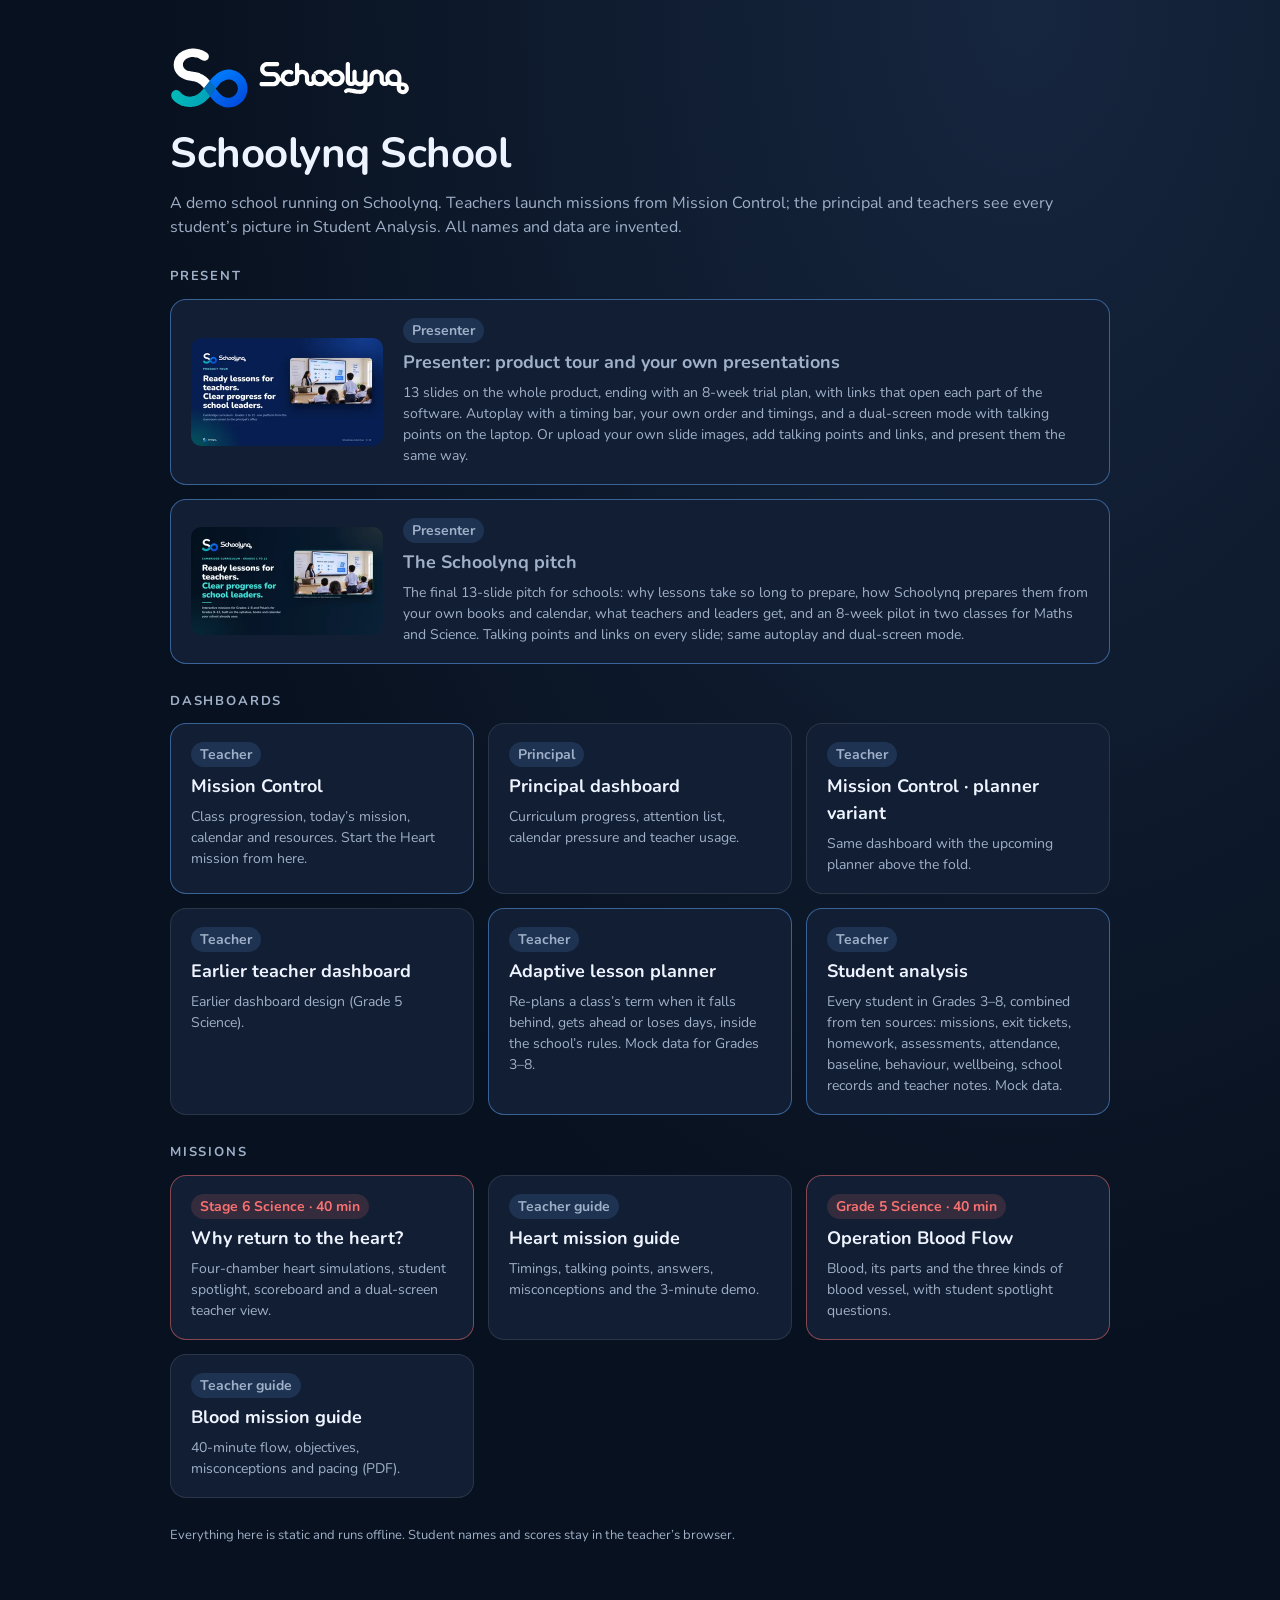
<file: index.html>
<!DOCTYPE html>
<html lang="en">
<head>
  <meta charset="UTF-8" />
  <meta name="viewport" content="width=device-width, initial-scale=1.0" />
  <title>Schoolynq School | Demo</title>
  <style>
    :root { --bg:#08111f; --card:#121e33; --card-2:#16263f; --text:#eef4ff; --muted:#9fb0c8; --border:rgba(255,255,255,.1); --accent:#60a5fa; --heart:#f87171; }
    * { box-sizing:border-box; }
    body { margin:0; min-height:100vh; background:radial-gradient(ellipse at 80% 0, #16263f, transparent 60%), var(--bg); color:var(--text); font:16px/1.5 Inter, system-ui, -apple-system, "Segoe UI", Arial, sans-serif; }
    main { max-width:980px; margin:0 auto; padding:48px 20px 64px; display:flex; flex-direction:column; gap:28px; }
    header p { margin:6px 0 0; color:var(--muted); }
    h1 { margin:0; font-size:clamp(30px,5vw,42px); letter-spacing:-.5px; }
    h2 { margin:0 0 12px; font-size:13px; letter-spacing:.14em; text-transform:uppercase; color:var(--muted); }
    .grid { display:grid; grid-template-columns:repeat(auto-fit,minmax(260px,1fr)); gap:14px; }
    a.card { display:flex; flex-direction:column; gap:6px; padding:18px 20px; border-radius:16px; background:var(--card); border:1px solid var(--border); color:var(--text); text-decoration:none; }
    a.card:hover, a.card:focus-visible { border-color:var(--accent); background:var(--card-2); outline:none; }
    a.card strong { font-size:18px; }
    a.card span { color:var(--muted); font-size:14px; }
    a.card.main { border-color:rgba(96,165,250,.5); }
    a.card.heart { border-color:rgba(248,113,113,.5); }
    .tag { align-self:flex-start; font-size:12px; font-weight:700; padding:2px 9px; border-radius:999px; background:rgba(96,165,250,.15); color:var(--accent); }
    .heart .tag { background:rgba(248,113,113,.15); color:var(--heart); }
    footer { color:var(--muted); font-size:13px; }
  </style>
  <link rel="stylesheet" href="brand/brand.css">
</head>
<body>
  <main>
    <header>
      <img src="brand/schoolynq-logo-white.svg" alt="Schoolynq" width="240" height="60" style="display:block;margin-bottom:14px">
      <h1>Schoolynq School</h1>
      <p>A demo school running on Schoolynq. Teachers launch missions from Mission Control; the principal and teachers see every student’s picture in Student Analysis. All names and data are invented.</p>
    </header>

    <section>
      <h2>Present</h2>
      <div class="grid">
        <a class="card main" href="presenter.html" style="grid-column:1 / -1;flex-direction:row;align-items:center;gap:20px"><img src="slides/thumbs/01.webp" alt="" width="192" height="108" style="border-radius:10px;flex:none"><span style="display:flex;flex-direction:column;gap:6px"><span class="tag">Presenter</span><strong>Presenter: product tour and your own presentations</strong><span>13 slides on the whole product, ending with an 8-week trial plan, with links that open each part of the software. Autoplay with a timing bar, your own order and timings, and a dual-screen mode with talking points on the laptop. Or upload your own slide images, add talking points and links, and present them the same way.</span></span></a>
        <a class="card main" href="presenter.html#pitch" style="grid-column:1 / -1;flex-direction:row;align-items:center;gap:20px"><img src="slides/pitch/thumbs/01.webp" alt="" width="192" height="108" style="border-radius:10px;flex:none"><span style="display:flex;flex-direction:column;gap:6px"><span class="tag">Presenter</span><strong>The Schoolynq pitch</strong><span>The final 13-slide pitch for schools: why lessons take so long to prepare, how Schoolynq prepares them from your own books and calendar, what teachers and leaders get, and an 8-week pilot in two classes for Maths and Science. Talking points and links on every slide; same autoplay and dual-screen mode.</span></span></a>
      </div>
    </section>

    <section>
      <h2>Dashboards</h2>
      <div class="grid">
        <a class="card main" href="teacher-dash-arrows-calendar.html"><span class="tag">Teacher</span><strong>Mission Control</strong><span>Class progression, today’s mission, calendar and resources. Start the Heart mission from here.</span></a>
        <a class="card" href="principal-dash.html"><span class="tag">Principal</span><strong>Principal dashboard</strong><span>Curriculum progress, attention list, calendar pressure and teacher usage.</span></a>
        <a class="card" href="teacher-dash-planner-above-crease.html"><span class="tag">Teacher</span><strong>Mission Control · planner variant</strong><span>Same dashboard with the upcoming planner above the fold.</span></a>
        <a class="card" href="teacher-dash-acolyte.html"><span class="tag">Teacher</span><strong>Earlier teacher dashboard</strong><span>Earlier dashboard design (Grade 5 Science).</span></a>
        <a class="card main" href="lesson-planner.html"><span class="tag">Teacher</span><strong>Adaptive lesson planner</strong><span>Re-plans a class’s term when it falls behind, gets ahead or loses days, inside the school’s rules. Mock data for Grades 3–8.</span></a>
        <a class="card main" href="student-analysis.html"><span class="tag">Teacher</span><strong>Student analysis</strong><span>Every student in Grades 3–8, combined from ten sources: missions, exit tickets, homework, assessments, attendance, baseline, behaviour, wellbeing, school records and teacher notes. Mock data.</span></a>
      </div>
    </section>

    <section>
      <h2>Missions</h2>
      <div class="grid">
        <a class="card heart" href="missions/heart-v4/index.html" target="_blank" rel="noopener"><span class="tag">Stage 6 Science · 40 min</span><strong>Why return to the heart?</strong><span>Four-chamber heart simulations, student spotlight, scoreboard and a dual-screen teacher view.</span></a>
        <a class="card" href="missions/heart-v4/teacher-guide.html" target="_blank" rel="noopener"><span class="tag">Teacher guide</span><strong>Heart mission guide</strong><span>Timings, talking points, answers, misconceptions and the 3-minute demo.</span></a>
        <a class="card heart" href="missions/blood/index.html" target="_blank" rel="noopener"><span class="tag">Grade 5 Science · 40 min</span><strong>Operation Blood Flow</strong><span>Blood, its parts and the three kinds of blood vessel, with student spotlight questions.</span></a>
        <a class="card" href="missions/blood/teacher-guide.pdf" target="_blank" rel="noopener"><span class="tag">Teacher guide</span><strong>Blood mission guide</strong><span>40-minute flow, objectives, misconceptions and pacing (PDF).</span></a>
      </div>
    </section>

    <footer>Everything here is static and runs offline. Student names and scores stay in the teacher’s browser.</footer>
  </main>
</body>
</html>
</file>
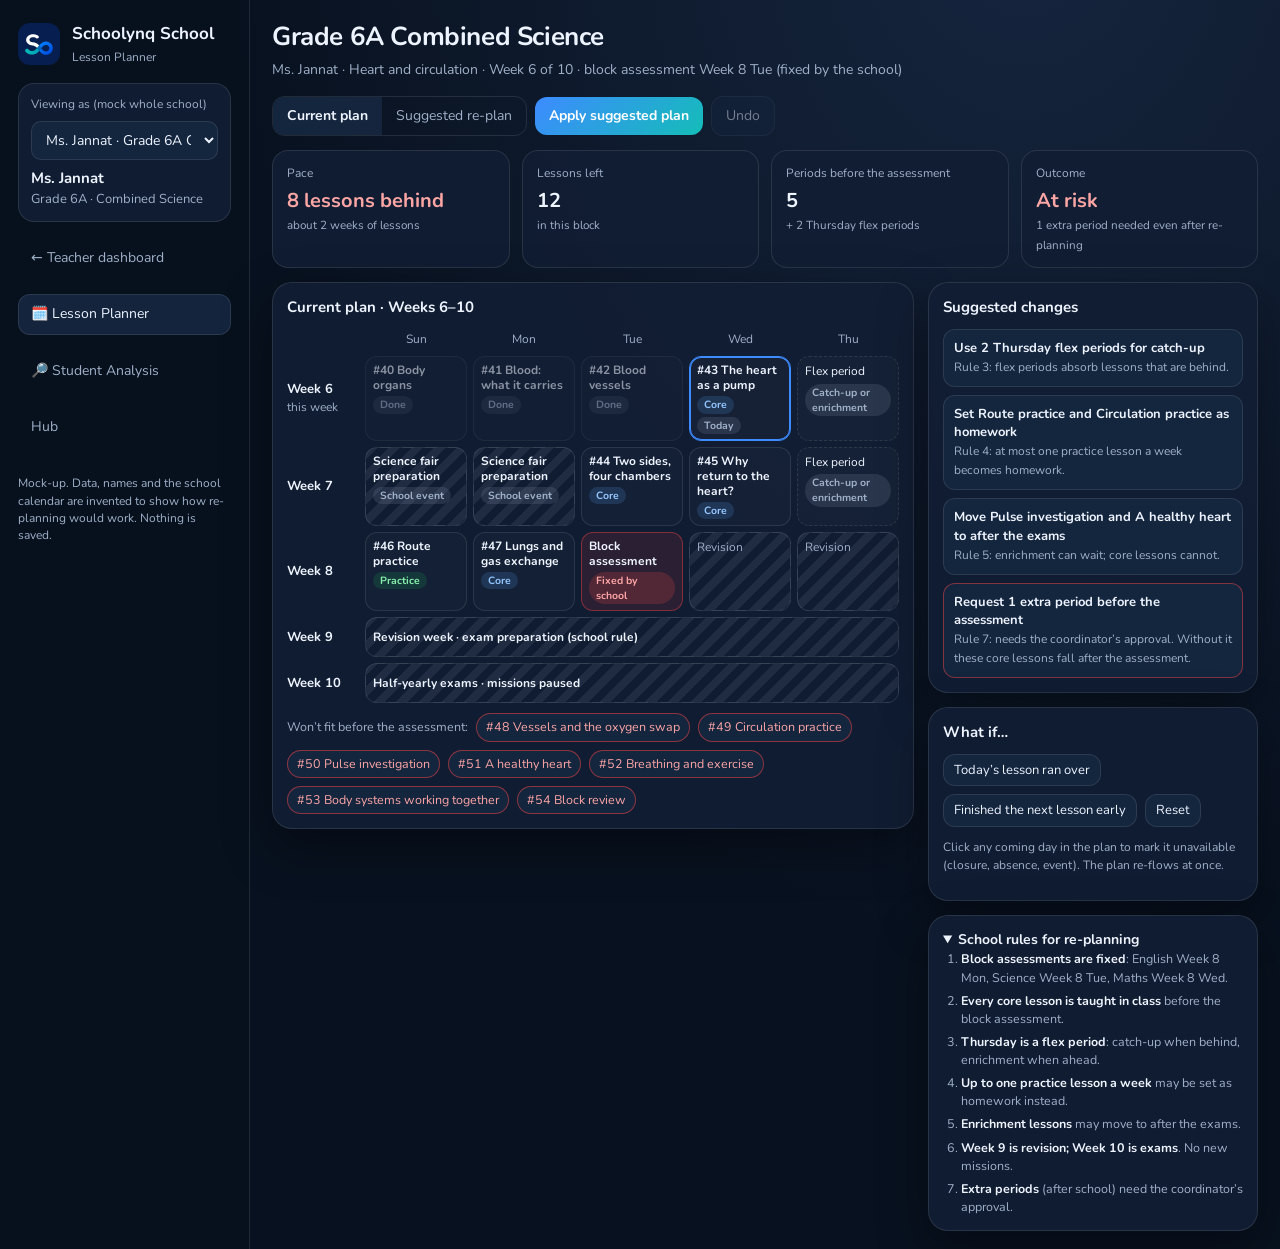
<file: lesson-planner.html>
<!DOCTYPE html>
<html lang="en">
<head>
  <meta charset="UTF-8" />
  <meta name="viewport" content="width=device-width, initial-scale=1.0" />
  <title>Schoolynq School | Lesson Planner</title>
  <style>
    /* Same tokens as the Mission Control teacher dashboard. */
    :root { --bg:#08111f; --card:rgba(18,30,51,.92); --card-2:rgba(22,38,64,.95); --text:#eef4ff; --muted:#9fb0c8; --border:rgba(255,255,255,.1);
      --accent:#60a5fa; --accent-2:#a78bfa; --success:#22c55e; --warning:#f59e0b; --danger:#ef4444; --shadow:0 18px 50px rgba(0,0,0,.35); }
    * { box-sizing:border-box; }
    body { margin:0; min-height:100vh; background:radial-gradient(ellipse at 80% -10%, #16263f, transparent 55%), var(--bg); color:var(--text);
      font:14px/1.45 Inter, system-ui, -apple-system, "Segoe UI", Arial, sans-serif; }
    button, select { font:inherit; color:inherit; }
    .app { display:grid; grid-template-columns:250px minmax(0,1fr); min-height:100vh; }
    .sidebar { padding:22px 18px; border-right:1px solid var(--border); background:rgba(8,17,31,.6); display:flex; flex-direction:column; gap:16px; }
    .brand { display:flex; gap:12px; align-items:center; }
    .brand-mark { width:42px; height:42px; border-radius:12px; display:grid; place-items:center; font-weight:800; background:linear-gradient(135deg,var(--accent),var(--accent-2)); }
    .brand h1 { margin:0; font-size:17px; } .brand span { color:var(--muted); font-size:12px; }
    .side-card { padding:12px; border:1px solid var(--border); border-radius:16px; background:var(--card); display:flex; flex-direction:column; gap:8px; }
    .side-card label { font-size:12px; color:var(--muted); }
    select { width:100%; background:var(--card-2); border:1px solid var(--border); border-radius:10px; padding:8px 10px; }
    .side-link { color:var(--muted); text-decoration:none; padding:9px 12px; border-radius:12px; border:1px solid transparent; }
    .side-link:hover, .side-link.active { color:var(--text); background:var(--card-2); border-color:var(--border); }
    .who { font-size:13px; color:var(--muted); } .who strong { color:var(--text); display:block; font-size:15px; }
    main { padding:18px 22px; display:flex; flex-direction:column; gap:14px; min-width:0; }
    .top { display:flex; justify-content:space-between; align-items:flex-end; gap:16px; flex-wrap:wrap; }
    .top h2 { margin:0; font-size:26px; letter-spacing:-.4px; } .top p { margin:4px 0 0; color:var(--muted); }
    .seg { display:inline-flex; border:1px solid var(--border); border-radius:12px; overflow:hidden; }
    .seg button { background:transparent; border:0; padding:9px 14px; cursor:pointer; color:var(--muted); }
    .seg button.on { background:var(--card-2); color:var(--text); font-weight:700; }
    .btn { border:1px solid var(--border); background:var(--card-2); padding:9px 14px; border-radius:12px; cursor:pointer; }
    .btn:hover { border-color:var(--accent); } .btn:disabled { opacity:.45; cursor:default; }
    .btn.primary { background:linear-gradient(135deg,var(--accent),var(--accent-2)); border:0; color:#fff; font-weight:700; }
    .btn.small { padding:6px 10px; font-size:13px; }
    .actions { display:flex; gap:8px; align-items:center; flex-wrap:wrap; }
    .kpis { display:grid; grid-template-columns:repeat(4,minmax(0,1fr)); gap:12px; }
    .kpi { padding:12px 14px; border:1px solid var(--border); border-radius:16px; background:var(--card); }
    .kpi span { color:var(--muted); font-size:12px; } .kpi strong { display:block; font-size:20px; margin-top:2px; } .kpi small { color:var(--muted); }
    .kpi.bad strong { color:#fca5a5; } .kpi.warn strong { color:#fcd34d; } .kpi.good strong { color:#86efac; }
    .layout { display:grid; grid-template-columns:minmax(0,1fr) 330px; gap:14px; align-items:start; }
    .card { background:var(--card); border:1px solid var(--border); border-radius:20px; padding:14px; box-shadow:var(--shadow); }
    .card h3 { margin:0 0 10px; font-size:15px; }
    .grid { display:grid; grid-template-columns:72px repeat(5,minmax(0,1fr)); gap:6px; }
    .gh { font-size:12px; color:var(--muted); text-align:center; padding:2px 0; }
    .wk { font-size:12px; color:var(--muted); display:flex; flex-direction:column; justify-content:center; }
    .wk strong { color:var(--text); font-size:13px; }
    .cell { min-height:66px; border-radius:12px; border:1px solid var(--border); background:rgba(255,255,255,.02); padding:6px 7px; font-size:12px; display:flex; flex-direction:column; gap:3px; }
    .cell.clickable { cursor:pointer; } .cell.clickable:hover { border-color:var(--accent); }
    .cell.past { opacity:.55; } .cell.today { border-color:var(--accent); box-shadow:inset 0 0 0 1px var(--accent); }
    .cell.blocked { background:repeating-linear-gradient(135deg,rgba(148,163,184,.12) 0 8px,transparent 8px 16px); color:var(--muted); }
    .cell.whatif { background:repeating-linear-gradient(135deg,rgba(239,68,68,.16) 0 8px,transparent 8px 16px); border-color:rgba(239,68,68,.5); }
    .cell.assess { background:rgba(239,68,68,.12); border-color:rgba(239,68,68,.45); }
    .cell.flex { border-style:dashed; }
    .cell.wide { grid-column:span 5; min-height:40px; justify-content:center; }
    .lt { font-weight:700; color:var(--text); line-height:1.25; }
    .tag { align-self:flex-start; font-size:10.5px; font-weight:700; padding:1px 7px; border-radius:999px; background:rgba(148,163,184,.16); color:var(--muted); }
    .tag.core { background:rgba(96,165,250,.16); color:#93c5fd; } .tag.practice { background:rgba(34,197,94,.14); color:#86efac; }
    .tag.enrich { background:rgba(139,92,246,.18); color:#c4b5fd; } .tag.change { background:rgba(245,158,11,.18); color:#fcd34d; }
    .tag.risk { background:rgba(239,68,68,.2); color:#fca5a5; }
    .hw { font-size:11px; color:#86efac; }
    .extra { margin-top:3px; padding:4px 6px; border-radius:8px; border:1px dashed rgba(239,68,68,.6); color:#fca5a5; font-size:11px; }
    .tray { margin-top:10px; display:flex; gap:8px; flex-wrap:wrap; align-items:center; font-size:12.5px; }
    .tray .lbl { color:var(--muted); } .pill { padding:4px 9px; border-radius:999px; border:1px solid var(--border); background:var(--card-2); }
    .pill.late { border-color:rgba(239,68,68,.55); color:#fca5a5; } .pill.later { border-color:rgba(139,92,246,.5); color:#c4b5fd; }
    .changes { display:flex; flex-direction:column; gap:8px; margin:0; padding:0; list-style:none; }
    .changes li { padding:9px 10px; border-radius:12px; background:var(--card-2); border:1px solid var(--border); font-size:13px; }
    .changes li b { display:block; } .changes li span { color:var(--muted); font-size:12px; }
    .changes li.need { border-color:rgba(239,68,68,.5); }
    .rules { margin:0; padding-left:18px; color:var(--muted); font-size:12.5px; display:flex; flex-direction:column; gap:5px; }
    .rules b { color:var(--text); }
    .side-stack { display:flex; flex-direction:column; gap:14px; }
    .note { color:var(--muted); font-size:12px; }
    .toast { position:fixed; right:22px; bottom:22px; padding:12px 16px; border-radius:14px; background:#0f1d33; border:1px solid var(--accent); box-shadow:var(--shadow); opacity:0; transform:translateY(10px); transition:.2s; pointer-events:none; max-width:420px; }
    .toast.show { opacity:1; transform:none; }
    details summary { cursor:pointer; font-weight:700; }
    @media (max-width:1200px) { .layout { grid-template-columns:1fr; } .kpis { grid-template-columns:repeat(2,minmax(0,1fr)); } }
    @media (max-width:860px) { .app { grid-template-columns:1fr; } .sidebar { border-right:0; border-bottom:1px solid var(--border); } .grid { overflow-x:auto; } }
  </style>
  <link rel="stylesheet" href="brand/brand.css">
</head>
<body>
<div class="app">
  <aside class="sidebar">
    <div class="brand"><div class="brand-mark"><img src="brand/schoolynq-mark-white.svg" alt="Schoolynq"></div><div><h1>Schoolynq School</h1><span>Lesson Planner</span></div></div>
    <div class="side-card">
      <label for="teacherSel">Viewing as (mock whole school)</label>
      <select id="teacherSel"></select>
      <div class="who" id="who"></div>
    </div>
    <a class="side-link" href="teacher-dash-arrows-calendar.html">← Teacher dashboard</a>
    <a class="side-link active" href="lesson-planner.html">🗓️ Lesson Planner</a>
    <a class="side-link" href="student-analysis.html">🔎 Student Analysis</a>
    <a class="side-link" href="index.html">Hub</a>
    <p class="note">Mock-up. Data, names and the school calendar are invented to show how re-planning would work. Nothing is saved.</p>
  </aside>

  <main>
    <div class="top">
      <div><h2 id="title">Lesson Planner</h2><p id="subtitle"></p></div>
      <div class="actions">
        <div class="seg" role="group" aria-label="Plan view"><button id="viewCurrent" class="on">Current plan</button><button id="viewSuggested">Suggested re-plan</button></div>
        <button class="btn primary" id="apply">Apply suggested plan</button>
        <button class="btn" id="undo" disabled>Undo</button>
      </div>
    </div>

    <section class="kpis" id="kpis" aria-live="polite"></section>

    <div class="layout">
      <section class="card">
        <h3 id="gridTitle">Term plan · Weeks 6–10</h3>
        <div class="grid" id="grid"></div>
        <div class="tray" id="tray"></div>
      </section>
      <div class="side-stack">
        <section class="card"><h3>Suggested changes</h3><ul class="changes" id="changes"></ul></section>
        <section class="card">
          <h3>What if…</h3>
          <div class="actions">
            <button class="btn small" id="wiOver">Today’s lesson ran over</button>
            <button class="btn small" id="wiEarly">Finished the next lesson early</button>
            <button class="btn small" id="wiReset">Reset</button>
          </div>
          <p class="note">Click any coming day in the plan to mark it unavailable (closure, absence, event). The plan re-flows at once.</p>
        </section>
        <section class="card"><details open><summary>School rules for re-planning</summary><ol class="rules" id="rules"></ol></details></section>
      </div>
    </div>
  </main>
</div>
<div class="toast" id="toast" role="status"></div>

<script>
// ---------------------------------------------------------------- school calendar and rules (set by the school)
const DAYS = ['Sun', 'Mon', 'Tue', 'Wed', 'Thu'];
const FLEX_DAY = 4;                       // Thursday is a flex period
const TODAY = { week: 6, day: 3 };         // Wednesday, Week 6 of a 10-week half-year
const TEACH_WEEKS = [6, 7, 8];
const ASSESSMENT = { Science: { week: 8, day: 2 }, Maths: { week: 8, day: 3 }, English: { week: 8, day: 1 } };
const EVENTS = [
  { week: 7, day: 0, subject: 'Science', label: 'Science fair preparation' },
  { week: 7, day: 1, subject: 'Science', label: 'Science fair preparation' }
];
const RULES = [
  '<b>Block assessments are fixed</b>: English Week 8 Mon, Science Week 8 Tue, Maths Week 8 Wed.',
  '<b>Every core lesson is taught in class</b> before the block assessment.',
  '<b>Thursday is a flex period</b>: catch-up when behind, enrichment when ahead.',
  '<b>Up to one practice lesson a week</b> may be set as homework instead.',
  '<b>Enrichment lessons</b> may move to after the exams.',
  '<b>Week 9 is revision; Week 10 is exams</b>. No new missions.',
  '<b>Extra periods</b> (after school) need the coordinator’s approval.'
];

// ---------------------------------------------------------------- mock whole school: one class per teacher
// k: c = core, p = practice (may become homework), e = enrichment (may move after exams). done = already taught.
const L = (n, t, k = 'c', done = false) => ({ n, t, k, done });
const SCHOOL = [
  // today: the lesson on today's dashboard when it is not simply the next untaught one (Muscles was skipped and is overdue).
  { id: 'farhana', teacher: 'Ms. Farhana', cls: 'Grade 5A', subject: 'Science', course: 'Combined Science', unit: 'Human Body', planned: 56, today: 56, lessons: [
    L(50, 'Food and nutrients', 'c', true), L(51, 'Healthy eating', 'c', true), L(52, 'Body systems', 'c', true), L(53, 'Skeleton', 'c', true),
    L(54, 'Muscles'), L(55, 'Blood and blood vessels', 'c', true), L(56, 'The heart'), L(57, 'Lungs and breathing'), L(58, 'Digestion'),
    L(59, 'Body systems practice', 'p'), L(60, 'Exercise and the pulse', 'e'), L(61, 'Human body review')] },
  { id: 'jannat', teacher: 'Ms. Jannat', cls: 'Grade 6A', subject: 'Science', course: 'Combined Science', unit: 'Heart and circulation', planned: 51, lessons: [
    L(40, 'Body organs', 'c', true), L(41, 'Blood: what it carries', 'c', true), L(42, 'Blood vessels', 'c', true), L(43, 'The heart as a pump'),
    L(44, 'Two sides, four chambers'), L(45, 'Why return to the heart?'), L(46, 'Route practice', 'p'), L(47, 'Lungs and gas exchange'),
    L(48, 'Vessels and the oxygen swap'), L(49, 'Circulation practice', 'p'), L(50, 'Pulse investigation', 'e'), L(51, 'A healthy heart', 'e'),
    L(52, 'Breathing and exercise'), L(53, 'Body systems working together'), L(54, 'Block review')] },
  { id: 'rashed', teacher: 'Mr. Rashed', cls: 'Grade 5A', subject: 'Maths', course: 'Mathematics', unit: 'Fractions and decimals', planned: 68, lessons: [
    L(60, 'Fractions of a quantity', 'c', true), L(61, 'Equivalent fractions', 'c', true), L(62, 'Simplifying fractions', 'c', true), L(63, 'Comparing fractions', 'c', true),
    L(64, 'Adding fractions'), L(65, 'Subtracting fractions'), L(66, 'Fractions practice', 'p'), L(67, 'Mixed numbers'), L(68, 'Improper fractions'),
    L(69, 'Fractions and decimals'), L(70, 'Decimal place value'), L(71, 'Rounding decimals'), L(72, 'Fraction games', 'e'), L(73, 'Problem solving'), L(74, 'Block review')] },
  { id: 'imran', teacher: 'Mr. Imran', cls: 'Grade 4B', subject: 'Maths', course: 'Mathematics', unit: 'Measurement', planned: 33, lessons: [
    L(30, 'Length', 'c', true), L(31, 'Mass', 'c', true), L(32, 'Capacity', 'c', true), L(33, 'Time', 'c', true), L(34, 'Reading timetables', 'c', true),
    L(35, 'Perimeter'), L(36, 'Area by counting squares'), L(37, 'Area of rectangles'), L(38, 'Measurement practice', 'p'), L(39, 'Measure the playground', 'e'), L(40, 'Block review')] },
  { id: 'nayeem', teacher: 'Mr. Nayeem', cls: 'Grade 7A', subject: 'Science', course: 'Physics', unit: 'Forces and motion', planned: 26, lessons: [
    L(21, 'Forces around us', 'c', true), L(22, 'Balanced forces', 'c', true), L(23, 'Friction', 'c', true), L(24, 'Air resistance', 'c', true), L(25, 'Measuring speed', 'c', true),
    L(26, 'Speed calculations'), L(27, 'Distance–time graphs'), L(28, 'Speed practice', 'p'), L(29, 'Ramp investigation', 'e'), L(30, 'Block review')] },
  { id: 'samia', teacher: 'Ms. Samia', cls: 'Grade 8A', subject: 'Science', course: 'Biology', unit: 'Cells and organisation', planned: 17, lessons: [
    L(12, 'Plant and animal cells', 'c', true), L(13, 'Specialised cells', 'c', true), L(14, 'Using a microscope', 'c', true), L(15, 'Diffusion', 'c', true), L(16, 'Tissues and organs', 'c', true),
    L(17, 'Organ systems'), L(18, 'Unicellular organisms'), L(19, 'Cells practice', 'p'), L(20, 'Onion cell slide', 'e'), L(21, 'Block review')] },
  { id: 'sajid', teacher: 'Mr. Sajid', cls: 'Grade 8B', subject: 'Maths', course: 'Mathematics', unit: 'Algebra', planned: 45, lessons: [
    L(40, 'Expressions', 'c', true), L(41, 'Expanding brackets', 'c', true), L(42, 'Factorising', 'c', true), L(43, 'Substitution', 'c', true), L(44, 'Formulae', 'c', true),
    L(45, 'Linear equations'), L(46, 'Equations with brackets'), L(47, 'Equations practice', 'p'), L(48, 'Forming equations'), L(49, 'Inequalities'),
    L(50, 'Sequences'), L(51, 'Algebra puzzles', 'e'), L(52, 'Block review')] },
  { id: 'tania', teacher: 'Ms. Tania', cls: 'Grade 3A', subject: 'English', course: 'English', unit: 'Story writing', planned: 24, lessons: [
    L(18, 'Story openings', 'c', true), L(19, 'Characters', 'c', true), L(20, 'Settings', 'c', true), L(21, 'Speech marks', 'c', true), L(22, 'Story problems', 'c', true),
    L(23, 'Plan a story'), L(24, 'Write the middle'), L(25, 'Write the ending'), L(26, 'Editing practice', 'p'), L(27, 'Share our stories', 'e'), L(28, 'Spelling review'), L(29, 'Block review')] },
  { id: 'ruma', teacher: 'Ms. Ruma', cls: 'Grade 6B', subject: 'English', course: 'English', unit: 'Persuasive writing', planned: 36, lessons: [
    L(31, 'Fact and opinion', 'c', true), L(32, 'Persuasive language', 'c', true), L(33, 'Reading adverts', 'c', true), L(34, 'Rhetorical questions', 'c', true), L(35, 'Planning an argument', 'c', true),
    L(36, 'Writing a letter'), L(37, 'Counter-arguments'), L(38, 'Editing practice', 'p'), L(39, 'Class debate', 'e'), L(40, 'Speeches'), L(41, 'Block review')] }
];

// ---------------------------------------------------------------- planner
const st = { id: 'jannat', view: 'current', whatif: {}, applied: {}, history: [] };
const key = (w, d) => w + '-' + d;
const cmp = (a, b) => a.week - b.week || a.day - b.day;
const clsNow = () => SCHOOL.find((c) => c.id === st.id);
function wi() { return st.whatif[st.id] || (st.whatif[st.id] = { blocked: new Set(), over: 0, early: 0 }); }

/* Slots for one class between today and its block assessment, after events and what-if closures. */
function slots(c) {
  const a = ASSESSMENT[c.subject], w = wi(), out = [];
  for (const week of TEACH_WEEKS) for (let day = 0; day < 5; day++) {
    const s = { week, day };
    if (cmp(s, TODAY) < 0 || cmp(s, a) >= 0) continue;
    if (EVENTS.some((e) => e.week === week && e.day === day && e.subject === c.subject)) continue;
    if (w.blocked.has(key(week, day))) continue;
    out.push({ ...s, flex: day === FLEX_DAY });
  }
  return out;
}
/* Lessons still to teach, today's first, with the what-ifs applied. */
function remaining(c) {
  const w = wi(), left = c.lessons.filter((l) => !l.done);
  const today = left.find((l) => l.n === c.today) || left[0];
  if (!today) return [];
  const rest = [today, ...left.filter((l) => l !== today)];
  rest.splice(1, w.early);   // finished early: the lessons after today are done
  rest.splice(1, 0, ...Array.from({ length: w.over }, (_, i) => ({ n: today.n, t: today.t + ' (continued' + (w.over > 1 ? ' ' + (i + 1) : '') + ')', k: 'c', cont: true })));
  return rest;
}
/* Pace against the school's term plan, in lessons (4 class periods a week). */
function pace(c) {
  const w = wi();
  const behind = c.lessons.filter((l) => !l.done && l.n < c.planned).length + w.over - w.early;
  const ahead = c.lessons.filter((l) => l.done && l.n >= c.planned).length;
  return ahead > behind ? -(ahead - behind) : behind;
}

/* Current plan: lessons go into the normal periods in order; anything left over falls after the assessment. */
function planCurrent(c) {
  const list = remaining(c), normal = slots(c).filter((s) => !s.flex);
  const placed = list.slice(0, normal.length).map((l, i) => ({ lesson: l, slot: normal[i] }));
  return { placed, late: list.slice(normal.length), homework: [], later: [], extra: [], flexUsed: [], spare: Math.max(0, normal.length - list.length), actions: [] };
}

/* Suggested plan: apply the school's catch-up rules in order until everything fits. */
function planSuggested(c) {
  const all = slots(c), normal = all.filter((s) => !s.flex), flex = all.filter((s) => s.flex);
  let inClass = remaining(c), actions = [], homework = [], later = [], extra = [], flexUsed = [];
  let deficit = inClass.length - normal.length;
  if (deficit > 0) {
    flexUsed = flex.slice(0, Math.min(deficit, flex.length));
    deficit -= flexUsed.length;
    if (flexUsed.length) actions.push({ t: `Use ${flexUsed.length} Thursday flex period${flexUsed.length > 1 ? 's' : ''} for catch-up`, why: 'Rule 3: flex periods absorb lessons that are behind.' });
  }
  if (deficit > 0) {
    const weeks = new Set(normal.concat(flexUsed).map((s) => s.week));
    const canMove = inClass.filter((l) => l.k === 'p').slice(0, Math.min(deficit, weeks.size));
    canMove.forEach((l) => { inClass.splice(inClass.indexOf(l), 1); homework.push(l); });
    deficit -= canMove.length;
    if (canMove.length) actions.push({ t: `Set ${canMove.map((l) => l.t).join(' and ')} as homework`, why: 'Rule 4: at most one practice lesson a week becomes homework.' });
  }
  if (deficit > 0) {
    const move = inClass.filter((l) => l.k === 'e').slice(0, deficit);
    move.forEach((l) => { inClass.splice(inClass.indexOf(l), 1); later.push(l); });
    deficit -= move.length;
    if (move.length) actions.push({ t: `Move ${move.map((l) => l.t).join(' and ')} to after the exams`, why: 'Rule 5: enrichment can wait; core lessons cannot.' });
  }
  const teach = normal.concat(flexUsed).sort(cmp);
  const placed = inClass.slice(0, teach.length).map((l, i) => ({ lesson: l, slot: teach[i] }));
  extra = inClass.slice(teach.length);
  if (extra.length) actions.push({ need: true, t: `Request ${extra.length} extra period${extra.length > 1 ? 's' : ''} before the assessment`, why: 'Rule 7: needs the coordinator’s approval. Without it these core lessons fall after the assessment.' });
  const spare = Math.max(0, teach.length - inClass.length);
  if (spare > 0) actions.push({ t: `${spare} period${spare > 1 ? 's' : ''} free before the assessment`, why: 'You are ahead: use them for an extension task or start revision early. Thursday stays an enrichment period.' });
  if (!actions.length) actions.push({ t: 'No changes needed', why: 'Every lesson fits before the block assessment.' });
  // Set each homework on the first lesson after the content it practises, in a week with no homework yet (rule 4).
  const hwWeeks = new Set();
  homework.forEach((h) => {
    const from = Math.max(0, placed.filter((p) => p.lesson.n < h.n).length - 1);
    const free = placed.filter((p, i) => i >= from && !hwWeeks.has(p.slot.week));
    const at = free[0] || placed.filter((p) => !hwWeeks.has(p.slot.week)).pop();
    if (at) { (at.hw = at.hw || []).push(h); hwWeeks.add(at.slot.week); }
  });
  return { placed, late: [], homework, later, extra, flexUsed, spare, actions };
}
function activePlan(c) { return st.view === 'suggested' ? planSuggested(c) : planCurrent(c); }

// ---------------------------------------------------------------- views
const $ = (id) => document.getElementById(id);
const esc = (s) => String(s).replace(/[&<>"]/g, (ch) => ({ '&': '&amp;', '<': '&lt;', '>': '&gt;', '"': '&quot;' }[ch]));
const kindTag = (l) => `<span class="tag ${l.k === 'p' ? 'practice' : l.k === 'e' ? 'enrich' : 'core'}">${l.cont ? 'Continued' : l.k === 'p' ? 'Practice' : l.k === 'e' ? 'Enrichment' : 'Core'}</span>`;

function render() {
  const c = clsNow(), p = activePlan(c), cur = planCurrent(c), sug = planSuggested(c), pc = pace(c), a = ASSESSMENT[c.subject], all = slots(c);
  const applied = !!st.applied[c.id];
  $('title').textContent = `${c.cls} ${c.course}`;
  $('subtitle').textContent = `${c.teacher} · ${c.unit} · Week ${TODAY.week} of 10 · block assessment Week ${a.week} ${DAYS[a.day]} (fixed by the school)`;
  $('who').innerHTML = `<strong>${esc(c.teacher)}</strong>${esc(c.cls)} · ${esc(c.course)}`;
  $('viewCurrent').classList.toggle('on', st.view === 'current');
  $('viewSuggested').classList.toggle('on', st.view === 'suggested');
  $('viewCurrent').textContent = applied ? 'Previous plan' : 'Current plan';
  $('viewSuggested').textContent = applied ? 'Applied plan' : 'Suggested re-plan';
  $('apply').disabled = applied || (sug.actions.length === 1 && sug.actions[0].t === 'No changes needed');
  $('undo').disabled = !applied;

  const left = remaining(c).length, normal = all.filter((s) => !s.flex).length, flex = all.length - normal;
  const fits = sug.extra.length === 0;
  const outcome = cur.late.length === 0 ? ['Fits', 'good', 'every lesson before the assessment']
    : fits ? ['Fits after re-plan', 'warn', `${cur.late.length} lesson${cur.late.length > 1 ? 's' : ''} late in the current plan`]
    : ['At risk', 'bad', `${sug.extra.length} extra period${sug.extra.length > 1 ? 's' : ''} needed even after re-planning`];
  const paceTxt = pc > 0 ? [`${pc} lesson${pc > 1 ? 's' : ''} behind`, pc >= 4 ? 'bad' : 'warn', pc >= 4 ? `about ${Math.round(pc / 4)} week${Math.round(pc / 4) > 1 ? 's' : ''} of lessons` : 'against the term plan']
    : pc < 0 ? [`${-pc} lesson${-pc > 1 ? 's' : ''} ahead`, 'good', 'against the term plan'] : ['On track', 'good', 'matches the term plan'];
  $('kpis').innerHTML = [
    ['Pace', ...paceTxt], ['Lessons left', String(left), '', 'in this block'],
    ['Periods before the assessment', String(normal), '', `+ ${flex} Thursday flex period${flex === 1 ? '' : 's'}`], ['Outcome', ...outcome]
  ].map(([k, v, cls, sub]) => `<div class="kpi ${cls}"><span>${esc(k)}</span><strong>${esc(v)}</strong><small>${esc(sub)}</small></div>`).join('');

  // plan grid
  const at = new Map(p.placed.map((x) => [key(x.slot.week, x.slot.day), x]));
  const flexKeys = new Set(p.flexUsed.map((s) => key(s.week, s.day)));
  const lastTeach = p.placed[p.placed.length - 1];
  const past = c.lessons.filter((l) => l.done).slice(-TODAY.day);
  let html = '<div></div>' + DAYS.map((d) => `<div class="gh">${d}</div>`).join('');
  for (const week of [6, 7, 8]) {
    html += `<div class="wk"><strong>Week ${week}</strong>${week === TODAY.week ? 'this week' : ''}</div>`;
    for (let day = 0; day < 5; day++) {
      const k = key(week, day), s = { week, day }, ev = EVENTS.find((e) => e.week === week && e.day === day && e.subject === c.subject);
      if (cmp(s, TODAY) < 0) { const l = past[day - (TODAY.day - past.length)]; html += `<div class="cell past">${l ? `<span class="lt">#${l.n} ${esc(l.t)}</span><span class="tag">Done</span>` : '<span>Taught</span>'}</div>`; continue; }
      if (week === a.week && day === a.day) { html += `<div class="cell assess"><span class="lt">Block assessment</span><span class="tag risk">Fixed by school</span></div>`; continue; }
      if (cmp(s, a) > 0) { html += `<div class="cell blocked"><span>Revision</span></div>`; continue; }
      if (ev) { html += `<div class="cell blocked"><span class="lt">${esc(ev.label)}</span><span class="tag">School event</span></div>`; continue; }
      if (wi().blocked.has(k)) { html += `<div class="cell whatif clickable" data-cell="${k}" title="Click to make this day available again"><span class="lt">Unavailable</span><span class="tag risk">What-if</span></div>`; continue; }
      const x = at.get(k), today = week === TODAY.week && day === TODAY.day, isFlex = day === FLEX_DAY;
      const extraHere = lastTeach && p.extra.length && k === key(lastTeach.slot.week, lastTeach.slot.day)
        ? p.extra.map((l) => `<div class="extra">+ Extra period after school: #${l.n} ${esc(l.t)} · needs approval</div>`).join('') : '';
      html += `<div class="cell clickable ${today ? 'today' : ''} ${isFlex ? 'flex' : ''}" data-cell="${k}" title="Click to mark this day unavailable">`
        + (x ? `<span class="lt">#${x.lesson.n} ${esc(x.lesson.t)}</span>${kindTag(x.lesson)}${flexKeys.has(k) ? '<span class="tag change">Catch-up in flex period</span>' : ''}${(x.hw || []).map((h) => `<span class="hw">+ Homework: ${esc(h.t)}</span>`).join('')}`
          : isFlex ? '<span>Flex period</span><span class="tag">Catch-up or enrichment</span>' : '<span>Free period</span><span class="tag change">Extension or early revision</span>')
        + (today ? '<span class="tag">Today</span>' : '') + extraHere + '</div>';
    }
  }
  html += `<div class="wk"><strong>Week 9</strong></div><div class="cell blocked wide"><span class="lt">Revision week · exam preparation (school rule)</span></div>`;
  html += `<div class="wk"><strong>Week 10</strong></div><div class="cell blocked wide"><span class="lt">Half-yearly exams · missions paused</span></div>`;
  $('grid').innerHTML = html;
  $('tray').innerHTML = (p.late.length ? `<span class="lbl">Won’t fit before the assessment:</span>${p.late.map((l) => `<span class="pill late">#${l.n} ${esc(l.t)}</span>`).join('')}` : '')
    + (p.later.length ? `<span class="lbl">After the exams:</span>${p.later.map((l) => `<span class="pill later">#${l.n} ${esc(l.t)}</span>`).join('')}` : '');
  $('gridTitle').textContent = (st.view === 'suggested' ? (applied ? 'Applied plan' : 'Suggested re-plan') : (applied ? 'Previous plan' : 'Current plan')) + ' · Weeks 6–10';
  $('changes').innerHTML = sug.actions.map((x) => `<li class="${x.need ? 'need' : ''}"><b>${esc(x.t)}</b><span>${esc(x.why)}</span></li>`).join('');
  document.querySelectorAll('[data-cell]').forEach((el) => (el.onclick = () => {
    const b = wi().blocked; b.has(el.dataset.cell) ? b.delete(el.dataset.cell) : b.add(el.dataset.cell); render();
  }));
}

function toast(msg) { const t = $('toast'); t.textContent = msg; t.classList.add('show'); clearTimeout(toast.t); toast.t = setTimeout(() => t.classList.remove('show'), 3200); }
function init() {
  $('teacherSel').innerHTML = SCHOOL.map((c) => `<option value="${c.id}">${esc(c.teacher)} · ${esc(c.cls)} ${esc(c.course)}</option>`).join('');
  $('teacherSel').value = st.id;
  $('teacherSel').onchange = (e) => { st.id = e.target.value; st.view = st.applied[st.id] ? 'suggested' : 'current'; render(); };
  $('rules').innerHTML = RULES.map((r) => `<li>${r}</li>`).join('');
  $('viewCurrent').onclick = () => { st.view = 'current'; render(); };
  $('viewSuggested').onclick = () => { st.view = 'suggested'; render(); };
  $('apply').onclick = () => {
    const s = planSuggested(clsNow());
    st.applied[st.id] = true; st.view = 'suggested'; render();
    toast(s.extra.length ? 'Plan applied and sent to Mission Control. Extra-period request sent to the coordinator.' : 'Plan applied and sent to Mission Control.');
  };
  $('undo').onclick = () => { delete st.applied[st.id]; st.view = 'current'; render(); toast('Back to the previous plan.'); };
  $('wiOver').onclick = () => { wi().over++; render(); };
  $('wiEarly').onclick = () => { wi().early++; render(); };
  $('wiReset').onclick = () => { delete st.whatif[st.id]; render(); };
  render();
}
init();
window.PLANNER = { SCHOOL, planCurrent, planSuggested, pace, slots, state: st, render };
</script>
</body>
</html>
</file>
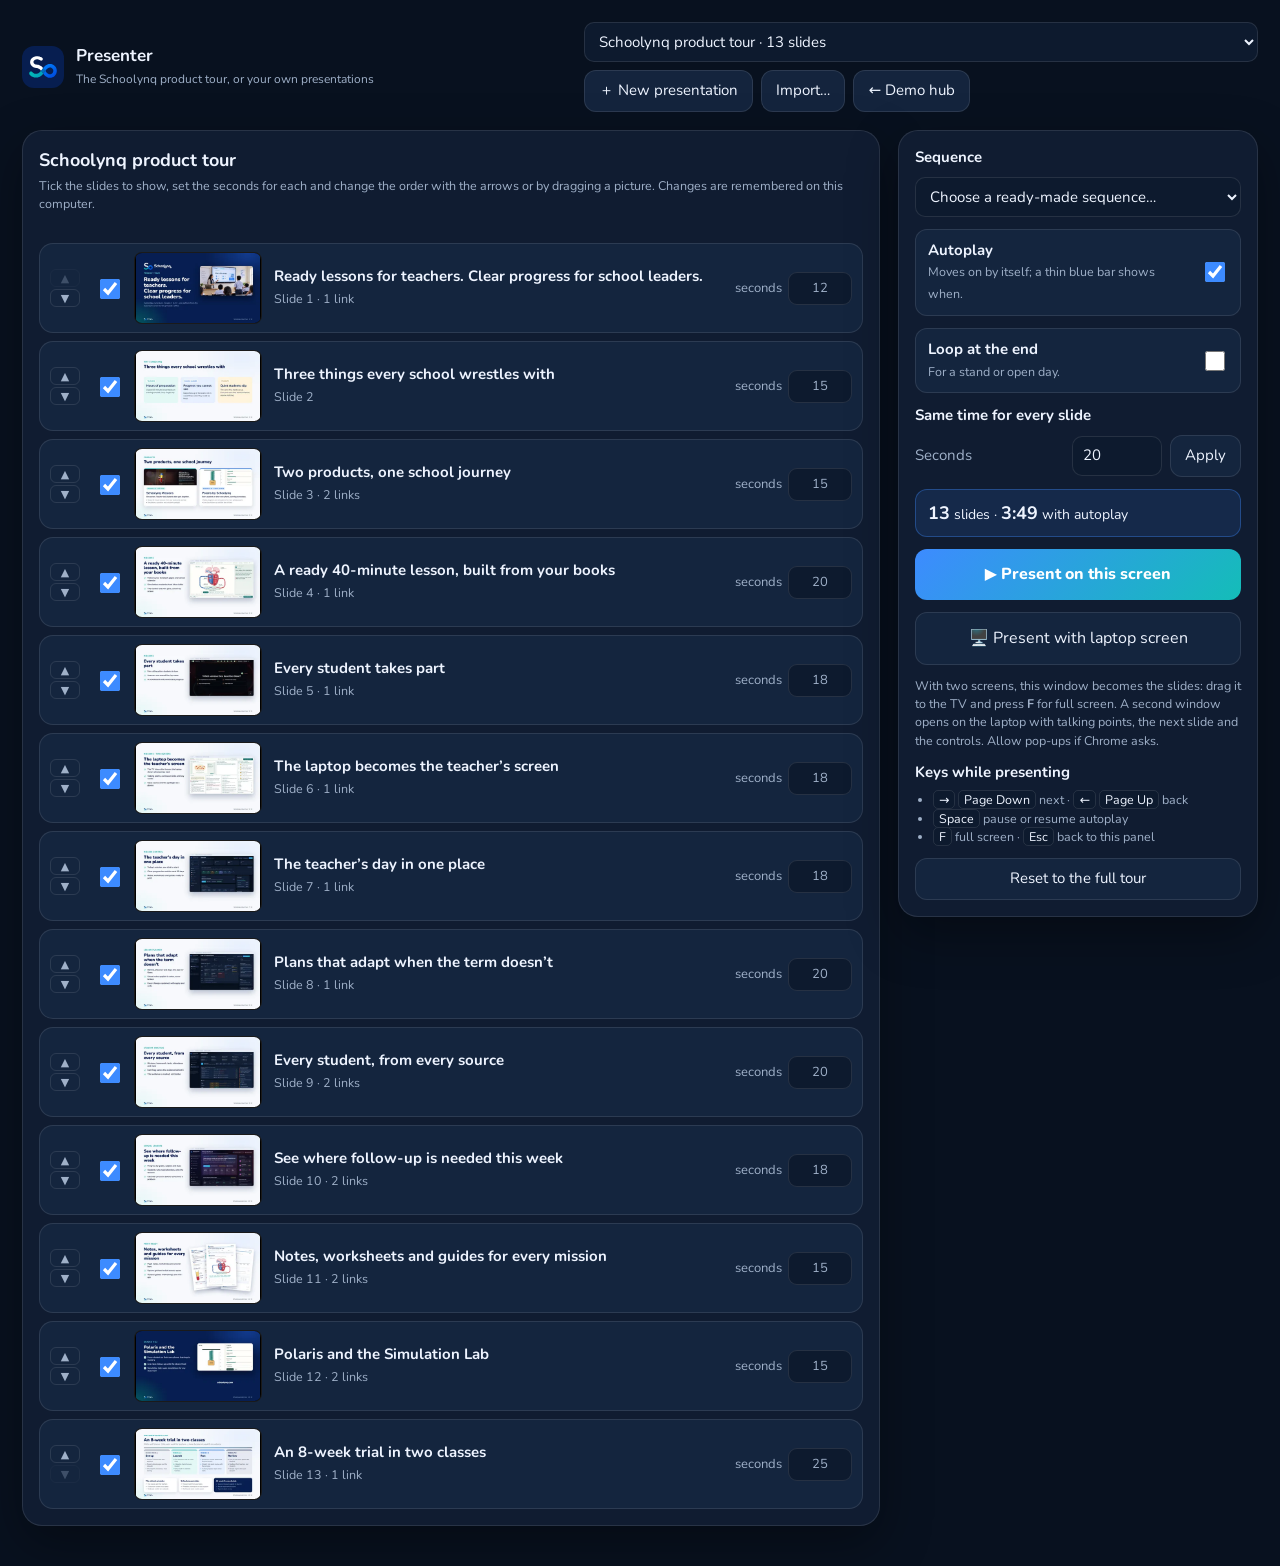
<file: presenter.html>
<!DOCTYPE html>
<html lang="en">
<head>
  <meta charset="UTF-8" />
  <meta name="viewport" content="width=device-width, initial-scale=1.0" />
  <title>Schoolynq School | Presenter</title>
  <style>
    :root { --bg:#08111f; --card:rgba(18,30,51,.92); --card-2:rgba(22,38,64,.95); --text:#eef4ff; --muted:#9fb0c8; --border:rgba(255,255,255,.1);
      --accent:#3d8bff; --accent-2:#14bdb8; --shadow:0 18px 50px rgba(0,0,0,.35); }
    * { box-sizing:border-box; }
    html, body { margin:0; height:100%; }
    body { background:var(--bg); color:var(--text); font:15px/1.45 Inter, system-ui, -apple-system, "Segoe UI", Arial, sans-serif; }
    button, input, select, textarea { font:inherit; color:inherit; }
    [hidden] { display:none !important; }
    .btn { border:1px solid var(--border); background:var(--card-2); color:var(--text); padding:9px 14px; border-radius:12px; cursor:pointer; text-decoration:none; display:inline-flex; align-items:center; gap:8px; justify-content:center; }
    .btn:hover { border-color:var(--accent); }
    .btn:disabled { opacity:.45; cursor:default; }
    .btn.primary { background:linear-gradient(135deg,var(--accent),var(--accent-2)); border:0; color:#fff; font-weight:800; }
    .btn.big { padding:14px 18px; font-size:16px; width:100%; }
    .btn.small { padding:6px 10px; font-size:13px; }
    .btn.danger:hover { border-color:#ef4444; color:#fca5a5; }
    .muted { color:var(--muted); }
    .brand { display:flex; gap:12px; align-items:center; }
    .brand-mark { width:42px; height:42px; border-radius:12px; display:grid; place-items:center; flex:none; }
    .brand h1 { margin:0; font-size:17px; } .brand span { color:var(--muted); font-size:12px; }
    .field { background:#0d1a2e; border:1px solid var(--border); border-radius:10px; padding:8px 10px; width:100%; }

    /* ---------------- setup */
    #setup { max-width:1280px; margin:0 auto; padding:22px 22px 40px; display:flex; flex-direction:column; gap:18px; }
    .topbar { display:flex; justify-content:space-between; align-items:center; gap:14px; flex-wrap:wrap; }
    .decks { display:flex; gap:8px; align-items:center; flex-wrap:wrap; }
    .decks select { min-width:280px; }
    .setup-grid { display:grid; grid-template-columns:minmax(0,1fr) 360px; gap:18px; align-items:start; }
    .card { background:var(--card); border:1px solid var(--border); border-radius:20px; padding:16px; box-shadow:var(--shadow); }
    .card h2 { margin:0 0 4px; font-size:18px; } .card h3 { margin:0 0 8px; font-size:15px; }
    .card-head { display:flex; justify-content:space-between; align-items:center; gap:10px; flex-wrap:wrap; }
    .rows { list-style:none; margin:12px 0 0; padding:0; display:flex; flex-direction:column; gap:8px; }
    .row { display:grid; grid-template-columns:34px 26px 128px minmax(0,1fr) 128px; gap:12px; align-items:center; padding:8px 10px; border-radius:14px; background:var(--card-2); border:1px solid var(--border); }
    .row.custom { grid-template-columns:34px 26px 128px minmax(0,1fr) 128px 40px; align-items:start; }
    .row.off { opacity:.5; }
    .row.drag-over { border-color:var(--accent); }
    .row .move { display:flex; flex-direction:column; gap:2px; }
    .row .move button { background:none; border:1px solid var(--border); border-radius:6px; padding:0; height:18px; width:30px; cursor:pointer; font-size:11px; line-height:1; color:var(--muted); }
    .row .move button:hover:not(:disabled) { color:var(--text); border-color:var(--accent); }
    .row .move button:disabled { opacity:.3; cursor:default; }
    .row input[type=checkbox] { width:20px; height:20px; accent-color:var(--accent); margin-top:4px; }
    .row img { width:128px; height:72px; border-radius:8px; display:block; object-fit:contain; background:#000; border:1px solid var(--border); cursor:grab; }
    .row .t b { display:block; font-size:15px; } .row .t small { color:var(--muted); }
    .row details { margin-top:6px; }
    .row summary { cursor:pointer; color:var(--muted); font-size:13px; }
    .row details[open] summary { color:var(--text); margin-bottom:8px; }
    .edit { display:flex; flex-direction:column; gap:8px; }
    .edit label { font-size:12.5px; color:var(--muted); display:flex; flex-direction:column; gap:4px; }
    .edit textarea { min-height:84px; resize:vertical; }
    .linkrow { display:grid; grid-template-columns:150px minmax(0,1fr) 34px; gap:6px; }
    .linkrow .bad { border-color:#ef4444; }
    .secs { display:flex; align-items:center; gap:6px; justify-content:flex-end; color:var(--muted); font-size:13px; }
    .secs input { width:64px; padding:6px 8px; border-radius:9px; border:1px solid var(--border); background:#0d1a2e; text-align:right; }
    .del { background:none; border:1px solid var(--border); border-radius:9px; height:34px; cursor:pointer; color:var(--muted); }
    .del:hover { border-color:#ef4444; color:#fca5a5; }
    .drop { margin-top:12px; border:2px dashed rgba(61,139,255,.5); border-radius:16px; padding:22px; text-align:center; color:var(--muted); }
    .drop.over { background:rgba(61,139,255,.12); color:var(--text); }
    .drop b { color:var(--text); }
    .status { font-size:13px; color:var(--muted); min-height:18px; }
    .status.err { color:#fca5a5; }
    .opt { display:flex; flex-direction:column; gap:12px; }
    .opt label.sw { display:flex; justify-content:space-between; align-items:center; gap:10px; padding:10px 12px; border-radius:12px; background:var(--card-2); border:1px solid var(--border); cursor:pointer; }
    .opt label.sw input { width:20px; height:20px; accent-color:var(--accent); }
    .allsecs { display:grid; grid-template-columns:1fr 90px auto; gap:8px; align-items:center; }
    .total { font-size:14px; padding:10px 12px; border-radius:12px; background:rgba(61,139,255,.12); border:1px solid rgba(61,139,255,.35); }
    .total b { font-size:18px; }
    .keys { font-size:12.5px; color:var(--muted); margin:0; padding-left:18px; }
    .keys kbd { background:#0d1a2e; border:1px solid var(--border); border-radius:5px; padding:0 5px; font:inherit; color:var(--text); }
    .note { font-size:12.5px; color:var(--muted); margin:0; }
    .warn { color:#fcd34d; font-size:13px; }

    /* ---------------- stage (the TV) */
    #stage { position:fixed; inset:0; background:#000; display:grid; place-items:center; overflow:hidden; }
    #stage.hide-cursor { cursor:none; }
    .frame { position:relative; width:min(100vw, calc(100vh * 16 / 9)); aspect-ratio:16/9; container-type:inline-size; }
    .frame img.slide { position:absolute; inset:0; width:100%; height:100%; object-fit:contain; opacity:0; transition:opacity .45s ease; }
    .frame img.slide.on { opacity:1; }
    .links { position:absolute; display:flex; gap:1.1cqw; flex-wrap:wrap; max-width:52%; z-index:3; }
    .links.zone { left:6.25%; top:79.2%; }
    .links.bl { left:3%; bottom:4.5%; } .links.br { right:3%; bottom:4.5%; justify-content:flex-end; }
    .links.tl { left:3%; top:4.5%; } .links.tr { right:3%; top:4.5%; justify-content:flex-end; }
    .links a { font:800 1.12cqw/1 Nunito, Inter, system-ui, sans-serif; padding:.85cqw 1.35cqw; border-radius:999px; text-decoration:none; background:#071e50; color:#fff; box-shadow:0 .4cqw 1.2cqw rgba(7,30,80,.25); display:inline-flex; gap:.6cqw; align-items:center; }
    .links a.second { background:#fff; color:#071e50; border:.12cqw solid #c9d5e3; }
    .links.dark a { background:#fff; color:#071e50; }
    .links.dark a.second { background:transparent; color:#fff; border:.12cqw solid rgba(255,255,255,.6); }
    .links.custom a { border:.14cqw solid rgba(255,255,255,.85); box-shadow:0 .4cqw 1.4cqw rgba(0,0,0,.45); }
    .links a:hover { outline:.2cqw solid #3d8bff; outline-offset:.2cqw; }
    .hotspot { position:absolute; z-index:2; border-radius:1cqw; cursor:pointer; background:transparent; border:0; padding:0; }
    .hotspot:hover, .hotspot:focus-visible { outline:.25cqw solid rgba(61,139,255,.85); outline-offset:.2cqw; }
    .hotspot span { position:absolute; right:1cqw; bottom:1cqw; font:800 1cqw/1 Nunito, Inter, sans-serif; background:#071e50; color:#fff; padding:.5cqw .9cqw; border-radius:999px; opacity:0; transition:.2s; }
    .hotspot:hover span, .hotspot:focus-visible span { opacity:1; }
    #bar { position:fixed; left:0; bottom:0; height:3px; width:100%; background:#3d8bff; box-shadow:0 0 6px rgba(61,139,255,.7), 0 -1px 0 rgba(0,0,0,.45); transform-origin:left center; transform:scaleX(0); z-index:5; pointer-events:none; }
    .controls { position:fixed; left:50%; bottom:22px; transform:translateX(-50%); display:flex; gap:6px; align-items:center; padding:8px; border-radius:16px; background:rgba(8,17,31,.82); border:1px solid var(--border); backdrop-filter:blur(8px); transition:opacity .25s; z-index:6; }
    .controls.idle { opacity:0; pointer-events:none; }
    .controls button { background:transparent; border:0; border-radius:10px; padding:8px 11px; cursor:pointer; font-size:15px; }
    .controls button:hover { background:var(--card-2); }
    .controls .count { padding:0 8px; color:var(--muted); font-size:13px; min-width:64px; text-align:center; }
    .hint { position:fixed; top:24px; left:50%; transform:translateX(-50%); max-width:640px; text-align:center; padding:14px 20px; border-radius:16px; background:rgba(8,17,31,.92); border:1px solid var(--accent); z-index:7; font-size:15px; }
    .badge { position:fixed; top:18px; right:18px; padding:6px 12px; border-radius:999px; background:rgba(8,17,31,.82); border:1px solid var(--border); font-size:13px; z-index:6; color:var(--muted); }

    /* ---------------- notes (the laptop) */
    #notes { position:fixed; inset:0; display:grid; grid-template-rows:auto 1fr auto; }
    .nbar { display:flex; justify-content:space-between; align-items:center; gap:14px; padding:12px 18px; border-bottom:1px solid var(--border); background:rgba(8,17,31,.9); }
    .nbar .pill { padding:5px 11px; border-radius:999px; border:1px solid var(--border); font-size:13px; color:var(--muted); }
    .nbar .pill.live { color:#86efac; border-color:rgba(34,197,94,.45); }
    .nbar .pill.off { color:#fca5a5; border-color:rgba(239,68,68,.45); }
    .clock { font:800 20px/1 ui-monospace, SFMono-Regular, Menlo, monospace; }
    .nmain { display:grid; grid-template-columns:minmax(0,1.45fr) minmax(300px,1fr); gap:16px; padding:16px 18px; min-height:0; }
    .ncol { display:flex; flex-direction:column; gap:12px; min-height:0; }
    .nimg { width:100%; aspect-ratio:16/9; border-radius:12px; overflow:hidden; background:#000; border:1px solid var(--border); }
    .nimg img { width:100%; height:100%; object-fit:contain; display:block; }
    .points { margin:0; padding-left:20px; font-size:18px; line-height:1.5; overflow:auto; }
    .points li { margin:4px 0 10px; }
    .nlinks { display:flex; gap:8px; flex-wrap:wrap; }
    .ctrl { display:grid; grid-template-columns:1fr 1fr; gap:8px; }
    .ctrl .wide { grid-column:span 2; }
    .remain { height:4px; border-radius:2px; background:rgba(148,163,184,.2); overflow:hidden; }
    .remain i { display:block; height:100%; width:0; background:#3d8bff; }
    .strip { display:flex; gap:8px; overflow-x:auto; padding:10px 18px 14px; border-top:1px solid var(--border); background:rgba(8,17,31,.9); }
    .strip button { flex:none; padding:0; border:2px solid transparent; border-radius:9px; background:#000; cursor:pointer; position:relative; }
    .strip button.now { border-color:var(--accent); }
    .strip img { width:128px; height:72px; display:block; border-radius:7px; object-fit:contain; }
    .strip b { position:absolute; left:5px; top:4px; font-size:11px; background:rgba(8,17,31,.85); border-radius:6px; padding:0 5px; }
    @media (max-width:980px) { .setup-grid, .nmain { grid-template-columns:1fr; } .row, .row.custom { grid-template-columns:34px 26px 96px minmax(0,1fr); } .row img { width:96px; height:54px; } .secs { grid-column:3 / -1; justify-content:flex-start; } }
  </style>
  <link rel="stylesheet" href="brand/brand.css">
</head>
<body>

<!-- ======================= setup ======================= -->
<main id="setup" hidden>
  <div class="topbar">
    <div class="brand"><div class="brand-mark"><img src="brand/schoolynq-mark-white.svg" alt="Schoolynq"></div><div><h1>Presenter</h1><span>The Schoolynq product tour, or your own presentations</span></div></div>
    <div class="decks">
      <select class="field" id="deckSel" aria-label="Presentation"></select>
      <button class="btn" id="newDeck">＋ New presentation</button>
      <button class="btn" id="importBtn">Import…</button>
      <input type="file" id="importFile" accept=".json,application/json" hidden>
      <a class="btn" href="index.html">← Demo hub</a>
    </div>
  </div>
  <div class="setup-grid">
    <section class="card">
      <div class="card-head">
        <div id="deckHead"></div>
        <div class="decks" id="customTools" hidden>
          <button class="btn small" id="addSlides">＋ Add slide images</button>
          <input type="file" id="slideFiles" accept="image/png,image/jpeg,image/webp,image/gif" multiple hidden>
          <button class="btn small" id="exportDeck">Export</button>
          <button class="btn small danger" id="deleteDeck">Delete</button>
        </div>
      </div>
      <p class="note" id="listNote"></p>
      <div class="status" id="status" role="status"></div>
      <ol class="rows" id="rows"></ol>
      <div class="drop" id="drop" hidden><b>Drop slide images here</b> or use “Add slide images”. PNG, JPEG, WebP or GIF; 16:9 looks best. Big images are scaled to 1920 × 1080.</div>
      <datalist id="targets">
        <option value="index.html">Demo hub</option>
        <option value="teacher-dash-arrows-calendar.html">Mission Control (teacher)</option>
        <option value="principal-dash.html">Principal dashboard</option>
        <option value="lesson-planner.html">Lesson planner</option>
        <option value="student-analysis.html">Student analysis</option>
        <option value="student-analysis.html#school">Student analysis · school view</option>
        <option value="missions/heart-v4/index.html">Heart mission</option>
        <option value="missions/blood/index.html">Blood mission</option>
        <option value="missions/heart-v4/printables/worksheet.pdf">Heart worksheet (PDF)</option>
        <option value="missions/blood/printables/worksheet.pdf">Blood worksheet (PDF)</option>
        <option value="https://schoolynq.com/lab/">Simulation Lab</option>
        <option value="https://schoolynq.com/">schoolynq.com</option>
      </datalist>
    </section>
    <aside class="card opt">
      <div id="presetBox"><h3>Sequence</h3>
        <select class="field" id="preset" aria-label="Sequence"><option value="">Choose a ready-made sequence…</option></select></div>
      <label class="sw"><span><b>Autoplay</b><br><small class="muted">Moves on by itself; a thin blue bar shows when.</small></span><input type="checkbox" id="autoplay"></label>
      <label class="sw"><span><b>Loop at the end</b><br><small class="muted">For a stand or open day.</small></span><input type="checkbox" id="loop"></label>
      <div><h3>Same time for every slide</h3><div class="allsecs"><span class="muted">Seconds</span><input class="field" type="number" id="allSecs" min="3" max="300" value="20" aria-label="Seconds for every slide"><button class="btn" id="applyAll">Apply</button></div></div>
      <div class="total" id="total"></div>
      <button class="btn primary big" id="present">▶ Present on this screen</button>
      <button class="btn big" id="presentDual">🖥️ Present with laptop screen</button>
      <p class="note">With two screens, this window becomes the slides: drag it to the TV and press <b>F</b> for full screen. A second window opens on the laptop with talking points, the next slide and the controls. Allow pop-ups if Chrome asks.</p>
      <p class="warn" id="popupWarn" hidden>The laptop window was blocked. Allow pop-ups for this page, then try again.</p>
      <div><h3>Keys while presenting</h3><ul class="keys"><li><kbd>→</kbd> <kbd>Page Down</kbd> next · <kbd>←</kbd> <kbd>Page Up</kbd> back</li><li><kbd>Space</kbd> pause or resume autoplay</li><li><kbd>F</kbd> full screen · <kbd>Esc</kbd> back to this panel</li></ul></div>
      <button class="btn" id="reset">Reset to the full tour</button>
      <p class="note" id="storeNote" hidden>Your presentations are saved in this browser on this computer. Use <b>Export</b> to keep a copy or move one to another computer, and <b>Import</b> to open it there.</p>
    </aside>
  </div>
</main>

<!-- ======================= stage (the TV) ======================= -->
<div id="stage" hidden>
  <div class="frame" id="frame">
    <img class="slide" id="imgA" alt=""><img class="slide" id="imgB" alt="">
    <div id="hot"></div>
    <div class="links" id="links"></div>
  </div>
  <div id="bar"></div>
  <div class="badge" id="badge" hidden>Paused</div>
  <div class="hint" id="hint" hidden></div>
  <div class="controls idle" id="controls">
    <button id="cPrev" aria-label="Previous slide">◀</button>
    <span class="count" id="cCount"></span>
    <button id="cNext" aria-label="Next slide">▶</button>
    <button id="cPlay" aria-label="Pause or resume autoplay">⏸</button>
    <button id="cFull" aria-label="Full screen">⤢</button>
    <button id="cExit" aria-label="Back to the panel">✕</button>
  </div>
</div>

<!-- ======================= notes (the laptop) ======================= -->
<div id="notes" hidden>
  <div class="nbar">
    <div class="brand"><div class="brand-mark"><img src="brand/schoolynq-mark-white.svg" alt="Schoolynq"></div><div><h1 id="nTitle">Presenter notes</h1><span id="nCount"></span></div></div>
    <div style="display:flex;gap:10px;align-items:center">
      <span class="pill" id="nAuto">Autoplay</span>
      <span class="pill" id="nLink">Connecting…</span>
      <span class="clock" id="nClock" title="Time since the start">00:00</span>
    </div>
  </div>
  <div class="nmain">
    <div class="ncol">
      <div class="nimg"><img id="nNow" alt=""></div>
      <div class="remain" aria-hidden="true"><i id="nRemain"></i></div>
      <div class="nlinks" id="nLinks"></div>
    </div>
    <div class="ncol">
      <div class="card" style="padding:12px"><h3 style="margin:0 0 8px">Talking points</h3><ul class="points" id="nPoints"></ul></div>
      <div class="ctrl">
        <button class="btn big" id="nPrev">◀ Back</button><button class="btn primary big" id="nNext">Next ▶</button>
        <button class="btn" id="nMinus">−10 s</button><button class="btn" id="nPlus">+10 s</button>
        <button class="btn wide" id="nPlay">Pause autoplay</button>
      </div>
      <div class="card" style="padding:10px;display:grid;grid-template-columns:150px 1fr;gap:10px;align-items:center">
        <div class="nimg" style="border-radius:8px"><img id="nNext2" alt=""></div><div><small class="muted">Next</small><br><b id="nNextTitle"></b></div>
      </div>
    </div>
  </div>
  <div class="strip" id="nStrip"></div>
</div>

<script>
// ================================================================ the built-in deck: the Schoolynq product tour
const SLIDES = [
  { id: 1, title: 'Ready lessons for teachers. Clear progress for school leaders.', secs: 12, dark: true,
    links: [['Open the demo school', 'index.html']],
    notes: ['Schoolynq gives teachers ready lessons and gives school leaders a clear view of progress, from Grade 1 to A-Level.',
            'Everything you will see is running in this demo school, Schoolynq School, with invented students and data.',
            'The buttons on each slide open that part of the software if you want to show it live.'] },
  { id: 2, title: 'Three things every school wrestles with', secs: 15, links: [],
    notes: ['Teachers: a good lesson takes an evening to prepare, every day.',
            'Leaders: gaps usually appear in the exam, too late to fix.',
            'Students: the same few hands go up; the quiet ones slip.',
            'Schoolynq connects the lesson, the class and the school so these show up early.'] },
  { id: 3, title: 'Two products, one school journey', secs: 15,
    links: [['Open a mission', 'missions/heart-v4/index.html'], ['Simulation Lab', 'https://schoolynq.com/lab/']],
    notes: ['Missions, for Grades 1 to 8: one classroom screen, led by the teacher, every student taking part.',
            'Polaris, for Grades 9 to 12: every student on their own phone, practising to mastery.',
            'A school can start with either and add the other.'] },
  { id: 4, title: 'A ready 40-minute lesson, built from your books', secs: 20, shot: true,
    links: [['Open the Heart mission', 'missions/heart-v4/index.html']],
    notes: ['Each mission follows the school’s own textbook pages and calendar, so it fits the scheme of work.',
            'Simulations make the hard idea visible: here, blood flowing through the two sides of the heart.',
            'The teacher controls the pace; nothing moves on until they choose.'] },
  { id: 5, title: 'Every student takes part', secs: 18, shot: true,
    links: [['Open the Blood mission', 'missions/blood/index.html']],
    notes: ['The student spotlight picks names fairly, in turn, so it is not always the same hands.',
            'Each answer is scored live against the student’s name.',
            'The scoreboard and saved progress carry into the teacher’s records.'] },
  { id: 6, title: 'The laptop becomes the teacher’s screen', secs: 18, shot: true,
    links: [['Open the Heart mission', 'missions/heart-v4/index.html']],
    notes: ['With two screens, the TV shows the lesson and the laptop shows what is coming next.',
            'Talking points, curriculum links and key vocabulary sit beside a live mirror of the TV.',
            'To try it, open the Heart mission and choose “Start with teacher screen”. This presenter works the same way.'] },
  { id: 7, title: 'The teacher’s day in one place', secs: 18, shot: true,
    links: [['Open Mission Control', 'teacher-dash-arrows-calendar.html']],
    notes: ['Mission Control is the teacher’s home page: today’s mission is one click away.',
            'Class progression and the next 30 days show what is coming and what is overdue.',
            'Notes, worksheets and teacher guides are ready to print from the Resources page.'] },
  { id: 8, title: 'Plans that adapt when the term doesn’t', secs: 20, shot: true,
    links: [['Open the lesson planner', 'lesson-planner.html']],
    notes: ['When a class falls behind, gets ahead or loses days, the plan re-flows.',
            'It follows the school’s rules in order: flex periods, then homework, then extra periods with approval.',
            'Every change is explained, and the teacher can apply or undo it.'] },
  { id: 9, title: 'Every student, from every source', secs: 20, shot: true,
    links: [['Open student analysis', 'student-analysis.html'], ['Open this student', 'student-analysis.html#SQ-8B-07']],
    notes: ['Each student’s picture combines missions, homework, tests, attendance, behaviour and wellbeing.',
            'Flags name the evidence behind them, for example a wellbeing dip with falling attendance.',
            'Where evidence is thin, the page says so instead of guessing.'] },
  { id: 10, title: 'See where follow-up is needed this week', secs: 18, shot: true,
    links: [['Open the principal dashboard', 'principal-dash.html'], ['Open the school view', 'student-analysis.html#school']],
    notes: ['School leaders see progress by grade, subject and class.',
            'The attention list shows which students need follow-up, and why.',
            'Calendar pressure is visible before it becomes a missed assessment.'] },
  { id: 11, title: 'Notes, worksheets and guides for every mission', secs: 15,
    links: [['Heart worksheet (PDF)', 'missions/heart-v4/printables/worksheet.pdf'], ['Blood notes (PDF)', 'missions/blood/printables/pupil-notes.pdf']],
    notes: ['Every mission comes with pupil notes, a worksheet with an answer key, exit slips and a teacher guide.',
            'Worksheets have square-grid and ruled space for working, and a self-check at the end.',
            'Teachers print what they need from the mission or from Mission Control.'] },
  { id: 12, title: 'Polaris and the Simulation Lab', secs: 15, dark: true,
    links: [['Simulation Lab', 'https://schoolynq.com/lab/'], ['schoolynq.com', 'https://schoolynq.com/']],
    notes: ['Polaris extends the same idea to Grades 9 to 12, on each student’s own phone.',
            'In a live class, a wrong answer gets targeted follow-up until the idea is fixed.',
            'The Simulation Lab is open to any classroom.'] },
  { id: 13, title: 'An 8-week trial in two classes', secs: 25, pos: 'tr',
    links: [['Plan your trial', 'https://schoolynq.com/#contact']],
    notes: ['Here is how a school starts: an 8-week trial in two classes, in Maths and Science.',
            'Before week 1 you choose the classes and share the textbook pages and calendar; we build the missions and train the teachers in an hour.',
            'In weeks 1 and 2 we are in the room for the first lessons and take a baseline. In weeks 3 to 6 the missions run in normal lessons, with a mid-point review at week 4.',
            'At week 8 you see the results against the baseline, hear from the teachers and students, and decide: expand, adjust or stop.',
            'The school provides two classes, a screen and the books; we provide everything else. Thank you.'] }
];
// ================================================================ the second built-in deck: the Schoolynq pitch (no pricing)
const PITCH = [
  { id: 1, title: 'Ready lessons for teachers. Clear progress for school leaders.', secs: 12,
    links: [['Open the demo school', 'index.html']],
    notes: ['Thank them. We come from teaching and curriculum backgrounds.',
            'Ready lessons for teachers; a clear view of learning for school leaders.',
            'Missions: Grades 1–8 on the classroom screen. Polaris: Grades 9–12 on each student’s own device.',
            'Plan: the problem, how we prepare, what teachers and leaders get, a small way to start.'] },
  { id: 2, title: 'There’s a lot behind a great 40-minute lesson', secs: 15, links: [],
    notes: ['Knowing the subject is only part of a good lesson.',
            'Introduce the idea, find the visual, plan purposeful practice, ask the question that shows understanding.',
            'Doing that for every lesson and every section takes a great deal of preparation.',
            'Our question: how do we make strong preparation easier, day after day?'] },
  { id: 3, title: 'More from your teachers, resources and classroom technology', secs: 15,
    links: [['Open a mission', 'missions/heart-v4/index.html']],
    notes: ['You have already invested in teachers, screens and resources; we help you get more from them.',
            'Students change something and see what happens: blood through the heart, a shape whose area changes.',
            'What matters is next: can they explain it, answer a question on it, apply it next week?',
            'Visuals sit alongside reading, discussion and written practice.'] },
  { id: 4, title: 'AI may know the topic. Does it know the lesson?', secs: 15, links: [],
    notes: ['AI may know the topic. Does it know the lesson?',
            'This grade’s objective, what the class covered, the expected depth, the misconception to tackle.',
            'Someone still has to check the material and fit it into teaching.',
            'That is our work. So what do we need from your school?'] },
  { id: 5, title: 'Prepared from the materials your school already uses', secs: 18, links: [],
    notes: ['Syllabus: what to learn and how deep. Books: content, vocabulary, examples, practice.',
            'Calendar: term dates, events, assessments. Weekly routine: how often, how much time.',
            'From those we build the teaching plan and resources; no finished plan needed from the school.',
            'Teachers teach; the academic team sees progress and where to follow up.'] },
  { id: 6, title: 'A lesson ready to teach', secs: 18,
    links: [['Open the Heart mission', 'missions/heart-v4/index.html'], ['Open the Blood mission', 'missions/blood/index.html']],
    notes: ['Click “Open the Heart mission”.',
            'Same shape every time: explain, explore, check, practise.',
            'Pause at the lungs: “The blood has picked up oxygen. Why does it need to go back to the heart?”',
            'Their answers decide it: move on, or explain that part again.'] },
  { id: 7, title: 'The class sees the lesson. You see the plan.', secs: 18,
    links: [['Open the Blood mission', 'missions/blood/index.html']],
    notes: ['Optional: Blood mission, then “Start with teacher screen”.',
            'The class sees only the lesson; the laptop shows talking points, timings, likely misconceptions and a run sheet.',
            'The spotlight picks students in turn and records each answer against their name.',
            'This presentation works the same way: you see slides, I see notes.'] },
  { id: 8, title: 'Notes and worksheets, ready to print', secs: 15,
    links: [['Heart worksheet (PDF)', 'missions/heart-v4/printables/worksheet.pdf'], ['Blood notes (PDF)', 'missions/blood/printables/pupil-notes.pdf']],
    notes: ['Not all learning happens on a screen.',
            'Pupil notes, worksheets with grid and ruled space, exit slips with an answer key, a teacher guide.',
            'The written practice matches what was taught on the board.'] },
  { id: 9, title: 'Shared objectives. Flexible teaching.', secs: 18,
    links: [['Open the lesson planner', 'lesson-planner.html']],
    notes: ['Click “Open the lesson planner”.',
            'Same core objectives and checks across sections; room for each teacher to respond to their class.',
            'Example rhythm: 20 minutes teaching, 15 practice, 5 review, built around the school’s expectations.',
            'A lesson runs long or an event takes a day: the plan is re-paced against time left and the next assessment.'] },
  { id: 10, title: 'A clearer view across your classrooms', secs: 18,
    links: [['Open the principal dashboard', 'principal-dash.html'], ['Open the school view', 'student-analysis.html#school']],
    notes: ['Click “Open the principal dashboard”. The school and the numbers are invented.',
            'Coverage, pacing, teacher usage and student responses across sections.',
            'Read signals together: finishing is not understanding; taking longer is not bad teaching.',
            'It shows where to look first: identify a gap, share what worked, support a teacher, follow up.'] },
  { id: 11, title: 'Know where students need help', secs: 18,
    links: [['Open this class', 'student-analysis.html#class-5A-sci'], ['Open Sarah’s profile', 'student-analysis.html#SQ-5A-21']],
    notes: ['Click “Open this class”, then “Open Sarah’s profile”.',
            'The teacher’s question: what do I teach again tomorrow, and who needs help?',
            'Sarah was absent for Body systems: a catch-up pack before the block assessment.',
            'Present but still misunderstanding: a different explanation and targeted practice.',
            'It fits your processes; your coordinators decide what is useful.'] },
  { id: 12, title: 'Polaris: understand the concept, apply it independently', secs: 15,
    links: [['Simulation Lab', 'https://schoolynq.com/lab/'], ['schoolynq.com', 'https://schoolynq.com/']],
    notes: ['Senior years: revisit the syllabus independently, apply it to unfamiliar questions.',
            'Velocity–time graphs: a week later, gradient or area?',
            'Syllabus-based learning, independent revision, exam practice, simulations where they help.',
            'Show the explanation or simulation, then the question.'] },
  { id: 13, title: 'Start with an 8-week pilot', secs: 25,
    links: [['Plan your pilot', 'https://schoolynq.com/#contact']],
    notes: ['Eight weeks, two classes, Maths and Science, one coordinator.',
            'Before week 1: agree the classes, chapters, roles and what makes it worthwhile. We prepare the lessons and train the teachers.',
            'Weeks 1–2: our team in the room, and a baseline. Weeks 3–6: normal lessons, review at week 4.',
            'Weeks 7–8: results against the baseline and a written summary. They decide: expand, adjust or stop.',
            'Ask: shall we show your coordinator and two teachers a lesson for a chapter they are about to teach?'] }
];
const PITCH_DIR = 'slides/pitch/';   // plain string, like SLIDE_DIR
const SLIDE_DIR = 'slides/';   // kept as a plain string so the schoolynq.com copy can point it at the right folder
const IMG = (id, dir = SLIDE_DIR) => `${dir}${String(id).padStart(2, '0')}.webp`;
const THUMB = (id, dir = SLIDE_DIR) => `${dir}thumbs/${String(id).padStart(2, '0')}.webp`;
const SHOT_RECT = { left: 43.23, top: 18.15, width: 51.56, height: 54.7 };   // the screenshot frame on slides 4-10, in % of the slide
const PRESETS = [
  ['full', 'Full tour · 13 slides', [1, 2, 3, 4, 5, 6, 7, 8, 9, 10, 11, 12, 13]],
  ['teachers', 'For teachers · 8 slides', [1, 4, 5, 6, 7, 8, 11, 13]],
  ['leaders', 'For school leaders · 8 slides', [1, 2, 3, 10, 9, 8, 7, 13]],
  ['quick', 'Two-minute overview · 6 slides of 20 s', [1, 3, 4, 9, 10, 13], 20]
];
const TOUR = 'tour', PITCH_ID = 'pitch';
/* The built-in presentations: each keeps its own order, timings and on/off settings in this browser. */
const BUILTIN = {
  [TOUR]: { name: 'Schoolynq product tour', slides: SLIDES, dir: SLIDE_DIR, key: 'sq-presenter-v1', presets: PRESETS, pos: 'zone' },
  [PITCH_ID]: { name: 'Schoolynq pitch', slides: PITCH, dir: PITCH_DIR, key: 'sq-presenter-pitch-v1', presets: [], pos: 'bl' }
};
for (const b of Object.values(BUILTIN)) b.by = Object.fromEntries(b.slides.map((s) => [s.id, s]));

// ================================================================ small helpers
const $ = (id) => document.getElementById(id);
const esc = (x) => String(x).replace(/[&<>"]/g, (c) => ({ '&': '&amp;', '<': '&lt;', '>': '&gt;', '"': '&quot;' }[c]));
const fmt = (s) => `${Math.floor(s / 60)}:${String(Math.round(s % 60)).padStart(2, '0')}`;
const clampSecs = (v) => Math.max(3, Math.min(300, Math.round(Number(v) || 20)));
const uid = (p) => p + Date.now().toString(36) + Math.random().toString(36).slice(2, 7);
/* Links may point to a web address or to a page in this demo; anything else (javascript:, data:, ...) is refused. */
function safeHref(h) {
  h = String(h || '').trim();
  if (!h || h.length > 500) return '';
  if (/^https?:\/\//i.test(h)) return h;
  if (/^[a-z][a-z0-9+.-]*:/i.test(h) || h.startsWith('//')) return '';
  return h;
}
function status(msg, err = false) { const s = $('status'); s.textContent = msg; s.className = 'status' + (err ? ' err' : ''); }

// ================================================================ storage
// The tour's settings live in localStorage; custom presentations (with their images) in IndexedDB, in this browser only.
const CURRENT = 'sq-presenter-current';
const defaults = (b) => ({ order: b.slides.map((s) => s.id), on: Object.fromEntries(b.slides.map((s) => [s.id, true])), secs: Object.fromEntries(b.slides.map((s) => [s.id, s.secs])), autoplay: true, loop: false });
function loadBuiltin(b) {
  try {
    const v = JSON.parse(localStorage.getItem(b.key));
    if (v && Array.isArray(v.order) && v.order.every((id) => b.by[id]) && new Set(v.order).size === v.order.length) {
      const d = defaults(b), added = b.slides.map((s) => s.id).filter((id) => !v.order.includes(id));
      return { ...d, ...v, order: [...v.order, ...added], on: { ...d.on, ...v.on }, secs: { ...d.secs, ...v.secs } };
    }
  } catch (e) { /* storage unavailable: use defaults */ }
  return defaults(b);
}
const cfgs = Object.fromEntries(Object.entries(BUILTIN).map(([k, b]) => [k, loadBuiltin(b)]));
let cfg = cfgs[TOUR];                 // settings of the built-in presentation on show
const B = () => BUILTIN[current] || BUILTIN[TOUR];
const saveTour = () => { try { localStorage.setItem(B().key, JSON.stringify(cfg)); } catch (e) { /* ignore */ } };
const remember = (k, v) => { try { localStorage.setItem(k, v); } catch (e) { /* ignore */ } };
const recall = (k) => { try { return localStorage.getItem(k); } catch (e) { return null; } };

let dbp = null;
function db() {
  return dbp || (dbp = new Promise((res, rej) => {
    const r = indexedDB.open('sq-presenter', 1);
    r.onupgradeneeded = () => r.result.createObjectStore('decks', { keyPath: 'id' });
    r.onsuccess = () => res(r.result);
    r.onerror = () => { dbp = null; rej(r.error); };
  }));
}
const store = (mode, op) => db().then((d) => new Promise((res, rej) => { const q = op(d.transaction('decks', mode).objectStore('decks')); q.onsuccess = () => res(q.result); q.onerror = () => rej(q.error); }));
const listDecks = () => store('readonly', (s) => s.getAll());
const putDeck = (d) => store('readwrite', (s) => s.put(d));
const removeDeck = (id) => store('readwrite', (s) => s.delete(id));

// ================================================================ the current presentation
let decks = [];                       // custom presentations
let current = TOUR;                   // a BUILTIN key or a custom deck id
const urls = new Map();               // Blob -> object URL, for the custom deck on show
const custom = () => (BUILTIN[current] ? null : decks.find((d) => d.id === current));
const blobUrl = (b) => { if (!urls.has(b)) urls.set(b, URL.createObjectURL(b)); return urls.get(b); };
function clearUrls() { urls.forEach((u) => URL.revokeObjectURL(u)); urls.clear(); }
const settings = () => custom() || cfg;   // .autoplay and .loop

/* Every slide of the current presentation in order, in one shape for the setup list, the TV and the laptop. */
function slides() {
  const d = custom();
  if (!d) { const b = B(); return cfg.order.map((id) => { const s = b.by[id]; return { id, title: s.title, secs: cfg.secs[id], on: cfg.on[id], notes: s.notes, dark: !!s.dark, shot: !!s.shot, pos: s.pos || b.pos,
    links: s.links.map(([label, href]) => ({ label, href })), img: IMG(id, b.dir), thumb: THUMB(id, b.dir), rawImg: IMG(id, b.dir), rawThumb: THUMB(id, b.dir) }; }); }
  return d.slides.map((s) => ({ ...s, notes: String(s.notes || '').split('\n').map((t) => t.trim()).filter(Boolean), links: s.links.filter((l) => l.label && safeHref(l.href)),
    img: blobUrl(s.img), thumb: blobUrl(s.thumb), rawImg: s.img, rawThumb: s.thumb }));
}
const seq = () => slides().filter((s) => s.on);
let saveTimer = 0;
function commit(now = false) {
  const d = custom();
  if (!d) { saveTour(); return; }
  d.updated = Date.now();
  clearTimeout(saveTimer);
  const go = () => putDeck(d).then(() => status('Saved in this browser.')).catch((e) => status('Could not save: ' + e.message, true));
  if (now) return go();
  saveTimer = setTimeout(go, 300);
}
const findSlide = (id) => custom().slides.find((s) => s.id === id);
const key = (v) => (custom() ? v : Number(v));
function setOrder(ids) {
  const d = custom();
  if (!d) cfg.order = ids;
  else { const m = new Map(d.slides.map((s) => [s.id, s])); d.slides = ids.map((id) => m.get(id)); }
}
const ids = () => (custom() ? custom().slides.map((s) => s.id) : cfg.order.slice());

// ================================================================ slide images: upload, scale, thumbnail, export, import
const IMAGE_TYPES = /^image\/(png|jpeg|webp|gif)$/;
async function encode(bmp, w, h, letterbox) {
  const c = document.createElement('canvas'); c.width = w; c.height = h;
  const g = c.getContext('2d');
  if (letterbox) {
    g.fillStyle = '#000'; g.fillRect(0, 0, w, h);
    const k = Math.min(w / bmp.width, h / bmp.height), dw = bmp.width * k, dh = bmp.height * k;
    g.drawImage(bmp, (w - dw) / 2, (h - dh) / 2, dw, dh);
  } else g.drawImage(bmp, 0, 0, w, h);
  let blob = await new Promise((r) => c.toBlob(r, 'image/webp', 0.9));
  if (!blob || blob.type !== 'image/webp') blob = await new Promise((r) => c.toBlob(r, 'image/jpeg', 0.9));   // browsers without WebP encoding
  return blob;
}
/* One uploaded image -> a slide: big images are scaled to fit 1920 x 1080; every slide gets a 384 x 216 thumbnail. */
async function makeSlide(blob, fields = {}) {
  if (!IMAGE_TYPES.test(blob.type)) throw new Error('not a PNG, JPEG, WebP or GIF image');
  if (blob.size > 25e6) throw new Error('larger than 25 MB');
  const bmp = await createImageBitmap(blob).catch(() => { throw new Error('the picture could not be read'); });
  const k = Math.min(1, 1920 / bmp.width, 1080 / bmp.height);
  const img = k < 1 ? await encode(bmp, Math.round(bmp.width * k), Math.round(bmp.height * k), false) : blob;
  const thumb = await encode(bmp, 384, 216, true);
  bmp.close();
  return { id: uid('s'), title: 'Slide', secs: 15, on: true, notes: '', links: [], pos: 'br', ...fields, img, thumb };
}
const nameOf = (f) => f.name.replace(/\.[^.]+$/, '').replace(/[_-]+/g, ' ').trim().slice(0, 120) || 'Slide';
async function addFiles(files) {
  const d = custom(); if (!d) return;
  const list = [...files], bad = [];
  status(`Adding ${list.length} image${list.length > 1 ? 's' : ''}…`);
  for (const f of list) {
    try { d.slides.push(await makeSlide(f, { title: nameOf(f), secs: d.defaultSecs || 15 })); }
    catch (e) { bad.push(`${f.name}: ${e.message}`); }
  }
  await commit(true);
  renderSetup();
  if (bad.length) status('Not added: ' + bad.join('; '), true);
  else status(`Added ${list.length} slide${list.length > 1 ? 's' : ''}. Saved in this browser.`);
}
const blobToDataUrl = (b) => new Promise((res, rej) => { const r = new FileReader(); r.onload = () => res(r.result); r.onerror = () => rej(r.error); r.readAsDataURL(b); });
function dataUrlToBlob(u) {
  const m = /^data:(image\/(?:png|jpeg|webp|gif));base64,([A-Za-z0-9+/=]+)$/.exec(u);
  if (!m) throw new Error('a slide image is not a PNG, JPEG, WebP or GIF');
  const bin = atob(m[2]), bytes = new Uint8Array(bin.length);
  for (let i = 0; i < bin.length; i++) bytes[i] = bin.charCodeAt(i);
  return new Blob([bytes], { type: m[1] });
}
async function exportDeck() {
  const d = custom(); if (!d) return;
  status('Preparing the file…');
  const data = { schema: 'schoolynq-presentation-v1', name: d.name, autoplay: d.autoplay, loop: d.loop,
    slides: await Promise.all(d.slides.map(async (s) => ({ title: s.title, secs: s.secs, on: s.on, notes: s.notes, links: s.links, pos: s.pos, image: await blobToDataUrl(s.img) }))) };
  const a = document.createElement('a');
  a.href = URL.createObjectURL(new Blob([JSON.stringify(data)], { type: 'application/json' }));
  a.download = (d.name.replace(/[^\w\- ]+/g, '').trim() || 'presentation') + '.schoolynq-presentation.json';
  document.body.appendChild(a); a.click(); a.remove();
  setTimeout(() => URL.revokeObjectURL(a.href), 4000);
  status('Exported. Import this file on another computer to present it there.');
}
/* Imported files come from outside: check the format, cap sizes, keep only images and safe links. */
async function importDeck(file) {
  if (file.size > 150e6) throw new Error('the file is larger than 150 MB');
  let data;
  try { data = JSON.parse(await file.text()); } catch (e) { throw new Error('this is not a presentation file'); }
  if (!data || data.schema !== 'schoolynq-presentation-v1' || !Array.isArray(data.slides) || !data.slides.length) throw new Error('this is not a Schoolynq presentation file');
  if (data.slides.length > 200) throw new Error('more than 200 slides');
  const deck = { id: uid('d'), name: String(data.name || 'Imported presentation').slice(0, 80), autoplay: data.autoplay !== false, loop: !!data.loop, created: Date.now(), slides: [] };
  for (const s of data.slides) {
    const links = (Array.isArray(s.links) ? s.links : []).slice(0, 6)
      .map((l) => ({ label: String(l && l.label || '').slice(0, 60), href: safeHref(l && l.href) })).filter((l) => l.label && l.href);
    deck.slides.push(await makeSlide(dataUrlToBlob(String(s.image || '')), {
      title: String(s.title || 'Slide').slice(0, 120), secs: clampSecs(s.secs), on: s.on !== false, notes: String(s.notes || '').slice(0, 4000),
      links, pos: ['bl', 'br', 'tl', 'tr'].includes(s.pos) ? s.pos : 'br' }));
  }
  await putDeck(deck);
  return deck;
}

// ================================================================ setup panel
function renderDeckSelect() {
  $('deckSel').innerHTML = Object.entries(BUILTIN).map(([k, b]) => `<option value="${k}">${b.name} · ${b.slides.length} slides</option>`).join('')
    + (decks.length ? '<optgroup label="Your presentations">' + decks.map((d) => `<option value="${esc(d.id)}">${esc(d.name)} · ${d.slides.length} slide${d.slides.length === 1 ? '' : 's'}</option>`).join('') + '</optgroup>' : '');
  $('deckSel').value = current;
}
function linkRows(s) {
  return (s.links || []).map((l, k) => `<div class="linkrow"><input class="field" data-linklabel="${esc(s.id)}" data-k="${k}" value="${esc(l.label)}" placeholder="Button text" maxlength="60" aria-label="Button text">`
    + `<input class="field" data-linkhref="${esc(s.id)}" data-k="${k}" value="${esc(l.href)}" list="targets" placeholder="Pick a part of the demo or type a web address" aria-label="Link"><button class="del" data-linkdel="${esc(s.id)}" data-k="${k}" aria-label="Remove link">✕</button></div>`).join('');
}
function renderSetup() {
  const d = custom(), list = slides();
  renderDeckSelect();
  $('customTools').hidden = !d; $('drop').hidden = !d; $('storeNote').hidden = !d;
  $('presetBox').hidden = !!d || !B().presets.length; $('reset').hidden = !!d;
  $('deckHead').innerHTML = d
    ? `<label class="muted" style="font-size:12.5px">Presentation name<input class="field" id="deckName" value="${esc(d.name)}" maxlength="80" style="margin-top:4px;min-width:300px"></label>`
    : `<h2>${B().name}</h2>`;
  $('listNote').textContent = d
    ? (list.length ? 'Tick the slides to show, set the seconds, drag a picture or use the arrows to reorder. Open “Talking points and links” to add notes for the laptop screen and buttons on the slide.' : '')
    : 'Tick the slides to show, set the seconds for each and change the order with the arrows or by dragging a picture. Changes are remembered on this computer.';
  $('rows').innerHTML = list.map((s, i) => {
    const sid = esc(s.id);
    const head = `<div class="move"><button data-up="${sid}" ${i ? '' : 'disabled'} aria-label="Move ${esc(s.title)} up">▲</button><button data-down="${sid}" ${i < list.length - 1 ? '' : 'disabled'} aria-label="Move ${esc(s.title)} down">▼</button></div>`
      + `<input type="checkbox" data-on="${sid}" ${s.on ? 'checked' : ''} aria-label="Show ${esc(s.title)}">`
      + `<img src="${s.thumb}" alt="" draggable="true" data-drag="${sid}">`;
    const secs = `<label class="secs">seconds <input type="number" min="3" max="300" value="${s.secs}" data-secs="${sid}" aria-label="Seconds for ${esc(s.title)}"></label>`;
    if (!d) return `<li class="row ${s.on ? '' : 'off'}" data-id="${sid}">${head}<div class="t"><b>${esc(s.title)}</b><small>Slide ${s.id}${s.links.length ? ' · ' + s.links.length + ' link' + (s.links.length > 1 ? 's' : '') : ''}</small></div>${secs}</li>`;
    const raw = findSlide(s.id);   // the editor shows every button, including ones still being filled in
    return `<li class="row custom ${s.on ? '' : 'off'}" data-id="${sid}">${head}<div class="t">`
      + `<input class="field" data-title="${sid}" value="${esc(s.title)}" maxlength="120" aria-label="Slide title">`
      + `<details data-details="${sid}"><summary>Talking points and links${s.notes.length || s.links.length ? ` · ${s.notes.length} point${s.notes.length === 1 ? '' : 's'}, ${s.links.length} link${s.links.length === 1 ? '' : 's'}` : ''}</summary><div class="edit">`
      + `<label>Talking points for the laptop screen, one per line<textarea class="field" data-notes="${sid}">${esc(raw.notes || '')}</textarea></label>`
      + `<label>Buttons on the slide (open in a new tab)</label>${linkRows(raw)}`
      + `<div style="display:flex;gap:8px;align-items:center;flex-wrap:wrap"><button class="btn small" data-linkadd="${sid}" ${raw.links.length >= 6 ? 'disabled' : ''}>＋ Add a button</button>`
      + `<label style="flex-direction:row;align-items:center;gap:6px">Buttons sit <select class="field" data-pos="${sid}" style="width:auto">${[['br', 'bottom right'], ['bl', 'bottom left'], ['tr', 'top right'], ['tl', 'top left']].map(([v, t]) => `<option value="${v}" ${s.pos === v ? 'selected' : ''}>${t}</option>`).join('')}</select></label></div>`
      + `</div></details></div>${secs}<button class="del" data-delslide="${sid}" aria-label="Delete ${esc(s.title)}">🗑</button></li>`;
  }).join('');
  if (openDetails) { const el = document.querySelector(`[data-details="${CSS.escape(openDetails)}"]`); if (el) el.open = true; }
  $('autoplay').checked = settings().autoplay;
  $('loop').checked = settings().loop;
  const on = list.filter((s) => s.on), total = on.reduce((t, s) => t + s.secs, 0);
  $('total').innerHTML = on.length ? `<b>${on.length}</b> slide${on.length > 1 ? 's' : ''} · <b>${fmt(total)}</b> with autoplay` : (d && !list.length ? 'Add slide images to start.' : 'Tick at least one slide.');
  $('present').disabled = $('presentDual').disabled = !on.length;
}
let openDetails = null;
function move(id, by) {
  const order = ids(), i = order.indexOf(id), j = i + by;
  if (j < 0 || j >= order.length) return;
  [order[i], order[j]] = [order[j], order[i]];
  setOrder(order); commit(); renderSetup();
}
async function selectDeck(id) {
  clearUrls();
  current = BUILTIN[id] || decks.some((d) => d.id === id) ? id : TOUR;
  if (BUILTIN[current]) cfg = cfgs[current];
  remember(CURRENT, current);
  openDetails = null; status('');
  renderSetup();
}
async function refreshDecks() {
  try { decks = (await listDecks()).sort((a, b) => (a.created || 0) - (b.created || 0)); }
  catch (e) { decks = []; $('newDeck').disabled = $('importBtn').disabled = true; status('This browser cannot store presentations here (private window?). The product tour still works.', true); }
}
function wireSetup() {
  $('preset').innerHTML += PRESETS.map(([k, name]) => `<option value="${k}">${name}</option>`).join('');
  const rows = $('rows');
  rows.addEventListener('click', (e) => {
    const t = e.target.closest('button'); if (!t) return;
    const ds = t.dataset;
    if (ds.up) move(key(ds.up), -1);
    if (ds.down) move(key(ds.down), 1);
    if (ds.delslide) {
      const d = custom(); d.slides = d.slides.filter((s) => s.id !== ds.delslide);
      commit(true); renderSetup(); status('Slide deleted.');
    }
    if (ds.linkadd) { const s = findSlide(ds.linkadd); s.links.push({ label: 'Open', href: '' }); openDetails = ds.linkadd; renderSetup(); }
    if (ds.linkdel) { const s = findSlide(ds.linkdel); s.links.splice(Number(ds.k), 1); openDetails = ds.linkdel; commit(); renderSetup(); }
  });
  rows.addEventListener('change', (e) => {
    const t = e.target, ds = t.dataset, d = custom();
    if (ds.on !== undefined) { if (d) findSlide(ds.on).on = t.checked; else cfg.on[ds.on] = t.checked; }
    else if (ds.secs !== undefined) { const v = clampSecs(t.value); if (d) findSlide(ds.secs).secs = v; else cfg.secs[ds.secs] = v; }
    else if (ds.pos) { findSlide(ds.pos).pos = t.value; openDetails = ds.pos; }
    else if (ds.linkhref) {
      const s = findSlide(ds.linkhref), v = safeHref(t.value);
      openDetails = ds.linkhref;
      if (t.value.trim() && !v) { t.classList.add('bad'); status('Links must be a web address (https://…) or a page in this demo.', true); return; }
      s.links[Number(ds.k)].href = v;
    } else return;
    commit(); renderSetup();
  });
  rows.addEventListener('input', (e) => {   // typing in titles, talking points and button text saves without re-drawing the list
    const t = e.target, ds = t.dataset;
    if (ds.title) findSlide(ds.title).title = t.value.slice(0, 120);
    else if (ds.notes) { findSlide(ds.notes).notes = t.value.slice(0, 4000); openDetails = ds.notes; }
    else if (ds.linklabel) { findSlide(ds.linklabel).links[Number(ds.k)].label = t.value.slice(0, 60); openDetails = ds.linklabel; }
    else return;
    commit();
  });
  rows.addEventListener('toggle', (e) => { if (e.target.dataset.details) openDetails = e.target.open ? e.target.dataset.details : null; }, true);
  let dragId = null;
  rows.addEventListener('dragstart', (e) => { if (e.target.dataset.drag) { dragId = key(e.target.dataset.drag); e.dataTransfer.effectAllowed = 'move'; } });
  rows.addEventListener('dragover', (e) => { const r = e.target.closest('.row'); if (r && dragId !== null) { e.preventDefault(); r.classList.add('drag-over'); } });
  rows.addEventListener('dragleave', (e) => { e.target.closest('.row')?.classList.remove('drag-over'); });
  rows.addEventListener('drop', (e) => {
    const r = e.target.closest('.row'); if (!r || dragId === null) return;
    e.preventDefault(); e.stopPropagation();
    const to = key(r.dataset.id), order = ids().filter((x) => x !== dragId);
    order.splice(order.indexOf(to) + (e.offsetY > r.offsetHeight / 2 ? 1 : 0), 0, dragId);
    dragId = null; setOrder(order); commit(); renderSetup();
  });
  // Image files can be dropped anywhere on the slide list card.
  const card = $('rows').closest('.card');
  card.addEventListener('dragover', (e) => { if (custom() && e.dataTransfer.types.includes('Files')) { e.preventDefault(); $('drop').classList.add('over'); } });
  card.addEventListener('dragleave', () => $('drop').classList.remove('over'));
  card.addEventListener('drop', (e) => { if (custom() && e.dataTransfer.files.length) { e.preventDefault(); $('drop').classList.remove('over'); addFiles(e.dataTransfer.files); } });
  $('addSlides').onclick = () => $('slideFiles').click();
  $('slideFiles').onchange = (e) => { if (e.target.files.length) addFiles(e.target.files); e.target.value = ''; };
  $('deckSel').onchange = (e) => selectDeck(e.target.value);
  $('newDeck').onclick = async () => {
    const deck = { id: uid('d'), name: 'New presentation', autoplay: true, loop: false, created: Date.now(), slides: [] };
    try { await putDeck(deck); } catch (e) { status('Could not save: ' + e.message, true); return; }
    if (navigator.storage && navigator.storage.persist) navigator.storage.persist().catch(() => {});
    decks.push(deck); await selectDeck(deck.id);
    $('deckName').select();
    status('New presentation. Add slide images to start.');
  };
  $('deckHead').addEventListener('input', (e) => { if (e.target.id === 'deckName') { custom().name = e.target.value.slice(0, 80) || 'Untitled'; commit(); } });
  $('deckHead').addEventListener('change', (e) => { if (e.target.id === 'deckName') renderDeckSelect(); });
  $('exportDeck').onclick = () => exportDeck().catch((e) => status('Export failed: ' + e.message, true));
  $('deleteDeck').onclick = async () => {
    const d = custom();
    if (!confirm(`Delete “${d.name}” and its ${d.slides.length} slide${d.slides.length === 1 ? '' : 's'} from this browser? Export it first if you want a copy.`)) return;
    await removeDeck(d.id); decks = decks.filter((x) => x.id !== d.id);
    await selectDeck(TOUR); status(`Deleted “${d.name}”.`);
  };
  $('importBtn').onclick = () => $('importFile').click();
  $('importFile').onchange = async (e) => {
    const f = e.target.files[0]; e.target.value = ''; if (!f) return;
    status('Importing…');
    try { const deck = await importDeck(f); decks.push(deck); await selectDeck(deck.id); status(`Imported “${deck.name}” with ${deck.slides.length} slides.`); }
    catch (err) { status('Import failed: ' + err.message, true); }
  };
  $('preset').onchange = (e) => {
    const p = PRESETS.find(([k]) => k === e.target.value); if (!p) return;
    const [, , pick, secs] = p;
    cfg.order = [...pick, ...B().slides.map((s) => s.id).filter((id) => !pick.includes(id))];
    cfg.on = Object.fromEntries(B().slides.map((s) => [s.id, pick.includes(s.id)]));
    if (secs) pick.forEach((id) => { cfg.secs[id] = secs; });
    e.target.value = ''; saveTour(); renderSetup();
  };
  $('autoplay').onchange = (e) => { settings().autoplay = e.target.checked; commit(); renderSetup(); };
  $('loop').onchange = (e) => { settings().loop = e.target.checked; commit(); };
  $('applyAll').onclick = () => {
    const v = clampSecs($('allSecs').value), d = custom();
    if (d) { d.slides.forEach((s) => { s.secs = v; }); d.defaultSecs = v; } else B().slides.forEach((s) => { cfg.secs[s.id] = v; });
    commit(); renderSetup();
  };
  $('reset').onclick = () => { cfg = cfgs[current] = defaults(B()); saveTour(); renderSetup(); };
  $('present').onclick = () => startShow(false);
  $('presentDual').onclick = () => startShow(true);
}

// ================================================================ the show (this window is the TV)
const run = { list: [], i: 0, auto: false, endsAt: 0, remaining: 0, startedAt: 0 };
let notesWin = null, showing = false, front = 'imgA', idleTimer = 0;
const durMs = () => run.list[run.i].secs * 1000;

function startShow(dual) {
  run.list = seq(); run.i = 0; run.auto = settings().autoplay; run.startedAt = Date.now();
  if (!run.list.length) return;
  $('popupWarn').hidden = true;
  if (dual) {
    notesWin = window.open('presenter.html#notes', 'schoolynq-presenter-notes', 'popup,width=1200,height=780');
    if (!notesWin) { $('popupWarn').hidden = false; return; }
  } else if (document.documentElement.requestFullscreen) {
    document.documentElement.requestFullscreen().catch(() => {});
  }
  showing = true;
  $('setup').hidden = true; $('stage').hidden = false;
  showHint(dual ? 'Drag this window to the TV, then press F for full screen. Your notes and controls are in the laptop window.' : 'Use the arrow keys or a clicker. Space pauses autoplay. Esc returns to the panel.');
  sendDeck();
  go(0);
  wake();
}
function stopShow() {
  showing = false;
  if (document.fullscreenElement) document.exitFullscreen().catch(() => {});
  $('stage').hidden = true; $('setup').hidden = false;
  send({ type: 'ended' });
  renderSetup();
}
function go(i) {
  if (i < 0) i = 0;
  if (i >= run.list.length) {
    if (settings().loop) i = 0;
    else { i = run.list.length - 1; run.auto = false; }
  }
  run.i = i;
  run.remaining = durMs();
  run.endsAt = Date.now() + run.remaining;
  paint();
}
function paint() {
  const s = run.list[run.i];
  const back = front === 'imgA' ? 'imgB' : 'imgA', img = $(back), url = new URL(s.img, location.href).href;
  const swap = () => { $(back).classList.add('on'); $(front).classList.remove('on'); front = back; };
  img.alt = s.title;
  if (img.src === url && img.complete) swap();   // already loaded in the hidden layer: no load event would come
  else { img.onload = swap; img.src = url; }
  const next = run.list[run.i + 1]; if (next) new Image().src = next.img;   // preload
  $('links').className = 'links ' + (s.pos === 'zone' ? 'zone' + (s.dark ? ' dark' : '') : s.pos + ' custom');
  $('links').innerHTML = s.links.map((l, k) => `<a href="${esc(l.href)}" target="_blank" rel="noopener" class="${k ? 'second' : ''}">${esc(l.label)} ↗</a>`).join('');
  $('hot').innerHTML = s.shot && s.links.length ? `<button class="hotspot" style="left:${SHOT_RECT.left}%;top:${SHOT_RECT.top}%;width:${SHOT_RECT.width}%;height:${SHOT_RECT.height}%" data-href="${esc(s.links[0].href)}" aria-label="${esc(s.links[0].label)}"><span>${esc(s.links[0].label)} ↗</span></button>` : '';
  $('cCount').textContent = `${run.i + 1} / ${run.list.length}`;
  $('cPlay').textContent = run.auto ? '⏸' : '▶';
  $('badge').hidden = run.auto || !settings().autoplay;
  send(state());
}
function setAuto(on) {
  if (on === run.auto) return;
  if (on) { run.endsAt = Date.now() + run.remaining; }
  else { run.remaining = Math.max(0, run.endsAt - Date.now()); }
  run.auto = on; paint();
}
function adjust(ms) {
  if (run.auto) run.endsAt = Math.max(Date.now() + 1000, run.endsAt + ms);
  else run.remaining = Math.max(1000, run.remaining + ms);
  send(state());
}
function state() { return { type: 'state', n: run.list.length, i: run.i, auto: run.auto, endsAt: run.endsAt, remaining: run.remaining, dur: durMs(), startedAt: run.startedAt }; }
/* The laptop window gets the slides once: titles, notes, links and images (paths for the tour, image files for custom decks). */
function sendDeck() { send({ type: 'deck', slides: run.list.map((s) => ({ title: s.title, notes: s.notes, links: s.links, img: s.rawImg, thumb: s.rawThumb })) }); }
function tick() {
  if (showing) {
    const d = durMs(), left = run.auto ? run.endsAt - Date.now() : run.remaining;
    $('bar').style.transform = `scaleX(${Math.min(1, Math.max(0, 1 - left / d))})`;
    $('bar').hidden = !(settings().autoplay || run.auto);
    if (run.auto && left <= 0) go(run.i + 1);
  }
  requestAnimationFrame(tick);
}
function command(cmd, arg) {
  if (!showing) return;
  if (cmd === 'next') go(run.i + 1);
  if (cmd === 'prev') go(run.i - 1);
  if (cmd === 'goto') go(Number(arg));
  if (cmd === 'toggle') setAuto(!run.auto);
  if (cmd === 'adjust') adjust(Number(arg));
  if (cmd === 'hello') { sendDeck(); send(state()); }
}
function showHint(text) { const h = $('hint'); h.textContent = text; h.hidden = false; clearTimeout(showHint.t); showHint.t = setTimeout(() => { h.hidden = true; }, 7000); }
function wake() {
  $('controls').classList.remove('idle'); $('stage').classList.remove('hide-cursor');
  clearTimeout(idleTimer);
  idleTimer = setTimeout(() => { $('controls').classList.add('idle'); $('stage').classList.add('hide-cursor'); }, 2500);
}
function send(msg) { if (notesWin && !notesWin.closed) notesWin.postMessage({ sq: 'presenter', ...msg }, '*'); }
function wireStage() {
  $('cPrev').onclick = () => command('prev');
  $('cNext').onclick = () => command('next');
  $('cPlay').onclick = () => command('toggle');
  $('cFull').onclick = () => (document.fullscreenElement ? document.exitFullscreen() : document.documentElement.requestFullscreen()).catch(() => {});
  $('cExit').onclick = stopShow;
  $('stage').addEventListener('mousemove', wake);
  // Opening a link pauses autoplay, so the presenter can show the software and come back.
  $('links').addEventListener('click', (e) => { if (e.target.closest('a')) setAuto(false); });
  $('hot').addEventListener('click', (e) => { const h = e.target.closest('[data-href]'); if (h) { setAuto(false); window.open(h.dataset.href, '_blank', 'noopener'); } });
  document.addEventListener('keydown', (e) => {
    if (!showing || e.target.closest('input, select, textarea')) return;
    const k = e.key;
    if (['ArrowRight', 'PageDown', 'ArrowDown'].includes(k)) { e.preventDefault(); command('next'); }
    else if (['ArrowLeft', 'PageUp', 'ArrowUp'].includes(k)) { e.preventDefault(); command('prev'); }
    else if (k === ' ' || k === 'p' || k === 'P') { e.preventDefault(); command('toggle'); }
    else if (k === 'f' || k === 'F') { (document.fullscreenElement ? document.exitFullscreen() : document.documentElement.requestFullscreen()).catch(() => {}); }
    else if (k === 'Home') command('goto', 0);
    else if (k === 'End') command('goto', run.list.length - 1);
    else if (k === 'Escape') { if (document.fullscreenElement) document.exitFullscreen().catch(() => {}); else stopShow(); }   // first Esc leaves full screen, the next returns to the panel
    wake();
  });
  window.addEventListener('message', (e) => {
    if (e.source !== notesWin || !e.data || e.data.sq !== 'presenter') return;   // only our own laptop window
    command(e.data.cmd, e.data.arg);
  });
}

// ================================================================ notes (this window is the laptop)
let last = null, nDeck = [];
const nUrl = (x) => (typeof x === 'string' ? x : x ? URL.createObjectURL(x) : '');
function cmd(c, arg) { if (window.opener && !window.opener.closed) window.opener.postMessage({ sq: 'presenter', cmd: c, arg }, '*'); }
function renderNotes(st) {
  last = st;
  const s = nDeck[st.i], next = nDeck[st.i + 1];
  if (!s) return;
  document.title = `Notes · ${st.i + 1}/${st.n} · ${s.title}`;
  $('nTitle').textContent = s.title;
  $('nCount').textContent = `Slide ${st.i + 1} of ${st.n}`;
  $('nNow').src = s.img; $('nNow').alt = s.title;
  $('nPoints').innerHTML = s.notes.length ? s.notes.map((n) => `<li>${esc(n)}</li>`).join('') : '<li class="muted">No talking points for this slide.</li>';
  $('nLinks').innerHTML = s.links.map((l) => `<a class="btn" href="${esc(l.href)}" target="_blank" rel="noopener">${esc(l.label)} ↗</a>`).join('') || '<span class="muted">No links on this slide.</span>';
  $('nNext2').src = next ? next.thumb : ''; $('nNext2').alt = next ? next.title : '';
  $('nNextTitle').textContent = next ? next.title : 'End of the presentation';
  $('nPlay').textContent = st.auto ? 'Pause autoplay' : 'Resume autoplay';
  $('nStrip').innerHTML = nDeck.map((x, k) => `<button data-goto="${k}" class="${k === st.i ? 'now' : ''}" aria-label="Go to slide ${k + 1}: ${esc(x.title)}"><img src="${x.thumb}" alt=""><b>${k + 1}</b></button>`).join('');
  $('nStrip').querySelector('.now')?.scrollIntoView({ inline: 'center', block: 'nearest' });
}
function notesTick() {
  const alive = window.opener && !window.opener.closed;
  $('nLink').textContent = alive ? (last ? 'TV window connected' : 'Connecting…') : 'TV window closed';
  $('nLink').className = 'pill ' + (alive && last ? 'live' : alive ? '' : 'off');
  if (last) {
    const left = last.auto ? last.endsAt - Date.now() : last.remaining;
    $('nRemain').style.width = `${Math.min(100, Math.max(0, 100 * (1 - left / last.dur)))}%`;
    $('nAuto').textContent = last.auto ? `Next slide in ${Math.max(0, Math.ceil(left / 1000))} s` : 'Autoplay paused';
    $('nClock').textContent = fmt(Math.max(0, (Date.now() - last.startedAt) / 1000));
  }
  requestAnimationFrame(notesTick);
}
function wireNotes() {
  $('notes').hidden = false;
  $('nPrev').onclick = () => cmd('prev');
  $('nNext').onclick = () => cmd('next');
  $('nPlay').onclick = () => cmd('toggle');
  $('nMinus').onclick = () => cmd('adjust', -10000);
  $('nPlus').onclick = () => cmd('adjust', 10000);
  $('nStrip').addEventListener('click', (e) => { const b = e.target.closest('[data-goto]'); if (b) cmd('goto', b.dataset.goto); });
  document.addEventListener('keydown', (e) => {
    if (['ArrowRight', 'PageDown', 'ArrowDown'].includes(e.key)) { e.preventDefault(); cmd('next'); }
    else if (['ArrowLeft', 'PageUp', 'ArrowUp'].includes(e.key)) { e.preventDefault(); cmd('prev'); }
    else if (e.key === ' ') { e.preventDefault(); cmd('toggle'); }
  });
  window.addEventListener('message', (e) => {
    if (e.source !== window.opener || !e.data || e.data.sq !== 'presenter') return;   // only the TV window that opened us
    if (e.data.type === 'deck') {
      nDeck.forEach((s) => { if (s.own) { URL.revokeObjectURL(s.img); URL.revokeObjectURL(s.thumb); } });
      nDeck = e.data.slides.map((s) => ({ title: s.title, notes: s.notes, links: s.links.filter((l) => safeHref(l.href)), img: nUrl(s.img), thumb: nUrl(s.thumb), own: typeof s.img !== 'string' }));
    }
    if (e.data.type === 'state') renderNotes(e.data);
    if (e.data.type === 'ended') { $('nAuto').textContent = 'Presentation ended'; last = null; }
  });
  cmd('hello');
  notesTick();
}

// ================================================================ start
async function init() {
  $('setup').hidden = false; wireSetup(); wireStage(); tick();
  await refreshDecks();
  const want = location.hash === '#pitch' ? PITCH_ID : recall(CURRENT);   // presenter.html#pitch opens the pitch
  current = want && (BUILTIN[want] || decks.some((d) => d.id === want)) ? want : TOUR;
  if (BUILTIN[current]) cfg = cfgs[current];
  renderSetup();
  addEventListener('hashchange', () => { if (location.hash === '#pitch') selectDeck(PITCH_ID); });
}
if (location.hash === '#notes') wireNotes();
else init();
window.PRESENTER = { SLIDES, PITCH, PRESETS, BUILTIN, cfg: () => cfg, run, decks: () => decks, current: () => current, safeHref };
</script>
</body>
</html>
</file>
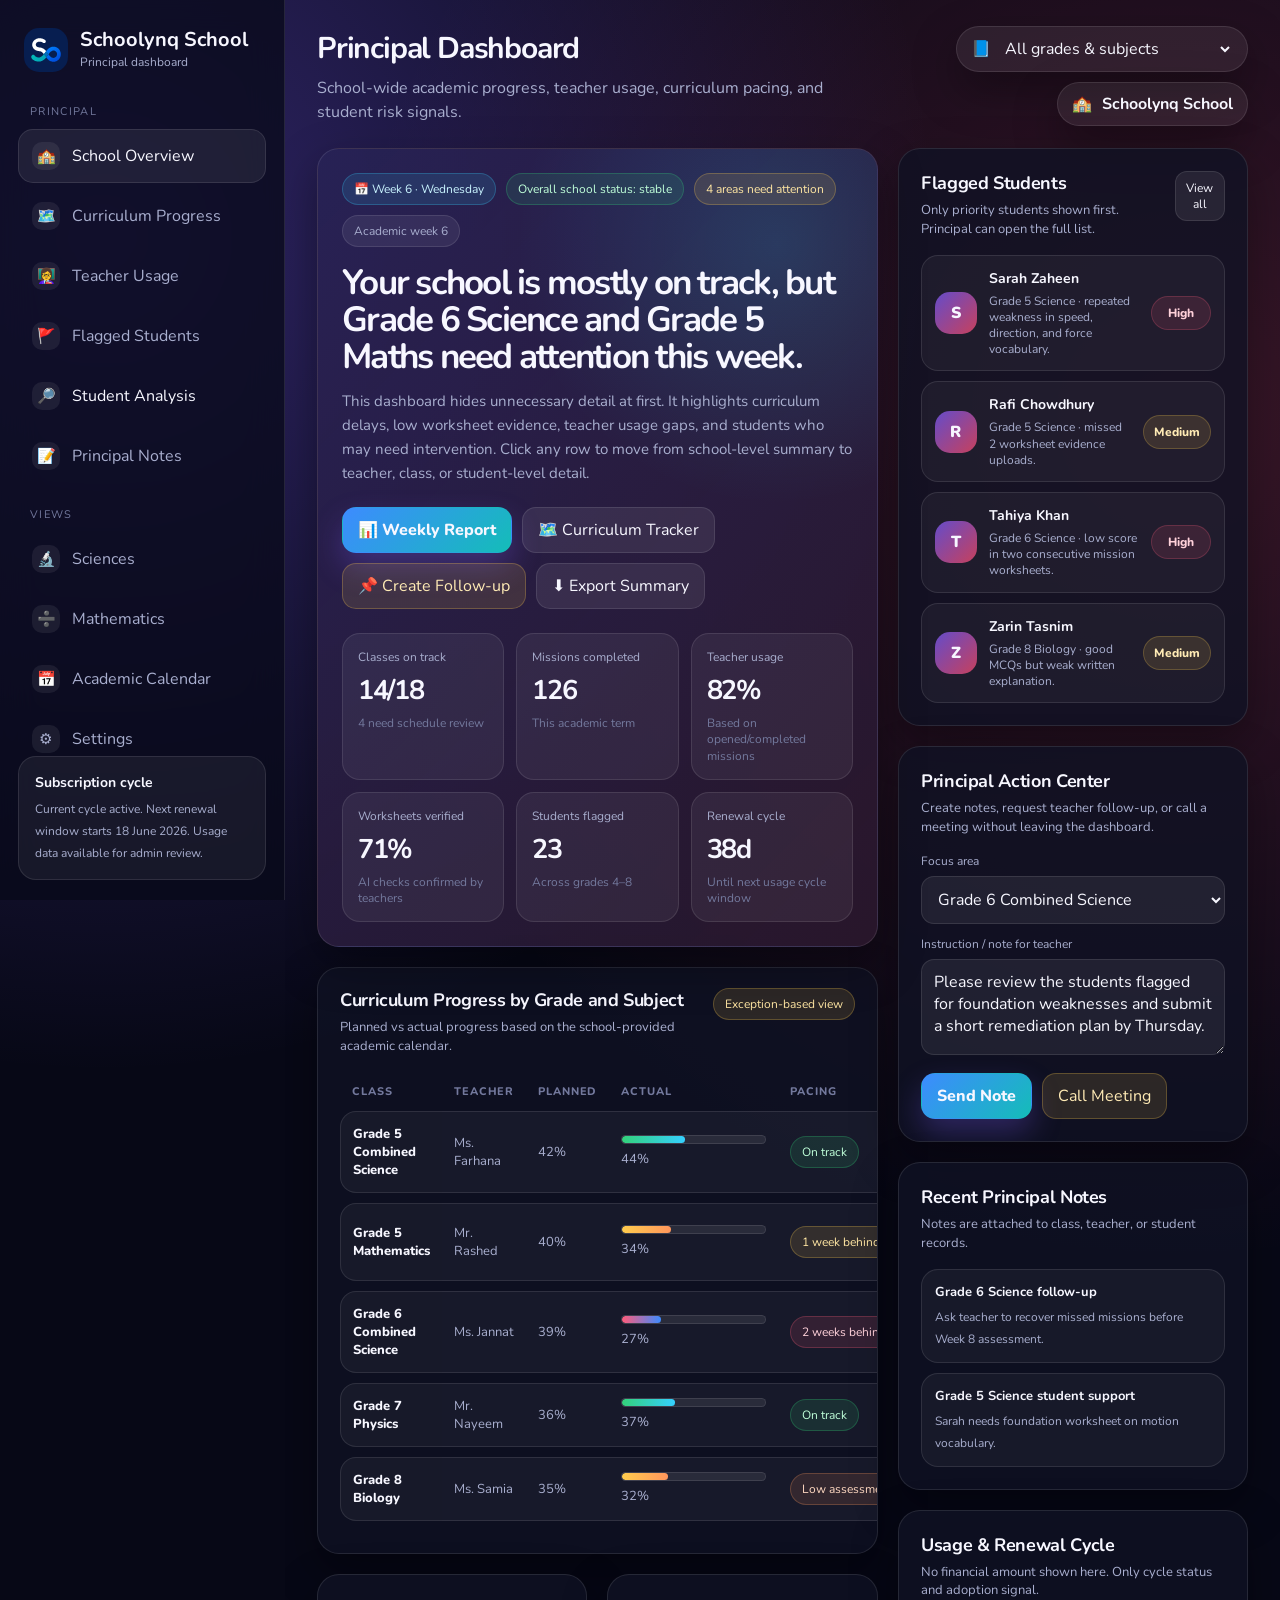
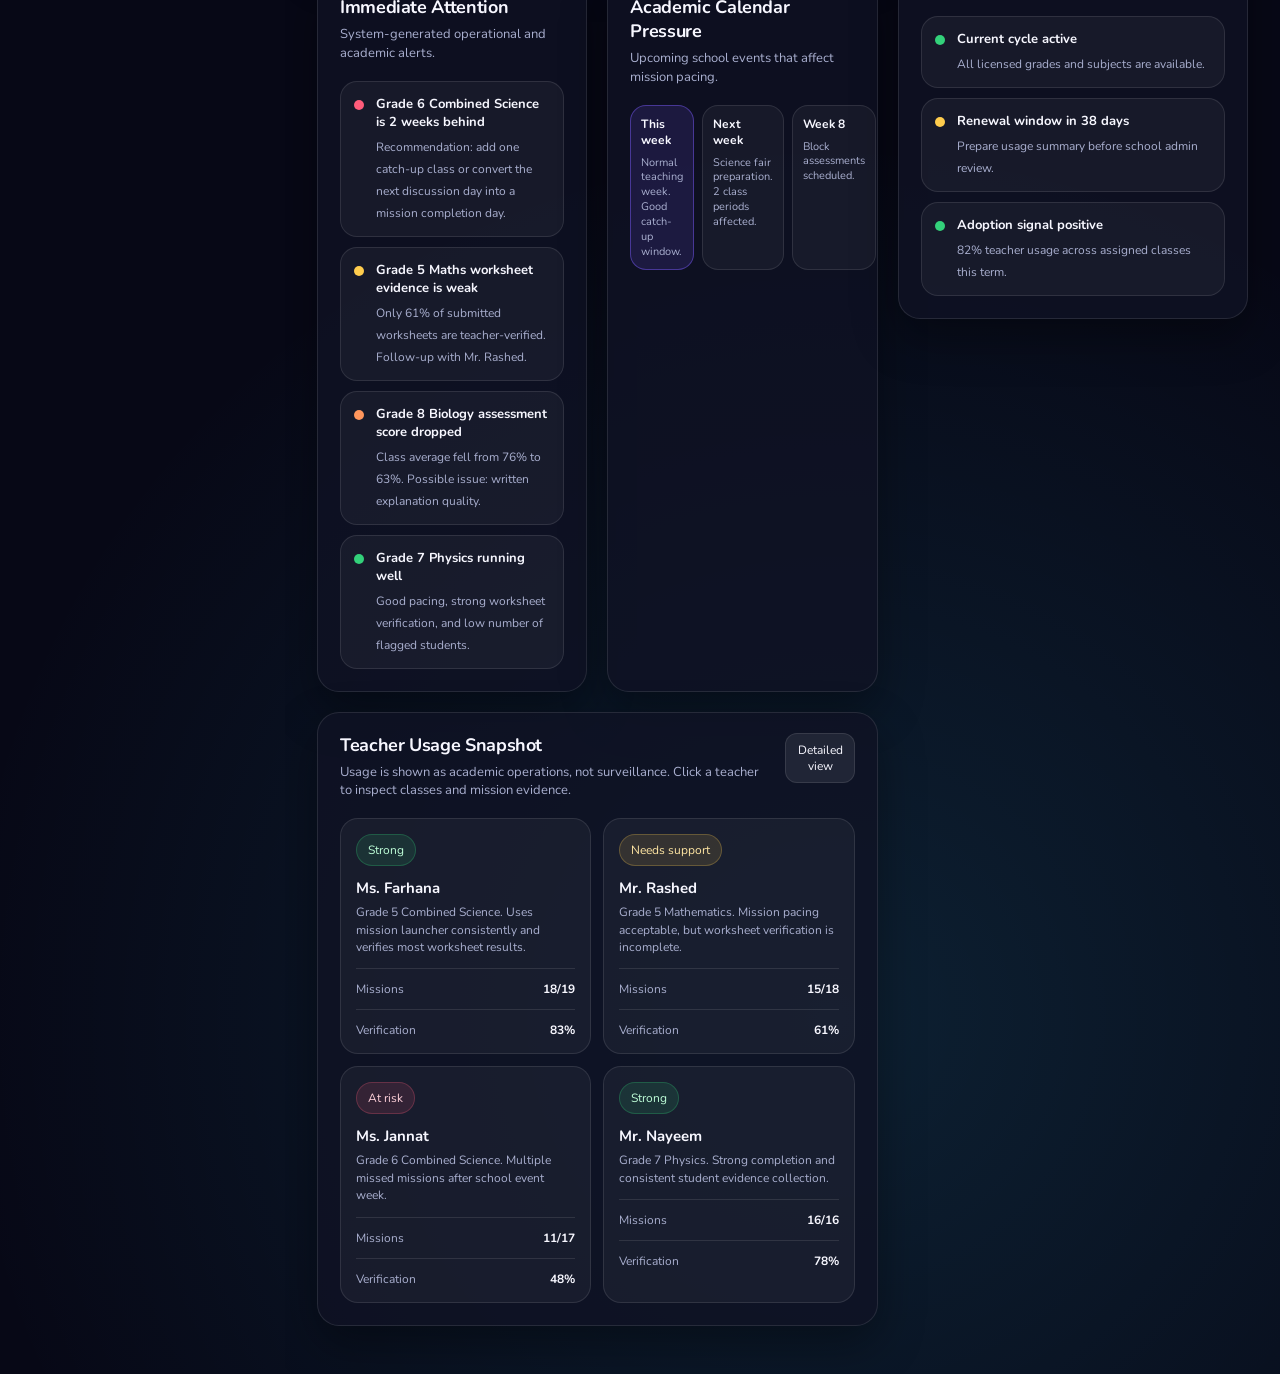
<file: principal-dash.html>
<!DOCTYPE html>
<html lang="en">
<head>
  <meta charset="UTF-8" />
  <meta name="viewport" content="width=device-width, initial-scale=1.0" />
  <title>Schoolynq School | Principal Dashboard</title>
  <style>
    :root {
      --bg: #070816;
      --panel: #101225;
      --panel-2: #161a33;
      --panel-3: #1d2242;
      --text: #f7f7ff;
      --muted: #a9afcf;
      --soft: #73799d;
      --line: rgba(255,255,255,0.1);
      --accent: #ff4d6d;
      --accent-2: #7c5cff;
      --cyan: #35d0ff;
      --green: #33d17a;
      --yellow: #ffcc4d;
      --orange: #ff965c;
      --red: #ff5c7a;
      --shadow: 0 18px 45px rgba(0,0,0,0.35);
      --radius: 22px;
    }

    * { box-sizing: border-box; }

    body {
      margin: 0;
      min-height: 100vh;
      font-family: Inter, ui-sans-serif, system-ui, -apple-system, BlinkMacSystemFont, "Segoe UI", sans-serif;
      color: var(--text);
      background:
        radial-gradient(circle at 8% 8%, rgba(124,92,255,0.35), transparent 28%),
        radial-gradient(circle at 92% 14%, rgba(255,77,109,0.2), transparent 30%),
        radial-gradient(circle at 65% 88%, rgba(53,208,255,0.12), transparent 32%),
        var(--bg);
    }

    button, input, select, textarea { font: inherit; }
    button { cursor: pointer; }

    .app-shell {
      display: grid;
      grid-template-columns: 285px 1fr;
      min-height: 100vh;
    }

    .sidebar {
      border-right: 1px solid var(--line);
      background: rgba(8, 10, 25, 0.76);
      backdrop-filter: blur(18px);
      padding: 24px 18px;
      position: sticky;
      top: 0;
      height: 100vh;
    }

    .brand {
      display: flex;
      gap: 12px;
      align-items: center;
      margin-bottom: 28px;
      padding: 4px 6px;
    }

    .brand-mark {
      width: 44px;
      height: 44px;
      border-radius: 15px;
      background: linear-gradient(135deg, var(--accent), var(--accent-2));
      display: grid;
      place-items: center;
      box-shadow: 0 12px 30px rgba(124,92,255,0.35);
      font-size: 22px;
      font-weight: 900;
    }

    .brand h1 { margin: 0; font-size: 20px; line-height: 1; }
    .brand p { margin: 4px 0 0; color: var(--muted); font-size: 12px; }

    .nav-section-title {
      color: var(--soft);
      font-size: 11px;
      letter-spacing: 0.12em;
      text-transform: uppercase;
      margin: 24px 12px 10px;
    }

    .nav-item {
      display: flex;
      align-items: center;
      gap: 12px;
      color: var(--muted);
      padding: 12px 13px;
      border-radius: 15px;
      margin-bottom: 6px;
      transition: 180ms ease;
      border: 1px solid transparent;
    }

    .nav-item.active, .nav-item:hover {
      color: var(--text);
      background: rgba(255,255,255,0.07);
      border-color: var(--line);
    }

    .nav-icon {
      width: 28px;
      height: 28px;
      border-radius: 10px;
      display: grid;
      place-items: center;
      background: rgba(255,255,255,0.07);
      font-size: 15px;
    }

    .sidebar-footer {
      position: absolute;
      left: 18px;
      right: 18px;
      bottom: 20px;
      padding: 16px;
      border-radius: 18px;
      background: rgba(255,255,255,0.06);
      border: 1px solid var(--line);
    }

    .sidebar-footer strong { display: block; font-size: 14px; margin-bottom: 5px; }
    .sidebar-footer span { color: var(--muted); font-size: 12px; line-height: 1.4; }

    .main {
      padding: 26px 32px 48px;
      overflow: hidden;
    }

    .topbar {
      display: flex;
      justify-content: space-between;
      align-items: center;
      gap: 18px;
      margin-bottom: 22px;
    }

    .page-title h2 {
      font-size: 30px;
      margin: 0 0 8px;
      letter-spacing: -0.04em;
    }

    .page-title p { margin: 0; color: var(--muted); line-height: 1.45; }

    .top-actions {
      display: flex;
      gap: 10px;
      align-items: center;
      flex-wrap: wrap;
      justify-content: flex-end;
    }

    .filter-pill, .school-pill {
      display: flex;
      align-items: center;
      gap: 10px;
      background: rgba(255,255,255,0.07);
      border: 1px solid var(--line);
      border-radius: 999px;
      padding: 10px 14px;
      white-space: nowrap;
      color: var(--muted);
      box-shadow: var(--shadow);
    }

    .filter-pill select {
      color: var(--text);
      background: transparent;
      border: 0;
      outline: none;
    }

    .filter-pill option { color: #111; }
    .school-pill strong { color: var(--text); }

    .dashboard-grid {
      display: grid;
      grid-template-columns: minmax(0, 1.42fr) minmax(350px, 0.58fr);
      gap: 20px;
      align-items: start;
    }

    .stack { display: grid; gap: 20px; }

    .card {
      background: rgba(16, 18, 37, 0.78);
      border: 1px solid var(--line);
      border-radius: var(--radius);
      box-shadow: var(--shadow);
      overflow: hidden;
    }

    .card.pad { padding: 22px; }

    .card-header {
      padding: 20px 22px 0;
      display: flex;
      justify-content: space-between;
      align-items: flex-start;
      gap: 16px;
    }

    .card-title { margin: 0; font-size: 18px; letter-spacing: -0.02em; }
    .card-subtitle { margin: 6px 0 0; color: var(--muted); font-size: 13px; line-height: 1.45; }
    .section-body { padding: 18px 22px 22px; }

    .hero {
      position: relative;
      background:
        linear-gradient(135deg, rgba(124,92,255,0.2), rgba(255,77,109,0.1)),
        rgba(16,18,37,0.86);
    }

    .hero::after {
      content: "";
      position: absolute;
      inset: 0;
      background: radial-gradient(circle at 82% 12%, rgba(53,208,255,0.16), transparent 31%);
      pointer-events: none;
    }

    .hero-content { position: relative; z-index: 2; padding: 24px; }

    .mission-meta-row, .actions {
      display: flex;
      flex-wrap: wrap;
      gap: 10px;
      align-items: center;
    }

    .mission-meta-row { margin-bottom: 18px; }

    .pill {
      display: inline-flex;
      align-items: center;
      gap: 7px;
      border-radius: 999px;
      padding: 7px 11px;
      color: var(--muted);
      background: rgba(255,255,255,0.07);
      border: 1px solid var(--line);
      font-size: 12px;
      white-space: nowrap;
    }

    .pill.green { color: #bfffd9; background: rgba(51,209,122,0.12); border-color: rgba(51,209,122,0.25); }
    .pill.yellow { color: #ffe6a3; background: rgba(255,204,77,0.12); border-color: rgba(255,204,77,0.25); }
    .pill.orange { color: #ffd9c2; background: rgba(255,150,92,0.12); border-color: rgba(255,150,92,0.25); }
    .pill.red { color: #ffd1da; background: rgba(255,92,122,0.12); border-color: rgba(255,92,122,0.25); }
    .pill.cyan { color: #c9f4ff; background: rgba(53,208,255,0.12); border-color: rgba(53,208,255,0.25); }

    .hero-title {
      margin: 0;
      font-size: 35px;
      max-width: 850px;
      letter-spacing: -0.05em;
      line-height: 1.05;
    }

    .hero-desc {
      color: var(--muted);
      max-width: 860px;
      margin: 14px 0 22px;
      font-size: 15px;
      line-height: 1.6;
    }

    .btn {
      border: 0;
      border-radius: 14px;
      padding: 11px 15px;
      color: var(--text);
      background: rgba(255,255,255,0.08);
      border: 1px solid var(--line);
      transition: 180ms ease;
      display: inline-flex;
      align-items: center;
      gap: 9px;
      text-decoration: none;
    }

    .btn:hover { transform: translateY(-1px); background: rgba(255,255,255,0.12); }
    .btn.primary { background: linear-gradient(135deg, var(--accent), var(--accent-2)); border-color: transparent; box-shadow: 0 14px 30px rgba(124,92,255,0.28); font-weight: 800; }
    .btn.success { background: rgba(51,209,122,0.15); border-color: rgba(51,209,122,0.34); color: #d4ffe5; }
    .btn.warning { background: rgba(255,204,77,0.12); border-color: rgba(255,204,77,0.25); color: #ffebb5; }
    .btn.danger { background: rgba(255,92,122,0.13); border-color: rgba(255,92,122,0.28); color: #ffd1da; }
    .btn.small { padding: 8px 10px; border-radius: 12px; font-size: 12px; }

    .health-grid {
      display: grid;
      grid-template-columns: repeat(6, 1fr);
      gap: 12px;
      margin-top: 24px;
    }

    .metric {
      padding: 15px;
      border-radius: 18px;
      background: rgba(255,255,255,0.06);
      border: 1px solid var(--line);
      min-height: 118px;
    }

    .metric span { display: block; color: var(--muted); font-size: 12px; margin-bottom: 7px; }
    .metric strong { font-size: 27px; letter-spacing: -0.05em; }
    .metric em { display: block; font-style: normal; margin-top: 6px; color: var(--soft); font-size: 12px; line-height: 1.35; }

    .split-row {
      display: grid;
      grid-template-columns: 1fr 1fr;
      gap: 20px;
    }

    .table-wrap { overflow-x: auto; }

    table {
      width: 100%;
      border-collapse: separate;
      border-spacing: 0 10px;
      min-width: 760px;
    }

    th {
      color: var(--soft);
      font-size: 11px;
      letter-spacing: 0.08em;
      text-transform: uppercase;
      font-weight: 800;
      padding: 0 12px 2px;
      text-align: left;
    }

    td {
      background: rgba(255,255,255,0.045);
      border-top: 1px solid var(--line);
      border-bottom: 1px solid var(--line);
      padding: 13px 12px;
      color: var(--muted);
      font-size: 13px;
      vertical-align: middle;
    }

    td:first-child { border-left: 1px solid var(--line); border-radius: 16px 0 0 16px; color: var(--text); font-weight: 800; }
    td:last-child { border-right: 1px solid var(--line); border-radius: 0 16px 16px 0; }

    .progress-bar {
      height: 9px;
      width: 145px;
      background: rgba(255,255,255,0.08);
      border-radius: 999px;
      overflow: hidden;
      border: 1px solid var(--line);
      margin-bottom: 6px;
    }

    .progress-fill {
      height: 100%;
      border-radius: inherit;
      background: linear-gradient(90deg, var(--cyan), var(--accent-2));
    }

    .progress-fill.green { background: linear-gradient(90deg, var(--green), var(--cyan)); }
    .progress-fill.yellow { background: linear-gradient(90deg, var(--yellow), var(--orange)); }
    .progress-fill.red { background: linear-gradient(90deg, var(--red), var(--accent)); }

    .teacher-grid {
      display: grid;
      grid-template-columns: repeat(4, 1fr);
      gap: 12px;
    }

    .teacher-card {
      background: rgba(255,255,255,0.045);
      border: 1px solid var(--line);
      border-radius: 18px;
      padding: 15px;
      min-height: 160px;
    }

    .teacher-card h4 { margin: 0 0 6px; font-size: 15px; }
    .teacher-card p { margin: 0; color: var(--muted); font-size: 12px; line-height: 1.45; }

    .teacher-stat-row {
      display: flex;
      justify-content: space-between;
      gap: 10px;
      margin-top: 12px;
      padding-top: 12px;
      border-top: 1px solid var(--line);
      color: var(--muted);
      font-size: 12px;
    }

    .teacher-stat-row strong { color: var(--text); }

    .alert-list, .student-list, .note-list { display: grid; gap: 10px; }

    .alert, .student-row, .note-item {
      background: rgba(255,255,255,0.045);
      border: 1px solid var(--line);
      border-radius: 17px;
      padding: 13px;
    }

    .alert {
      display: flex;
      gap: 12px;
      align-items: flex-start;
    }

    .alert-dot {
      width: 10px;
      height: 10px;
      border-radius: 999px;
      margin-top: 5px;
      flex: 0 0 auto;
    }

    .alert-dot.green { background: var(--green); }
    .alert-dot.yellow { background: var(--yellow); }
    .alert-dot.orange { background: var(--orange); }
    .alert-dot.red { background: var(--red); }

    .alert strong, .note-item strong { display: block; font-size: 13px; margin-bottom: 4px; }
    .alert span, .note-item span { color: var(--muted); font-size: 12px; line-height: 1.45; }

    .student-row {
      display: grid;
      grid-template-columns: 42px 1fr auto;
      gap: 12px;
      align-items: center;
    }

    .avatar {
      width: 42px;
      height: 42px;
      border-radius: 15px;
      display: grid;
      place-items: center;
      font-weight: 900;
      background: linear-gradient(135deg, rgba(124,92,255,0.75), rgba(255,77,109,0.75));
    }

    .student-row h4 { margin: 0 0 5px; font-size: 14px; }
    .student-row p { margin: 0; color: var(--muted); font-size: 12px; line-height: 1.35; }

    .risk-badge, .score-badge {
      min-width: 60px;
      text-align: center;
      border-radius: 999px;
      padding: 8px 10px;
      border: 1px solid var(--line);
      background: rgba(255,255,255,0.07);
      font-weight: 800;
      font-size: 12px;
    }

    .risk-badge.high, .score-badge.low { color: #ffd1da; background: rgba(255,92,122,0.12); border-color: rgba(255,92,122,0.22); }
    .risk-badge.mid, .score-badge.mid { color: #ffebb5; background: rgba(255,204,77,0.12); border-color: rgba(255,204,77,0.22); }
    .risk-badge.good, .score-badge.good { color: #c8ffdf; background: rgba(51,209,122,0.12); border-color: rgba(51,209,122,0.22); }

    .field label {
      display: block;
      color: var(--muted);
      font-size: 12px;
      margin-bottom: 7px;
    }

    .field input, .field select, .field textarea {
      width: 100%;
      color: var(--text);
      background: rgba(255,255,255,0.07);
      border: 1px solid var(--line);
      border-radius: 13px;
      padding: 11px 12px;
      outline: none;
    }

    .field select option { color: #111; }
    .field textarea { min-height: 96px; resize: vertical; }

    .form-row {
      display: grid;
      grid-template-columns: 1fr 1fr;
      gap: 12px;
    }

    .calendar-strip {
      display: grid;
      grid-template-columns: repeat(5, 1fr);
      gap: 8px;
    }

    .cycle-card {
      min-height: 76px;
      border-radius: 16px;
      border: 1px solid var(--line);
      background: rgba(255,255,255,0.045);
      padding: 10px;
    }

    .cycle-card.active {
      border-color: rgba(124,92,255,0.45);
      background: rgba(124,92,255,0.14);
    }

    .cycle-card strong { display: block; font-size: 12px; margin-bottom: 8px; }
    .cycle-card span { color: var(--muted); font-size: 11px; line-height: 1.35; display: block; }

    .modal-backdrop {
      display: none;
      position: fixed;
      inset: 0;
      background: rgba(0,0,0,0.58);
      z-index: 40;
      padding: 24px;
      place-items: center;
    }

    .modal-backdrop.show { display: grid; }

    .modal {
      width: min(760px, 100%);
      background: rgba(16,18,37,0.98);
      border: 1px solid var(--line);
      border-radius: 24px;
      box-shadow: 0 30px 90px rgba(0,0,0,0.55);
      padding: 22px;
    }

    .modal-header {
      display: flex;
      justify-content: space-between;
      gap: 16px;
      align-items: flex-start;
      margin-bottom: 16px;
    }

    .modal h3 { margin: 0 0 6px; }
    .modal p { margin: 0; color: var(--muted); line-height: 1.5; }

    .toast {
      position: fixed;
      right: 26px;
      bottom: 26px;
      background: rgba(15, 18, 36, 0.96);
      color: var(--text);
      border: 1px solid var(--line);
      border-radius: 16px;
      padding: 13px 16px;
      box-shadow: var(--shadow);
      transform: translateY(20px);
      opacity: 0;
      pointer-events: none;
      transition: 220ms ease;
      z-index: 60;
    }

    .toast.show { transform: translateY(0); opacity: 1; }

    @media (max-width: 1320px) {
      .health-grid { grid-template-columns: repeat(3, 1fr); }
      .teacher-grid { grid-template-columns: repeat(2, 1fr); }
    }

    @media (max-width: 1160px) {
      .app-shell { grid-template-columns: 1fr; }
      .sidebar { display: none; }
      .dashboard-grid { grid-template-columns: 1fr; }
    }

    @media (max-width: 760px) {
      .main { padding: 18px; }
      .topbar { align-items: flex-start; flex-direction: column; }
      .top-actions { justify-content: flex-start; }
      .hero-title { font-size: 28px; }
      .health-grid, .split-row, .teacher-grid, .form-row, .calendar-strip { grid-template-columns: 1fr; }
      .student-row { grid-template-columns: 42px 1fr; }
      .risk-badge, .score-badge { grid-column: 1 / -1; width: max-content; }
    }
  </style>
  <link rel="stylesheet" href="brand/brand.css">
</head>
<body>
  <div class="app-shell">
    <aside class="sidebar">
      <div class="brand">
        <div class="brand-mark"><img src="brand/schoolynq-mark-white.svg" alt="Schoolynq"></div>
        <div>
          <h1>Schoolynq School</h1>
          <p>Principal dashboard</p>
        </div>
      </div>

      <div class="nav-section-title">Principal</div>
      <div class="nav-item active"><span class="nav-icon">🏫</span> School Overview</div>
      <div class="nav-item"><span class="nav-icon">🗺️</span> Curriculum Progress</div>
      <div class="nav-item"><span class="nav-icon">👩‍🏫</span> Teacher Usage</div>
      <div class="nav-item"><span class="nav-icon">🚩</span> Flagged Students</div>
      <a class="nav-item" href="student-analysis.html#school" style="text-decoration:none;color:inherit"><span class="nav-icon">🔎</span> Student Analysis</a>
      <div class="nav-item"><span class="nav-icon">📝</span> Principal Notes</div>

      <div class="nav-section-title">Views</div>
      <div class="nav-item"><span class="nav-icon">🔬</span> Sciences</div>
      <div class="nav-item"><span class="nav-icon">➗</span> Mathematics</div>
      <div class="nav-item"><span class="nav-icon">📅</span> Academic Calendar</div>
      <div class="nav-item"><span class="nav-icon">⚙️</span> Settings</div>

      <div class="sidebar-footer">
        <strong>Subscription cycle</strong>
        <span>Current cycle active. Next renewal window starts 18 June 2026. Usage data available for admin review.</span>
      </div>
    </aside>

    <main class="main">
      <header class="topbar">
        <div class="page-title">
          <h2>Principal Dashboard</h2>
          <p>School-wide academic progress, teacher usage, curriculum pacing, and student risk signals.</p>
        </div>
        <div class="top-actions">
          <div class="filter-pill">📘
            <select id="viewFilter" onchange="filterView()">
              <option>All grades & subjects</option>
              <option>Grade 4–6 Combined Science</option>
              <option>Grade 6–8 Physics</option>
              <option>Grade 6–8 Chemistry</option>
              <option>Grade 6–8 Biology</option>
              <option>Grade 4–8 Mathematics</option>
            </select>
          </div>
          <div class="school-pill">🏫 <span><strong>Schoolynq School</strong></span></div>
        </div>
      </header>

      <section class="dashboard-grid">
        <div class="stack">
          <article class="card hero">
            <div class="hero-content">
              <div class="mission-meta-row">
                <span class="pill cyan">📅 Week 6 · Wednesday</span>
                <span class="pill green">Overall school status: stable</span>
                <span class="pill yellow">4 areas need attention</span>
                <span class="pill">Academic week 6</span>
              </div>

              <h1 class="hero-title">Your school is mostly on track, but Grade 6 Science and Grade 5 Maths need attention this week.</h1>
              <p class="hero-desc">This dashboard hides unnecessary detail at first. It highlights curriculum delays, low worksheet evidence, teacher usage gaps, and students who may need intervention. Click any row to move from school-level summary to teacher, class, or student-level detail.</p>

              <div class="actions">
                <button class="btn primary" onclick="showToast('Opening weekly academic report')">📊 Weekly Report</button>
                <button class="btn" onclick="showToast('Opening curriculum tracker')">🗺️ Curriculum Tracker</button>
                <button class="btn warning" onclick="openActionModal('Grade 6 Science')">📌 Create Follow-up</button>
                <button class="btn" onclick="showToast('Export prepared for school leadership')">⬇️ Export Summary</button>
              </div>

              <div class="health-grid">
                <div class="metric">
                  <span>Classes on track</span>
                  <strong>14/18</strong>
                  <em>4 need schedule review</em>
                </div>
                <div class="metric">
                  <span>Missions completed</span>
                  <strong>126</strong>
                  <em>This academic term</em>
                </div>
                <div class="metric">
                  <span>Teacher usage</span>
                  <strong>82%</strong>
                  <em>Based on opened/completed missions</em>
                </div>
                <div class="metric">
                  <span>Worksheets verified</span>
                  <strong>71%</strong>
                  <em>AI checks confirmed by teachers</em>
                </div>
                <div class="metric">
                  <span>Students flagged</span>
                  <strong>23</strong>
                  <em>Across grades 4–8</em>
                </div>
                <div class="metric">
                  <span>Renewal cycle</span>
                  <strong>38d</strong>
                  <em>Until next usage cycle window</em>
                </div>
              </div>
            </div>
          </article>

          <article class="card">
            <div class="card-header">
              <div>
                <h3 class="card-title">Curriculum Progress by Grade and Subject</h3>
                <p class="card-subtitle">Planned vs actual progress based on the school-provided academic calendar.</p>
              </div>
              <span class="pill yellow">Exception-based view</span>
            </div>
            <div class="section-body table-wrap">
              <table id="progressTable">
                <thead>
                  <tr>
                    <th>Class</th>
                    <th>Teacher</th>
                    <th>Planned</th>
                    <th>Actual</th>
                    <th>Pacing</th>
                    <th>Evidence</th>
                    <th>Action</th>
                  </tr>
                </thead>
                <tbody>
                  <tr>
                    <td>Grade 5 Combined Science</td>
                    <td>Ms. Farhana</td>
                    <td>42%</td>
                    <td><div class="progress-bar"><div class="progress-fill green" style="width:44%"></div></div>44%</td>
                    <td><span class="pill green">On track</span></td>
                    <td>83% verified</td>
                    <td><button class="btn small" onclick="openActionModal('Grade 5 Combined Science')">View</button></td>
                  </tr>
                  <tr>
                    <td>Grade 5 Mathematics</td>
                    <td>Mr. Rashed</td>
                    <td>40%</td>
                    <td><div class="progress-bar"><div class="progress-fill yellow" style="width:34%"></div></div>34%</td>
                    <td><span class="pill yellow">1 week behind</span></td>
                    <td>61% verified</td>
                    <td><button class="btn small warning" onclick="openActionModal('Grade 5 Mathematics')">Follow up</button></td>
                  </tr>
                  <tr>
                    <td>Grade 6 Combined Science</td>
                    <td>Ms. Jannat</td>
                    <td>39%</td>
                    <td><div class="progress-bar"><div class="progress-fill red" style="width:27%"></div></div>27%</td>
                    <td><span class="pill red">2 weeks behind</span></td>
                    <td>48% verified</td>
                    <td><button class="btn small danger" onclick="openActionModal('Grade 6 Combined Science')">Urgent</button></td>
                  </tr>
                  <tr>
                    <td>Grade 7 Physics</td>
                    <td>Mr. Nayeem</td>
                    <td>36%</td>
                    <td><div class="progress-bar"><div class="progress-fill green" style="width:37%"></div></div>37%</td>
                    <td><span class="pill green">On track</span></td>
                    <td>78% verified</td>
                    <td><button class="btn small" onclick="openActionModal('Grade 7 Physics')">View</button></td>
                  </tr>
                  <tr>
                    <td>Grade 8 Biology</td>
                    <td>Ms. Samia</td>
                    <td>35%</td>
                    <td><div class="progress-bar"><div class="progress-fill yellow" style="width:32%"></div></div>32%</td>
                    <td><span class="pill orange">Low assessment score</span></td>
                    <td>88% verified</td>
                    <td><button class="btn small warning" onclick="openActionModal('Grade 8 Biology')">Review</button></td>
                  </tr>
                </tbody>
              </table>
            </div>
          </article>

          <div class="split-row">
            <article class="card">
              <div class="card-header">
                <div>
                  <h3 class="card-title">Immediate Attention</h3>
                  <p class="card-subtitle">System-generated operational and academic alerts.</p>
                </div>
              </div>
              <div class="section-body alert-list">
                <div class="alert"><div class="alert-dot red"></div><div><strong>Grade 6 Combined Science is 2 weeks behind</strong><span>Recommendation: add one catch-up class or convert the next discussion day into a mission completion day.</span></div></div>
                <div class="alert"><div class="alert-dot yellow"></div><div><strong>Grade 5 Maths worksheet evidence is weak</strong><span>Only 61% of submitted worksheets are teacher-verified. Follow-up with Mr. Rashed.</span></div></div>
                <div class="alert"><div class="alert-dot orange"></div><div><strong>Grade 8 Biology assessment score dropped</strong><span>Class average fell from 76% to 63%. Possible issue: written explanation quality.</span></div></div>
                <div class="alert"><div class="alert-dot green"></div><div><strong>Grade 7 Physics running well</strong><span>Good pacing, strong worksheet verification, and low number of flagged students.</span></div></div>
              </div>
            </article>

            <article class="card">
              <div class="card-header">
                <div>
                  <h3 class="card-title">Academic Calendar Pressure</h3>
                  <p class="card-subtitle">Upcoming school events that affect mission pacing.</p>
                </div>
              </div>
              <div class="section-body">
                <div class="calendar-strip">
                  <div class="cycle-card active"><strong>This week</strong><span>Normal teaching week. Good catch-up window.</span></div>
                  <div class="cycle-card"><strong>Next week</strong><span>Science fair preparation. 2 class periods affected.</span></div>
                  <div class="cycle-card"><strong>Week 8</strong><span>Block assessments scheduled.</span></div>
                  <div class="cycle-card"><strong>Week 9</strong><span>Half-yearly exam preparation begins.</span></div>
                  <div class="cycle-card"><strong>Week 10</strong><span>Exam week. Missions paused.</span></div>
                </div>
              </div>
            </article>
          </div>

          <article class="card">
            <div class="card-header">
              <div>
                <h3 class="card-title">Teacher Usage Snapshot</h3>
                <p class="card-subtitle">Usage is shown as academic operations, not surveillance. Click a teacher to inspect classes and mission evidence.</p>
              </div>
              <button class="btn small" onclick="showToast('Opening detailed teacher usage report')">Detailed view</button>
            </div>
            <div class="section-body teacher-grid">
              <div class="teacher-card">
                <span class="pill green">Strong</span>
                <h4 style="margin-top:12px;">Ms. Farhana</h4>
                <p>Grade 5 Combined Science. Uses mission launcher consistently and verifies most worksheet results.</p>
                <div class="teacher-stat-row"><span>Missions</span><strong>18/19</strong></div>
                <div class="teacher-stat-row"><span>Verification</span><strong>83%</strong></div>
              </div>
              <div class="teacher-card">
                <span class="pill yellow">Needs support</span>
                <h4 style="margin-top:12px;">Mr. Rashed</h4>
                <p>Grade 5 Mathematics. Mission pacing acceptable, but worksheet verification is incomplete.</p>
                <div class="teacher-stat-row"><span>Missions</span><strong>15/18</strong></div>
                <div class="teacher-stat-row"><span>Verification</span><strong>61%</strong></div>
              </div>
              <div class="teacher-card">
                <span class="pill red">At risk</span>
                <h4 style="margin-top:12px;">Ms. Jannat</h4>
                <p>Grade 6 Combined Science. Multiple missed missions after school event week.</p>
                <div class="teacher-stat-row"><span>Missions</span><strong>11/17</strong></div>
                <div class="teacher-stat-row"><span>Verification</span><strong>48%</strong></div>
              </div>
              <div class="teacher-card">
                <span class="pill green">Strong</span>
                <h4 style="margin-top:12px;">Mr. Nayeem</h4>
                <p>Grade 7 Physics. Strong completion and consistent student evidence collection.</p>
                <div class="teacher-stat-row"><span>Missions</span><strong>16/16</strong></div>
                <div class="teacher-stat-row"><span>Verification</span><strong>78%</strong></div>
              </div>
            </div>
          </article>
        </div>

        <aside class="stack">
          <article class="card pad">
            <div style="display:flex; justify-content:space-between; gap:12px; align-items:flex-start;">
              <div>
                <h3 class="card-title">Flagged Students</h3>
                <p class="card-subtitle">Only priority students shown first. Principal can open the full list.</p>
              </div>
              <button class="btn small" onclick="showToast('Opening full flagged student registry')">View all</button>
            </div>
            <div class="student-list" style="margin-top: 16px;">
              <div class="student-row" onclick="openStudentModal('Sarah Zaheen')">
                <div class="avatar">S</div>
                <div><h4>Sarah Zaheen</h4><p>Grade 5 Science · repeated weakness in speed, direction, and force vocabulary.</p></div>
                <div class="risk-badge high">High</div>
              </div>
              <div class="student-row" onclick="openStudentModal('Rafi Chowdhury')">
                <div class="avatar">R</div>
                <div><h4>Rafi Chowdhury</h4><p>Grade 5 Science · missed 2 worksheet evidence uploads.</p></div>
                <div class="risk-badge mid">Medium</div>
              </div>
              <div class="student-row" onclick="openStudentModal('Tahiya Khan')">
                <div class="avatar">T</div>
                <div><h4>Tahiya Khan</h4><p>Grade 6 Science · low score in two consecutive mission worksheets.</p></div>
                <div class="risk-badge high">High</div>
              </div>
              <div class="student-row" onclick="openStudentModal('Zarin Tasnim')">
                <div class="avatar">Z</div>
                <div><h4>Zarin Tasnim</h4><p>Grade 8 Biology · good MCQs but weak written explanation.</p></div>
                <div class="risk-badge mid">Medium</div>
              </div>
            </div>
          </article>

          <article class="card pad">
            <h3 class="card-title">Principal Action Center</h3>
            <p class="card-subtitle">Create notes, request teacher follow-up, or call a meeting without leaving the dashboard.</p>
            <div class="field" style="margin-top:16px;">
              <label>Focus area</label>
              <select id="focusArea">
                <option>Grade 6 Combined Science</option>
                <option>Grade 5 Mathematics</option>
                <option>Sarah Zaheen · Grade 5 Science</option>
                <option>Grade 8 Biology Written Responses</option>
              </select>
            </div>
            <div class="field" style="margin-top:12px;">
              <label>Instruction / note for teacher</label>
              <textarea id="principalNote">Please review the students flagged for foundation weaknesses and submit a short remediation plan by Thursday.</textarea>
            </div>
            <div class="actions" style="margin-top:12px;">
              <button class="btn primary" onclick="savePrincipalNote()">Send Note</button>
              <button class="btn warning" onclick="showToast('Meeting request prepared')">Call Meeting</button>
            </div>
          </article>

          <article class="card pad">
            <h3 class="card-title">Recent Principal Notes</h3>
            <p class="card-subtitle">Notes are attached to class, teacher, or student records.</p>
            <div class="note-list" id="noteList" style="margin-top:16px;">
              <div class="note-item"><strong>Grade 6 Science follow-up</strong><span>Ask teacher to recover missed missions before Week 8 assessment.</span></div>
              <div class="note-item"><strong>Grade 5 Science student support</strong><span>Sarah needs foundation worksheet on motion vocabulary.</span></div>
            </div>
          </article>

          <article class="card pad">
            <h3 class="card-title">Usage & Renewal Cycle</h3>
            <p class="card-subtitle">No financial amount shown here. Only cycle status and adoption signal.</p>
            <div class="alert-list" style="margin-top:16px;">
              <div class="alert"><div class="alert-dot green"></div><div><strong>Current cycle active</strong><span>All licensed grades and subjects are available.</span></div></div>
              <div class="alert"><div class="alert-dot yellow"></div><div><strong>Renewal window in 38 days</strong><span>Prepare usage summary before school admin review.</span></div></div>
              <div class="alert"><div class="alert-dot green"></div><div><strong>Adoption signal positive</strong><span>82% teacher usage across assigned classes this term.</span></div></div>
            </div>
          </article>
        </aside>
      </section>
    </main>
  </div>

  <div class="modal-backdrop" id="actionModal">
    <div class="modal">
      <div class="modal-header">
        <div>
          <h3 id="modalTitle">Follow-up</h3>
          <p id="modalSubtitle">Review the issue, assign an instruction, and save it to the class record.</p>
        </div>
        <button class="btn small" onclick="closeModal()">Close</button>
      </div>
      <div class="form-row">
        <div class="field">
          <label>Assign to</label>
          <select>
            <option>Relevant teacher</option>
            <option>Academic coordinator</option>
            <option>Principal only</option>
          </select>
        </div>
        <div class="field">
          <label>Priority</label>
          <select>
            <option>Medium</option>
            <option>High</option>
            <option>Low</option>
          </select>
        </div>
      </div>
      <div class="field" style="margin-top:12px;">
        <label>Action note</label>
        <textarea id="modalNote">Please review the pacing gap and update the mission recovery plan before the next assessment block.</textarea>
      </div>
      <div class="actions" style="margin-top:14px;">
        <button class="btn primary" onclick="saveModalAction()">Save Follow-up</button>
        <button class="btn warning" onclick="showToast('Meeting request added')">Request Meeting</button>
      </div>
    </div>
  </div>

  <div class="toast" id="toast">Saved</div>

  <script>
    function showToast(message) {
      const toast = document.getElementById('toast');
      toast.textContent = message;
      toast.classList.add('show');
      clearTimeout(window.toastTimer);
      window.toastTimer = setTimeout(() => toast.classList.remove('show'), 2400);
    }

    function filterView() {
      const value = document.getElementById('viewFilter').value;
      showToast(`View changed: ${value}`);
    }

    function openActionModal(context) {
      document.getElementById('modalTitle').textContent = `${context} Follow-up`;
      document.getElementById('modalSubtitle').textContent = 'Review the issue, assign an instruction, and save it to the academic record.';
      document.getElementById('actionModal').classList.add('show');
    }

    function openStudentModal(studentName) {
      document.getElementById('modalTitle').textContent = `${studentName} Student Review`;
      document.getElementById('modalSubtitle').textContent = 'View flagged weaknesses, teacher comments, assessment evidence, and recommended intervention.';
      document.getElementById('modalNote').value = `Review ${studentName}'s recent worksheet evidence and ask the teacher to confirm whether a foundation task is needed.`;
      document.getElementById('actionModal').classList.add('show');
    }

    function closeModal() {
      document.getElementById('actionModal').classList.remove('show');
    }

    function saveModalAction() {
      closeModal();
      showToast('Follow-up saved to academic record');
    }

    function savePrincipalNote() {
      const focus = document.getElementById('focusArea').value;
      const note = document.getElementById('principalNote').value.trim();
      if (!note) {
        showToast('Write a note before sending');
        return;
      }
      const list = document.getElementById('noteList');
      const item = document.createElement('div');
      item.className = 'note-item';
      item.innerHTML = `<strong>${focus}</strong><span>${note}</span>`;
      list.prepend(item);
      localStorage.setItem('principalLastNote', note);
      showToast('Principal note sent and saved');
    }

    document.addEventListener('keydown', (event) => {
      if (event.key === 'Escape') closeModal();
    });
  </script>
</body>
</html>
</file>
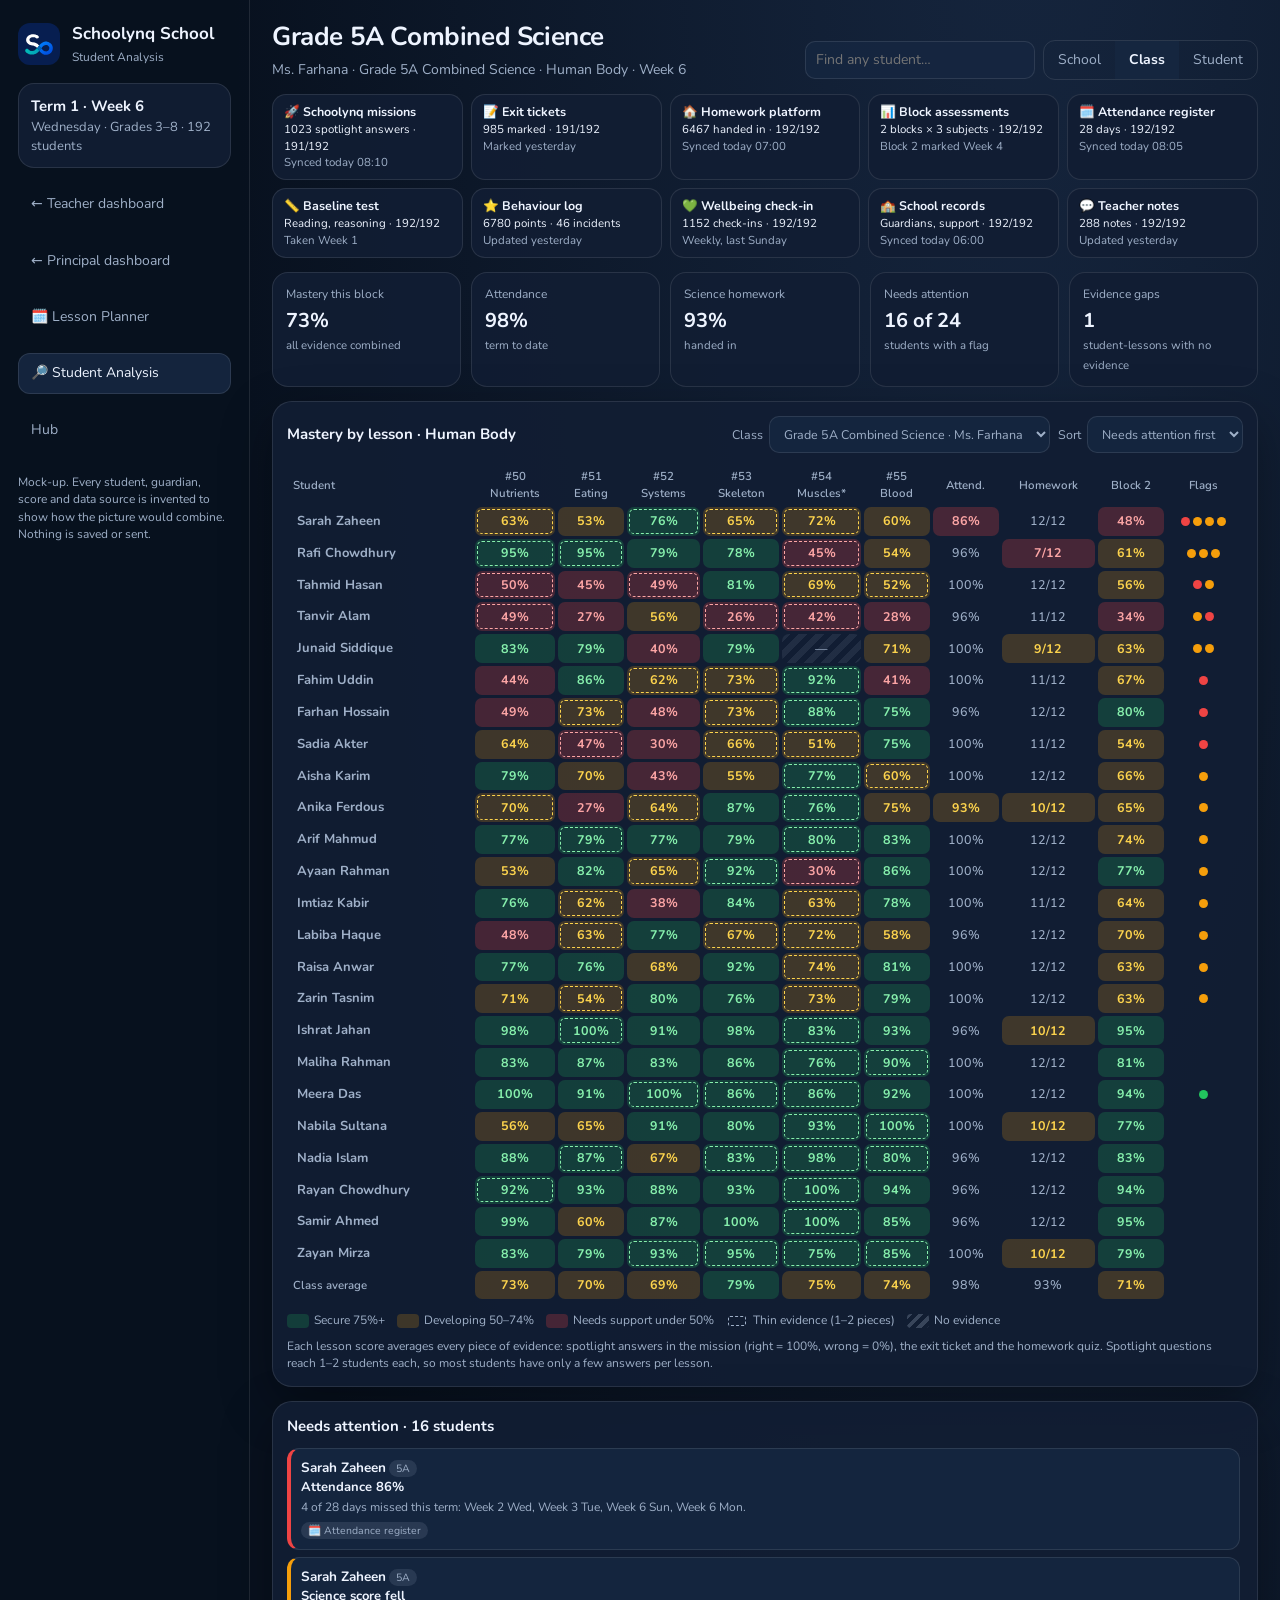
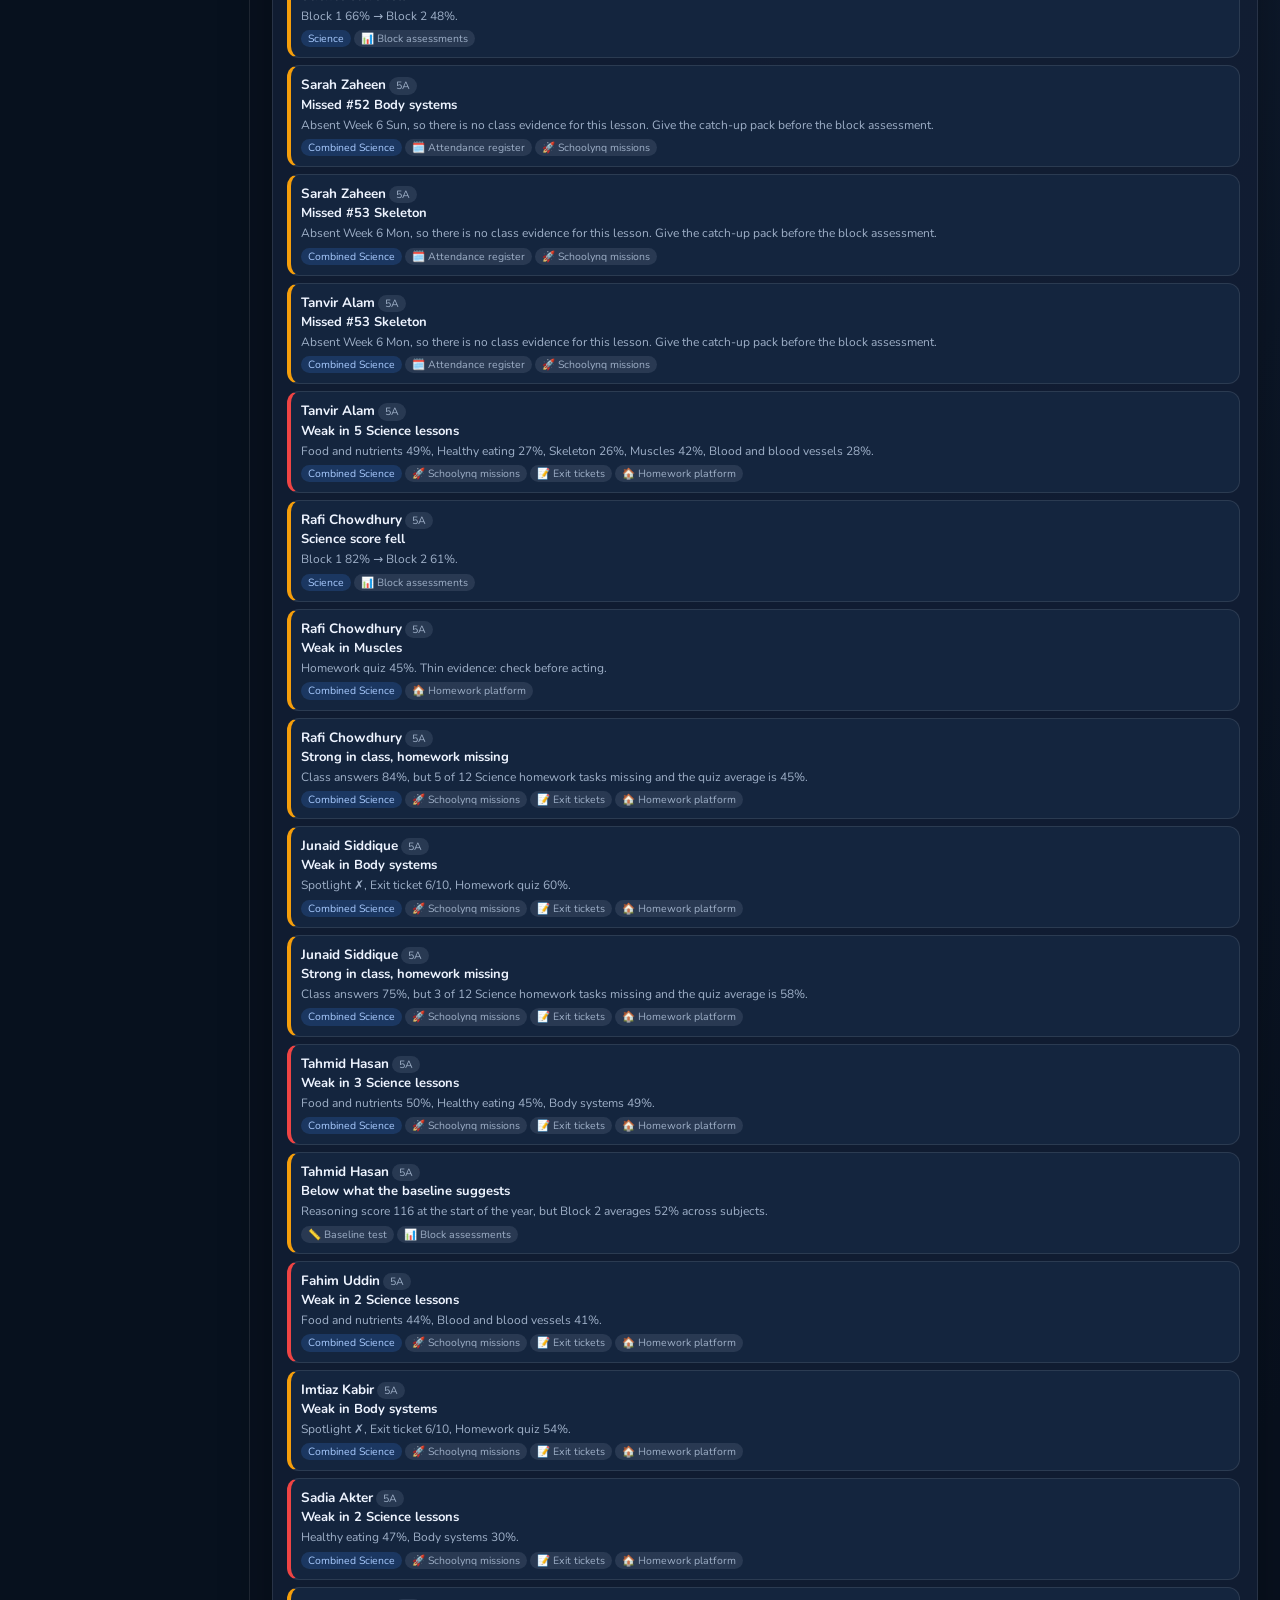
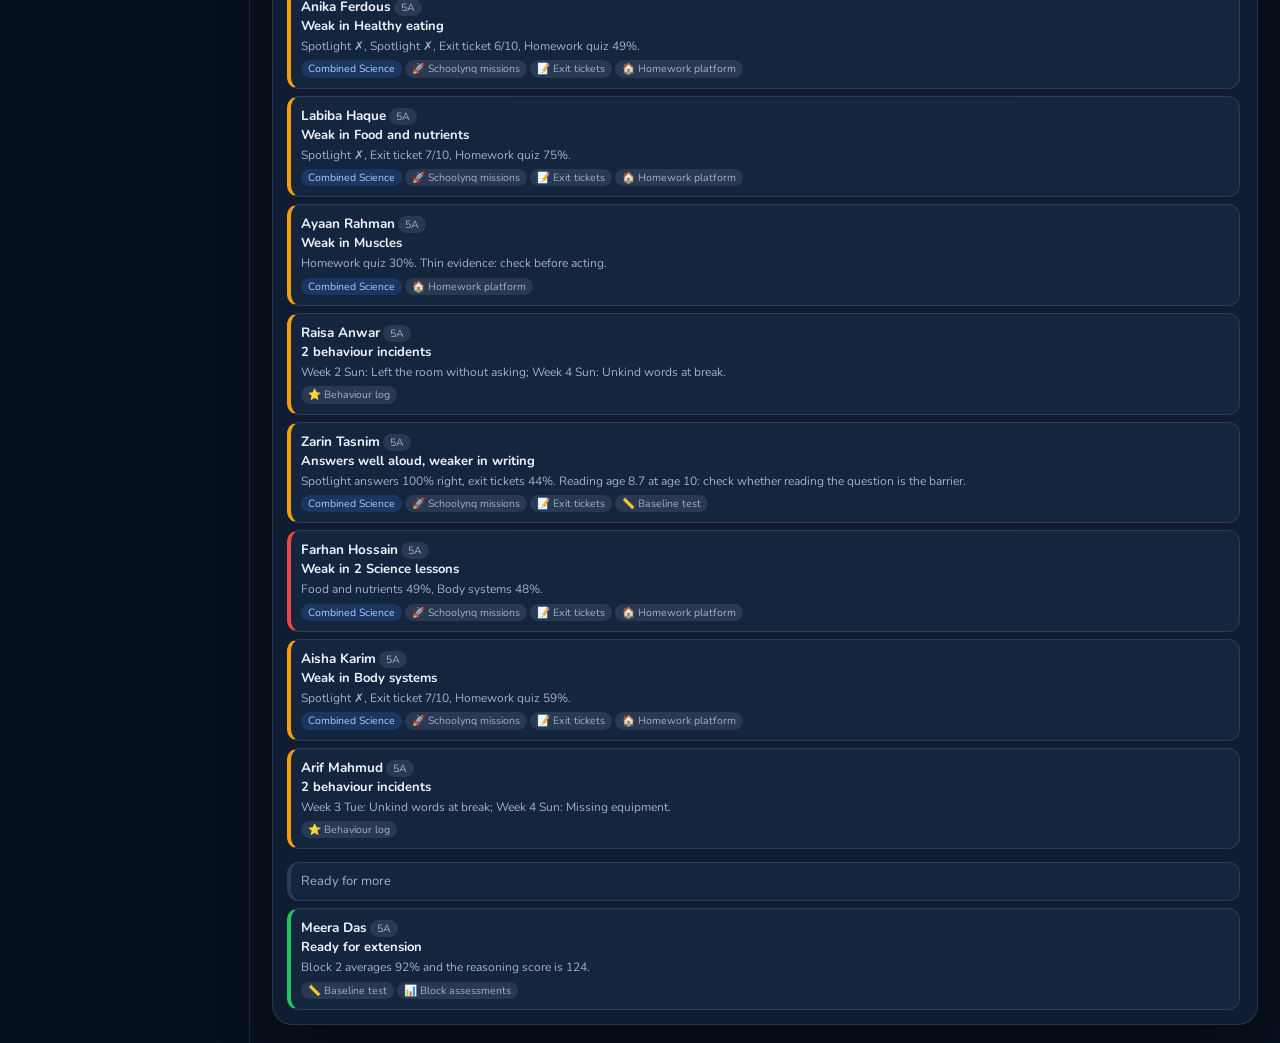
<file: student-analysis.html>
<!DOCTYPE html>
<html lang="en">
<head>
  <meta charset="UTF-8" />
  <meta name="viewport" content="width=device-width, initial-scale=1.0" />
  <title>Schoolynq School | Student Analysis</title>
  <style>
    /* Same tokens as the Mission Control teacher dashboard and the lesson planner. */
    :root { --bg:#08111f; --card:rgba(18,30,51,.92); --card-2:rgba(22,38,64,.95); --text:#eef4ff; --muted:#9fb0c8; --border:rgba(255,255,255,.1);
      --accent:#60a5fa; --accent-2:#a78bfa; --success:#22c55e; --warning:#f59e0b; --danger:#ef4444; --shadow:0 18px 50px rgba(0,0,0,.35);
      --good-bg:rgba(34,197,94,.2); --good:#86efac; --mid-bg:rgba(245,158,11,.2); --mid:#fcd34d; --low-bg:rgba(239,68,68,.24); --low:#fca5a5; }
    * { box-sizing:border-box; }
    body { margin:0; min-height:100vh; background:radial-gradient(ellipse at 80% -10%, #16263f, transparent 55%), var(--bg); color:var(--text);
      font:14px/1.45 Inter, system-ui, -apple-system, "Segoe UI", Arial, sans-serif; }
    button, select, input { font:inherit; color:inherit; }
    .app { display:grid; grid-template-columns:250px minmax(0,1fr); min-height:100vh; }
    .sidebar { padding:22px 18px; border-right:1px solid var(--border); background:rgba(8,17,31,.6); display:flex; flex-direction:column; gap:16px; }
    .brand { display:flex; gap:12px; align-items:center; }
    .brand-mark { width:42px; height:42px; border-radius:12px; display:grid; place-items:center; flex:none; }
    .brand h1 { margin:0; font-size:17px; } .brand span { color:var(--muted); font-size:12px; }
    .side-card { padding:12px; border:1px solid var(--border); border-radius:16px; background:var(--card); font-size:13px; color:var(--muted); }
    .side-card strong { color:var(--text); display:block; font-size:15px; }
    .side-link { color:var(--muted); text-decoration:none; padding:9px 12px; border-radius:12px; border:1px solid transparent; }
    .side-link:hover, .side-link.active { color:var(--text); background:var(--card-2); border-color:var(--border); }
    main { padding:18px 22px; display:flex; flex-direction:column; gap:14px; min-width:0; }
    .top { display:flex; justify-content:space-between; align-items:flex-end; gap:14px; flex-wrap:wrap; }
    .top h2 { margin:0; font-size:26px; letter-spacing:-.4px; } .top p { margin:4px 0 0; color:var(--muted); }
    .seg { display:inline-flex; border:1px solid var(--border); border-radius:12px; overflow:hidden; }
    .seg button { background:transparent; border:0; padding:9px 14px; cursor:pointer; color:var(--muted); }
    .seg button.on { background:var(--card-2); color:var(--text); font-weight:700; }
    .btn { border:1px solid var(--border); background:var(--card-2); padding:8px 13px; border-radius:12px; cursor:pointer; }
    .btn:hover { border-color:var(--accent); }
    .btn.primary { background:linear-gradient(135deg,var(--accent),var(--accent-2)); border:0; color:#fff; font-weight:700; }
    select, input { background:var(--card-2); border:1px solid var(--border); border-radius:10px; padding:8px 10px; }
    #find { width:230px; }
    .actions { display:flex; gap:8px; align-items:center; flex-wrap:wrap; }
    .card { background:var(--card); border:1px solid var(--border); border-radius:20px; padding:14px; box-shadow:var(--shadow); min-width:0; }
    .card h3 { margin:0 0 10px; font-size:15px; }
    .card-head { display:flex; justify-content:space-between; align-items:center; gap:10px; margin-bottom:10px; flex-wrap:wrap; }
    .card-head h3 { margin:0; } .card-head label { color:var(--muted); font-size:12.5px; display:flex; gap:6px; align-items:center; }
    .note { color:var(--muted); font-size:12px; margin:8px 0 0; }
    .view:not([hidden]) { display:flex; flex-direction:column; gap:14px; }

    /* Data sources strip */
    .sources { display:grid; grid-template-columns:repeat(5,minmax(0,1fr)); gap:8px; }
    .src { padding:8px 11px; border:1px solid var(--border); border-radius:14px; background:var(--card); font-size:11.5px; color:var(--muted); display:flex; flex-direction:column; }
    .src b { color:var(--text); font-size:12.5px; } .src .cov { color:var(--text); }
    .chip { display:inline-block; font-size:10.5px; padding:1px 7px; border-radius:999px; background:rgba(148,163,184,.16); color:var(--muted); white-space:nowrap; margin:1px 0; }
    .chip.scope { background:rgba(61,139,255,.18); color:#a9cbff; }

    .kpis { display:grid; grid-template-columns:repeat(5,minmax(0,1fr)); gap:10px; }
    .kpi { padding:11px 13px; border:1px solid var(--border); border-radius:16px; background:var(--card); }
    .kpi span { color:var(--muted); font-size:12px; } .kpi strong { display:block; font-size:20px; margin-top:2px; } .kpi small { color:var(--muted); font-size:11.5px; }
    .layout { display:grid; grid-template-columns:minmax(0,1fr) 340px; gap:14px; align-items:start; }
    .stack { display:flex; flex-direction:column; gap:14px; min-width:0; }

    /* Tables and heatmap */
    .tablewrap { overflow-x:auto; }
    table { border-collapse:separate; border-spacing:3px; width:100%; }
    th { font-size:11.5px; color:var(--muted); font-weight:600; text-align:center; padding:2px 3px; }
    th.name { text-align:left; }
    td { text-align:center; font-size:12.5px; font-weight:700; border-radius:7px; padding:5px 3px; min-width:46px; }
    .good { background:var(--good-bg); color:var(--good); } .mid { background:var(--mid-bg); color:var(--mid); } .low { background:var(--low-bg); color:var(--low); }
    td.thin { outline:1.5px dashed currentColor; outline-offset:-3px; }
    td.none { background:repeating-linear-gradient(135deg,rgba(148,163,184,.12) 0 6px,transparent 6px 12px); color:var(--muted); font-weight:400; }
    td.plain { color:var(--muted); font-weight:500; }
    td.txt { text-align:left; color:var(--muted); font-weight:500; }
    .who { background:none; border:0; padding:3px 4px; cursor:pointer; text-align:left; white-space:nowrap; font-weight:700; font-size:13px; border-radius:6px; }
    .who:hover, .who:focus-visible { color:var(--accent); outline:none; text-decoration:underline; }
    tbody tr:hover td, tbody tr:hover th { filter:brightness(1.15); }
    .flags { display:flex; gap:3px; justify-content:center; flex-wrap:wrap; }
    .dot { width:9px; height:9px; border-radius:50%; display:inline-block; }
    .dot.high { background:var(--danger); } .dot.medium { background:var(--warning); } .dot.info { background:var(--success); }
    .legend { display:flex; gap:12px; flex-wrap:wrap; margin-top:10px; font-size:12px; color:var(--muted); align-items:center; }
    .legend i { display:inline-block; width:22px; height:14px; border-radius:4px; vertical-align:middle; margin-right:5px; font-style:normal; }

    /* Alerts */
    .alerts { list-style:none; margin:0; padding:0; display:flex; flex-direction:column; gap:7px; }
    .scroll { max-height:640px; overflow:auto; padding-right:3px; }
    .alerts li { padding:9px 10px; border-radius:12px; background:var(--card-2); border:1px solid var(--border); border-left:4px solid var(--border); font-size:13px; }
    .alerts li.high { border-left-color:var(--danger); } .alerts li.medium { border-left-color:var(--warning); } .alerts li.info { border-left-color:var(--success); }
    .alerts li b { display:block; } .alerts li .d { color:var(--muted); font-size:12px; display:block; margin:2px 0 4px; }
    .alerts .who { padding:0; font-size:13.5px; }
    .group { color:var(--muted); font-size:12px; margin:6px 0 0; list-style:none; }

    /* Student profile */
    .shead { display:flex; gap:14px; align-items:center; flex-wrap:wrap; }
    .avatar { width:52px; height:52px; border-radius:16px; display:grid; place-items:center; font-weight:800; font-size:22px; background:linear-gradient(135deg,var(--accent),var(--accent-2)); flex:none; }
    .sname h3 { margin:0; font-size:20px; } .sname span { color:var(--muted); font-size:12.5px; }
    .stats { display:flex; gap:8px; flex-wrap:wrap; flex:1; }
    .stat { padding:6px 10px; border-radius:12px; border:1px solid var(--border); background:var(--card-2); font-size:12px; color:var(--muted); }
    .stat strong { display:block; color:var(--text); font-size:15px; }
    .ctab td { text-align:left; font-weight:500; background:var(--card-2); padding:7px 8px; }
    .ctab td.score { text-align:center; font-weight:700; width:64px; }
    .ctab .lt { font-weight:700; } .ctab .sub { color:var(--muted); font-size:11.5px; display:block; }
    .ev { display:flex; gap:4px; flex-wrap:wrap; }
    .ev .chip.ok { background:rgba(34,197,94,.16); color:var(--good); } .ev .chip.no { background:rgba(239,68,68,.18); color:var(--low); }
    .cards3 { display:grid; grid-template-columns:repeat(3,minmax(0,1fr)); gap:14px; }
    .span3 { grid-column:1 / -1; }
    .big { font-size:24px; font-weight:800; }
    .bar { position:relative; height:10px; border-radius:6px; background:rgba(148,163,184,.15); margin:3px 0 6px; }
    .bar > span { position:absolute; inset:0 auto 0 0; border-radius:6px; }
    .bar > span.neutral { background:rgba(61,139,255,.55); }
    .bar > i { position:absolute; top:-3px; bottom:-3px; width:2px; background:var(--text); opacity:.7; }
    .kv { display:flex; justify-content:space-between; gap:10px; font-size:13px; padding:4px 0; border-bottom:1px solid var(--border); }
    .kv:last-child { border-bottom:0; } .kv span { color:var(--muted); } .kv b { text-align:right; }
    .stab td { padding:6px 6px; } .stab td.txt b { color:var(--text); display:block; font-size:12.5px; }
    .wb { display:flex; gap:6px; align-items:flex-end; height:84px; margin:6px 0 4px; }
    .wb div { flex:1; display:flex; flex-direction:column; align-items:center; gap:3px; font-size:11px; color:var(--muted); }
    .wb span { width:100%; border-radius:6px 6px 3px 3px; display:grid; place-items:start center; font-weight:800; font-size:11px; padding-top:2px; }
    .notes { list-style:none; margin:0; padding:0; display:flex; flex-direction:column; gap:7px; font-size:13px; }
    .notes span { color:var(--muted); font-size:12px; margin-right:6px; }

    .toast { position:fixed; right:22px; bottom:22px; padding:12px 16px; border-radius:14px; background:#0f1d33; border:1px solid var(--accent); box-shadow:var(--shadow); opacity:0; transform:translateY(10px); transition:.2s; pointer-events:none; max-width:420px; }
    .toast.show { opacity:1; transform:none; }
    @media (max-width:1400px) { .layout { grid-template-columns:1fr; } .scroll { max-height:none; } }
    @media (max-width:1200px) { .kpis { grid-template-columns:repeat(3,minmax(0,1fr)); } .cards3 { grid-template-columns:repeat(2,minmax(0,1fr)); } .sources { grid-template-columns:repeat(3,minmax(0,1fr)); } }
    @media (max-width:860px) { .app { grid-template-columns:1fr; } .sidebar { border-right:0; border-bottom:1px solid var(--border); } .cards3 { grid-template-columns:1fr; } }
  </style>
  <link rel="stylesheet" href="brand/brand.css">
</head>
<body>
<div class="app">
  <aside class="sidebar">
    <div class="brand"><div class="brand-mark"><img src="brand/schoolynq-mark-white.svg" alt="Schoolynq"></div><div><h1>Schoolynq School</h1><span>Student Analysis</span></div></div>
    <div class="side-card"><strong>Term 1 · Week 6</strong>Wednesday · Grades 3–8 · 192 students</div>
    <a class="side-link" href="teacher-dash-arrows-calendar.html">← Teacher dashboard</a>
    <a class="side-link" href="principal-dash.html">← Principal dashboard</a>
    <a class="side-link" href="lesson-planner.html">🗓️ Lesson Planner</a>
    <a class="side-link active" href="student-analysis.html">🔎 Student Analysis</a>
    <a class="side-link" href="index.html">Hub</a>
    <p class="note">Mock-up. Every student, guardian, score and data source is invented to show how the picture would combine. Nothing is saved or sent.</p>
  </aside>

  <main>
    <div class="top">
      <div><h2 id="title">Student analysis</h2><p id="subtitle"></p></div>
      <div class="actions">
        <input id="find" list="people" placeholder="Find any student…" aria-label="Find a student" autocomplete="off">
        <datalist id="people"></datalist>
        <div class="seg" role="group" aria-label="View"><button id="viewSchool">School</button><button id="viewClass">Class</button><button id="viewStudent">Student</button></div>
      </div>
    </div>
    <section class="sources" id="sources" aria-label="Data sources"></section>

    <div id="schoolView" class="view" hidden>
      <section class="kpis" id="schoolKpis"></section>
      <div class="layout">
        <section class="card">
          <h3>Classes with lesson data this block</h3>
          <div class="tablewrap"><table id="classTable"></table></div>
          <p class="note">Attendance, wellbeing and flags are for the whole section; homework and Block 2 are for the class’s subject. Open a class to see every student.</p>
        </section>
        <section class="card">
          <h3 id="schoolAlertTitle">Highest concern across the school</h3>
          <div class="scroll"><ul class="alerts" id="schoolAlerts"></ul></div>
        </section>
      </div>
    </div>

    <div id="classView" class="view" hidden>
      <section class="kpis" id="kpis"></section>
      <div class="layout">
        <section class="card">
          <div class="card-head">
            <h3 id="heatTitle">Mastery by lesson</h3>
            <div class="actions">
              <label>Class <select id="classSel"></select></label>
              <label>Sort <select id="sort"><option value="attention">Needs attention first</option><option value="name">Name</option><option value="mastery">Lowest mastery first</option></select></label>
            </div>
          </div>
          <div class="tablewrap"><table id="heat"></table></div>
          <div class="legend">
            <span><i class="good"></i>Secure 75%+</span><span><i class="mid"></i>Developing 50–74%</span><span><i class="low"></i>Needs support under 50%</span>
            <span><i style="outline:1.5px dashed var(--muted);outline-offset:-3px"></i>Thin evidence (1–2 pieces)</span><span><i style="background:repeating-linear-gradient(135deg,rgba(148,163,184,.3) 0 4px,transparent 4px 8px)"></i>No evidence</span>
          </div>
          <p class="note">Each lesson score averages every piece of evidence: spotlight answers in the mission (right = 100%, wrong = 0%), the exit ticket and the homework quiz. Spotlight questions reach 1–2 students each, so most students have only a few answers per lesson.</p>
        </section>
        <section class="card">
          <h3 id="alertTitle">Needs attention</h3>
          <div class="scroll"><ul class="alerts" id="alerts"></ul></div>
        </section>
      </div>
    </div>

    <div id="studentView" class="view" hidden></div>
  </main>
</div>
<div class="toast" id="toast" role="status"></div>

<script>
// ---------------------------------------------------------------- seeded random numbers, so every visit shows the same school
let seed = 5056;
function R() { seed = (seed + 0x6D2B79F5) | 0; let t = Math.imul(seed ^ (seed >>> 15), 1 | seed); t = (t + Math.imul(t ^ (t >>> 7), 61 | t)) ^ t; return ((t ^ (t >>> 14)) >>> 0) / 4294967296; }
const clamp = (x, lo = 0, hi = 1) => Math.max(lo, Math.min(hi, x));
const noise = (sd) => (R() + R() + R() - 1.5) * sd * 2;
const pick = (arr) => arr[Math.floor(R() * arr.length)];
const mean = (xs) => (xs.length ? xs.reduce((t, x) => t + x, 0) / xs.length : null);
const pct = (x) => (x == null ? '—' : Math.round(x * 100) + '%');
const band = (x) => (x == null ? 'none' : x >= .75 ? 'good' : x >= .5 ? 'mid' : 'low');

// ---------------------------------------------------------------- school calendar, sections and classes
const WD = ['Sun', 'Mon', 'Tue', 'Wed', 'Thu'];
const TERM = [];   // school days so far: Week 1 Sunday to Week 6 Tuesday
for (let w = 1; w <= 6; w++) for (let d = 0; d < 5; d++) if (w < 6 || d < 3) TERM.push(`Week ${w} ${WD[d]}`);
const TERM_DAYS = TERM.length;
const byTerm = (a, b) => TERM.indexOf(a) - TERM.indexOf(b);
const LESSON_DAYS = ['Week 6 Tue', 'Week 6 Mon', 'Week 6 Sun', 'Week 5 Wed', 'Week 5 Tue', 'Week 5 Mon', 'Week 5 Sun'];   // newest first; Thursday is the flex period
const SUBJECTS = ['Science', 'Maths', 'English'];
const SECTIONS = {
  '3A': { grade: 3, tutor: 'Ms. Tania', teachers: { Science: 'Mr. Habib', Maths: 'Ms. Shirin', English: 'Ms. Tania' } },
  '4B': { grade: 4, tutor: 'Mr. Imran', teachers: { Science: 'Ms. Lubna', Maths: 'Mr. Imran', English: 'Ms. Popy' } },
  '5A': { grade: 5, tutor: 'Ms. Farhana', teachers: { Science: 'Ms. Farhana', Maths: 'Mr. Rashed', English: 'Ms. Nasrin' } },
  '6A': { grade: 6, tutor: 'Ms. Jannat', teachers: { Science: 'Ms. Jannat', Maths: 'Mr. Faisal', English: 'Ms. Ruma' } },
  '6B': { grade: 6, tutor: 'Ms. Ruma', teachers: { Science: 'Ms. Jannat', Maths: 'Mr. Faisal', English: 'Ms. Ruma' } },
  '7A': { grade: 7, tutor: 'Mr. Nayeem', teachers: { Science: 'Mr. Nayeem', Maths: 'Mr. Sajid', English: 'Ms. Nasrin' } },
  '8A': { grade: 8, tutor: 'Ms. Samia', teachers: { Science: 'Ms. Samia', Maths: 'Mr. Sajid', English: 'Mr. Mahfuz' } },
  '8B': { grade: 8, tutor: 'Mr. Sajid', teachers: { Science: 'Ms. Samia', Maths: 'Mr. Sajid', English: 'Mr. Mahfuz' } }
};
const COURSE = { '5A|Science': 'Combined Science', '6A|Science': 'Combined Science', '6B|Science': 'Combined Science', '7A|Science': 'Physics', '8A|Science': 'Biology', '8B|Science': 'Biology' };
const courseOf = (sec, sub) => COURSE[sec + '|' + sub] || (sub === 'Maths' ? 'Mathematics' : sub);
const SUBJECT_OFFSET = { '8A|Science': -.1 };   // the principal dashboard flags Grade 8 Biology for a low assessment score

/* The classes in the lesson planner, with the lessons taught so far this block. A null day = not taught yet. */
function lessons(list) {
  const taught = list.filter((x) => x[3] !== null);
  return list.map(([n, t, short, day]) => ({ n, t, short, ease: ((n * 37) % 13 - 6) / 100,
    day: day === null ? null : LESSON_DAYS[taught.length - 1 - taught.findIndex((x) => x[0] === n)],
    note: day === null ? 'Mission overdue: homework worksheet only' : '' }));
}
const CLASS = (id, section, subject, teacher, unit, list) => ({ id, section, subject, teacher, unit, course: courseOf(section, subject), lessons: lessons(list) });
const CLASSES = [
  CLASS('5A-sci', '5A', 'Science', 'Ms. Farhana', 'Human Body', [[50, 'Food and nutrients', 'Nutrients'], [51, 'Healthy eating', 'Eating'], [52, 'Body systems', 'Systems'], [53, 'Skeleton', 'Skeleton'], [54, 'Muscles', 'Muscles', null], [55, 'Blood and blood vessels', 'Blood']]),
  CLASS('5A-maths', '5A', 'Maths', 'Mr. Rashed', 'Fractions and decimals', [[60, 'Fractions of a quantity', 'Of amounts'], [61, 'Equivalent fractions', 'Equivalent'], [62, 'Simplifying fractions', 'Simplify'], [63, 'Comparing fractions', 'Compare']]),
  CLASS('3A-eng', '3A', 'English', 'Ms. Tania', 'Story writing', [[18, 'Story openings', 'Openings'], [19, 'Characters', 'Characters'], [20, 'Settings', 'Settings'], [21, 'Speech marks', 'Speech'], [22, 'Story problems', 'Problems']]),
  CLASS('4B-maths', '4B', 'Maths', 'Mr. Imran', 'Measurement', [[30, 'Length', 'Length'], [31, 'Mass', 'Mass'], [32, 'Capacity', 'Capacity'], [33, 'Time', 'Time'], [34, 'Reading timetables', 'Timetables']]),
  CLASS('6A-sci', '6A', 'Science', 'Ms. Jannat', 'Heart and circulation', [[40, 'Body organs', 'Organs'], [41, 'Blood: what it carries', 'Blood'], [42, 'Blood vessels', 'Vessels']]),
  CLASS('6B-eng', '6B', 'English', 'Ms. Ruma', 'Persuasive writing', [[31, 'Fact and opinion', 'Fact/opinion'], [32, 'Persuasive language', 'Language'], [33, 'Reading adverts', 'Adverts'], [34, 'Rhetorical questions', 'Rhetorical'], [35, 'Planning an argument', 'Planning']]),
  CLASS('7A-sci', '7A', 'Science', 'Mr. Nayeem', 'Forces and motion', [[21, 'Forces around us', 'Forces'], [22, 'Balanced forces', 'Balanced'], [23, 'Friction', 'Friction'], [24, 'Air resistance', 'Air'], [25, 'Measuring speed', 'Speed']]),
  CLASS('8A-sci', '8A', 'Science', 'Ms. Samia', 'Cells and organisation', [[12, 'Plant and animal cells', 'Cells'], [13, 'Specialised cells', 'Specialised'], [14, 'Using a microscope', 'Microscope'], [15, 'Diffusion', 'Diffusion'], [16, 'Tissues and organs', 'Tissues']]),
  CLASS('8B-maths', '8B', 'Maths', 'Mr. Sajid', 'Algebra', [[40, 'Expressions', 'Expressions'], [41, 'Expanding brackets', 'Expanding'], [42, 'Factorising', 'Factorise'], [43, 'Substitution', 'Substitute'], [44, 'Formulae', 'Formulae']])
];
const CLASS_BY = Object.fromEntries(CLASSES.map((c) => [c.id, c]));
const classesOf = (sec) => CLASSES.filter((c) => c.section === sec);

const SOURCES = [
  { id: 'missions', icon: '🚀', name: 'Schoolynq missions', synced: 'Synced today 08:10' },
  { id: 'exit', icon: '📝', name: 'Exit tickets', synced: 'Marked yesterday' },
  { id: 'homework', icon: '🏠', name: 'Homework platform', synced: 'Synced today 07:00' },
  { id: 'assess', icon: '📊', name: 'Block assessments', synced: 'Block 2 marked Week 4' },
  { id: 'attendance', icon: '🗓️', name: 'Attendance register', synced: 'Synced today 08:05' },
  { id: 'baseline', icon: '📏', name: 'Baseline test', synced: 'Taken Week 1' },
  { id: 'behaviour', icon: '⭐', name: 'Behaviour log', synced: 'Updated yesterday' },
  { id: 'wellbeing', icon: '💚', name: 'Wellbeing check-in', synced: 'Weekly, last Sunday' },
  { id: 'sis', icon: '🏫', name: 'School records', synced: 'Synced today 06:00' },
  { id: 'notes', icon: '💬', name: 'Teacher notes', synced: 'Updated yesterday' }
];
const SRC = Object.fromEntries(SOURCES.map((s) => [s.id, s]));

// ---------------------------------------------------------------- students
const ROSTER_5A = ['Aisha Karim', 'Anika Ferdous', 'Arif Mahmud', 'Farhan Hossain', 'Fahim Uddin', 'Imtiaz Kabir', 'Ishrat Jahan', 'Rafi Chowdhury',
  'Junaid Siddique', 'Labiba Haque', 'Maliha Rahman', 'Meera Das', 'Nabila Sultana', 'Ayaan Rahman', 'Nadia Islam', 'Raisa Anwar',
  'Rayan Chowdhury', 'Sadia Akter', 'Samir Ahmed', 'Tahmid Hasan', 'Sarah Zaheen', 'Tanvir Alam', 'Zarin Tasnim', 'Zayan Mirza'];
const FIRST = ['Adib', 'Afsana', 'Ahnaf', 'Alvi', 'Amaya', 'Anan', 'Arisha', 'Arnob', 'Asif', 'Ayesha', 'Bushra', 'Daiyan', 'Dilruba', 'Eshal', 'Fabiha', 'Faiza', 'Fardin', 'Farzana',
  'Hasib', 'Humaira', 'Ibrahim', 'Inaya', 'Irfan', 'Jarif', 'Jarin', 'Kashfia', 'Lamia', 'Mahir', 'Maisha', 'Mehrab', 'Mithila', 'Mubin', 'Nafisa', 'Naveed', 'Nehal', 'Nusaiba',
  'Omar', 'Orpa', 'Parisa', 'Rafsan', 'Rahat', 'Ramisa', 'Rayhan', 'Ruhan', 'Sabiha', 'Sadman', 'Safa', 'Saif', 'Samiha', 'Shayan', 'Sneha', 'Sohan', 'Sumaiya', 'Tahsin',
  'Tasfia', 'Towhid', 'Umaima', 'Wasif', 'Yasir', 'Zahin', 'Zara', 'Zayed'];
const LAST = ['Ahmed', 'Akter', 'Alam', 'Anwar', 'Begum', 'Chowdhury', 'Das', 'Haque', 'Hasan', 'Hossain', 'Islam', 'Jahan', 'Kabir', 'Karim', 'Khan', 'Mahmud', 'Mirza',
  'Rahman', 'Roy', 'Saha', 'Siddique', 'Sultana', 'Talukder', 'Uddin', 'Zaman'];
const GUARDIANS = [['Rehana', 'Mother'], ['Shahid', 'Father'], ['Nasima', 'Mother'], ['Kamrul', 'Father'], ['Farida', 'Grandmother'], ['Jahangir', 'Father'], ['Salma', 'Mother'],
  ['Mizanur', 'Uncle'], ['Rokeya', 'Mother'], ['Anisur', 'Father'], ['Shamima', 'Aunt'], ['Delwar', 'Father'], ['Parvin', 'Mother'], ['Habibur', 'Grandfather']];
const HOUSES = ['Orion', 'Lyra', 'Vega', 'Altair'];
const CONTACTS = ['Week 2 · welcome meeting', 'Week 3 · progress report sent', 'Week 4 · phone call', 'Week 5 · message on the parent app'];
const INCIDENTS = ['Late to class twice', 'Missing equipment', 'Talking during a test', 'Unkind words at break', 'Phone out in class', 'Left the room without asking'];
const TUTOR_NOTES = ['Settled and organised; brings equipment every day.', 'Friendly with the whole class; a good team member.', 'Quiet in discussions; encourage them to share answers.',
  'Takes pride in neat work.', 'Sometimes rushes work to finish first.', 'Helps others without being asked.', 'Needs reminders to write homework in the planner.'];
const SUBJECT_NOTES = {
  Science: ['Asked good questions in the practical.', 'Explains ideas well aloud but rushes written answers.', 'Careful with diagrams and labels.'],
  Maths: ['Quick with mental methods; show the working more.', 'Confident with the new topic.', 'Needs more practice with word problems.'],
  English: ['Strong vocabulary in creative writing.', 'Reads widely; suggested the library challenge.', 'Spelling slips in longer pieces.']
};
// Students the other Mission Control pages already mention keep their stories; a few more show the cross-source flags.
const PERSONAS = {
  'SQ-5A-14': { a: .8, patch: (s) => { s.cls['5A-sci'].hwq[54] = .3; s.notes.push(['Week 6 Mon', 'Ms. Farhana', 'Thinks muscles can push as well as pull. Revisit when the Muscles mission runs.']); } },
  'SQ-5A-21': { a: .62, absent: ['Week 6 Sun', 'Week 6 Mon'], earlier: 2, patch: (s) => { Object.assign(s.subjects.Science, { b1: 66, b2: 48 }); s.notes.push(['Week 4', 'Ms. Farhana', 'Forces block: foundation gap in speed and direction vocabulary.']); } },
  'SQ-5A-08': { a: .78, hwRate: .5, patch: (s) => { const r = s.cls['5A-sci']; Object.assign(r.missions, { 50: [1], 51: [1], 52: [1, 1], 53: [1], 55: [1, 0] }); for (const k in r.hwq) r.hwq[k] = Math.min(r.hwq[k], .45); for (const k in r.exit) r.exit[k] = Math.max(r.exit[k], 7); s.subjects.Science.b2 = 61; s.notes.push(['Week 5', 'Ms. Farhana', 'Missed two worksheets. Confident when answering aloud.']); } },
  'SQ-5A-23': { a: .76, written: .62, readingAge: 8.7, support: 'Reading intervention group', patch: (s) => { const r = s.cls['5A-sci']; r.missions[52] = [1, 1]; r.missions[53] = [1]; r.missions[55] = [1, 1]; s.notes.push(['Week 6 Tue', 'Ms. Farhana', 'Gets multiple-choice questions right; written explanations are short and incomplete.']); } },
  'SQ-5A-12': { a: .93, reasoning: 124 },
  'SQ-5A-20': { a: .56, reasoning: 116 },
  'SQ-8B-07': { a: .64, absent: ['Week 5 Wed', 'Week 6 Sun'], earlier: 1, incidents: 3, wellbeing: [4, 4, 4, 3, 2, 2], patch: (s) => { Object.assign(s.subjects.Maths, { b1: 72, b2: 54 }); s.notes.push(['Week 6 Sun', 'Mr. Sajid', 'Withdrawn this week and did not finish the classwork. Spoke briefly after class.']); } },
  'SQ-7A-03': { a: .94, reasoning: 127 },
  'SQ-6A-11': { absent: ['Week 6 Sun', 'Week 6 Mon', 'Week 6 Tue'], earlier: 0, patch: (s) => s.notes.push(['Week 6 Tue', 'Ms. Jannat', 'Off sick since Sunday; catch-up pack ready for their return.']) },
  'SQ-3A-05': { a: .74, written: .62, support: 'English language support', patch: (s) => { const r = s.cls['3A-eng']; r.missions[19] = [1, 1]; r.missions[21] = [1]; r.missions[22] = [1]; s.notes.push(['Week 5', 'Ms. Tania', 'Tells great stories aloud; writing them down is slower.']); } }
};

function makeStudent(sec, i, name) {
  const sd = SECTIONS[sec], grade = sd.grade, id = `SQ-${sec}-${String(i + 1).padStart(2, '0')}`, o = PERSONAS[id] || {};
  const a = o.a ?? clamp(.74 + noise(.09), .45, .96), hwRate = o.hwRate ?? clamp(.94 + noise(.05), .6, 1);
  const recent = o.absent ?? (R() < .08 ? [pick(LESSON_DAYS.slice(0, 5))] : []);
  const earlierN = o.earlier ?? (R() < .6 ? 0 : R() < .75 ? 1 : 2), early = [];
  while (early.length < earlierN) { const d = pick(TERM.slice(0, 18)); if (!early.includes(d)) early.push(d); }
  const absent = [...early, ...recent].sort(byTerm);
  const s = { id, name, sec, grade, a, absent, absences: absent.length, attPct: (TERM_DAYS - absent.length) / TERM_DAYS, lates: R() < .7 ? 0 : R() < .7 ? 1 : 3, subjects: {}, cls: {}, notes: [] };
  for (const sub of SUBJECTS) {
    const sa = clamp(a + noise(.05) + (SUBJECT_OFFSET[sec + '|' + sub] || 0), .3, .98);
    s.subjects[sub] = { a: sa, b1: Math.round(100 * clamp(sa + noise(.03))), b2: Math.round(100 * clamp(sa - .01 + noise(.03))), teacher: sd.teachers[sub], course: courseOf(sec, sub) };
  }
  for (const c of classesOf(sec)) {
    const r = { missions: {}, exit: {}, hwq: {} };
    for (const l of c.lessons) {
      const p = clamp(s.subjects[c.subject].a + l.ease);
      if (l.day && !absent.includes(l.day)) {
        r.missions[l.n] = Array.from({ length: pick([0, 1, 1, 2]) }, () => (R() < p ? 1 : 0));
        r.exit[l.n] = Math.round(clamp(p * (o.written ?? 1) + noise(.1)) * 10);
      }
      if (R() < hwRate) r.hwq[l.n] = Math.round(clamp(p + noise(.1)) * 100) / 100;
    }
    s.cls[c.id] = r;
  }
  for (const sub of SUBJECTS) {   // 12 homework tasks per subject this term; a class's lesson quizzes are some of them
    const c = classesOf(sec).find((x) => x.subject === sub), quizzes = c ? c.lessons.length : 0;
    const missing = (c ? quizzes - Object.keys(s.cls[c.id].hwq).length : 0) + Math.round((1 - hwRate) * (12 - quizzes));
    const late = missing < 12 && R() < .2 ? 1 : 0;
    s.subjects[sub].hw = { set: 12, missing, late, onTime: 12 - missing - late };
  }
  s.reasoning = o.reasoning ?? Math.round(100 + (a - .7) * 70 + noise(5));
  s.age = grade + 5;
  s.readingAge = o.readingAge ?? Math.round((s.age + .3 + (a - .7) * 5 + noise(.5)) * 10) / 10;
  const months = Math.floor(R() * 12);
  s.ageText = `${s.age} years ${months} month${months === 1 ? '' : 's'}`;
  s.house = pick(HOUSES);
  s.joined = `Grade ${1 + Math.floor(R() * grade)}`;
  const [gName, rel] = pick(GUARDIANS);
  s.guardian = { name: `${gName} ${name.split(' ').slice(-1)[0]}`, rel, phone: `+880 1${pick(['3', '7', '8', '9'])}•• ••• ${100 + Math.floor(R() * 900)}`, lang: pick(['Bangla', 'English', 'Bangla']), last: pick(CONTACTS) };
  s.support = o.support ?? (R() < .05 ? 'Learning support plan' : R() < .05 ? 'Reading intervention group' : 'None');
  s.behaviour = { points: Math.round(clamp(14 + a * 28 + noise(5), 4, 60)), incidents: [] };
  const nInc = o.incidents ?? (R() < .8 ? 0 : R() < .8 ? 1 : 2);
  for (let k = 0; k < nInc; k++) s.behaviour.incidents.push([pick(TERM.slice(5)), pick(INCIDENTS)]);
  s.behaviour.incidents.sort((x, y) => byTerm(x[0], y[0]));
  const base = clamp(Math.round(4.1 + noise(.35)), 3, 5);
  s.wellbeing = o.wellbeing ?? Array.from({ length: 6 }, () => clamp(Math.round(base + noise(.4)), 1, 5));
  s.notes.push([pick(['Week 2', 'Week 3', 'Week 4']), sd.tutor + ' (tutor)', pick(TUTOR_NOTES)]);
  if (R() < .5) { const sub = pick(SUBJECTS); s.notes.push([pick(['Week 5', 'Week 6 Sun', 'Week 6 Tue']), sd.teachers[sub], pick(SUBJECT_NOTES[sub])]); }
  if (o.patch) o.patch(s);
  return s;
}

const usedNames = new Set(ROSTER_5A);
function rosterFor(sec) {
  if (sec === '5A') return ROSTER_5A;
  const out = [];
  while (out.length < 24) { const n = pick(FIRST) + ' ' + pick(LAST); if (!usedNames.has(n)) { usedNames.add(n); out.push(n); } }
  return out.sort();
}
const STUDENTS = Object.keys(SECTIONS).flatMap((sec) => rosterFor(sec).map((n, i) => makeStudent(sec, i, n)));
const byId = (id) => STUDENTS.find((s) => s.id === id);
const inSection = (sec) => STUDENTS.filter((s) => s.sec === sec);

// ---------------------------------------------------------------- combining the sources
function evidence(s, c, l) {
  const r = s.cls[c.id], e = (r.missions[l.n] || []).map((v) => ({ src: 'missions', v, label: v ? 'Spotlight ✓' : 'Spotlight ✗' }));
  if (r.exit[l.n] != null) e.push({ src: 'exit', v: r.exit[l.n] / 10, label: `Exit ticket ${r.exit[l.n]}/10` });
  if (r.hwq[l.n] != null) e.push({ src: 'homework', v: r.hwq[l.n], label: `Homework quiz ${pct(r.hwq[l.n])}` });
  return e;
}
function mastery(s, c, l) { const e = evidence(s, c, l); return { l, e, m: mean(e.map((x) => x.v)), conf: e.length >= 3 ? 'secure' : e.length ? 'thin' : 'none' }; }
const classMastery = (s, c) => mean(c.lessons.map((l) => mastery(s, c, l).m).filter((m) => m != null));
const hwRate = (s, sub) => (sub ? 1 - s.subjects[sub].hw.missing / 12 : mean(SUBJECTS.map((x) => 1 - s.subjects[x].hw.missing / 12)));
const avgB2 = (s) => mean(SUBJECTS.map((x) => s.subjects[x].b2)) / 100;

/* Rules that need two or more sources to see. Each flag names its sources; scope says which class or subject it belongs to. */
function alertsFor(s) {
  const out = [], first = s.name.split(' ')[0];
  const add = (level, title, detail, sources, scope = 'school') => out.push({ level, title, detail, sources, scope });
  const w = s.wellbeing, early = mean(w.slice(0, 4)), late2 = mean(w.slice(4));
  const dip = late2 <= 2.5 || early - late2 >= 1.5;
  const fell = SUBJECTS.filter((x) => s.subjects[x].b2 - s.subjects[x].b1 <= -15);
  const signals = [];
  if (s.attPct < .9) signals.push(['attendance', `attendance ${pct(s.attPct)}`]);
  if (s.behaviour.incidents.length >= 2) signals.push(['behaviour', `${s.behaviour.incidents.length} behaviour incidents`]);
  fell.forEach((x) => signals.push(['assess', `${x} score fell`]));
  if (dip && signals.length) {
    add('high', 'Several warning signs at once', `Wellbeing check-ins fell from ${early.toFixed(1)} to ${late2.toFixed(1)} out of 5, with ${signals.map((x) => x[1]).join(', ')}. Talk to ${first} and contact the guardian.`, ['wellbeing', ...new Set(signals.map((x) => x[0]))]);
  } else if (dip) {
    add('medium', 'Wellbeing dip', `Check-ins fell from ${early.toFixed(1)} to ${late2.toFixed(1)} out of 5. A quiet word with ${first} this week.`, ['wellbeing']);
  }
  if (s.attPct < .9) add('high', `Attendance ${pct(s.attPct)}`, `${s.absences} of ${TERM_DAYS} days missed this term: ${s.absent.join(', ')}.`, ['attendance']);
  if (s.behaviour.incidents.length >= 2) add('medium', `${s.behaviour.incidents.length} behaviour incidents`, s.behaviour.incidents.map((x) => `${x[0]}: ${x[1]}`).join('; ') + '.', ['behaviour']);
  fell.forEach((x) => add('medium', `${x} score fell`, `Block 1 ${s.subjects[x].b1}% → Block 2 ${s.subjects[x].b2}%.`, ['assess'], x));
  for (const c of classesOf(s.sec)) {
    c.lessons.filter((l) => l.day && s.absent.includes(l.day)).forEach((l) =>
      add('medium', `Missed #${l.n} ${l.t}`, `Absent ${l.day}, so there is no class evidence for this lesson. Give the catch-up pack before the block assessment.`, ['attendance', 'missions'], c.id));
    const weak = c.lessons.map((l) => mastery(s, c, l)).filter((x) => x.m != null && x.m < .5);
    if (weak.length === 1) {
      const x = weak[0];
      add('medium', `Weak in ${x.l.t}`, `${x.e.map((e) => e.label).join(', ')}${x.conf === 'thin' ? '. Thin evidence: check before acting' : ''}.`, [...new Set(x.e.map((e) => e.src))], c.id);
    } else if (weak.length > 1) {
      add('high', `Weak in ${weak.length} ${c.subject} lessons`, weak.map((x) => `${x.l.t} ${pct(x.m)}`).join(', ') + '.', ['missions', 'exit', 'homework'], c.id);
    }
    const r = s.cls[c.id], spoken = Object.values(r.missions).flat(), written = Object.values(r.exit).map((v) => v / 10);
    const inClass = mean(spoken.concat(written)), hw = s.subjects[c.subject].hw;
    if (inClass >= .7 && hw.missing >= 3) add('medium', 'Strong in class, homework missing', `Class answers ${pct(inClass)}, but ${hw.missing} of ${hw.set} ${c.subject} homework tasks missing and the quiz average is ${pct(mean(Object.values(r.hwq)))}.`, ['missions', 'exit', 'homework'], c.id);
    if (spoken.length >= 3 && mean(spoken) >= .75 && mean(written) < .55) {
      const reading = s.readingAge < s.age - 1;
      add('medium', 'Answers well aloud, weaker in writing', `Spotlight answers ${pct(mean(spoken))} right, exit tickets ${pct(mean(written))}.${reading ? ` Reading age ${s.readingAge} at age ${s.age}: check whether reading the question is the barrier.` : ''}`, reading ? ['missions', 'exit', 'baseline'] : ['missions', 'exit'], c.id);
    }
  }
  if (s.reasoning >= 110 && avgB2(s) < .65) add('medium', 'Below what the baseline suggests', `Reasoning score ${s.reasoning} at the start of the year, but Block 2 averages ${pct(avgB2(s))} across subjects.`, ['baseline', 'assess']);
  if (s.reasoning >= 115 && avgB2(s) >= .85) add('info', 'Ready for extension', `Block 2 averages ${pct(avgB2(s))} and the reasoning score is ${s.reasoning}.`, ['baseline', 'assess']);
  return out;
}
const RANK = { high: 3, medium: 2, info: 0 };
STUDENTS.forEach((s) => { s.alerts = alertsFor(s); s.concern = s.alerts.reduce((t, a) => t + RANK[a.level], 0); });
const inScope = (a, c) => a.scope === 'school' || a.scope === c.subject || a.scope === c.id;
const classAlerts = (s, c) => s.alerts.filter((a) => inScope(a, c));
const flagged = (alerts) => alerts.some((a) => a.level !== 'info');

// ---------------------------------------------------------------- views
const $ = (id) => document.getElementById(id);
const esc = (x) => String(x).replace(/[&<>"]/g, (ch) => ({ '&': '&amp;', '<': '&lt;', '>': '&gt;', '"': '&quot;' }[ch]));
const st = { view: 'class', cls: '5A-sci', student: 'SQ-5A-21', sort: 'attention' };
const srcChips = (ids) => ids.map((id) => `<span class="chip">${SRC[id].icon} ${esc(SRC[id].name)}</span>`).join(' ');
const scopeChip = (a) => (a.scope === 'school' ? '' : `<span class="chip scope">${esc(CLASS_BY[a.scope] ? CLASS_BY[a.scope].course : a.scope)}</span> `);
const alertLi = (a, s) => `<li class="${a.level}">${s ? `<button class="who" data-open="${s.id}">${esc(s.name)}</button> <span class="chip">${s.sec}</span>` : ''}<b>${esc(a.title)}</b><span class="d">${esc(a.detail)}</span>${scopeChip(a)}${srcChips(a.sources)}</li>`;
const kpiHtml = (rows) => rows.map(([k, v, sub]) => `<div class="kpi"><span>${k}</span><strong>${v}</strong><small>${sub}</small></div>`).join('');
const sum = (f) => STUDENTS.reduce((t, s) => t + f(s), 0);
const has = (f) => STUDENTS.filter(f).length;

function coverage(id) {
  const n = STUDENTS.length, cl = (s, k) => Object.values(s.cls).reduce((t, r) => t + Object.values(r[k]).flat().length, 0);
  return {
    missions: `${sum((s) => cl(s, 'missions'))} spotlight answers · ${has((s) => cl(s, 'missions'))}/${n}`,
    exit: `${sum((s) => cl(s, 'exit'))} marked · ${has((s) => cl(s, 'exit'))}/${n}`,
    homework: `${sum((s) => SUBJECTS.reduce((t, x) => t + 12 - s.subjects[x].hw.missing, 0))} handed in · ${n}/${n}`,
    assess: `2 blocks × 3 subjects · ${n}/${n}`,
    attendance: `${TERM_DAYS} days · ${n}/${n}`,
    baseline: `Reading, reasoning · ${n}/${n}`,
    behaviour: `${sum((s) => s.behaviour.points)} points · ${sum((s) => s.behaviour.incidents.length)} incidents`,
    wellbeing: `${n * 6} check-ins · ${n}/${n}`,
    sis: `Guardians, support · ${n}/${n}`,
    notes: `${sum((s) => s.notes.length)} notes · ${n}/${n}`
  }[id];
}

function renderSchool() {
  const n = STUDENTS.length, avg = (f) => mean(STUDENTS.map(f)), flaggedN = has((s) => flagged(s.alerts));
  $('schoolKpis').innerHTML = kpiHtml([
    ['Students', String(n), `${Object.keys(SECTIONS).length} sections, Grades 3–8`],
    ['Attendance', pct(avg((s) => s.attPct)), 'term to date'],
    ['Homework handed in', pct(avg((s) => hwRate(s))), 'all subjects'],
    ['Needs attention', `${flaggedN} of ${n}`, 'students with a flag'],
    ['Wellbeing', `${avg((s) => s.wellbeing[5]).toFixed(1)} / 5`, 'last weekly check-in']
  ]);
  $('classTable').innerHTML = '<thead><tr><th class="name">Class</th><th>Unit</th><th>Mastery</th><th>Attend.</th><th>Home­work</th><th>Block 2</th><th>Well­being</th><th>Flagged</th></tr></thead><tbody>'
    + CLASSES.map((c) => {
      const ss = inSection(c.section), m = mean(ss.map((s) => classMastery(s, c)).filter((x) => x != null));
      const att = mean(ss.map((s) => s.attPct)), hw = mean(ss.map((s) => hwRate(s, c.subject))), b2 = mean(ss.map((s) => s.subjects[c.subject].b2)) / 100;
      const f = ss.filter((s) => flagged(classAlerts(s, c))).length;
      return `<tr><th class="name" scope="row"><button class="who" data-class="${c.id}">Grade ${c.section} ${esc(c.course)}</button><span class="chip">${esc(c.teacher)}</span></th>`
        + `<td class="txt">${esc(c.unit)}</td><td class="${band(m)}">${pct(m)}</td><td class="${att < .93 ? 'mid' : 'plain'}">${pct(att)}</td>`
        + `<td class="${hw < .85 ? 'mid' : 'plain'}">${pct(hw)}</td><td class="${band(b2)}">${pct(b2)}</td>`
        + `<td class="plain">${mean(ss.map((s) => s.wellbeing[5])).toFixed(1)}</td><td class="${f >= 8 ? 'mid' : 'plain'}">${f} of ${ss.length}</td></tr>`;
    }).join('') + '</tbody>';
  const top = [...STUDENTS].filter((s) => flagged(s.alerts)).sort((a, b) => b.concern - a.concern || a.name.localeCompare(b.name)).slice(0, 15);
  $('schoolAlertTitle').textContent = `Highest concern across the school · top ${top.length} of ${flaggedN}`;
  $('schoolAlerts').innerHTML = top.map((s) => { const a = [...s.alerts].sort((x, y) => RANK[y.level] - RANK[x.level])[0]; return alertLi(a, s).replace('</li>', s.alerts.length > 1 ? `<span class="d">+ ${s.alerts.length - 1} more flag${s.alerts.length > 2 ? 's' : ''}</span></li>` : '</li>'); }).join('');
}

function renderClass() {
  const c = CLASS_BY[st.cls], ss = inSection(c.section), n = ss.length, avg = (f) => mean(ss.map(f));
  const fl = ss.filter((s) => flagged(classAlerts(s, c)));
  const gaps = ss.reduce((t, s) => t + c.lessons.filter((l) => !evidence(s, c, l).length).length, 0);
  $('classSel').value = c.id;
  $('heatTitle').textContent = `Mastery by lesson · ${c.unit}`;
  $('kpis').innerHTML = kpiHtml([
    ['Mastery this block', pct(avg((s) => classMastery(s, c))), 'all evidence combined'],
    ['Attendance', pct(avg((s) => s.attPct)), 'term to date'],
    [`${c.subject} homework`, pct(avg((s) => hwRate(s, c.subject))), 'handed in'],
    ['Needs attention', `${fl.length} of ${n}`, 'students with a flag'],
    ['Evidence gaps', String(gaps), 'student-lessons with no evidence']
  ]);
  const order = [...ss].sort(st.sort === 'name' ? (a, b) => a.name.localeCompare(b.name)
    : st.sort === 'mastery' ? (a, b) => classMastery(a, c) - classMastery(b, c)
    : (a, b) => classAlerts(b, c).reduce((t, x) => t + RANK[x.level], 0) - classAlerts(a, c).reduce((t, x) => t + RANK[x.level], 0) || a.name.localeCompare(b.name));
  const cell = (m) => `<td class="${band(m)}">${pct(m)}</td>`;
  $('heat').innerHTML = `<thead><tr><th class="name">Student</th>${c.lessons.map((l) => `<th title="#${l.n} ${esc(l.t)}${l.note ? ' · ' + esc(l.note) : ''}">#${l.n}<br>${esc(l.short)}${l.note ? '*' : ''}</th>`).join('')}<th>Attend.</th><th>Home­work</th><th>Block 2</th><th>Flags</th></tr></thead><tbody>`
    + order.map((s) => {
      const cells = c.lessons.map((l) => {
        const x = mastery(s, c, l);
        if (x.m == null) return `<td class="none" title="No evidence${l.day && s.absent.includes(l.day) ? ' · absent ' + l.day : ''}">—</td>`;
        return `<td class="${band(x.m)} ${x.conf}" title="${esc(x.e.map((e) => e.label).join(' · '))}">${pct(x.m)}</td>`;
      }).join('');
      const hw = s.subjects[c.subject].hw, done = (hw.set - hw.missing) / hw.set;
      return `<tr><th class="name" scope="row"><button class="who" data-open="${s.id}">${esc(s.name)}</button></th>${cells}`
        + `<td class="${s.attPct < .9 ? 'low' : s.attPct < .95 ? 'mid' : 'plain'}">${pct(s.attPct)}</td>`
        + `<td class="${done < .7 ? 'low' : done < .85 ? 'mid' : 'plain'}">${hw.set - hw.missing}/${hw.set}</td>`
        + `<td class="${band(s.subjects[c.subject].b2 / 100)}">${s.subjects[c.subject].b2}%</td>`
        + `<td><span class="flags">${classAlerts(s, c).map((a) => `<span class="dot ${a.level}" title="${esc(a.title)}"></span>`).join('')}</span></td></tr>`;
    }).join('') + '</tbody>'
    + `<tfoot><tr><th class="name" scope="row">Class average</th>${c.lessons.map((l) => cell(mean(ss.map((s) => mastery(s, c, l).m).filter((v) => v != null)))).join('')}`
    + `<td class="plain">${pct(avg((s) => s.attPct))}</td><td class="plain">${pct(avg((s) => hwRate(s, c.subject)))}</td>${cell(avg((s) => s.subjects[c.subject].b2) / 100)}<td></td></tr></tfoot>`;
  const ranked = [...ss].sort((a, b) => b.concern - a.concern);
  const concerns = ranked.flatMap((s) => classAlerts(s, c).filter((a) => a.level !== 'info').map((a) => alertLi(a, s)));
  const ready = ranked.flatMap((s) => classAlerts(s, c).filter((a) => a.level === 'info').map((a) => alertLi(a, s)));
  $('alertTitle').textContent = `Needs attention · ${fl.length} students`;
  $('alerts').innerHTML = concerns.join('') + (ready.length ? `<li class="group">Ready for more</li>${ready.join('')}` : '');
}

function renderStudent() {
  const s = byId(st.student), mates = inSection(s.sec), i = mates.indexOf(s), first = s.name.split(' ')[0];
  const secAvg = (f) => mean(mates.map(f));
  const myClasses = classesOf(s.sec);
  const weakest = myClasses.flatMap((c) => c.lessons.map((l) => ({ c, ...mastery(s, c, l) }))).filter((x) => x.m != null).sort((a, b) => a.m - b.m)[0];
  const meter = (v, avg, max = 100, tone = band(v / max)) => `<div class="bar"><span class="${tone}" style="width:${clamp(v / max) * 100}%"></span><i style="left:${clamp(avg / max) * 100}%" title="Class average"></i></div>`;
  const hwAll = SUBJECTS.reduce((t, x) => ({ onTime: t.onTime + s.subjects[x].hw.onTime, late: t.late + s.subjects[x].hw.late, missing: t.missing + s.subjects[x].hw.missing }), { onTime: 0, late: 0, missing: 0 });
  const quizAvg = mean(Object.values(s.cls).flatMap((r) => Object.values(r.hwq)));
  const lessonCard = (c) => `<section class="card"><h3>${esc(c.course)} · ${esc(c.teacher)} · ${esc(c.unit)}, lesson by lesson</h3>
    <table class="ctab"><tbody>${c.lessons.map((l) => {
      const x = mastery(s, c, l), missed = l.day && s.absent.includes(l.day), r = s.cls[c.id];
      const chips = x.e.map((e) => `<span class="chip ${e.src === 'missions' ? (e.v ? 'ok' : 'no') : ''}">${SRC[e.src].icon} ${esc(e.label)}</span>`).join('')
        + (missed ? `<span class="chip no">🗓️ Absent ${esc(l.day)}</span>` : '') + (l.day && !missed && !(r.missions[l.n] || []).length ? '<span class="chip">🚀 No spotlight question</span>' : '');
      return `<tr><td><span class="lt">#${l.n} ${esc(l.t)}</span><span class="sub">${l.note ? esc(l.note) : 'Taught ' + esc(l.day)} · ${x.conf === 'secure' ? 'enough evidence' : x.conf === 'thin' ? 'thin evidence' : 'no evidence'}</span></td><td><div class="ev">${chips || '<span class="chip">No evidence yet</span>'}</div></td><td class="score ${band(x.m)} ${x.m == null ? 'none' : x.conf}">${pct(x.m)}</td></tr>`;
    }).join('')}</tbody></table></section>`;
  const wbColour = (v) => (v >= 4 ? 'good' : v === 3 ? 'mid' : 'low');
  $('studentView').innerHTML = `
    <section class="card shead">
      <div class="avatar" aria-hidden="true">${esc(s.name[0])}</div>
      <div class="sname"><h3 id="studentName">${esc(s.name)}</h3><span>${s.id} · Grade ${s.sec} · ${esc(s.house)} house · tutor ${esc(SECTIONS[s.sec].tutor)}</span></div>
      <div class="stats">
        <div class="stat">Attendance<strong>${pct(s.attPct)}</strong></div>
        <div class="stat">Homework<strong>${pct(hwRate(s))}</strong></div>
        <div class="stat">Block 2 average<strong>${pct(avgB2(s))}</strong></div>
        <div class="stat">Wellbeing<strong>${s.wellbeing[5]} / 5</strong></div>
        <div class="stat">House points<strong>${s.behaviour.points}</strong></div>
      </div>
      <div class="actions">
        <button class="btn" id="prev" aria-label="Previous student in ${s.sec}">←</button>
        <select id="studentSel" aria-label="Student in ${s.sec}">${mates.map((x) => `<option value="${x.id}" ${x === s ? 'selected' : ''}>${esc(x.name)}</option>`).join('')}</select>
        <button class="btn" id="next" aria-label="Next student in ${s.sec}">→</button>
      </div>
    </section>
    <div class="layout">
      <div class="stack">${myClasses.map(lessonCard).join('')}
      <section class="card"><h3>${SRC.assess.icon} Subjects</h3>
        <table class="stab"><thead><tr><th class="name">Subject</th><th>Block 1</th><th>Block 2</th><th style="width:34%">Block 2 vs class</th><th>Homework</th></tr></thead><tbody>
        ${SUBJECTS.map((x) => { const sb = s.subjects[x]; return `<tr><td class="txt"><b>${esc(sb.course)}</b>${esc(sb.teacher)}</td><td class="${band(sb.b1 / 100)}">${sb.b1}%</td><td class="${band(sb.b2 / 100)}">${sb.b2}%</td><td>${meter(sb.b2, secAvg((m) => m.subjects[x].b2))}</td><td class="${sb.hw.missing >= 3 ? 'mid' : 'plain'}">${12 - sb.hw.missing}/12</td></tr>`; }).join('')}
        </tbody></table><p class="note">The white tick is the class average. The block assessments for this unit are in Week 8.</p></section>
      </div>
      <section class="card">
        <h3>What the sources say together</h3>
        <ul class="alerts">${s.alerts.length ? s.alerts.map((a) => alertLi(a)).join('') : `<li class="info"><b>No concerns across the ${SOURCES.length} sources</b><span class="d">Keep an eye on the next exit ticket.</span></li>`}</ul>
        <div class="actions" style="margin-top:10px">
          <button class="btn primary" id="assign">Assign revision${weakest ? ': ' + esc(weakest.l.short) : ''}</button>
          <button class="btn" id="parent">Message ${esc(s.guardian.rel.toLowerCase())}</button>
        </div>
      </section>
    </div>
    <div class="cards3">
      <section class="card"><h3>${SRC.sis.icon} Profile and guardian</h3>
        <div class="kv"><span>Age</span><b>${s.ageText}</b></div><div class="kv"><span>At the school since</span><b>${s.joined}</b></div>
        <div class="kv"><span>Support</span><b>${esc(s.support)}</b></div>
        <div class="kv"><span>Guardian</span><b>${esc(s.guardian.name)} · ${esc(s.guardian.rel)}</b></div>
        <div class="kv"><span>Phone</span><b>${esc(s.guardian.phone)}</b></div><div class="kv"><span>Prefers</span><b>${esc(s.guardian.lang)}</b></div>
        <div class="kv"><span>Last contact</span><b>${esc(s.guardian.last)}</b></div></section>
      <section class="card"><h3>${SRC.attendance.icon} Attendance</h3>
        <div class="big" style="color:${s.attPct < .9 ? 'var(--low)' : 'inherit'}">${pct(s.attPct)}</div>
        <div class="kv"><span>Days missed</span><b>${s.absences} of ${TERM_DAYS}</b></div>
        <div class="kv"><span>Which days</span><b>${s.absent.length ? esc(s.absent.join(', ')) : 'None'}</b></div>
        <div class="kv"><span>Late arrivals</span><b>${s.lates}</b></div>
        <div class="kv"><span>Class average</span><b>${pct(secAvg((m) => m.attPct))}</b></div></section>
      <section class="card"><h3>${SRC.behaviour.icon} Behaviour</h3>
        <div class="kv"><span>House points (${esc(s.house)})</span><b>${s.behaviour.points}</b></div>
        <div class="kv"><span>Class average</span><b>${Math.round(secAvg((m) => m.behaviour.points))}</b></div>
        <div class="kv"><span>Incidents this term</span><b>${s.behaviour.incidents.length}</b></div>
        ${s.behaviour.incidents.map(([d, t]) => `<div class="kv"><span>${esc(d)}</span><b>${esc(t)}</b></div>`).join('')}</section>
      <section class="card"><h3>${SRC.wellbeing.icon} Wellbeing check-ins</h3>
        <div class="wb">${s.wellbeing.map((v, k) => `<div><span class="${wbColour(v)}" style="height:${v * 14}px">${v}</span>Wk ${k + 1}</div>`).join('')}</div>
        <p class="note">Self-reported each Sunday, from 1 (low) to 5 (great). Class average this week ${secAvg((m) => m.wellbeing[5]).toFixed(1)}.</p></section>
      <section class="card"><h3>${SRC.baseline.icon} Start-of-year baseline</h3>
        <div class="kv"><span>Reading age</span><b>${s.readingAge} (age ${s.age})</b></div>${meter(s.readingAge - (s.age - 3), 3, 6, 'neutral')}
        <div class="kv"><span>Reasoning score</span><b>${s.reasoning}</b></div>${meter(s.reasoning - 70, 30, 60, 'neutral')}
        <p class="note">The tick marks the age-group average. A reasoning score of 100 is average.</p></section>
      <section class="card"><h3>${SRC.homework.icon} Homework, all subjects</h3>
        <div class="kv"><span>On time</span><b>${hwAll.onTime} of 36</b></div><div class="kv"><span>Late</span><b>${hwAll.late}</b></div>
        <div class="kv"><span>Missing</span><b style="color:${hwAll.missing >= 4 ? 'var(--low)' : 'inherit'}">${hwAll.missing}</b></div>
        <div class="kv"><span>Lesson quiz average</span><b>${pct(quizAvg)}</b></div></section>
      <section class="card span3"><h3>${SRC.notes.icon} Teacher notes</h3>
        <ul class="notes">${s.notes.map(([w, who, t]) => `<li><span>${esc(w)} · ${esc(who)}</span>${esc(t)}</li>`).join('')}</ul></section>
    </div>`;
  $('studentSel').onchange = (e) => go(e.target.value);
  $('prev').onclick = () => go(mates[(i + mates.length - 1) % mates.length].id);
  $('next').onclick = () => go(mates[(i + 1) % mates.length].id);
  $('assign').onclick = () => toast(weakest ? `Revision on ${weakest.l.t} (${weakest.c.course}) assigned to ${first}.` : `Revision assigned to ${first}.`);
  $('parent').onclick = () => toast(`Message to ${s.guardian.name} (${s.guardian.rel.toLowerCase()}) drafted in ${s.guardian.lang}. Not sent.`);
}

function render() {
  const c = CLASS_BY[st.cls];
  $('subtitle').textContent = st.view === 'school' ? `Principal view · ${STUDENTS.length} students · ${SOURCES.length} data sources`
    : st.view === 'class' ? `${c.teacher} · Grade ${c.section} ${c.course} · ${c.unit} · Week 6` : `${SOURCES.length} data sources combined`;
  $('title').textContent = st.view === 'school' ? 'Schoolynq School · Student analysis' : st.view === 'class' ? `Grade ${c.section} ${c.course}` : 'Student profile';
  $('sources').innerHTML = SOURCES.map((x) => `<div class="src"><b>${x.icon} ${esc(x.name)}</b><span class="cov">${coverage(x.id)}</span><span>${esc(x.synced)}</span></div>`).join('');
  for (const v of ['school', 'class', 'student']) {
    $('view' + v[0].toUpperCase() + v.slice(1)).classList.toggle('on', st.view === v);
    $(v + 'View').hidden = st.view !== v;
  }
  ({ school: renderSchool, class: renderClass, student: renderStudent })[st.view]();
}
/* Views live in the URL hash (#school, #class-5A-sci, #SQ-5A-21), so links and the back button work. */
function route() {
  const h = decodeURIComponent(location.hash.slice(1));
  if (h === 'school') st.view = 'school';
  else if (h.startsWith('class-') && CLASS_BY[h.slice(6)]) { st.view = 'class'; st.cls = h.slice(6); }
  else if (byId(h)) {
    st.view = 'student'; st.student = h;
    if (CLASS_BY[st.cls].section !== byId(h).sec) st.cls = classesOf(byId(h).sec)[0].id;
  }
  render();
}
function go(hash) { if (location.hash !== '#' + hash) history.pushState(null, '', '#' + hash); route(); scrollTo(0, 0); }
function toast(msg) { const t = $('toast'); t.textContent = msg; t.classList.add('show'); clearTimeout(toast.t); toast.t = setTimeout(() => t.classList.remove('show'), 3200); }

$('classSel').innerHTML = CLASSES.map((c) => `<option value="${c.id}">Grade ${c.section} ${esc(c.course)} · ${esc(c.teacher)}</option>`).join('');
$('people').innerHTML = STUDENTS.map((s) => `<option value="${esc(s.name)} · ${s.sec}"></option>`).join('');
$('find').onchange = (e) => { const s = STUDENTS.find((x) => `${x.name} · ${x.sec}` === e.target.value.trim()); if (s) { e.target.value = ''; go(s.id); } };
document.addEventListener('click', (e) => {
  const b = e.target.closest('[data-open],[data-class]');
  if (b) go(b.dataset.open || 'class-' + b.dataset.class);
});
$('viewSchool').onclick = () => go('school');
$('viewClass').onclick = () => go('class-' + st.cls);
$('viewStudent').onclick = () => go(st.student);
$('classSel').onchange = (e) => go('class-' + e.target.value);
$('sort').onchange = (e) => { st.sort = e.target.value; render(); };
window.addEventListener('popstate', route);
route();
window.ANALYSIS = { STUDENTS, CLASSES, SECTIONS, SOURCES, evidence, mastery, classMastery, alertsFor };
</script>
</body>
</html>
</file>
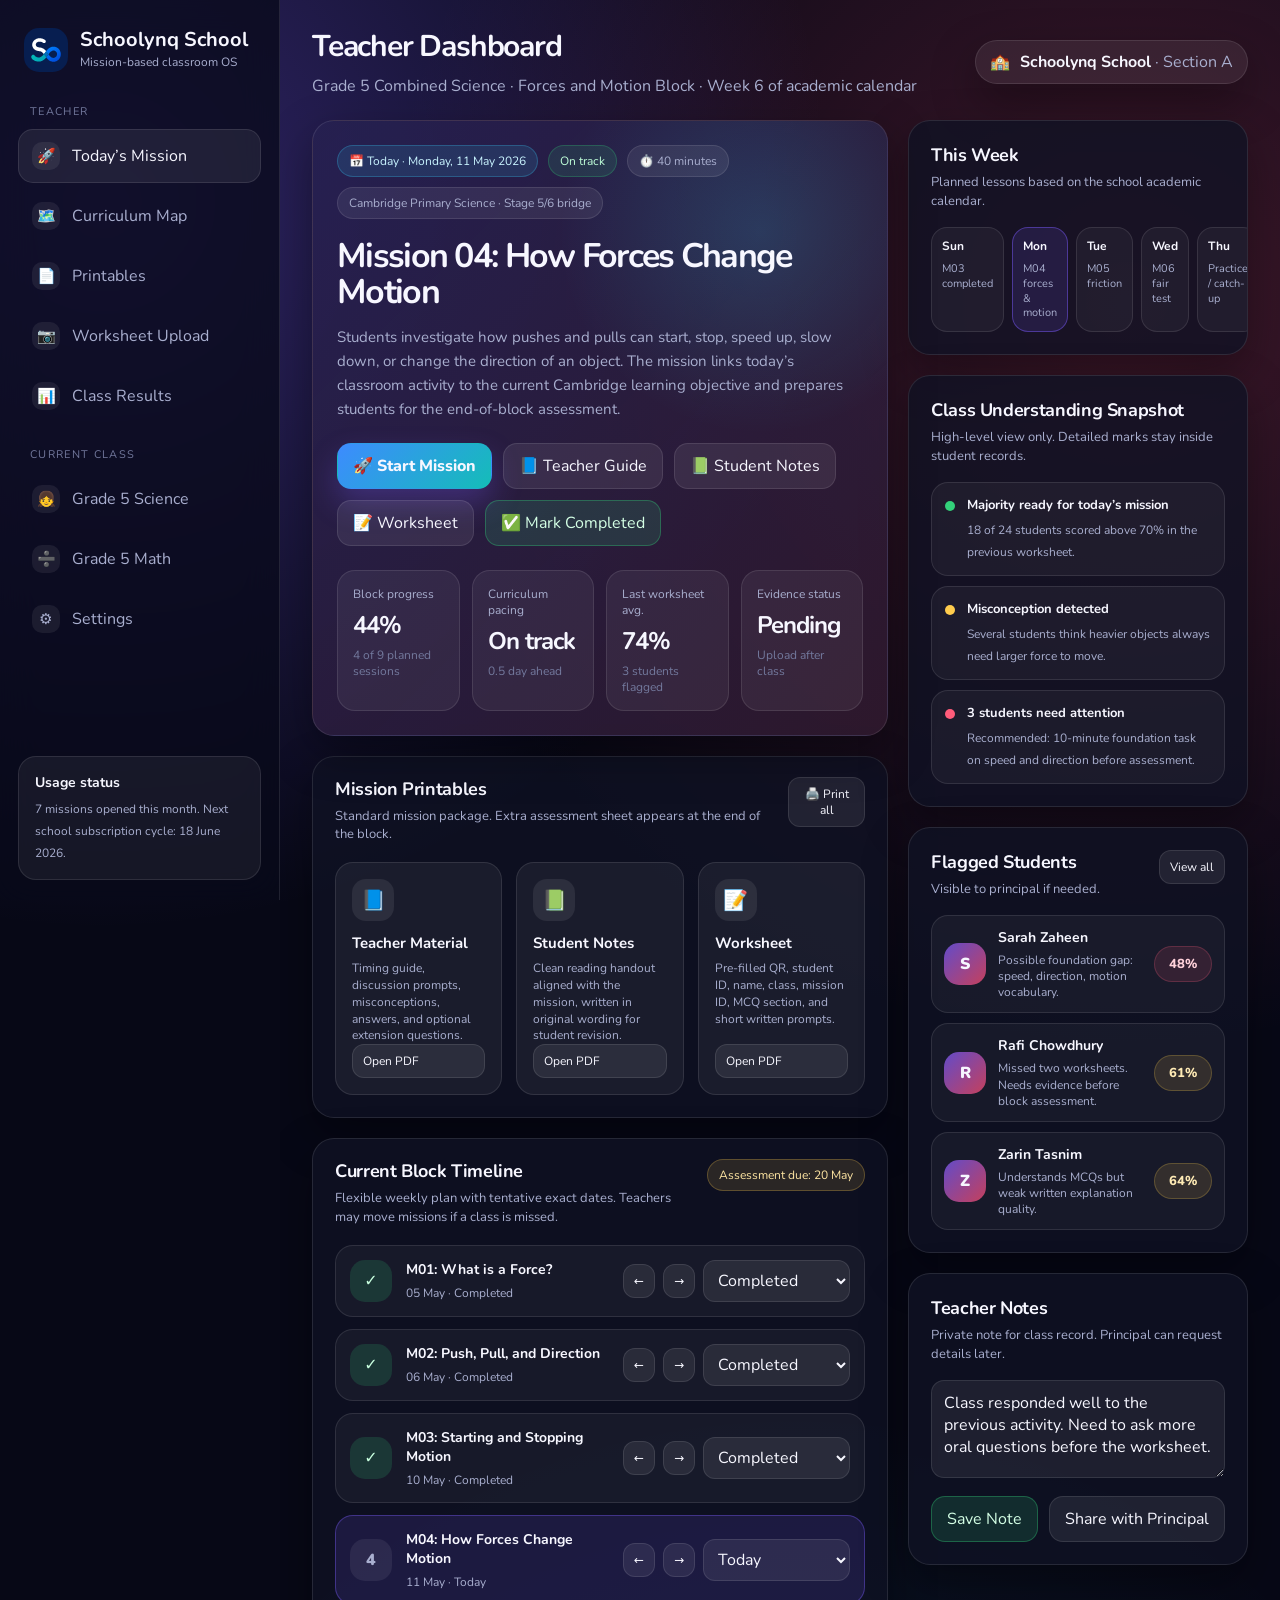
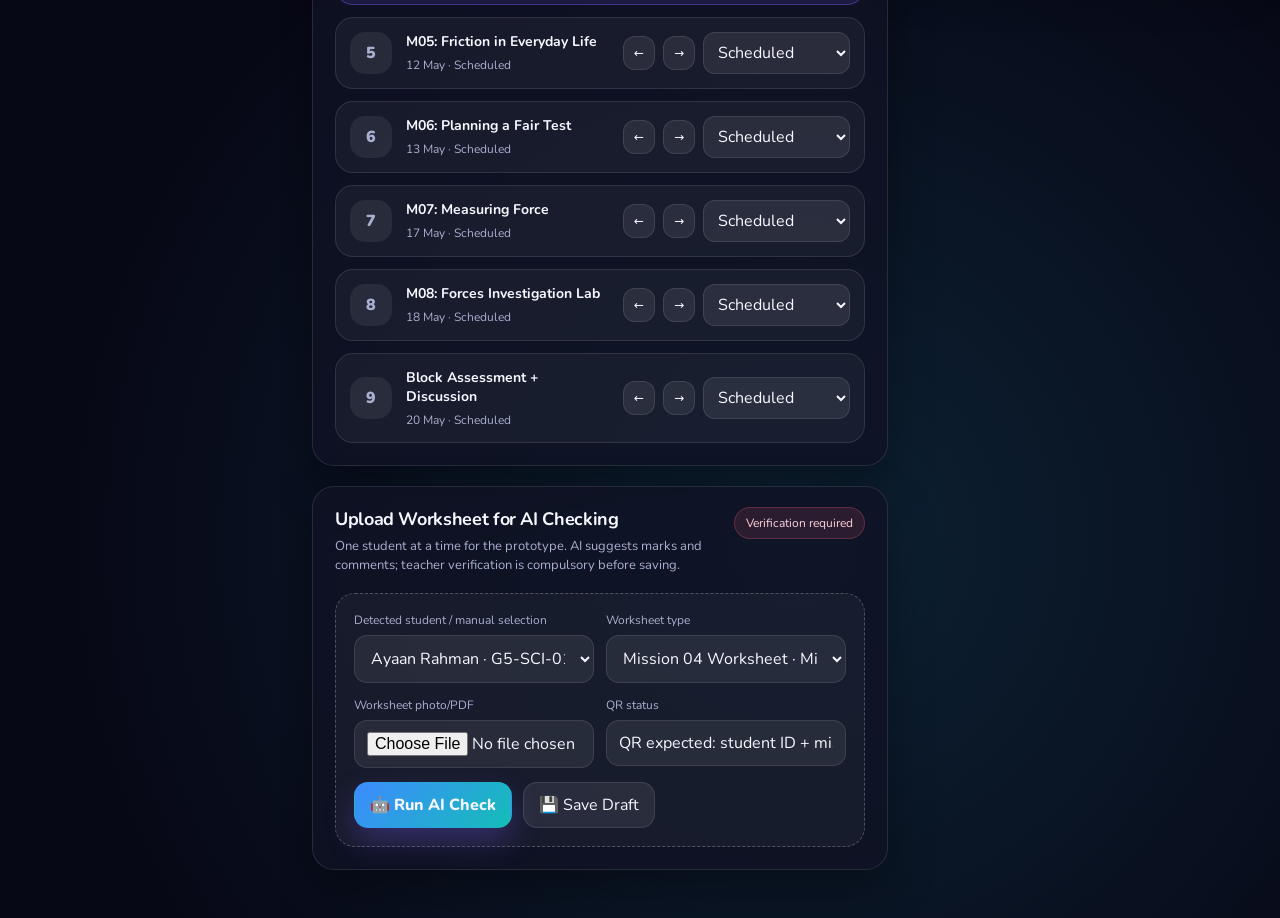
<file: teacher-dash-acolyte.html>
<!DOCTYPE html>
<html lang="en">
<head>
  <meta charset="UTF-8" />
  <meta name="viewport" content="width=device-width, initial-scale=1.0" />
  <title>Schoolynq School | Teacher Dashboard (earlier design)</title>
  <style>
    :root {
      --bg: #070816;
      --panel: #101225;
      --panel-2: #161a33;
      --panel-3: #1d2242;
      --text: #f7f7ff;
      --muted: #a9afcf;
      --soft: #73799d;
      --line: rgba(255,255,255,0.1);
      --accent: #ff4d6d;
      --accent-2: #7c5cff;
      --cyan: #35d0ff;
      --green: #33d17a;
      --yellow: #ffcc4d;
      --orange: #ff965c;
      --red: #ff5c7a;
      --shadow: 0 18px 45px rgba(0,0,0,0.35);
      --radius: 22px;
    }

    * {
      box-sizing: border-box;
    }

    body {
      margin: 0;
      min-height: 100vh;
      font-family: Inter, ui-sans-serif, system-ui, -apple-system, BlinkMacSystemFont, "Segoe UI", sans-serif;
      color: var(--text);
      background:
        radial-gradient(circle at 8% 8%, rgba(124,92,255,0.35), transparent 28%),
        radial-gradient(circle at 88% 12%, rgba(255,77,109,0.22), transparent 30%),
        radial-gradient(circle at 62% 85%, rgba(53,208,255,0.13), transparent 32%),
        var(--bg);
    }

    button, input, select, textarea {
      font: inherit;
    }

    button {
      cursor: pointer;
    }

    .app-shell {
      display: grid;
      grid-template-columns: 280px 1fr;
      min-height: 100vh;
    }

    .sidebar {
      border-right: 1px solid var(--line);
      background: rgba(8, 10, 25, 0.76);
      backdrop-filter: blur(18px);
      padding: 24px 18px;
      position: sticky;
      top: 0;
      height: 100vh;
    }

    .brand {
      display: flex;
      gap: 12px;
      align-items: center;
      margin-bottom: 28px;
      padding: 4px 6px;
    }

    .brand-mark {
      width: 44px;
      height: 44px;
      border-radius: 15px;
      background: linear-gradient(135deg, var(--accent), var(--accent-2));
      display: grid;
      place-items: center;
      box-shadow: 0 12px 30px rgba(124,92,255,0.35);
      font-size: 22px;
      font-weight: 900;
    }

    .brand h1 {
      margin: 0;
      font-size: 20px;
      line-height: 1;
    }

    .brand p {
      margin: 4px 0 0;
      color: var(--muted);
      font-size: 12px;
    }

    .nav-section-title {
      color: var(--soft);
      font-size: 11px;
      letter-spacing: 0.12em;
      text-transform: uppercase;
      margin: 24px 12px 10px;
    }

    .nav-item {
      display: flex;
      align-items: center;
      gap: 12px;
      color: var(--muted);
      padding: 12px 13px;
      border-radius: 15px;
      margin-bottom: 6px;
      transition: 180ms ease;
      border: 1px solid transparent;
    }

    .nav-item.active,
    .nav-item:hover {
      color: var(--text);
      background: rgba(255,255,255,0.07);
      border-color: var(--line);
    }

    .nav-icon {
      width: 28px;
      height: 28px;
      border-radius: 10px;
      display: grid;
      place-items: center;
      background: rgba(255,255,255,0.07);
      font-size: 15px;
    }

    .sidebar-footer {
      position: absolute;
      left: 18px;
      right: 18px;
      bottom: 20px;
      padding: 16px;
      border-radius: 18px;
      background: rgba(255,255,255,0.06);
      border: 1px solid var(--line);
    }

    .sidebar-footer strong {
      display: block;
      font-size: 14px;
      margin-bottom: 5px;
    }

    .sidebar-footer span {
      color: var(--muted);
      font-size: 12px;
      line-height: 1.4;
    }

    .main {
      padding: 26px 32px 48px;
      overflow: hidden;
    }

    .topbar {
      display: flex;
      justify-content: space-between;
      align-items: center;
      gap: 18px;
      margin-bottom: 22px;
    }

    .page-title h2 {
      font-size: 30px;
      margin: 0 0 8px;
      letter-spacing: -0.04em;
    }

    .page-title p {
      margin: 0;
      color: var(--muted);
      line-height: 1.45;
    }

    .school-pill {
      display: flex;
      align-items: center;
      gap: 10px;
      background: rgba(255,255,255,0.07);
      border: 1px solid var(--line);
      border-radius: 999px;
      padding: 10px 14px;
      white-space: nowrap;
      color: var(--muted);
      box-shadow: var(--shadow);
    }

    .school-pill strong {
      color: var(--text);
    }

    .dashboard-grid {
      display: grid;
      grid-template-columns: minmax(0, 1.35fr) minmax(340px, 0.65fr);
      gap: 20px;
      align-items: start;
    }

    .stack {
      display: grid;
      gap: 20px;
    }

    .card {
      background: rgba(16, 18, 37, 0.78);
      border: 1px solid var(--line);
      border-radius: var(--radius);
      box-shadow: var(--shadow);
      overflow: hidden;
    }

    .card.pad {
      padding: 22px;
    }

    .card-header {
      padding: 20px 22px 0;
      display: flex;
      justify-content: space-between;
      align-items: flex-start;
      gap: 16px;
    }

    .card-title {
      margin: 0;
      font-size: 18px;
      letter-spacing: -0.02em;
    }

    .card-subtitle {
      margin: 6px 0 0;
      color: var(--muted);
      font-size: 13px;
      line-height: 1.45;
    }

    .hero-mission {
      position: relative;
      background:
        linear-gradient(135deg, rgba(124,92,255,0.18), rgba(255,77,109,0.12)),
        rgba(16,18,37,0.86);
    }

    .hero-mission::after {
      content: "";
      position: absolute;
      inset: 0;
      background: radial-gradient(circle at 78% 18%, rgba(53,208,255,0.17), transparent 30%);
      pointer-events: none;
    }

    .hero-content {
      position: relative;
      z-index: 2;
      padding: 24px;
    }

    .mission-meta-row {
      display: flex;
      flex-wrap: wrap;
      gap: 10px;
      margin-bottom: 20px;
    }

    .pill {
      display: inline-flex;
      align-items: center;
      gap: 7px;
      border-radius: 999px;
      padding: 7px 11px;
      color: var(--muted);
      background: rgba(255,255,255,0.07);
      border: 1px solid var(--line);
      font-size: 12px;
      white-space: nowrap;
    }

    .pill.green { color: #bfffd9; background: rgba(51,209,122,0.12); border-color: rgba(51,209,122,0.25); }
    .pill.yellow { color: #ffe6a3; background: rgba(255,204,77,0.12); border-color: rgba(255,204,77,0.25); }
    .pill.red { color: #ffd1da; background: rgba(255,92,122,0.12); border-color: rgba(255,92,122,0.25); }
    .pill.cyan { color: #c9f4ff; background: rgba(53,208,255,0.12); border-color: rgba(53,208,255,0.25); }

    .hero-title {
      margin: 0;
      font-size: 34px;
      max-width: 760px;
      letter-spacing: -0.05em;
      line-height: 1.05;
    }

    .hero-desc {
      color: var(--muted);
      max-width: 760px;
      margin: 14px 0 22px;
      font-size: 15px;
      line-height: 1.6;
    }

    .actions {
      display: flex;
      flex-wrap: wrap;
      gap: 11px;
      align-items: center;
    }

    .btn {
      border: 0;
      border-radius: 14px;
      padding: 11px 15px;
      color: var(--text);
      background: rgba(255,255,255,0.08);
      border: 1px solid var(--line);
      transition: 180ms ease;
      display: inline-flex;
      align-items: center;
      gap: 9px;
      text-decoration: none;
    }

    .btn:hover {
      transform: translateY(-1px);
      background: rgba(255,255,255,0.12);
    }

    .btn.primary {
      background: linear-gradient(135deg, var(--accent), var(--accent-2));
      border-color: transparent;
      box-shadow: 0 14px 30px rgba(124,92,255,0.28);
      font-weight: 800;
    }

    .btn.success {
      background: rgba(51,209,122,0.15);
      border-color: rgba(51,209,122,0.34);
      color: #d4ffe5;
    }

    .btn.warning {
      background: rgba(255,204,77,0.12);
      border-color: rgba(255,204,77,0.25);
      color: #ffebb5;
    }

    .btn.small {
      padding: 8px 10px;
      border-radius: 12px;
      font-size: 12px;
    }

    .progress-strip {
      display: grid;
      grid-template-columns: repeat(4, 1fr);
      gap: 12px;
      margin-top: 24px;
    }

    .metric {
      padding: 15px;
      border-radius: 18px;
      background: rgba(255,255,255,0.06);
      border: 1px solid var(--line);
    }

    .metric span {
      display: block;
      color: var(--muted);
      font-size: 12px;
      margin-bottom: 7px;
    }

    .metric strong {
      font-size: 24px;
      letter-spacing: -0.04em;
    }

    .metric em {
      display: block;
      font-style: normal;
      margin-top: 6px;
      color: var(--soft);
      font-size: 12px;
    }

    .section-body {
      padding: 18px 22px 22px;
    }

    .printables-grid {
      display: grid;
      grid-template-columns: repeat(3, 1fr);
      gap: 14px;
    }

    .printable {
      background: rgba(255,255,255,0.055);
      border: 1px solid var(--line);
      border-radius: 18px;
      padding: 16px;
      min-height: 172px;
      display: flex;
      flex-direction: column;
      justify-content: space-between;
    }

    .printable-icon {
      width: 42px;
      height: 42px;
      border-radius: 14px;
      display: grid;
      place-items: center;
      background: rgba(255,255,255,0.08);
      margin-bottom: 12px;
      font-size: 20px;
    }

    .printable h4 {
      margin: 0 0 7px;
      font-size: 15px;
    }

    .printable p {
      margin: 0;
      color: var(--muted);
      line-height: 1.4;
      font-size: 12px;
    }

    .timeline {
      display: grid;
      gap: 12px;
    }

    .timeline-item {
      display: grid;
      grid-template-columns: 42px 1fr auto;
      gap: 14px;
      align-items: center;
      padding: 14px;
      border-radius: 18px;
      background: rgba(255,255,255,0.045);
      border: 1px solid var(--line);
    }

    .timeline-item.today {
      background: rgba(124,92,255,0.14);
      border-color: rgba(124,92,255,0.38);
    }

    .timeline-number {
      width: 42px;
      height: 42px;
      border-radius: 15px;
      display: grid;
      place-items: center;
      background: rgba(255,255,255,0.07);
      color: var(--muted);
      font-weight: 900;
    }

    .timeline-item.completed .timeline-number {
      background: rgba(51,209,122,0.16);
      color: #c8ffdf;
    }

    .timeline-info h4 {
      margin: 0 0 6px;
      font-size: 14px;
    }

    .timeline-info p {
      margin: 0;
      color: var(--muted);
      font-size: 12px;
    }

    .timeline-actions {
      display: flex;
      gap: 8px;
      align-items: center;
    }

    .status-select {
      color: var(--text);
      background: rgba(255,255,255,0.08);
      border: 1px solid var(--line);
      border-radius: 12px;
      padding: 8px 10px;
      outline: none;
      min-width: 130px;
    }

    .status-select option {
      color: #111;
    }

    .upload-zone {
      border: 1px dashed rgba(255,255,255,0.24);
      border-radius: 20px;
      background: rgba(255,255,255,0.04);
      padding: 18px;
      display: grid;
      gap: 14px;
    }

    .form-row {
      display: grid;
      grid-template-columns: 1fr 1fr;
      gap: 12px;
    }

    .field label {
      display: block;
      color: var(--muted);
      font-size: 12px;
      margin-bottom: 7px;
    }

    .field input,
    .field select,
    .field textarea {
      width: 100%;
      color: var(--text);
      background: rgba(255,255,255,0.07);
      border: 1px solid var(--line);
      border-radius: 13px;
      padding: 11px 12px;
      outline: none;
    }

    .field select option {
      color: #111;
    }

    .field textarea {
      min-height: 98px;
      resize: vertical;
    }

    .review-panel {
      margin-top: 14px;
      border-radius: 18px;
      border: 1px solid rgba(255,204,77,0.24);
      background: rgba(255,204,77,0.08);
      padding: 15px;
      display: none;
    }

    .review-panel.show {
      display: block;
    }

    .review-panel h4 {
      margin: 0 0 10px;
    }

    .review-grid {
      display: grid;
      grid-template-columns: repeat(3, 1fr);
      gap: 10px;
      margin-bottom: 12px;
    }

    .review-cell {
      background: rgba(0,0,0,0.18);
      border: 1px solid var(--line);
      border-radius: 14px;
      padding: 12px;
    }

    .review-cell span {
      display: block;
      color: var(--muted);
      font-size: 11px;
      margin-bottom: 5px;
    }

    .review-cell strong {
      font-size: 18px;
    }

    .student-list {
      display: grid;
      gap: 10px;
    }

    .student-row {
      display: grid;
      grid-template-columns: 42px 1fr auto;
      gap: 12px;
      align-items: center;
      padding: 12px;
      background: rgba(255,255,255,0.045);
      border: 1px solid var(--line);
      border-radius: 17px;
    }

    .avatar {
      width: 42px;
      height: 42px;
      border-radius: 15px;
      display: grid;
      place-items: center;
      font-weight: 900;
      background: linear-gradient(135deg, rgba(124,92,255,0.75), rgba(255,77,109,0.75));
    }

    .student-row h4 {
      margin: 0 0 5px;
      font-size: 14px;
    }

    .student-row p {
      margin: 0;
      color: var(--muted);
      font-size: 12px;
      line-height: 1.35;
    }

    .score-badge {
      min-width: 58px;
      text-align: center;
      border-radius: 999px;
      padding: 8px 10px;
      border: 1px solid var(--line);
      background: rgba(255,255,255,0.07);
      font-weight: 800;
      font-size: 13px;
    }

    .score-badge.good { color: #c8ffdf; background: rgba(51,209,122,0.12); border-color: rgba(51,209,122,0.22); }
    .score-badge.mid { color: #ffebb5; background: rgba(255,204,77,0.12); border-color: rgba(255,204,77,0.22); }
    .score-badge.low { color: #ffd1da; background: rgba(255,92,122,0.12); border-color: rgba(255,92,122,0.22); }

    .insight-list {
      display: grid;
      gap: 10px;
    }

    .insight {
      display: flex;
      gap: 12px;
      padding: 13px;
      border-radius: 17px;
      border: 1px solid var(--line);
      background: rgba(255,255,255,0.045);
    }

    .insight-dot {
      width: 10px;
      height: 10px;
      border-radius: 999px;
      margin-top: 5px;
      flex: 0 0 auto;
    }

    .insight-dot.green { background: var(--green); }
    .insight-dot.yellow { background: var(--yellow); }
    .insight-dot.red { background: var(--red); }
    .insight strong {
      display: block;
      font-size: 13px;
      margin-bottom: 4px;
    }
    .insight span {
      color: var(--muted);
      font-size: 12px;
      line-height: 1.45;
    }

    .mini-calendar {
      display: grid;
      grid-template-columns: repeat(5, 1fr);
      gap: 8px;
    }

    .day-card {
      min-height: 78px;
      border-radius: 16px;
      border: 1px solid var(--line);
      background: rgba(255,255,255,0.045);
      padding: 10px;
    }

    .day-card.today {
      border-color: rgba(124,92,255,0.45);
      background: rgba(124,92,255,0.14);
    }

    .day-card strong {
      display: block;
      font-size: 12px;
      margin-bottom: 8px;
    }

    .day-card span {
      color: var(--muted);
      font-size: 11px;
      line-height: 1.35;
      display: block;
    }

    .toast {
      position: fixed;
      right: 26px;
      bottom: 26px;
      background: rgba(15, 18, 36, 0.96);
      color: var(--text);
      border: 1px solid var(--line);
      border-radius: 16px;
      padding: 13px 16px;
      box-shadow: var(--shadow);
      transform: translateY(20px);
      opacity: 0;
      pointer-events: none;
      transition: 220ms ease;
      z-index: 20;
    }

    .toast.show {
      transform: translateY(0);
      opacity: 1;
    }

    @media (max-width: 1180px) {
      .app-shell { grid-template-columns: 1fr; }
      .sidebar { position: relative; height: auto; display: none; }
      .dashboard-grid { grid-template-columns: 1fr; }
    }

    @media (max-width: 760px) {
      .main { padding: 18px; }
      .topbar { align-items: flex-start; flex-direction: column; }
      .hero-title { font-size: 28px; }
      .progress-strip, .printables-grid, .form-row, .review-grid, .mini-calendar { grid-template-columns: 1fr; }
      .timeline-item { grid-template-columns: 38px 1fr; }
      .timeline-actions { grid-column: 1 / -1; }
    }
  </style>
  <link rel="stylesheet" href="brand/brand.css">
</head>
<body>
  <div class="app-shell">
    <aside class="sidebar">
      <div class="brand">
        <div class="brand-mark"><img src="brand/schoolynq-mark-white.svg" alt="Schoolynq"></div>
        <div>
          <h1>Schoolynq School</h1>
          <p>Mission-based classroom OS</p>
        </div>
      </div>

      <div class="nav-section-title">Teacher</div>
      <div class="nav-item active"><span class="nav-icon">🚀</span> Today’s Mission</div>
      <div class="nav-item"><span class="nav-icon">🗺️</span> Curriculum Map</div>
      <div class="nav-item"><span class="nav-icon">📄</span> Printables</div>
      <div class="nav-item"><span class="nav-icon">📷</span> Worksheet Upload</div>
      <div class="nav-item"><span class="nav-icon">📊</span> Class Results</div>

      <div class="nav-section-title">Current Class</div>
      <div class="nav-item"><span class="nav-icon">👧</span> Grade 5 Science</div>
      <div class="nav-item"><span class="nav-icon">➗</span> Grade 5 Math</div>
      <div class="nav-item"><span class="nav-icon">⚙️</span> Settings</div>

      <div class="sidebar-footer">
        <strong>Usage status</strong>
        <span>7 missions opened this month. Next school subscription cycle: 18 June 2026.</span>
      </div>
    </aside>

    <main class="main">
      <header class="topbar">
        <div class="page-title">
          <h2>Teacher Dashboard</h2>
          <p>Grade 5 Combined Science · Forces and Motion Block · Week 6 of academic calendar</p>
        </div>
        <div class="school-pill">🏫 <span><strong>Schoolynq School</strong> · Section A</span></div>
      </header>

      <section class="dashboard-grid">
        <div class="stack">
          <article class="card hero-mission">
            <div class="hero-content">
              <div class="mission-meta-row">
                <span class="pill cyan">📅 Today · Monday, 11 May 2026</span>
                <span class="pill green">On track</span>
                <span class="pill">⏱️ 40 minutes</span>
                <span class="pill">Cambridge Primary Science · Stage 5/6 bridge</span>
              </div>

              <h1 class="hero-title">Mission 04: How Forces Change Motion</h1>
              <p class="hero-desc">Students investigate how pushes and pulls can start, stop, speed up, slow down, or change the direction of an object. The mission links today’s classroom activity to the current Cambridge learning objective and prepares students for the end-of-block assessment.</p>

              <div class="actions">
                <button class="btn primary" onclick="startMission()">🚀 Start Mission</button>
                <button class="btn" onclick="showToast('Teacher guide downloaded')">📘 Teacher Guide</button>
                <button class="btn" onclick="showToast('Student notes downloaded')">📗 Student Notes</button>
                <button class="btn" onclick="showToast('Worksheet downloaded')">📝 Worksheet</button>
                <button class="btn success" onclick="markTodayCompleted()">✅ Mark Completed</button>
              </div>

              <div class="progress-strip">
                <div class="metric">
                  <span>Block progress</span>
                  <strong id="blockProgress">44%</strong>
                  <em>4 of 9 planned sessions</em>
                </div>
                <div class="metric">
                  <span>Curriculum pacing</span>
                  <strong>On track</strong>
                  <em>0.5 day ahead</em>
                </div>
                <div class="metric">
                  <span>Last worksheet avg.</span>
                  <strong>74%</strong>
                  <em>3 students flagged</em>
                </div>
                <div class="metric">
                  <span>Evidence status</span>
                  <strong id="evidenceStatus">Pending</strong>
                  <em>Upload after class</em>
                </div>
              </div>
            </div>
          </article>

          <article class="card">
            <div class="card-header">
              <div>
                <h3 class="card-title">Mission Printables</h3>
                <p class="card-subtitle">Standard mission package. Extra assessment sheet appears at the end of the block.</p>
              </div>
              <button class="btn small" onclick="showToast('All mission files prepared for print')">🖨️ Print all</button>
            </div>
            <div class="section-body">
              <div class="printables-grid">
                <div class="printable">
                  <div>
                    <div class="printable-icon">📘</div>
                    <h4>Teacher Material</h4>
                    <p>Timing guide, discussion prompts, misconceptions, answers, and optional extension questions.</p>
                  </div>
                  <button class="btn small" onclick="showToast('Opening teacher material PDF')">Open PDF</button>
                </div>
                <div class="printable">
                  <div>
                    <div class="printable-icon">📗</div>
                    <h4>Student Notes</h4>
                    <p>Clean reading handout aligned with the mission, written in original wording for student revision.</p>
                  </div>
                  <button class="btn small" onclick="showToast('Opening student notes PDF')">Open PDF</button>
                </div>
                <div class="printable">
                  <div>
                    <div class="printable-icon">📝</div>
                    <h4>Worksheet</h4>
                    <p>Pre-filled QR, student ID, name, class, mission ID, MCQ section, and short written prompts.</p>
                  </div>
                  <button class="btn small" onclick="showToast('Opening worksheet PDF')">Open PDF</button>
                </div>
              </div>
            </div>
          </article>

          <article class="card">
            <div class="card-header">
              <div>
                <h3 class="card-title">Current Block Timeline</h3>
                <p class="card-subtitle">Flexible weekly plan with tentative exact dates. Teachers may move missions if a class is missed.</p>
              </div>
              <span class="pill yellow">Assessment due: 20 May</span>
            </div>
            <div class="section-body">
              <div class="timeline" id="timeline"></div>
            </div>
          </article>

          <article class="card">
            <div class="card-header">
              <div>
                <h3 class="card-title">Upload Worksheet for AI Checking</h3>
                <p class="card-subtitle">One student at a time for the prototype. AI suggests marks and comments; teacher verification is compulsory before saving.</p>
              </div>
              <span class="pill red">Verification required</span>
            </div>
            <div class="section-body">
              <div class="upload-zone">
                <div class="form-row">
                  <div class="field">
                    <label>Detected student / manual selection</label>
                    <select id="studentSelect">
                      <option>Ayaan Rahman · G5-SCI-014</option>
                      <option>Sarah Zaheen · G5-SCI-021</option>
                      <option>Rafi Chowdhury · G5-SCI-008</option>
                      <option>Zarin Tasnim · G5-SCI-032</option>
                    </select>
                  </div>
                  <div class="field">
                    <label>Worksheet type</label>
                    <select id="worksheetType">
                      <option>Mission 04 Worksheet · Mixed MCQ + short answer</option>
                      <option>Mission 04 MCQ only</option>
                      <option>Block Assessment Sheet</option>
                    </select>
                  </div>
                </div>

                <div class="form-row">
                  <div class="field">
                    <label>Worksheet photo/PDF</label>
                    <input id="worksheetFile" type="file" accept="image/*,.pdf" />
                  </div>
                  <div class="field">
                    <label>QR status</label>
                    <input value="QR expected: student ID + mission ID + worksheet ID" readonly />
                  </div>
                </div>

                <div class="actions">
                  <button class="btn primary" onclick="simulateAiCheck()">🤖 Run AI Check</button>
                  <button class="btn" onclick="showToast('Saved as draft for later checking')">💾 Save Draft</button>
                </div>
              </div>

              <div class="review-panel" id="reviewPanel">
                <h4>Teacher Verification Needed</h4>
                <div class="review-grid">
                  <div class="review-cell">
                    <span>AI suggested score</span>
                    <strong id="aiScore">8/10</strong>
                  </div>
                  <div class="review-cell">
                    <span>Confidence</span>
                    <strong id="aiConfidence">Medium</strong>
                  </div>
                  <div class="review-cell">
                    <span>Possible weakness</span>
                    <strong id="weaknessTag">Force vs speed</strong>
                  </div>
                </div>
                <div class="field">
                  <label>AI feedback draft</label>
                  <textarea id="feedbackText">Good understanding of push and pull. Needs correction on the idea that a force is always needed to keep an object moving.</textarea>
                </div>
                <div class="actions" style="margin-top: 12px;">
                  <button class="btn success" onclick="verifyAndSave()">✅ Verify & Save Result</button>
                  <button class="btn warning" onclick="showToast('Opened manual correction mode')">✏️ Edit Marks</button>
                  <button class="btn" onclick="showToast('Flagged for manual review')">🚩 Flag</button>
                </div>
              </div>
            </div>
          </article>
        </div>

        <aside class="stack">
          <article class="card pad">
            <h3 class="card-title">This Week</h3>
            <p class="card-subtitle">Planned lessons based on the school academic calendar.</p>
            <div class="mini-calendar" style="margin-top: 16px;">
              <div class="day-card"><strong>Sun</strong><span>M03 completed</span></div>
              <div class="day-card today"><strong>Mon</strong><span>M04 forces & motion</span></div>
              <div class="day-card"><strong>Tue</strong><span>M05 friction</span></div>
              <div class="day-card"><strong>Wed</strong><span>M06 fair test</span></div>
              <div class="day-card"><strong>Thu</strong><span>Practice / catch-up</span></div>
            </div>
          </article>

          <article class="card pad">
            <h3 class="card-title">Class Understanding Snapshot</h3>
            <p class="card-subtitle">High-level view only. Detailed marks stay inside student records.</p>
            <div class="insight-list" style="margin-top: 16px;">
              <div class="insight"><div class="insight-dot green"></div><div><strong>Majority ready for today’s mission</strong><span>18 of 24 students scored above 70% in the previous worksheet.</span></div></div>
              <div class="insight"><div class="insight-dot yellow"></div><div><strong>Misconception detected</strong><span>Several students think heavier objects always need larger force to move.</span></div></div>
              <div class="insight"><div class="insight-dot red"></div><div><strong>3 students need attention</strong><span>Recommended: 10-minute foundation task on speed and direction before assessment.</span></div></div>
            </div>
          </article>

          <article class="card pad">
            <div style="display:flex; justify-content:space-between; gap:12px; align-items:flex-start;">
              <div>
                <h3 class="card-title">Flagged Students</h3>
                <p class="card-subtitle">Visible to principal if needed.</p>
              </div>
              <button class="btn small" onclick="showToast('Opening full class list')">View all</button>
            </div>
            <div class="student-list" style="margin-top: 16px;">
              <div class="student-row">
                <div class="avatar">S</div>
                <div><h4>Sarah Zaheen</h4><p>Possible foundation gap: speed, direction, motion vocabulary.</p></div>
                <div class="score-badge low">48%</div>
              </div>
              <div class="student-row">
                <div class="avatar">R</div>
                <div><h4>Rafi Chowdhury</h4><p>Missed two worksheets. Needs evidence before block assessment.</p></div>
                <div class="score-badge mid">61%</div>
              </div>
              <div class="student-row">
                <div class="avatar">Z</div>
                <div><h4>Zarin Tasnim</h4><p>Understands MCQs but weak written explanation quality.</p></div>
                <div class="score-badge mid">64%</div>
              </div>
            </div>
          </article>

          <article class="card pad">
            <h3 class="card-title">Teacher Notes</h3>
            <p class="card-subtitle">Private note for class record. Principal can request details later.</p>
            <div class="field" style="margin-top: 16px;">
              <textarea id="teacherNote">Class responded well to the previous activity. Need to ask more oral questions before the worksheet.</textarea>
            </div>
            <div class="actions" style="margin-top: 12px;">
              <button class="btn success" onclick="saveTeacherNote()">Save Note</button>
              <button class="btn" onclick="showToast('Note marked as visible to principal')">Share with Principal</button>
            </div>
          </article>
        </aside>
      </section>
    </main>
  </div>

  <div class="toast" id="toast">Saved</div>

  <script>
    const defaultMissions = [
      { id: 1, title: 'M01: What is a Force?', date: '05 May', status: 'Completed' },
      { id: 2, title: 'M02: Push, Pull, and Direction', date: '06 May', status: 'Completed' },
      { id: 3, title: 'M03: Starting and Stopping Motion', date: '10 May', status: 'Completed' },
      { id: 4, title: 'M04: How Forces Change Motion', date: '11 May', status: 'Today' },
      { id: 5, title: 'M05: Friction in Everyday Life', date: '12 May', status: 'Scheduled' },
      { id: 6, title: 'M06: Planning a Fair Test', date: '13 May', status: 'Scheduled' },
      { id: 7, title: 'M07: Measuring Force', date: '17 May', status: 'Scheduled' },
      { id: 8, title: 'M08: Forces Investigation Lab', date: '18 May', status: 'Scheduled' },
      { id: 9, title: 'Block Assessment + Discussion', date: '20 May', status: 'Scheduled' }
    ];

    const statusOptions = ['Completed', 'Today', 'Scheduled', 'In Progress', 'Needs Review', 'Skipped'];
    let missions = JSON.parse(localStorage.getItem('teacherDashboardMissions') || 'null') || defaultMissions;

    function renderTimeline() {
      const timeline = document.getElementById('timeline');
      timeline.innerHTML = '';
      missions.forEach((mission, index) => {
        const item = document.createElement('div');
        item.className = 'timeline-item' + (mission.status === 'Today' ? ' today' : '') + (mission.status === 'Completed' ? ' completed' : '');
        item.innerHTML = `
          <div class="timeline-number">${mission.status === 'Completed' ? '✓' : mission.id}</div>
          <div class="timeline-info">
            <h4>${mission.title}</h4>
            <p>${mission.date} · ${mission.status}</p>
          </div>
          <div class="timeline-actions">
            <button class="btn small" onclick="moveMission(${index}, -1)">←</button>
            <button class="btn small" onclick="moveMission(${index}, 1)">→</button>
            <select class="status-select" onchange="updateStatus(${index}, this.value)">
              ${statusOptions.map(option => `<option ${mission.status === option ? 'selected' : ''}>${option}</option>`).join('')}
            </select>
          </div>
        `;
        timeline.appendChild(item);
      });
    }

    function persistMissions() {
      localStorage.setItem('teacherDashboardMissions', JSON.stringify(missions));
    }

    function updateStatus(index, status) {
      missions[index].status = status;
      persistMissions();
      renderTimeline();
      showToast(`Mission status changed to ${status}`);
    }

    function moveMission(index, direction) {
      const newIndex = index + direction;
      if (newIndex < 0 || newIndex >= missions.length) return;
      const temp = missions[index];
      missions[index] = missions[newIndex];
      missions[newIndex] = temp;
      persistMissions();
      renderTimeline();
      showToast('Mission order updated');
    }

    function startMission() {
      const missionWindow = window.open('', '_blank');
      if (!missionWindow) {
        showToast('Popup blocked. Allow new tabs to open missions.');
        return;
      }
      missionWindow.document.write(`
        <html>
          <head>
            <title>Mission 04</title>
            <style>
              body { margin:0; background:#08091a; color:white; font-family:system-ui; display:grid; place-items:center; min-height:100vh; }
              .box { max-width:760px; padding:40px; border-radius:28px; background:linear-gradient(135deg, rgba(124,92,255,.28), rgba(255,77,109,.18)); border:1px solid rgba(255,255,255,.16); box-shadow:0 25px 80px rgba(0,0,0,.4); }
              h1 { font-size:44px; line-height:1; margin:0 0 16px; }
              p { color:#c6c9e6; font-size:18px; line-height:1.6; }
            </style>
          </head>
          <body>
            <div class="box">
              <h1>Mission 04: How Forces Change Motion</h1>
              <p>This is where the Lovable-generated mission page/app would open. The teacher dashboard only launches and tracks it; the mission itself remains a separate classroom experience.</p>
            </div>
          </body>
        </html>
      `);
      missionWindow.document.close();
      showToast('Mission opened in a new tab');
    }

    function markTodayCompleted() {
      const todayIndex = missions.findIndex(m => m.status === 'Today');
      if (todayIndex >= 0) {
        missions[todayIndex].status = 'Completed';
        if (missions[todayIndex + 1] && missions[todayIndex + 1].status === 'Scheduled') {
          missions[todayIndex + 1].status = 'Today';
        }
        persistMissions();
        renderTimeline();
      }
      document.getElementById('blockProgress').textContent = '56%';
      document.getElementById('evidenceStatus').textContent = 'Awaiting upload';
      showToast('Today’s mission marked completed. Next mission moved to Today.');
    }

    function simulateAiCheck() {
      const selectedStudent = document.getElementById('studentSelect').value;
      const scores = {
        'Ayaan Rahman · G5-SCI-014': ['8/10', 'High', 'Force changes motion'],
        'Sarah Zaheen · G5-SCI-021': ['5/10', 'Medium', 'Speed vs force'],
        'Rafi Chowdhury · G5-SCI-008': ['6/10', 'Low', 'Incomplete answers'],
        'Zarin Tasnim · G5-SCI-032': ['7/10', 'Medium', 'Written explanation']
      };
      const result = scores[selectedStudent] || ['7/10', 'Medium', 'General review'];
      document.getElementById('aiScore').textContent = result[0];
      document.getElementById('aiConfidence').textContent = result[1];
      document.getElementById('weaknessTag').textContent = result[2];
      document.getElementById('reviewPanel').classList.add('show');
      showToast('AI check completed. Teacher verification required.');
    }

    function verifyAndSave() {
      document.getElementById('evidenceStatus').textContent = 'Saved';
      document.getElementById('reviewPanel').classList.remove('show');
      showToast('Verified result saved to student record');
    }

    function saveTeacherNote() {
      const note = document.getElementById('teacherNote').value;
      localStorage.setItem('teacherDashboardNote', note);
      showToast('Teacher note saved');
    }

    function showToast(message) {
      const toast = document.getElementById('toast');
      toast.textContent = message;
      toast.classList.add('show');
      clearTimeout(window.toastTimer);
      window.toastTimer = setTimeout(() => toast.classList.remove('show'), 2400);
    }

    function loadSavedNote() {
      const note = localStorage.getItem('teacherDashboardNote');
      if (note) document.getElementById('teacherNote').value = note;
    }

    renderTimeline();
    loadSavedNote();
  </script>
</body>
</html>
</file>
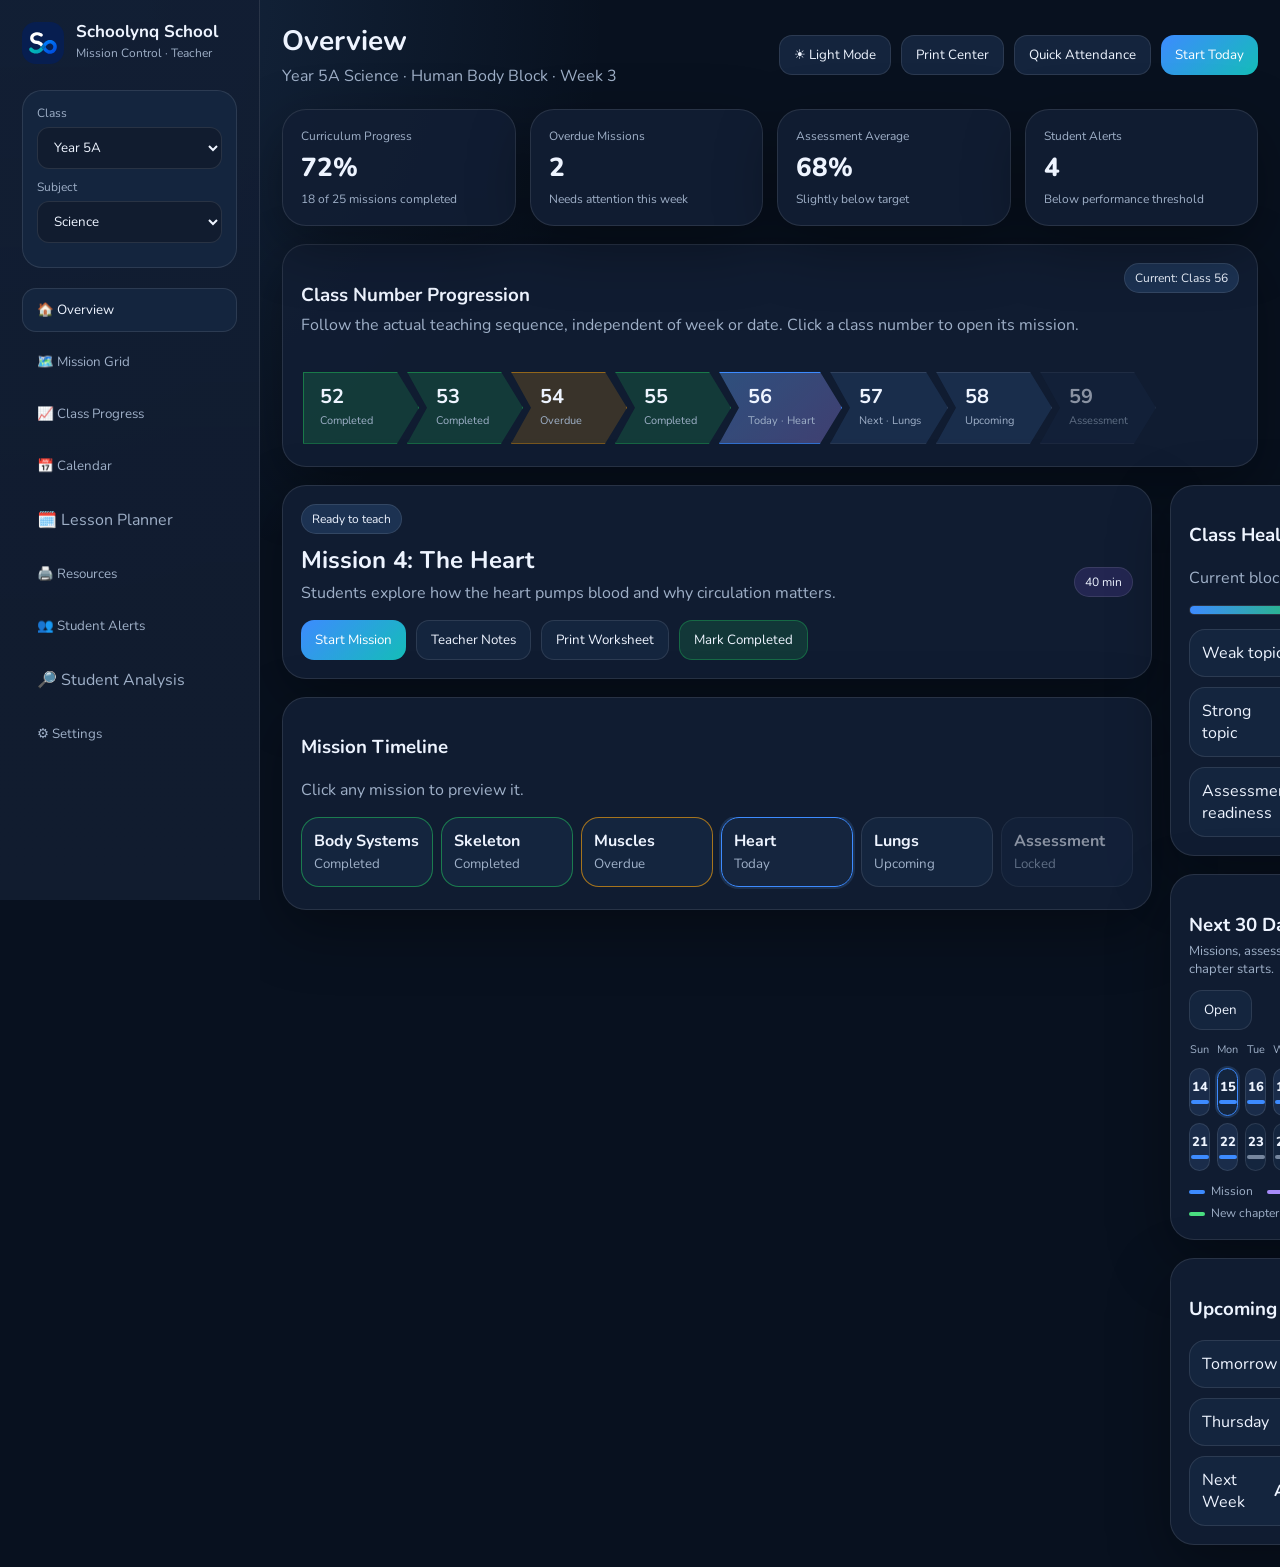
<file: teacher-dash-arrows-calendar.html>
<!DOCTYPE html>
<html lang="en" data-theme="dark">
<head>
  <meta charset="UTF-8" />
  <meta name="viewport" content="width=device-width, initial-scale=1.0" />
  <title>Schoolynq School | Teacher Dashboard</title>
  <style>
    :root {
      --bg: #08111f;
      --bg-soft: #111c2f;
      --card: rgba(18, 30, 51, 0.92);
      --card-2: rgba(22, 38, 64, 0.95);
      --text: #eef4ff;
      --muted: #9fb0c8;
      --border: rgba(255,255,255,0.1);
      --accent: #60a5fa;
      --accent-2: #a78bfa;
      --success: #22c55e;
      --warning: #f59e0b;
      --danger: #ef4444;
      --purple: #8b5cf6;
      --shadow: 0 20px 60px rgba(0,0,0,.35);
      --tooltip-bg: #020617;
    }

    html[data-theme="light"] {
      --bg: #f4f7fb;
      --bg-soft: #e8eef7;
      --card: rgba(255,255,255,0.96);
      --card-2: rgba(248,250,252,0.98);
      --text: #0f172a;
      --muted: #64748b;
      --border: rgba(15,23,42,0.12);
      --accent: #2563eb;
      --accent-2: #7c3aed;
      --success: #16a34a;
      --warning: #d97706;
      --danger: #dc2626;
      --purple: #7c3aed;
      --shadow: 0 20px 45px rgba(15,23,42,.12);
      --tooltip-bg: #0f172a;
    }

    * { box-sizing: border-box; }

    body {
      margin: 0;
      font-family: Inter, ui-sans-serif, system-ui, -apple-system, BlinkMacSystemFont, "Segoe UI", sans-serif;
      background: radial-gradient(circle at top left, rgba(96,165,250,.18), transparent 30%), var(--bg);
      color: var(--text);
      min-height: 100vh;
    }

    button, select, input { font-family: inherit; }

    .app {
      display: grid;
      grid-template-columns: 260px 1fr;
      min-height: 100vh;
    }

    aside {
      background: linear-gradient(180deg, var(--card), var(--bg-soft));
      border-right: 1px solid var(--border);
      padding: 22px;
      position: sticky;
      top: 0;
      height: 100vh;
    }

    .brand {
      display: flex;
      align-items: center;
      gap: 12px;
      margin-bottom: 26px;
    }

    .logo {
      width: 42px;
      height: 42px;
      border-radius: 14px;
      background: linear-gradient(135deg, var(--accent), var(--accent-2));
      display: grid;
      place-items: center;
      color: white;
      font-weight: 900;
      box-shadow: var(--shadow);
    }

    .brand h1 {
      font-size: 17px;
      margin: 0;
      line-height: 1.1;
    }

    .brand span {
      color: var(--muted);
      font-size: 12px;
    }

    .context-card {
      background: var(--card-2);
      border: 1px solid var(--border);
      padding: 14px;
      border-radius: 20px;
      margin-bottom: 20px;
    }

    .context-card label {
      display: block;
      color: var(--muted);
      font-size: 12px;
      margin-bottom: 6px;
    }

    select {
      width: 100%;
      padding: 10px 12px;
      border-radius: 12px;
      border: 1px solid var(--border);
      background: var(--bg-soft);
      color: var(--text);
      outline: none;
      margin-bottom: 10px;
    }

    nav {
      display: flex;
      flex-direction: column;
      gap: 8px;
    }

    .nav-btn {
      border: 1px solid transparent;
      background: transparent;
      color: var(--muted);
      padding: 12px 14px;
      text-align: left;
      border-radius: 14px;
      cursor: pointer;
      display: flex;
      gap: 10px;
      align-items: center;
      transition: .2s ease;
    }

    .nav-btn:hover, .nav-btn.active {
      background: var(--card-2);
      color: var(--text);
      border-color: var(--border);
    }

    main {
      padding: 22px;
      overflow: auto;
    }

    .topbar {
      display: flex;
      justify-content: space-between;
      align-items: center;
      gap: 18px;
      margin-bottom: 22px;
    }

    .title h2 {
      margin: 0 0 5px;
      font-size: 28px;
    }

    .title p {
      margin: 0;
      color: var(--muted);
    }

    .top-actions {
      display: flex;
      gap: 10px;
      flex-wrap: wrap;
      justify-content: flex-end;
    }

    .btn {
      border: 1px solid var(--border);
      background: var(--card-2);
      color: var(--text);
      padding: 10px 14px;
      border-radius: 13px;
      cursor: pointer;
      transition: .18s ease;
      position: relative;
    }

    .btn:hover { transform: translateY(-1px); border-color: var(--accent); }
    .btn.primary { background: linear-gradient(135deg, var(--accent), var(--accent-2)); color: white; border: 0; }
    .btn.success { background: rgba(34,197,94,.16); border-color: rgba(34,197,94,.35); }
    .btn.warning { background: rgba(245,158,11,.16); border-color: rgba(245,158,11,.35); }
    .btn.danger { background: rgba(239,68,68,.16); border-color: rgba(239,68,68,.35); }

    .grid {
      display: grid;
      grid-template-columns: 1.45fr .8fr;
      gap: 18px;
    }

    .cards {
      display: grid;
      grid-template-columns: repeat(4, minmax(0,1fr));
      gap: 14px;
      margin-bottom: 18px;
    }

    .card {
      background: var(--card);
      border: 1px solid var(--border);
      border-radius: 24px;
      padding: 18px;
      box-shadow: var(--shadow);
    }

    .metric .label { color: var(--muted); font-size: 12px; }
    .metric .value { font-size: 26px; font-weight: 800; margin-top: 6px; }
    .metric .hint { color: var(--muted); font-size: 12px; margin-top: 6px; }

    .today-card {
      display: grid;
      grid-template-columns: 1fr auto;
      gap: 18px;
      align-items: center;
      margin-bottom: 18px;
    }

    .badge {
      display: inline-flex;
      align-items: center;
      gap: 6px;
      padding: 6px 10px;
      border-radius: 999px;
      font-size: 12px;
      border: 1px solid var(--border);
      color: var(--text);
    }

    .badge.green { background: rgba(34,197,94,.16); }
    .badge.blue { background: rgba(96,165,250,.16); }
    .badge.orange { background: rgba(245,158,11,.16); }
    .badge.gray { background: rgba(148,163,184,.16); }
    .badge.purple { background: rgba(139,92,246,.16); }
    .badge.red { background: rgba(239,68,68,.16); }

    .mission-title {
      font-size: 24px;
      margin: 10px 0 6px;
    }

    .timeline {
      display: flex;
      gap: 8px;
      overflow-x: auto;
      padding-bottom: 4px;
    }

    .class-path {
      display: flex;
      align-items: stretch;
      gap: 0;
      overflow-x: auto;
      padding: 10px 2px 4px;
      margin-top: 10px;
    }

    .class-arrow {
      min-width: 116px;
      height: 72px;
      border: 1px solid var(--border);
      background: var(--card-2);
      color: var(--text);
      cursor: pointer;
      clip-path: polygon(0 0, calc(100% - 22px) 0, 100% 50%, calc(100% - 22px) 100%, 0 100%, 20px 50%);
      margin-left: -12px;
      padding: 10px 26px 10px 28px;
      display: flex;
      flex-direction: column;
      justify-content: center;
      transition: .18s ease;
    }

    .class-arrow:first-child { margin-left: 0; clip-path: polygon(0 0, calc(100% - 22px) 0, 100% 50%, calc(100% - 22px) 100%, 0 100%); padding-left: 16px; }
    .class-arrow:hover { transform: translateY(-2px); filter: brightness(1.08); }
    .class-arrow.done { background: rgba(34,197,94,.18); border-color: rgba(34,197,94,.45); }
    .class-arrow.current { background: linear-gradient(135deg, rgba(96,165,250,.38), rgba(167,139,250,.32)); border-color: var(--accent); box-shadow: 0 0 0 2px rgba(96,165,250,.14); }
    .class-arrow.next { background: rgba(96,165,250,.13); }
    .class-arrow.overdue { background: rgba(245,158,11,.18); border-color: rgba(245,158,11,.48); }
    .class-arrow.locked { opacity: .55; cursor: not-allowed; }
    .class-arrow strong { font-size: 20px; line-height: 1; }
    .class-arrow span { font-size: 11px; color: var(--muted); margin-top: 6px; white-space: nowrap; }

    .node {
      min-width: 132px;
      background: var(--card-2);
      border: 1px solid var(--border);
      border-radius: 18px;
      padding: 12px;
      cursor: pointer;
    }

    .node.done { border-color: rgba(34,197,94,.55); }
    .node.current { border-color: var(--accent); box-shadow: 0 0 0 2px rgba(96,165,250,.15); }
    .node.overdue { border-color: rgba(245,158,11,.65); }
    .node.locked { opacity: .55; }

    .node small { color: var(--muted); }

    .section { display: none; }
    .section.active { display: block; }

    .filters {
      display: grid;
      grid-template-columns: repeat(5, minmax(120px, 1fr));
      gap: 10px;
      margin: 14px 0;
    }

    table {
      width: 100%;
      border-collapse: separate;
      border-spacing: 0 10px;
    }

    th {
      text-align: left;
      color: var(--muted);
      font-size: 12px;
      font-weight: 600;
      padding: 0 12px;
    }

    td {
      background: var(--card-2);
      border-top: 1px solid var(--border);
      border-bottom: 1px solid var(--border);
      padding: 13px 12px;
      vertical-align: middle;
    }

    td:first-child { border-left: 1px solid var(--border); border-radius: 16px 0 0 16px; }
    td:last-child { border-right: 1px solid var(--border); border-radius: 0 16px 16px 0; }

    .resource-icons span {
      display: inline-grid;
      place-items: center;
      width: 28px;
      height: 28px;
      border-radius: 10px;
      background: var(--bg-soft);
      border: 1px solid var(--border);
      margin-right: 4px;
      cursor: help;
    }

    .right-stack { display: grid; gap: 18px; }

    .progress-bar {
      height: 10px;
      background: var(--bg-soft);
      border-radius: 999px;
      overflow: hidden;
      border: 1px solid var(--border);
    }

    .progress-fill {
      height: 100%;
      width: 72%;
      background: linear-gradient(90deg, var(--accent), var(--success));
    }

    .list {
      display: grid;
      gap: 10px;
    }

    .list-item {
      padding: 12px;
      border-radius: 16px;
      background: var(--card-2);
      border: 1px solid var(--border);
      display: flex;
      justify-content: space-between;
      gap: 12px;
      align-items: center;
    }

    .mini-calendar {
      display: grid;
      grid-template-columns: repeat(7, minmax(0, 1fr));
      gap: 7px;
      margin-top: 12px;
      container-type: inline-size;
    }

    .cal-head {
      color: var(--muted);
      font-size: 11px;
      text-align: center;
      padding-bottom: 4px;
    }

    .cal-day {
      min-height: 48px;
      min-width: 0;
      border-radius: 12px;
      border: 1px solid var(--border);
      background: var(--card-2);
      padding: 6px 2px;
      cursor: pointer;
      transition: .18s ease;
      position: relative;
      display: flex;
      flex-direction: column;
      align-items: center;
      justify-content: center;
      gap: 6px;
      text-align: center;
    }

    .cal-day:hover { transform: translateY(-2px); border-color: var(--accent); }
    .cal-day .date { font-size: 13px; font-weight: 800; line-height: 1; }
    /* In a narrow card a day shows its date and a coloured bar for the event type; the event name is in the tooltip.
       When the card is wide enough, the name shows in the cell instead. */
    .cal-day .event { position: absolute; width: 1px; height: 1px; overflow: hidden; clip-path: inset(50%); white-space: nowrap; }
    .cal-day:has(.event)::before { content: ""; order: 1; width: 18px; height: 4px; border-radius: 2px; background: var(--muted); opacity: .7; }
    .cal-day.mission::before, .cal-day.today::before { background: var(--accent); opacity: 1; }
    .cal-day.assessment::before { background: #a78bfa; opacity: 1; }
    .cal-day.chapter::before { background: #4ade80; opacity: 1; }
    @container (min-width: 560px) {
      .cal-day { align-items: flex-start; justify-content: flex-start; padding: 7px 8px; gap: 4px; }
      .mini-calendar .cal-day::before { display: none; }
      .cal-day .event { position: static; width: auto; height: auto; max-width: 100%; clip-path: none; font-size: 10.5px; color: var(--muted); overflow: hidden; text-overflow: ellipsis; }
    }
    .cal-legend { display: flex; flex-wrap: wrap; gap: 6px 14px; margin-top: 12px; font-size: 12px; color: var(--muted); }
    .cal-legend i { display: inline-block; width: 16px; height: 4px; border-radius: 2px; background: var(--muted); opacity: .7; vertical-align: middle; margin-right: 6px; }
    .cal-day.today { box-shadow: 0 0 0 2px rgba(96,165,250,.18); border-color: var(--accent); }
    .cal-day.assessment { background: rgba(139,92,246,.17); border-color: rgba(139,92,246,.48); }
    .cal-day.chapter { background: rgba(34,197,94,.14); border-color: rgba(34,197,94,.42); }
    .cal-day.mission { background: rgba(96,165,250,.12); }
    .cal-day.overdue { background: rgba(245,158,11,.15); border-color: rgba(245,158,11,.45); }

    .term-calendar {
      display: grid;
      grid-template-columns: repeat(7, minmax(0, 1fr));
      gap: 10px;
      margin-top: 16px;
    }

    .term-day {
      min-height: 96px;
      border: 1px solid var(--border);
      background: var(--card-2);
      border-radius: 18px;
      padding: 10px;
    }

    .term-day strong { font-size: 14px; }
    .term-day p { margin: 7px 0 0; font-size: 12px; color: var(--muted); line-height: 1.3; }

    .page {
      min-height: 420px;
    }

    .detail-grid {
      display: grid;
      grid-template-columns: 1fr 1fr;
      gap: 16px;
    }

    .toast {
      position: fixed;
      right: 22px;
      bottom: 22px;
      background: var(--tooltip-bg);
      color: white;
      padding: 14px 18px;
      border-radius: 16px;
      box-shadow: var(--shadow);
      opacity: 0;
      pointer-events: none;
      transform: translateY(12px);
      transition: .25s ease;
      z-index: 20;
      max-width: 360px;
    }

    .toast.show { opacity: 1; transform: translateY(0); }

    [data-tip] { position: relative; }
    [data-tip]:hover::after {
      content: attr(data-tip);
      position: absolute;
      left: 50%;
      bottom: calc(100% + 9px);
      transform: translateX(-50%);
      background: var(--tooltip-bg);
      color: white;
      font-size: 12px;
      line-height: 1.35;
      padding: 8px 10px;
      border-radius: 10px;
      white-space: nowrap;
      z-index: 30;
      box-shadow: var(--shadow);
    }

    .empty-state {
      padding: 42px;
      text-align: center;
      color: var(--muted);
      border: 1px dashed var(--border);
      border-radius: 22px;
      background: var(--card-2);
    }

    @media (max-width: 1100px) {
      .app { grid-template-columns: 1fr; }
      aside { position: relative; height: auto; }
      .grid, .detail-grid { grid-template-columns: 1fr; }
      .cards { grid-template-columns: repeat(2, minmax(0,1fr)); }
      .filters { grid-template-columns: repeat(2, minmax(0,1fr)); }
    }

    @media (max-width: 640px) {
      main { padding: 14px; }
      .topbar, .today-card { flex-direction: column; display: flex; align-items: flex-start; }
      .cards { grid-template-columns: 1fr; }
      .filters { grid-template-columns: 1fr; }
      table { font-size: 13px; }
      .app { display: block; }
    }
  </style>
  <link rel="stylesheet" href="brand/brand.css">
</head>
<body>
  <div class="app">
    <aside>
      <div class="brand">
        <div class="logo"><img src="brand/schoolynq-mark-white.svg" alt="Schoolynq"></div>
        <div>
          <h1>Schoolynq School</h1>
          <span>Mission Control · Teacher</span>
        </div>
      </div>

      <div class="context-card">
        <label>Class</label>
        <select id="classSelect" data-tip="Switch between assigned classes.">
          <option>Year 5A</option>
          <option>Year 5B</option>
          <option>Year 6A</option>
        </select>
        <label>Subject</label>
        <select id="subjectSelect" data-tip="Mission list updates by subject in the final system.">
          <option>Science</option>
          <option>Mathematics</option>
          <option>English</option>
        </select>
      </div>

      <nav>
        <button class="nav-btn active" data-page="overview" data-tip="Daily teaching command center.">🏠 Overview</button>
        <button class="nav-btn" data-page="missions" data-tip="Browse, filter and launch all missions.">🗺️ Mission Grid</button>
        <button class="nav-btn" data-page="progress" data-tip="See class completion, weak areas and assessment readiness.">📈 Class Progress</button>
        <button class="nav-btn" data-page="calendar" data-tip="See the next 30 days and the full term plan.">📅 Calendar</button>
        <a class="nav-btn" href="lesson-planner.html" style="text-decoration:none" data-tip="Re-plan the term when you fall behind or the calendar changes.">🗓️ Lesson Planner</a>
        <button class="nav-btn" data-page="resources" data-tip="Print worksheets, slides and teacher notes.">🖨️ Resources</button>
        <button class="nav-btn" data-page="students" data-tip="View students needing attention.">👥 Student Alerts</button>
        <a class="nav-btn" href="student-analysis.html" style="text-decoration:none" data-tip="Each student's picture across missions, homework, assessments and attendance.">🔎 Student Analysis</a>
        <button class="nav-btn" data-page="settings" data-tip="Teacher preferences and display options.">⚙️ Settings</button>
      </nav>
    </aside>

    <main>
      <div class="topbar">
        <div class="title">
          <h2 id="pageTitle">Overview</h2>
          <p id="pageSubtitle">Year 5A Science · Human Body Block · Week 3</p>
        </div>
        <div class="top-actions">
          <button class="btn" id="themeToggle" data-tip="Switch between dark and light mode.">☀️ Light Mode</button>
          <button class="btn" onclick="goToPage('resources')" data-tip="Open printable lesson materials.">Print Center</button>
          <button class="btn" onclick="goToPage('students')" data-tip="Take attendance or review absences.">Quick Attendance</button>
          <button class="btn primary" onclick="launchMission('Mission 4: The Heart')" data-tip="Launch today’s classroom mission in its own window.">Start Today</button>
        </div>
      </div>

      <section id="overview" class="section active page">
        <div class="cards">
          <div class="card metric" data-tip="Percentage of planned missions completed for this block.">
            <div class="label">Curriculum Progress</div>
            <div class="value">72%</div>
            <div class="hint">18 of 25 missions completed</div>
          </div>
          <div class="card metric" data-tip="Missions that should already have been completed.">
            <div class="label">Overdue Missions</div>
            <div class="value">2</div>
            <div class="hint">Needs attention this week</div>
          </div>
          <div class="card metric" data-tip="Latest average from quizzes and OMR assessments.">
            <div class="label">Assessment Average</div>
            <div class="value">68%</div>
            <div class="hint">Slightly below target</div>
          </div>
          <div class="card metric" data-tip="Students who may need intervention.">
            <div class="label">Student Alerts</div>
            <div class="value">4</div>
            <div class="hint">Below performance threshold</div>
          </div>
        </div>

        <div class="card" style="margin-bottom:18px;">
          <div style="display:flex; justify-content:space-between; gap:14px; align-items:flex-start; flex-wrap:wrap;">
            <div>
              <h3 style="margin-bottom:6px;">Class Number Progression</h3>
              <p style="color:var(--muted); margin-top:0;">Follow the actual teaching sequence, independent of week or date. Click a class number to open its mission.</p>
            </div>
            <span class="badge blue">Current: Class 56</span>
          </div>
          <div class="class-path" aria-label="Class number progression">
            <button class="class-arrow done" onclick="openMission('Class 52: Body Systems')"><strong>52</strong><span>Completed</span></button>
            <button class="class-arrow done" onclick="openMission('Class 53: Skeleton')"><strong>53</strong><span>Completed</span></button>
            <button class="class-arrow overdue" onclick="openMission('Class 54: Muscles')"><strong>54</strong><span>Overdue</span></button>
            <button class="class-arrow done" onclick="openMission('Class 55: Blood Vessels')"><strong>55</strong><span>Completed</span></button>
            <button class="class-arrow current" onclick="openMission('Class 56: The Heart')"><strong>56</strong><span>Today · Heart</span></button>
            <button class="class-arrow next" onclick="openMission('Class 57: Lungs')"><strong>57</strong><span>Next · Lungs</span></button>
            <button class="class-arrow next" onclick="openMission('Class 58: Digestion')"><strong>58</strong><span>Upcoming</span></button>
            <button class="class-arrow locked" onclick="lockedMission()"><strong>59</strong><span>Assessment</span></button>
          </div>
        </div>

        <div class="grid">
          <div>
            <div class="card today-card">
              <div>
                <span class="badge blue">Ready to teach</span>
                <h3 class="mission-title">Mission 4: The Heart</h3>
                <p style="color:var(--muted); margin-top:0;">Students explore how the heart pumps blood and why circulation matters.</p>
                <div class="top-actions" style="justify-content:flex-start; margin-top:14px;">
                  <button class="btn primary" onclick="launchMission('Mission 4: The Heart')" data-tip="Launch the mission in its own window. Choose “Start with teacher screen” there for the dual-screen view.">Start Mission</button>
                  <button class="btn" onclick="openGuide('Mission 4: The Heart')" data-tip="Open the teacher guide: timings, talking points, answers and misconceptions.">Teacher Notes</button>
                  <button class="btn" onclick="openTabWithMessage('resources','Worksheet prepared for printing.')" data-tip="Go to printable worksheet.">Print Worksheet</button>
                  <button class="btn success" onclick="completeMission()" data-tip="Mark this mission complete after teaching.">Mark Completed</button>
                </div>
              </div>
              <div>
                <div class="badge purple">40 min</div>
              </div>
            </div>

            <div class="card">
              <h3>Mission Timeline</h3>
              <p style="color:var(--muted);">Click any mission to preview it.</p>
              <div class="timeline">
                <div class="node done" onclick="openMission('Mission 1: Body Systems')"><strong>Body Systems</strong><br><small>Completed</small></div>
                <div class="node done" onclick="openMission('Mission 2: Skeleton')"><strong>Skeleton</strong><br><small>Completed</small></div>
                <div class="node overdue" onclick="openMission('Mission 3: Muscles')"><strong>Muscles</strong><br><small>Overdue</small></div>
                <div class="node current" onclick="openMission('Mission 4: The Heart')"><strong>Heart</strong><br><small>Today</small></div>
                <div class="node" onclick="openMission('Mission 5: Lungs')"><strong>Lungs</strong><br><small>Upcoming</small></div>
                <div class="node locked" onclick="lockedMission()"><strong>Assessment</strong><br><small>Locked</small></div>
              </div>
            </div>
          </div>

          <div class="right-stack">
            <div class="card">
              <h3>Class Health</h3>
              <p style="color:var(--muted);">Current block completion</p>
              <div class="progress-bar"><div class="progress-fill"></div></div>
              <div class="list" style="margin-top:14px;">
                <div class="list-item"><span>Weak topic</span><strong>Muscles</strong></div>
                <div class="list-item"><span>Strong topic</span><strong>Skeleton</strong></div>
                <div class="list-item"><span>Assessment readiness</span><strong>Medium</strong></div>
              </div>
            </div>
            <div class="card">
              <div style="display:flex; flex-wrap:wrap; justify-content:space-between; gap:12px; align-items:center;">
                <div>
                  <h3 style="margin-bottom:4px;">Next 30 Days</h3>
                  <p style="color:var(--muted); margin:0; font-size:13px;">Missions, assessments and chapter starts.</p>
                </div>
                <button class="btn" onclick="goToPage('calendar')" data-tip="Open larger term calendar.">Open</button>
              </div>
              <div class="mini-calendar">
                <div class="cal-head">Sun</div><div class="cal-head">Mon</div><div class="cal-head">Tue</div><div class="cal-head">Wed</div><div class="cal-head">Thu</div><div class="cal-head">Fri</div><div class="cal-head">Sat</div>
                <div class="cal-day mission" onclick="openMission('Class 54: Muscles')" data-tip="14 · Muscles"><div class="date">14</div><div class="event">Muscles</div></div>
                <div class="cal-day today" onclick="openMission('Class 56: The Heart')" data-tip="15 · Heart"><div class="date">15</div><div class="event">Heart</div></div>
                <div class="cal-day mission" onclick="openMission('Class 57: Lungs')" data-tip="16 · Lungs"><div class="date">16</div><div class="event">Lungs</div></div>
                <div class="cal-day mission" onclick="openMission('Class 58: Digestion')" data-tip="17 · Digestion"><div class="date">17</div><div class="event">Digestion</div></div>
                <div class="cal-day assessment" onclick="lockedMission()" data-tip="18 · Assessment"><div class="date">18</div><div class="event">Assessment</div></div>
                <div class="cal-day" data-tip="19 · Review"><div class="date">19</div><div class="event">Review</div></div>
                <div class="cal-day chapter" onclick="toast('New chapter starts: Electricity.')" data-tip="20 · New chapter"><div class="date">20</div><div class="event">New chapter</div></div>
                <div class="cal-day mission" onclick="toast('Class 60 preview opened.')" data-tip="21 · Circuits"><div class="date">21</div><div class="event">Circuits</div></div>
                <div class="cal-day mission" onclick="toast('Class 61 preview opened.')" data-tip="22 · Cells"><div class="date">22</div><div class="event">Cells</div></div>
                <div class="cal-day" data-tip="23 · Practice"><div class="date">23</div><div class="event">Practice</div></div>
                <div class="cal-day" data-tip="24 · Worksheet"><div class="date">24</div><div class="event">Worksheet</div></div>
                <div class="cal-day assessment" onclick="toast('Short quiz scheduled.')" data-tip="25 · Quiz"><div class="date">25</div><div class="event">Quiz</div></div>
                <div class="cal-day"><div class="date">26</div></div>
                <div class="cal-day"><div class="date">27</div></div>
              </div>
              <div class="cal-legend" aria-hidden="true"><span><i style="background:var(--accent);opacity:1"></i>Mission</span><span><i style="background:#a78bfa;opacity:1"></i>Assessment</span><span><i style="background:#4ade80;opacity:1"></i>New chapter</span><span><i></i>Other</span></div>
            </div>

            <div class="card">
              <h3>Upcoming</h3>
              <div class="list">
                <div class="list-item"><span>Tomorrow</span><strong>Lungs</strong></div>
                <div class="list-item"><span>Thursday</span><strong>Digestion</strong></div>
                <div class="list-item"><span>Next Week</span><strong>Assessment</strong></div>
              </div>
            </div>
          </div>
        </div>
      </section>

      <section id="missions" class="section page">
        <div class="card">
          <h3>Mission Grid</h3>
          <p style="color:var(--muted);">Filter, preview, start, print or mark missions as completed.</p>
          <div class="filters">
            <select id="filterStatus" onchange="filterMissions()" data-tip="Show missions by completion status.">
              <option value="all">All Statuses</option>
              <option value="completed">Completed</option>
              <option value="today">Today</option>
              <option value="overdue">Overdue</option>
              <option value="upcoming">Upcoming</option>
              <option value="assessment">Assessment</option>
            </select>
            <select data-tip="Filter by curriculum chapter.">
              <option>All Chapters</option>
              <option>Human Body</option>
              <option>Electricity</option>
            </select>
            <select data-tip="Filter missions by week.">
              <option>All Weeks</option>
              <option>Week 1</option>
              <option>Week 2</option>
              <option>Week 3</option>
            </select>
            <button class="btn" onclick="filterOnlyOverdue()" data-tip="Quickly show delayed missions.">Show Overdue</button>
            <button class="btn" onclick="resetFilters()" data-tip="Return to full mission list.">Reset</button>
          </div>

          <table>
            <thead>
              <tr>
                <th>Class No.</th><th>Week</th><th>Day</th><th>Chapter</th><th>Mission</th><th>Status</th><th>Resources</th><th>Action</th>
              </tr>
            </thead>
            <tbody id="missionTable">
              <tr data-status="completed"><td><span class="badge green">52</span></td><td>Week 3</td><td>Day 1</td><td>Human Body</td><td>Mission 1: Body Systems</td><td><span class="badge green">Completed</span></td><td class="resource-icons"><span title="Slides">S</span><span title="Worksheet">W</span><span title="Notes">N</span></td><td><button class="btn" onclick="openMission('Class 52: Body Systems')">View</button></td></tr>
              <tr data-status="completed"><td><span class="badge green">53</span></td><td>Week 3</td><td>Day 2</td><td>Human Body</td><td>Mission 2: Skeleton</td><td><span class="badge green">Completed</span></td><td class="resource-icons"><span title="Slides">S</span><span title="Worksheet">W</span><span title="Notes">N</span></td><td><button class="btn" onclick="openMission('Class 53: Skeleton')">View</button></td></tr>
              <tr data-status="overdue"><td><span class="badge orange">54</span></td><td>Week 3</td><td>Day 3</td><td>Human Body</td><td>Mission 3: Muscles</td><td><span class="badge orange">Overdue</span></td><td class="resource-icons"><span title="Slides">S</span><span title="Worksheet">W</span><span title="Notes">N</span></td><td><button class="btn warning" onclick="openMission('Class 54: Muscles')">Start</button></td></tr>
              <tr data-status="completed"><td><span class="badge green">55</span></td><td>Week 3</td><td>Day 3B</td><td>Human Body</td><td>Mission 3B: Blood Vessels</td><td><span class="badge green">Completed</span></td><td class="resource-icons"><span title="Slides">S</span><span title="Worksheet">W</span></td><td><button class="btn" onclick="openMission('Class 55: Blood Vessels')">View</button></td></tr>
              <tr data-status="today"><td><span class="badge blue">56</span></td><td>Week 3</td><td>Day 4</td><td>Human Body</td><td>Mission 4: The Heart</td><td><span class="badge blue">Today</span></td><td class="resource-icons"><span title="Slides">S</span><span title="Worksheet">W</span><span title="Notes">N</span><span title="Quiz">Q</span></td><td><button class="btn primary" onclick="openMission('Class 56: The Heart')">Start</button></td></tr>
              <tr data-status="upcoming"><td><span class="badge gray">57</span></td><td>Week 3</td><td>Day 5</td><td>Human Body</td><td>Mission 5: Lungs</td><td><span class="badge gray">Upcoming</span></td><td class="resource-icons"><span title="Slides">S</span><span title="Worksheet">W</span></td><td><button class="btn" onclick="openMission('Class 57: Lungs')">Preview</button></td></tr>
              <tr data-status="upcoming"><td><span class="badge gray">58</span></td><td>Week 4</td><td>Day 1</td><td>Human Body</td><td>Mission 6: Digestion</td><td><span class="badge gray">Upcoming</span></td><td class="resource-icons"><span title="Slides">S</span><span title="Worksheet">W</span></td><td><button class="btn" onclick="openMission('Class 58: Digestion')">Preview</button></td></tr>
              <tr data-status="assessment"><td><span class="badge purple">59</span></td><td>Week 4</td><td>Day 3</td><td>Human Body</td><td>Block Assessment</td><td><span class="badge purple">Locked</span></td><td class="resource-icons"><span title="OMR">O</span><span title="Mark Scheme">M</span></td><td><button class="btn" onclick="lockedMission()">Locked</button></td></tr>
            </tbody>
          </table>
        </div>
      </section>

      <section id="progress" class="section page">
        <div class="card">
          <h3>Class Progress</h3>
          <div class="detail-grid">
            <div class="list">
              <div class="list-item"><span>Human Body Block</span><strong>72%</strong></div>
              <div class="list-item"><span>Missions completed</span><strong>18 / 25</strong></div>
              <div class="list-item"><span>Behind schedule</span><strong>2 missions</strong></div>
              <div class="list-item"><span>Suggested action</span><strong>Teach Muscles + Heart this week</strong></div>
            </div>
            <div class="empty-state">Progress heatmap placeholder: topic-level mastery boxes will appear here.</div>
          </div>
        </div>
      </section>

      <section id="calendar" class="section page">
        <div class="card">
          <div style="display:flex; justify-content:space-between; gap:14px; align-items:flex-start; flex-wrap:wrap;">
            <div>
              <h3>Term Calendar</h3>
              <p style="color:var(--muted); margin-top:0;">Large view of the semester plan: class numbers, missions, assessments, chapter starts and review days.</p>
            </div>
            <div class="top-actions">
              <button class="btn" onclick="toast('Showing next 30 days.')">Next 30 Days</button>
              <button class="btn" onclick="toast('Showing full term overview.')">Full Term</button>
              <button class="btn" onclick="goToPage('overview')">Back to Overview</button>
            </div>
          </div>
          <div class="term-calendar">
            <div class="cal-head">Sun</div><div class="cal-head">Mon</div><div class="cal-head">Tue</div><div class="cal-head">Wed</div><div class="cal-head">Thu</div><div class="cal-head">Fri</div><div class="cal-head">Sat</div>
            <div class="term-day mission" onclick="openMission('Class 54: Muscles')"><strong>14</strong><p>Class 54<br>Muscles<br><span class="badge orange">Overdue</span></p></div>
            <div class="term-day today" onclick="openMission('Class 56: The Heart')"><strong>15</strong><p>Class 56<br>The Heart<br><span class="badge blue">Today</span></p></div>
            <div class="term-day mission" onclick="openMission('Class 57: Lungs')"><strong>16</strong><p>Class 57<br>Lungs</p></div>
            <div class="term-day mission" onclick="openMission('Class 58: Digestion')"><strong>17</strong><p>Class 58<br>Digestion</p></div>
            <div class="term-day assessment" onclick="lockedMission()"><strong>18</strong><p>Class 59<br>Human Body Assessment<br><span class="badge purple">Assessment</span></p></div>
            <div class="term-day"><strong>19</strong><p>Review and correction class</p></div>
            <div class="term-day chapter" onclick="toast('New chapter starts: Electricity.')"><strong>20</strong><p>Class 60<br>New Chapter: Electricity<br><span class="badge green">Chapter Start</span></p></div>
            <div class="term-day mission"><strong>21</strong><p>Class 61<br>Simple Circuits</p></div>
            <div class="term-day mission"><strong>22</strong><p>Class 62<br>Cells and Batteries</p></div>
            <div class="term-day"><strong>23</strong><p>Guided practice</p></div>
            <div class="term-day"><strong>24</strong><p>Worksheet and correction</p></div>
            <div class="term-day assessment"><strong>25</strong><p>Short Quiz<br><span class="badge purple">Quiz</span></p></div>
            <div class="term-day"><strong>26</strong><p>No scheduled class</p></div>
            <div class="term-day"><strong>27</strong><p>No scheduled class</p></div>
            <div class="term-day mission"><strong>28</strong><p>Class 63<br>Conductors and Insulators</p></div>
            <div class="term-day mission"><strong>29</strong><p>Class 64<br>Switches</p></div>
            <div class="term-day mission"><strong>30</strong><p>Class 65<br>Series Circuits</p></div>
            <div class="term-day mission"><strong>31</strong><p>Class 66<br>Parallel Circuits</p></div>
            <div class="term-day assessment"><strong>1</strong><p>Electricity Checkpoint</p></div>
            <div class="term-day"><strong>2</strong><p>Review</p></div>
            <div class="term-day chapter"><strong>3</strong><p>New Chapter: Forces</p></div>
          </div>
        </div>
      </section>

      <section id="resources" class="section page">
        <div class="card">
          <h3>Resources & Print Center</h3>
          <div class="list">
            <div class="list-item"><span><strong>Mission 4: The Heart</strong> · Class 56</span><button class="btn primary" onclick="launchMission('Mission 4: The Heart')">Launch Mission</button></div>
            <div class="list-item"><span>Pupil notes · 2 pages</span><a class="btn" style="text-decoration:none" href="missions/heart-v4/printables/pupil-notes.pdf" target="_blank" rel="noopener">Open PDF</a></div>
            <div class="list-item"><span>Worksheet, exit slips and answer key · 5 pages</span><a class="btn" style="text-decoration:none" href="missions/heart-v4/printables/worksheet.pdf" target="_blank" rel="noopener">Open PDF</a></div>
            <div class="list-item"><span>Teacher guide · 6 pages</span><a class="btn" style="text-decoration:none" href="missions/heart-v4/printables/teacher-guide.pdf" target="_blank" rel="noopener">Open PDF</a></div>
            <div class="list-item"><span><strong>Class 55: Blood Vessels</strong></span><button class="btn primary" onclick="launchMission('Class 55: Blood Vessels')">Launch Mission</button></div>
            <div class="list-item"><span>Pupil notes · 2 pages</span><a class="btn" style="text-decoration:none" href="missions/blood/printables/pupil-notes.pdf" target="_blank" rel="noopener">Open PDF</a></div>
            <div class="list-item"><span>Worksheet and answer key · 5 pages</span><a class="btn" style="text-decoration:none" href="missions/blood/printables/worksheet.pdf" target="_blank" rel="noopener">Open PDF</a></div>
            <div class="list-item"><span>Teacher guide · 2 pages</span><a class="btn" style="text-decoration:none" href="missions/blood/printables/teacher-guide.pdf" target="_blank" rel="noopener">Open PDF</a></div>
            <div class="list-item"><span>Teacher resource list · 1 page</span><a class="btn" style="text-decoration:none" href="missions/blood/printables/resources.pdf" target="_blank" rel="noopener">Open PDF</a></div>
          </div>
        </div>
      </section>

      <section id="students" class="section page">
        <div class="card">
          <h3>Student Alerts</h3>
          <div class="list">
            <div class="list-item"><span>Ayaan · weak in Muscles</span><button class="btn" onclick="toast('Revision task assigned to Ayaan.')">Assign Revision</button></div>
            <div class="list-item"><span>Sarah · absent twice this week</span><button class="btn" onclick="toast('Attendance note added.')">Add Note</button></div>
            <div class="list-item"><span>Rafi · low quiz score</span><button class="btn" onclick="toast('Parent message drafted.')">Message Parent</button></div>
            <div class="list-item"><span>Class attendance</span><button class="btn primary" onclick="toast('Attendance mode opened.')">Take Attendance</button></div>
          </div>
        </div>
      </section>

      <section id="settings" class="section page">
        <div class="card">
          <h3>Settings</h3>
          <div class="list">
            <div class="list-item"><span>Display theme</span><button class="btn" onclick="toggleTheme()">Toggle Light/Dark</button></div>
            <div class="list-item"><span>Mission progression mode</span><strong>Guided Mode</strong></div>
            <div class="list-item"><span>Auto-suggest next mission</span><strong>Enabled</strong></div>
            <div class="list-item"><span>Teacher completion notes</span><strong>Required for skipped missions</strong></div>
          </div>
        </div>
      </section>

      <section id="missionDetail" class="section page">
        <div class="card">
          <span class="badge blue">Mission Detail</span>
          <h3 id="missionDetailTitle" class="mission-title">Mission 4: The Heart</h3>
          <p style="color:var(--muted);">A complete teaching package for this classroom mission.</p>
          <div class="detail-grid">
            <div class="card">
              <h3>Teaching Flow</h3>
              <ol>
                <li>Opening question and curiosity hook</li>
                <li>Core concept explanation</li>
                <li>Class activity</li>
                <li>Worksheet practice</li>
                <li>Exit quiz</li>
              </ol>
            </div>
            <div class="card">
              <h3>Mission Actions</h3>
              <div class="list">
                <button class="btn primary" onclick="launchMission(document.getElementById('missionDetailTitle').textContent)">Launch Mission</button>
                <button class="btn" onclick="openGuide(document.getElementById('missionDetailTitle').textContent)">Teacher Guide</button>
                <p style="color:var(--muted); font-size:13px; margin:4px 0 0;">For two screens, choose “Start with teacher screen” on the mission’s opening page and allow pop-ups.</p>
                <button class="btn" onclick="goToPage('resources')">Open Resources</button>
                <button class="btn success" onclick="completeMission()">Mark Completed</button>
                <button class="btn warning" onclick="toast('Mission marked as delayed. Principal view will show this.')">Mark Delayed</button>
              </div>
            </div>
          </div>
        </div>
      </section>
    </main>
  </div>

  <div id="toast" class="toast"></div>

  <script>
    const titles = {
      overview: ['Overview', 'Year 5A Science · Human Body Block · Week 3'],
      missions: ['Mission Grid', 'Browse all curriculum missions and launch today’s class.'],
      progress: ['Class Progress', 'Track completion, delays, weak topics and readiness.'],
      calendar: ['Calendar', 'Next 30 days and full term study overview.'],
      resources: ['Resources', 'Slides, worksheets, teacher notes and quizzes.'],
      students: ['Student Alerts', 'Students who need attention or follow-up.'],
      settings: ['Settings', 'Display, progression and classroom preferences.'],
      missionDetail: ['Mission Detail', 'Teaching package, actions and completion workflow.']
    };

    function goToPage(page) {
      document.querySelectorAll('.section').forEach(s => s.classList.remove('active'));
      document.getElementById(page).classList.add('active');
      document.querySelectorAll('.nav-btn').forEach(b => b.classList.toggle('active', b.dataset.page === page));
      document.getElementById('pageTitle').textContent = titles[page][0];
      document.getElementById('pageSubtitle').textContent = titles[page][1];
      window.scrollTo({ top: 0, behavior: 'smooth' });
    }

    document.querySelectorAll('.nav-btn[data-page]').forEach(btn => {
      btn.addEventListener('click', () => goToPage(btn.dataset.page));
    });

    function openMission(name) {
      document.getElementById('missionDetailTitle').textContent = name;
      goToPage('missionDetail');
      toast(name + ' opened.');
    }

    // Missions that are built and hosted in this site. Anything else says so instead of pretending to launch.
    const MISSION_FILES = {
      'Mission 4: The Heart': { url: 'missions/heart-v4/index.html', guide: 'missions/heart-v4/teacher-guide.html' },
      'Class 56: The Heart': { url: 'missions/heart-v4/index.html', guide: 'missions/heart-v4/teacher-guide.html' },
      'Class 55: Blood Vessels': { url: 'missions/blood/index.html', guide: 'missions/blood/teacher-guide.pdf' }
    };

    function launchMission(name) {
      const m = MISSION_FILES[name];
      if (!m) { toast(name + ' is not built yet.'); return; }
      const w = window.open(m.url, 'schoolynq-mission');
      toast(w ? name + ' launched in a new window.' : 'Allow pop-ups for this site to launch the mission.');
    }

    function openGuide(name) {
      const m = MISSION_FILES[name];
      if (!m) { toast('The teacher guide for ' + name + ' is not ready yet.'); return; }
      window.open(m.guide, '_blank');
    }

    function completeMission() {
      toast('Mission marked as completed. Class progress updated.');
    }

    function lockedMission() {
      toast('This assessment unlocks after required missions are completed.');
    }

    function openTabWithMessage(page, message) {
      goToPage(page);
      toast(message);
    }

    function toast(message) {
      const el = document.getElementById('toast');
      el.textContent = message;
      el.classList.add('show');
      clearTimeout(window.toastTimer);
      window.toastTimer = setTimeout(() => el.classList.remove('show'), 2600);
    }

    function filterMissions() {
      const value = document.getElementById('filterStatus').value;
      document.querySelectorAll('#missionTable tr').forEach(row => {
        row.style.display = value === 'all' || row.dataset.status === value ? '' : 'none';
      });
    }

    function filterOnlyOverdue() {
      document.getElementById('filterStatus').value = 'overdue';
      filterMissions();
      toast('Showing overdue missions only.');
    }

    function resetFilters() {
      document.getElementById('filterStatus').value = 'all';
      filterMissions();
      toast('Mission filters reset.');
    }

    function toggleTheme() {
      const html = document.documentElement;
      const next = html.dataset.theme === 'dark' ? 'light' : 'dark';
      html.dataset.theme = next;
      localStorage.setItem('mission-theme', next);
      document.getElementById('themeToggle').textContent = next === 'dark' ? '☀️ Light Mode' : '🌙 Dark Mode';
    }

    document.getElementById('themeToggle').addEventListener('click', toggleTheme);

    const savedTheme = localStorage.getItem('mission-theme');
    if (savedTheme) {
      document.documentElement.dataset.theme = savedTheme;
      document.getElementById('themeToggle').textContent = savedTheme === 'dark' ? '☀️ Light Mode' : '🌙 Dark Mode';
    }

    document.getElementById('classSelect').addEventListener('change', e => {
      toast('Class switched to ' + e.target.value + '.');
      document.getElementById('pageSubtitle').textContent = e.target.value + ' Science · Human Body Block · Week 3';
    });

    document.getElementById('subjectSelect').addEventListener('change', e => {
      toast('Subject switched to ' + e.target.value + '.');
    });
  </script>
</body>
</html>
</file>
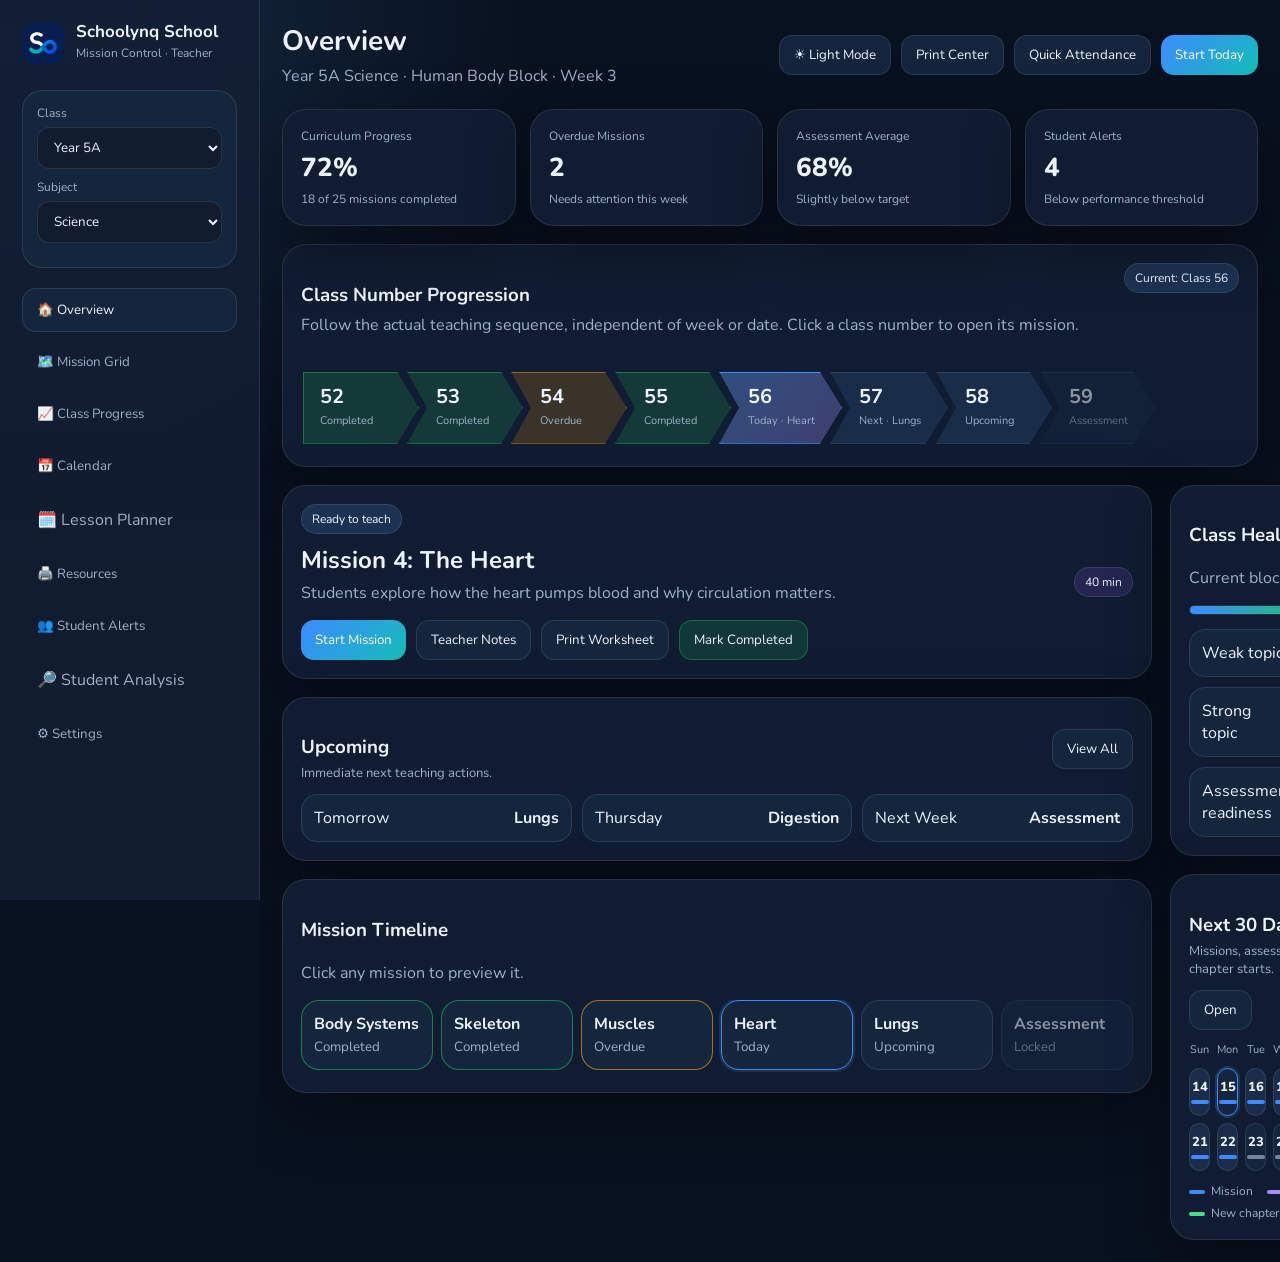
<file: teacher-dash-planner-above-crease.html>
<!DOCTYPE html>
<html lang="en" data-theme="dark">
<head>
  <meta charset="UTF-8" />
  <meta name="viewport" content="width=device-width, initial-scale=1.0" />
  <title>Schoolynq School | Teacher Dashboard</title>
  <style>
    :root {
      --bg: #08111f;
      --bg-soft: #111c2f;
      --card: rgba(18, 30, 51, 0.92);
      --card-2: rgba(22, 38, 64, 0.95);
      --text: #eef4ff;
      --muted: #9fb0c8;
      --border: rgba(255,255,255,0.1);
      --accent: #60a5fa;
      --accent-2: #a78bfa;
      --success: #22c55e;
      --warning: #f59e0b;
      --danger: #ef4444;
      --purple: #8b5cf6;
      --shadow: 0 20px 60px rgba(0,0,0,.35);
      --tooltip-bg: #020617;
    }

    html[data-theme="light"] {
      --bg: #f4f7fb;
      --bg-soft: #e8eef7;
      --card: rgba(255,255,255,0.96);
      --card-2: rgba(248,250,252,0.98);
      --text: #0f172a;
      --muted: #64748b;
      --border: rgba(15,23,42,0.12);
      --accent: #2563eb;
      --accent-2: #7c3aed;
      --success: #16a34a;
      --warning: #d97706;
      --danger: #dc2626;
      --purple: #7c3aed;
      --shadow: 0 20px 45px rgba(15,23,42,.12);
      --tooltip-bg: #0f172a;
    }

    * { box-sizing: border-box; }

    body {
      margin: 0;
      font-family: Inter, ui-sans-serif, system-ui, -apple-system, BlinkMacSystemFont, "Segoe UI", sans-serif;
      background: radial-gradient(circle at top left, rgba(96,165,250,.18), transparent 30%), var(--bg);
      color: var(--text);
      min-height: 100vh;
    }

    button, select, input { font-family: inherit; }

    .app {
      display: grid;
      grid-template-columns: 260px 1fr;
      min-height: 100vh;
    }

    aside {
      background: linear-gradient(180deg, var(--card), var(--bg-soft));
      border-right: 1px solid var(--border);
      padding: 22px;
      position: sticky;
      top: 0;
      height: 100vh;
    }

    .brand {
      display: flex;
      align-items: center;
      gap: 12px;
      margin-bottom: 26px;
    }

    .logo {
      width: 42px;
      height: 42px;
      border-radius: 14px;
      background: linear-gradient(135deg, var(--accent), var(--accent-2));
      display: grid;
      place-items: center;
      color: white;
      font-weight: 900;
      box-shadow: var(--shadow);
    }

    .brand h1 {
      font-size: 17px;
      margin: 0;
      line-height: 1.1;
    }

    .brand span {
      color: var(--muted);
      font-size: 12px;
    }

    .context-card {
      background: var(--card-2);
      border: 1px solid var(--border);
      padding: 14px;
      border-radius: 20px;
      margin-bottom: 20px;
    }

    .context-card label {
      display: block;
      color: var(--muted);
      font-size: 12px;
      margin-bottom: 6px;
    }

    select {
      width: 100%;
      padding: 10px 12px;
      border-radius: 12px;
      border: 1px solid var(--border);
      background: var(--bg-soft);
      color: var(--text);
      outline: none;
      margin-bottom: 10px;
    }

    nav {
      display: flex;
      flex-direction: column;
      gap: 8px;
    }

    .nav-btn {
      border: 1px solid transparent;
      background: transparent;
      color: var(--muted);
      padding: 12px 14px;
      text-align: left;
      border-radius: 14px;
      cursor: pointer;
      display: flex;
      gap: 10px;
      align-items: center;
      transition: .2s ease;
    }

    .nav-btn:hover, .nav-btn.active {
      background: var(--card-2);
      color: var(--text);
      border-color: var(--border);
    }

    main {
      padding: 22px;
      overflow: auto;
    }

    .topbar {
      display: flex;
      justify-content: space-between;
      align-items: center;
      gap: 18px;
      margin-bottom: 22px;
    }

    .title h2 {
      margin: 0 0 5px;
      font-size: 28px;
    }

    .title p {
      margin: 0;
      color: var(--muted);
    }

    .top-actions {
      display: flex;
      gap: 10px;
      flex-wrap: wrap;
      justify-content: flex-end;
    }

    .btn {
      border: 1px solid var(--border);
      background: var(--card-2);
      color: var(--text);
      padding: 10px 14px;
      border-radius: 13px;
      cursor: pointer;
      transition: .18s ease;
      position: relative;
    }

    .btn:hover { transform: translateY(-1px); border-color: var(--accent); }
    .btn.primary { background: linear-gradient(135deg, var(--accent), var(--accent-2)); color: white; border: 0; }
    .btn.success { background: rgba(34,197,94,.16); border-color: rgba(34,197,94,.35); }
    .btn.warning { background: rgba(245,158,11,.16); border-color: rgba(245,158,11,.35); }
    .btn.danger { background: rgba(239,68,68,.16); border-color: rgba(239,68,68,.35); }

    .grid {
      display: grid;
      grid-template-columns: 1.45fr .8fr;
      gap: 18px;
    }

    .cards {
      display: grid;
      grid-template-columns: repeat(4, minmax(0,1fr));
      gap: 14px;
      margin-bottom: 18px;
    }

    .card {
      background: var(--card);
      border: 1px solid var(--border);
      border-radius: 24px;
      padding: 18px;
      box-shadow: var(--shadow);
    }

    .metric .label { color: var(--muted); font-size: 12px; }
    .metric .value { font-size: 26px; font-weight: 800; margin-top: 6px; }
    .metric .hint { color: var(--muted); font-size: 12px; margin-top: 6px; }

    .today-card {
      display: grid;
      grid-template-columns: 1fr auto;
      gap: 18px;
      align-items: center;
      margin-bottom: 18px;
    }

    .badge {
      display: inline-flex;
      align-items: center;
      gap: 6px;
      padding: 6px 10px;
      border-radius: 999px;
      font-size: 12px;
      border: 1px solid var(--border);
      color: var(--text);
    }

    .badge.green { background: rgba(34,197,94,.16); }
    .badge.blue { background: rgba(96,165,250,.16); }
    .badge.orange { background: rgba(245,158,11,.16); }
    .badge.gray { background: rgba(148,163,184,.16); }
    .badge.purple { background: rgba(139,92,246,.16); }
    .badge.red { background: rgba(239,68,68,.16); }

    .mission-title {
      font-size: 24px;
      margin: 10px 0 6px;
    }

    .timeline {
      display: flex;
      gap: 8px;
      overflow-x: auto;
      padding-bottom: 4px;
    }

    .class-path {
      display: flex;
      align-items: stretch;
      gap: 0;
      overflow-x: auto;
      padding: 10px 2px 4px;
      margin-top: 10px;
    }

    .class-arrow {
      min-width: 116px;
      height: 72px;
      border: 1px solid var(--border);
      background: var(--card-2);
      color: var(--text);
      cursor: pointer;
      clip-path: polygon(0 0, calc(100% - 22px) 0, 100% 50%, calc(100% - 22px) 100%, 0 100%, 20px 50%);
      margin-left: -12px;
      padding: 10px 26px 10px 28px;
      display: flex;
      flex-direction: column;
      justify-content: center;
      transition: .18s ease;
    }

    .class-arrow:first-child { margin-left: 0; clip-path: polygon(0 0, calc(100% - 22px) 0, 100% 50%, calc(100% - 22px) 100%, 0 100%); padding-left: 16px; }
    .class-arrow:hover { transform: translateY(-2px); filter: brightness(1.08); }
    .class-arrow.done { background: rgba(34,197,94,.18); border-color: rgba(34,197,94,.45); }
    .class-arrow.current { background: linear-gradient(135deg, rgba(96,165,250,.38), rgba(167,139,250,.32)); border-color: var(--accent); box-shadow: 0 0 0 2px rgba(96,165,250,.14); }
    .class-arrow.next { background: rgba(96,165,250,.13); }
    .class-arrow.overdue { background: rgba(245,158,11,.18); border-color: rgba(245,158,11,.48); }
    .class-arrow.locked { opacity: .55; cursor: not-allowed; }
    .class-arrow strong { font-size: 20px; line-height: 1; }
    .class-arrow span { font-size: 11px; color: var(--muted); margin-top: 6px; white-space: nowrap; }

    .node {
      min-width: 132px;
      background: var(--card-2);
      border: 1px solid var(--border);
      border-radius: 18px;
      padding: 12px;
      cursor: pointer;
    }

    .node.done { border-color: rgba(34,197,94,.55); }
    .node.current { border-color: var(--accent); box-shadow: 0 0 0 2px rgba(96,165,250,.15); }
    .node.overdue { border-color: rgba(245,158,11,.65); }
    .node.locked { opacity: .55; }

    .node small { color: var(--muted); }

    .section { display: none; }
    .section.active { display: block; }

    .filters {
      display: grid;
      grid-template-columns: repeat(5, minmax(120px, 1fr));
      gap: 10px;
      margin: 14px 0;
    }

    table {
      width: 100%;
      border-collapse: separate;
      border-spacing: 0 10px;
    }

    th {
      text-align: left;
      color: var(--muted);
      font-size: 12px;
      font-weight: 600;
      padding: 0 12px;
    }

    td {
      background: var(--card-2);
      border-top: 1px solid var(--border);
      border-bottom: 1px solid var(--border);
      padding: 13px 12px;
      vertical-align: middle;
    }

    td:first-child { border-left: 1px solid var(--border); border-radius: 16px 0 0 16px; }
    td:last-child { border-right: 1px solid var(--border); border-radius: 0 16px 16px 0; }

    .resource-icons span {
      display: inline-grid;
      place-items: center;
      width: 28px;
      height: 28px;
      border-radius: 10px;
      background: var(--bg-soft);
      border: 1px solid var(--border);
      margin-right: 4px;
      cursor: help;
    }

    .right-stack { display: grid; gap: 18px; }

    .progress-bar {
      height: 10px;
      background: var(--bg-soft);
      border-radius: 999px;
      overflow: hidden;
      border: 1px solid var(--border);
    }

    .progress-fill {
      height: 100%;
      width: 72%;
      background: linear-gradient(90deg, var(--accent), var(--success));
    }

    .list {
      display: grid;
      gap: 10px;
    }

    .list-item {
      padding: 12px;
      border-radius: 16px;
      background: var(--card-2);
      border: 1px solid var(--border);
      display: flex;
      justify-content: space-between;
      gap: 12px;
      align-items: center;
    }

    .mini-calendar {
      display: grid;
      grid-template-columns: repeat(7, minmax(0, 1fr));
      gap: 7px;
      margin-top: 12px;
      container-type: inline-size;
    }

    .cal-head {
      color: var(--muted);
      font-size: 11px;
      text-align: center;
      padding-bottom: 4px;
    }

    .cal-day {
      min-height: 48px;
      min-width: 0;
      border-radius: 12px;
      border: 1px solid var(--border);
      background: var(--card-2);
      padding: 6px 2px;
      cursor: pointer;
      transition: .18s ease;
      position: relative;
      display: flex;
      flex-direction: column;
      align-items: center;
      justify-content: center;
      gap: 6px;
      text-align: center;
    }

    .cal-day:hover { transform: translateY(-2px); border-color: var(--accent); }
    .cal-day .date { font-size: 13px; font-weight: 800; line-height: 1; }
    /* In a narrow card a day shows its date and a coloured bar for the event type; the event name is in the tooltip.
       When the card is wide enough, the name shows in the cell instead. */
    .cal-day .event { position: absolute; width: 1px; height: 1px; overflow: hidden; clip-path: inset(50%); white-space: nowrap; }
    .cal-day:has(.event)::before { content: ""; order: 1; width: 18px; height: 4px; border-radius: 2px; background: var(--muted); opacity: .7; }
    .cal-day.mission::before, .cal-day.today::before { background: var(--accent); opacity: 1; }
    .cal-day.assessment::before { background: #a78bfa; opacity: 1; }
    .cal-day.chapter::before { background: #4ade80; opacity: 1; }
    @container (min-width: 560px) {
      .cal-day { align-items: flex-start; justify-content: flex-start; padding: 7px 8px; gap: 4px; }
      .mini-calendar .cal-day::before { display: none; }
      .cal-day .event { position: static; width: auto; height: auto; max-width: 100%; clip-path: none; font-size: 10.5px; color: var(--muted); overflow: hidden; text-overflow: ellipsis; }
    }
    .cal-legend { display: flex; flex-wrap: wrap; gap: 6px 14px; margin-top: 12px; font-size: 12px; color: var(--muted); }
    .cal-legend i { display: inline-block; width: 16px; height: 4px; border-radius: 2px; background: var(--muted); opacity: .7; vertical-align: middle; margin-right: 6px; }
    .cal-day.today { box-shadow: 0 0 0 2px rgba(96,165,250,.18); border-color: var(--accent); }
    .cal-day.assessment { background: rgba(139,92,246,.17); border-color: rgba(139,92,246,.48); }
    .cal-day.chapter { background: rgba(34,197,94,.14); border-color: rgba(34,197,94,.42); }
    .cal-day.mission { background: rgba(96,165,250,.12); }
    .cal-day.overdue { background: rgba(245,158,11,.15); border-color: rgba(245,158,11,.45); }

    .term-calendar {
      display: grid;
      grid-template-columns: repeat(7, minmax(0, 1fr));
      gap: 10px;
      margin-top: 16px;
    }

    .term-day {
      min-height: 96px;
      border: 1px solid var(--border);
      background: var(--card-2);
      border-radius: 18px;
      padding: 10px;
    }

    .term-day strong { font-size: 14px; }
    .term-day p { margin: 7px 0 0; font-size: 12px; color: var(--muted); line-height: 1.3; }

    .page {
      min-height: 420px;
    }

    .detail-grid {
      display: grid;
      grid-template-columns: 1fr 1fr;
      gap: 16px;
    }

    .toast {
      position: fixed;
      right: 22px;
      bottom: 22px;
      background: var(--tooltip-bg);
      color: white;
      padding: 14px 18px;
      border-radius: 16px;
      box-shadow: var(--shadow);
      opacity: 0;
      pointer-events: none;
      transform: translateY(12px);
      transition: .25s ease;
      z-index: 20;
      max-width: 360px;
    }

    .toast.show { opacity: 1; transform: translateY(0); }

    [data-tip] { position: relative; }
    [data-tip]:hover::after {
      content: attr(data-tip);
      position: absolute;
      left: 50%;
      bottom: calc(100% + 9px);
      transform: translateX(-50%);
      background: var(--tooltip-bg);
      color: white;
      font-size: 12px;
      line-height: 1.35;
      padding: 8px 10px;
      border-radius: 10px;
      white-space: nowrap;
      z-index: 30;
      box-shadow: var(--shadow);
    }

    .empty-state {
      padding: 42px;
      text-align: center;
      color: var(--muted);
      border: 1px dashed var(--border);
      border-radius: 22px;
      background: var(--card-2);
    }

    @media (max-width: 1100px) {
      .app { grid-template-columns: 1fr; }
      aside { position: relative; height: auto; }
      .grid, .detail-grid { grid-template-columns: 1fr; }
      .cards { grid-template-columns: repeat(2, minmax(0,1fr)); }
      .filters { grid-template-columns: repeat(2, minmax(0,1fr)); }
    }

    @media (max-width: 640px) {
      main { padding: 14px; }
      .topbar, .today-card { flex-direction: column; display: flex; align-items: flex-start; }
      .cards { grid-template-columns: 1fr; }
      .filters { grid-template-columns: 1fr; }
      table { font-size: 13px; }
      .app { display: block; }
    }
  </style>
  <link rel="stylesheet" href="brand/brand.css">
</head>
<body>
  <div class="app">
    <aside>
      <div class="brand">
        <div class="logo"><img src="brand/schoolynq-mark-white.svg" alt="Schoolynq"></div>
        <div>
          <h1>Schoolynq School</h1>
          <span>Mission Control · Teacher</span>
        </div>
      </div>

      <div class="context-card">
        <label>Class</label>
        <select id="classSelect" data-tip="Switch between assigned classes.">
          <option>Year 5A</option>
          <option>Year 5B</option>
          <option>Year 6A</option>
        </select>
        <label>Subject</label>
        <select id="subjectSelect" data-tip="Mission list updates by subject in the final system.">
          <option>Science</option>
          <option>Mathematics</option>
          <option>English</option>
        </select>
      </div>

      <nav>
        <button class="nav-btn active" data-page="overview" data-tip="Daily teaching command center.">🏠 Overview</button>
        <button class="nav-btn" data-page="missions" data-tip="Browse, filter and launch all missions.">🗺️ Mission Grid</button>
        <button class="nav-btn" data-page="progress" data-tip="See class completion, weak areas and assessment readiness.">📈 Class Progress</button>
        <button class="nav-btn" data-page="calendar" data-tip="See the next 30 days and the full term plan.">📅 Calendar</button>
        <a class="nav-btn" href="lesson-planner.html" style="text-decoration:none" data-tip="Re-plan the term when you fall behind or the calendar changes.">🗓️ Lesson Planner</a>
        <button class="nav-btn" data-page="resources" data-tip="Print worksheets, slides and teacher notes.">🖨️ Resources</button>
        <button class="nav-btn" data-page="students" data-tip="View students needing attention.">👥 Student Alerts</button>
        <a class="nav-btn" href="student-analysis.html" style="text-decoration:none" data-tip="Each student's picture across missions, homework, assessments and attendance.">🔎 Student Analysis</a>
        <button class="nav-btn" data-page="settings" data-tip="Teacher preferences and display options.">⚙️ Settings</button>
      </nav>
    </aside>

    <main>
      <div class="topbar">
        <div class="title">
          <h2 id="pageTitle">Overview</h2>
          <p id="pageSubtitle">Year 5A Science · Human Body Block · Week 3</p>
        </div>
        <div class="top-actions">
          <button class="btn" id="themeToggle" data-tip="Switch between dark and light mode.">☀️ Light Mode</button>
          <button class="btn" onclick="goToPage('resources')" data-tip="Open printable lesson materials.">Print Center</button>
          <button class="btn" onclick="goToPage('students')" data-tip="Take attendance or review absences.">Quick Attendance</button>
          <button class="btn primary" onclick="launchMission('Mission 4: The Heart')" data-tip="Launch today’s classroom mission in its own window.">Start Today</button>
        </div>
      </div>

      <section id="overview" class="section active page">
        <div class="cards">
          <div class="card metric" data-tip="Percentage of planned missions completed for this block.">
            <div class="label">Curriculum Progress</div>
            <div class="value">72%</div>
            <div class="hint">18 of 25 missions completed</div>
          </div>
          <div class="card metric" data-tip="Missions that should already have been completed.">
            <div class="label">Overdue Missions</div>
            <div class="value">2</div>
            <div class="hint">Needs attention this week</div>
          </div>
          <div class="card metric" data-tip="Latest average from quizzes and OMR assessments.">
            <div class="label">Assessment Average</div>
            <div class="value">68%</div>
            <div class="hint">Slightly below target</div>
          </div>
          <div class="card metric" data-tip="Students who may need intervention.">
            <div class="label">Student Alerts</div>
            <div class="value">4</div>
            <div class="hint">Below performance threshold</div>
          </div>
        </div>

        <div class="card" style="margin-bottom:18px;">
          <div style="display:flex; justify-content:space-between; gap:14px; align-items:flex-start; flex-wrap:wrap;">
            <div>
              <h3 style="margin-bottom:6px;">Class Number Progression</h3>
              <p style="color:var(--muted); margin-top:0;">Follow the actual teaching sequence, independent of week or date. Click a class number to open its mission.</p>
            </div>
            <span class="badge blue">Current: Class 56</span>
          </div>
          <div class="class-path" aria-label="Class number progression">
            <button class="class-arrow done" onclick="openMission('Class 52: Body Systems')"><strong>52</strong><span>Completed</span></button>
            <button class="class-arrow done" onclick="openMission('Class 53: Skeleton')"><strong>53</strong><span>Completed</span></button>
            <button class="class-arrow overdue" onclick="openMission('Class 54: Muscles')"><strong>54</strong><span>Overdue</span></button>
            <button class="class-arrow done" onclick="openMission('Class 55: Blood Vessels')"><strong>55</strong><span>Completed</span></button>
            <button class="class-arrow current" onclick="openMission('Class 56: The Heart')"><strong>56</strong><span>Today · Heart</span></button>
            <button class="class-arrow next" onclick="openMission('Class 57: Lungs')"><strong>57</strong><span>Next · Lungs</span></button>
            <button class="class-arrow next" onclick="openMission('Class 58: Digestion')"><strong>58</strong><span>Upcoming</span></button>
            <button class="class-arrow locked" onclick="lockedMission()"><strong>59</strong><span>Assessment</span></button>
          </div>
        </div>

        <div class="grid">
          <div>
            <div class="card today-card">
              <div>
                <span class="badge blue">Ready to teach</span>
                <h3 class="mission-title">Mission 4: The Heart</h3>
                <p style="color:var(--muted); margin-top:0;">Students explore how the heart pumps blood and why circulation matters.</p>
                <div class="top-actions" style="justify-content:flex-start; margin-top:14px;">
                  <button class="btn primary" onclick="launchMission('Mission 4: The Heart')" data-tip="Launch the mission in its own window. Choose “Start with teacher screen” there for the dual-screen view.">Start Mission</button>
                  <button class="btn" onclick="openGuide('Mission 4: The Heart')" data-tip="Open the teacher guide: timings, talking points, answers and misconceptions.">Teacher Notes</button>
                  <button class="btn" onclick="openTabWithMessage('resources','Worksheet prepared for printing.')" data-tip="Go to printable worksheet.">Print Worksheet</button>
                  <button class="btn success" onclick="completeMission()" data-tip="Mark this mission complete after teaching.">Mark Completed</button>
                </div>
              </div>
              <div>
                <div class="badge purple">40 min</div>
              </div>
            </div>

            <div class="card" style="margin-bottom:18px;">
              <div style="display:flex; justify-content:space-between; gap:12px; align-items:center; flex-wrap:wrap;">
                <div>
                  <h3 style="margin-bottom:4px;">Upcoming</h3>
                  <p style="color:var(--muted); margin:0; font-size:13px;">Immediate next teaching actions.</p>
                </div>
                <button class="btn" onclick="goToPage('missions')" data-tip="Open full mission grid.">View All</button>
              </div>
              <div class="list" style="margin-top:12px; grid-template-columns: repeat(3, minmax(0, 1fr)); display:grid;">
                <div class="list-item"><span>Tomorrow</span><strong>Lungs</strong></div>
                <div class="list-item"><span>Thursday</span><strong>Digestion</strong></div>
                <div class="list-item"><span>Next Week</span><strong>Assessment</strong></div>
              </div>
            </div>

            <div class="card">
              <h3>Mission Timeline</h3>
              <p style="color:var(--muted);">Click any mission to preview it.</p>
              <div class="timeline">
                <div class="node done" onclick="openMission('Mission 1: Body Systems')"><strong>Body Systems</strong><br><small>Completed</small></div>
                <div class="node done" onclick="openMission('Mission 2: Skeleton')"><strong>Skeleton</strong><br><small>Completed</small></div>
                <div class="node overdue" onclick="openMission('Mission 3: Muscles')"><strong>Muscles</strong><br><small>Overdue</small></div>
                <div class="node current" onclick="openMission('Mission 4: The Heart')"><strong>Heart</strong><br><small>Today</small></div>
                <div class="node" onclick="openMission('Mission 5: Lungs')"><strong>Lungs</strong><br><small>Upcoming</small></div>
                <div class="node locked" onclick="lockedMission()"><strong>Assessment</strong><br><small>Locked</small></div>
              </div>
            </div>
          </div>

          <div class="right-stack">
            <div class="card">
              <h3>Class Health</h3>
              <p style="color:var(--muted);">Current block completion</p>
              <div class="progress-bar"><div class="progress-fill"></div></div>
              <div class="list" style="margin-top:14px;">
                <div class="list-item"><span>Weak topic</span><strong>Muscles</strong></div>
                <div class="list-item"><span>Strong topic</span><strong>Skeleton</strong></div>
                <div class="list-item"><span>Assessment readiness</span><strong>Medium</strong></div>
              </div>
            </div>
            <div class="card">
              <div style="display:flex; flex-wrap:wrap; justify-content:space-between; gap:12px; align-items:center;">
                <div>
                  <h3 style="margin-bottom:4px;">Next 30 Days</h3>
                  <p style="color:var(--muted); margin:0; font-size:13px;">Missions, assessments and chapter starts.</p>
                </div>
                <button class="btn" onclick="goToPage('calendar')" data-tip="Open larger term calendar.">Open</button>
              </div>
              <div class="mini-calendar">
                <div class="cal-head">Sun</div><div class="cal-head">Mon</div><div class="cal-head">Tue</div><div class="cal-head">Wed</div><div class="cal-head">Thu</div><div class="cal-head">Fri</div><div class="cal-head">Sat</div>
                <div class="cal-day mission" onclick="openMission('Class 54: Muscles')" data-tip="14 · Muscles"><div class="date">14</div><div class="event">Muscles</div></div>
                <div class="cal-day today" onclick="openMission('Class 56: The Heart')" data-tip="15 · Heart"><div class="date">15</div><div class="event">Heart</div></div>
                <div class="cal-day mission" onclick="openMission('Class 57: Lungs')" data-tip="16 · Lungs"><div class="date">16</div><div class="event">Lungs</div></div>
                <div class="cal-day mission" onclick="openMission('Class 58: Digestion')" data-tip="17 · Digestion"><div class="date">17</div><div class="event">Digestion</div></div>
                <div class="cal-day assessment" onclick="lockedMission()" data-tip="18 · Assessment"><div class="date">18</div><div class="event">Assessment</div></div>
                <div class="cal-day" data-tip="19 · Review"><div class="date">19</div><div class="event">Review</div></div>
                <div class="cal-day chapter" onclick="toast('New chapter starts: Electricity.')" data-tip="20 · New chapter"><div class="date">20</div><div class="event">New chapter</div></div>
                <div class="cal-day mission" onclick="toast('Class 60 preview opened.')" data-tip="21 · Circuits"><div class="date">21</div><div class="event">Circuits</div></div>
                <div class="cal-day mission" onclick="toast('Class 61 preview opened.')" data-tip="22 · Cells"><div class="date">22</div><div class="event">Cells</div></div>
                <div class="cal-day" data-tip="23 · Practice"><div class="date">23</div><div class="event">Practice</div></div>
                <div class="cal-day" data-tip="24 · Worksheet"><div class="date">24</div><div class="event">Worksheet</div></div>
                <div class="cal-day assessment" onclick="toast('Short quiz scheduled.')" data-tip="25 · Quiz"><div class="date">25</div><div class="event">Quiz</div></div>
                <div class="cal-day"><div class="date">26</div></div>
                <div class="cal-day"><div class="date">27</div></div>
              </div>
              <div class="cal-legend" aria-hidden="true"><span><i style="background:var(--accent);opacity:1"></i>Mission</span><span><i style="background:#a78bfa;opacity:1"></i>Assessment</span><span><i style="background:#4ade80;opacity:1"></i>New chapter</span><span><i></i>Other</span></div>
            </div>
          </div>
        </div>
      </section>

      <section id="missions" class="section page">
        <div class="card">
          <h3>Mission Grid</h3>
          <p style="color:var(--muted);">Filter, preview, start, print or mark missions as completed.</p>
          <div class="filters">
            <select id="filterStatus" onchange="filterMissions()" data-tip="Show missions by completion status.">
              <option value="all">All Statuses</option>
              <option value="completed">Completed</option>
              <option value="today">Today</option>
              <option value="overdue">Overdue</option>
              <option value="upcoming">Upcoming</option>
              <option value="assessment">Assessment</option>
            </select>
            <select data-tip="Filter by curriculum chapter.">
              <option>All Chapters</option>
              <option>Human Body</option>
              <option>Electricity</option>
            </select>
            <select data-tip="Filter missions by week.">
              <option>All Weeks</option>
              <option>Week 1</option>
              <option>Week 2</option>
              <option>Week 3</option>
            </select>
            <button class="btn" onclick="filterOnlyOverdue()" data-tip="Quickly show delayed missions.">Show Overdue</button>
            <button class="btn" onclick="resetFilters()" data-tip="Return to full mission list.">Reset</button>
          </div>

          <table>
            <thead>
              <tr>
                <th>Class No.</th><th>Week</th><th>Day</th><th>Chapter</th><th>Mission</th><th>Status</th><th>Resources</th><th>Action</th>
              </tr>
            </thead>
            <tbody id="missionTable">
              <tr data-status="completed"><td><span class="badge green">52</span></td><td>Week 3</td><td>Day 1</td><td>Human Body</td><td>Mission 1: Body Systems</td><td><span class="badge green">Completed</span></td><td class="resource-icons"><span title="Slides">S</span><span title="Worksheet">W</span><span title="Notes">N</span></td><td><button class="btn" onclick="openMission('Class 52: Body Systems')">View</button></td></tr>
              <tr data-status="completed"><td><span class="badge green">53</span></td><td>Week 3</td><td>Day 2</td><td>Human Body</td><td>Mission 2: Skeleton</td><td><span class="badge green">Completed</span></td><td class="resource-icons"><span title="Slides">S</span><span title="Worksheet">W</span><span title="Notes">N</span></td><td><button class="btn" onclick="openMission('Class 53: Skeleton')">View</button></td></tr>
              <tr data-status="overdue"><td><span class="badge orange">54</span></td><td>Week 3</td><td>Day 3</td><td>Human Body</td><td>Mission 3: Muscles</td><td><span class="badge orange">Overdue</span></td><td class="resource-icons"><span title="Slides">S</span><span title="Worksheet">W</span><span title="Notes">N</span></td><td><button class="btn warning" onclick="openMission('Class 54: Muscles')">Start</button></td></tr>
              <tr data-status="completed"><td><span class="badge green">55</span></td><td>Week 3</td><td>Day 3B</td><td>Human Body</td><td>Mission 3B: Blood Vessels</td><td><span class="badge green">Completed</span></td><td class="resource-icons"><span title="Slides">S</span><span title="Worksheet">W</span></td><td><button class="btn" onclick="openMission('Class 55: Blood Vessels')">View</button></td></tr>
              <tr data-status="today"><td><span class="badge blue">56</span></td><td>Week 3</td><td>Day 4</td><td>Human Body</td><td>Mission 4: The Heart</td><td><span class="badge blue">Today</span></td><td class="resource-icons"><span title="Slides">S</span><span title="Worksheet">W</span><span title="Notes">N</span><span title="Quiz">Q</span></td><td><button class="btn primary" onclick="openMission('Class 56: The Heart')">Start</button></td></tr>
              <tr data-status="upcoming"><td><span class="badge gray">57</span></td><td>Week 3</td><td>Day 5</td><td>Human Body</td><td>Mission 5: Lungs</td><td><span class="badge gray">Upcoming</span></td><td class="resource-icons"><span title="Slides">S</span><span title="Worksheet">W</span></td><td><button class="btn" onclick="openMission('Class 57: Lungs')">Preview</button></td></tr>
              <tr data-status="upcoming"><td><span class="badge gray">58</span></td><td>Week 4</td><td>Day 1</td><td>Human Body</td><td>Mission 6: Digestion</td><td><span class="badge gray">Upcoming</span></td><td class="resource-icons"><span title="Slides">S</span><span title="Worksheet">W</span></td><td><button class="btn" onclick="openMission('Class 58: Digestion')">Preview</button></td></tr>
              <tr data-status="assessment"><td><span class="badge purple">59</span></td><td>Week 4</td><td>Day 3</td><td>Human Body</td><td>Block Assessment</td><td><span class="badge purple">Locked</span></td><td class="resource-icons"><span title="OMR">O</span><span title="Mark Scheme">M</span></td><td><button class="btn" onclick="lockedMission()">Locked</button></td></tr>
            </tbody>
          </table>
        </div>
      </section>

      <section id="progress" class="section page">
        <div class="card">
          <h3>Class Progress</h3>
          <div class="detail-grid">
            <div class="list">
              <div class="list-item"><span>Human Body Block</span><strong>72%</strong></div>
              <div class="list-item"><span>Missions completed</span><strong>18 / 25</strong></div>
              <div class="list-item"><span>Behind schedule</span><strong>2 missions</strong></div>
              <div class="list-item"><span>Suggested action</span><strong>Teach Muscles + Heart this week</strong></div>
            </div>
            <div class="empty-state">Progress heatmap placeholder: topic-level mastery boxes will appear here.</div>
          </div>
        </div>
      </section>

      <section id="calendar" class="section page">
        <div class="card">
          <div style="display:flex; justify-content:space-between; gap:14px; align-items:flex-start; flex-wrap:wrap;">
            <div>
              <h3>Term Calendar</h3>
              <p style="color:var(--muted); margin-top:0;">Large view of the semester plan: class numbers, missions, assessments, chapter starts and review days.</p>
            </div>
            <div class="top-actions">
              <button class="btn" onclick="toast('Showing next 30 days.')">Next 30 Days</button>
              <button class="btn" onclick="toast('Showing full term overview.')">Full Term</button>
              <button class="btn" onclick="goToPage('overview')">Back to Overview</button>
            </div>
          </div>
          <div class="term-calendar">
            <div class="cal-head">Sun</div><div class="cal-head">Mon</div><div class="cal-head">Tue</div><div class="cal-head">Wed</div><div class="cal-head">Thu</div><div class="cal-head">Fri</div><div class="cal-head">Sat</div>
            <div class="term-day mission" onclick="openMission('Class 54: Muscles')"><strong>14</strong><p>Class 54<br>Muscles<br><span class="badge orange">Overdue</span></p></div>
            <div class="term-day today" onclick="openMission('Class 56: The Heart')"><strong>15</strong><p>Class 56<br>The Heart<br><span class="badge blue">Today</span></p></div>
            <div class="term-day mission" onclick="openMission('Class 57: Lungs')"><strong>16</strong><p>Class 57<br>Lungs</p></div>
            <div class="term-day mission" onclick="openMission('Class 58: Digestion')"><strong>17</strong><p>Class 58<br>Digestion</p></div>
            <div class="term-day assessment" onclick="lockedMission()"><strong>18</strong><p>Class 59<br>Human Body Assessment<br><span class="badge purple">Assessment</span></p></div>
            <div class="term-day"><strong>19</strong><p>Review and correction class</p></div>
            <div class="term-day chapter" onclick="toast('New chapter starts: Electricity.')"><strong>20</strong><p>Class 60<br>New Chapter: Electricity<br><span class="badge green">Chapter Start</span></p></div>
            <div class="term-day mission"><strong>21</strong><p>Class 61<br>Simple Circuits</p></div>
            <div class="term-day mission"><strong>22</strong><p>Class 62<br>Cells and Batteries</p></div>
            <div class="term-day"><strong>23</strong><p>Guided practice</p></div>
            <div class="term-day"><strong>24</strong><p>Worksheet and correction</p></div>
            <div class="term-day assessment"><strong>25</strong><p>Short Quiz<br><span class="badge purple">Quiz</span></p></div>
            <div class="term-day"><strong>26</strong><p>No scheduled class</p></div>
            <div class="term-day"><strong>27</strong><p>No scheduled class</p></div>
            <div class="term-day mission"><strong>28</strong><p>Class 63<br>Conductors and Insulators</p></div>
            <div class="term-day mission"><strong>29</strong><p>Class 64<br>Switches</p></div>
            <div class="term-day mission"><strong>30</strong><p>Class 65<br>Series Circuits</p></div>
            <div class="term-day mission"><strong>31</strong><p>Class 66<br>Parallel Circuits</p></div>
            <div class="term-day assessment"><strong>1</strong><p>Electricity Checkpoint</p></div>
            <div class="term-day"><strong>2</strong><p>Review</p></div>
            <div class="term-day chapter"><strong>3</strong><p>New Chapter: Forces</p></div>
          </div>
        </div>
      </section>

      <section id="resources" class="section page">
        <div class="card">
          <h3>Resources & Print Center</h3>
          <div class="list">
            <div class="list-item"><span><strong>Mission 4: The Heart</strong> · Class 56</span><button class="btn primary" onclick="launchMission('Mission 4: The Heart')">Launch Mission</button></div>
            <div class="list-item"><span>Pupil notes · 2 pages</span><a class="btn" style="text-decoration:none" href="missions/heart-v4/printables/pupil-notes.pdf" target="_blank" rel="noopener">Open PDF</a></div>
            <div class="list-item"><span>Worksheet, exit slips and answer key · 5 pages</span><a class="btn" style="text-decoration:none" href="missions/heart-v4/printables/worksheet.pdf" target="_blank" rel="noopener">Open PDF</a></div>
            <div class="list-item"><span>Teacher guide · 6 pages</span><a class="btn" style="text-decoration:none" href="missions/heart-v4/printables/teacher-guide.pdf" target="_blank" rel="noopener">Open PDF</a></div>
            <div class="list-item"><span><strong>Class 55: Blood Vessels</strong></span><button class="btn primary" onclick="launchMission('Class 55: Blood Vessels')">Launch Mission</button></div>
            <div class="list-item"><span>Pupil notes · 2 pages</span><a class="btn" style="text-decoration:none" href="missions/blood/printables/pupil-notes.pdf" target="_blank" rel="noopener">Open PDF</a></div>
            <div class="list-item"><span>Worksheet and answer key · 5 pages</span><a class="btn" style="text-decoration:none" href="missions/blood/printables/worksheet.pdf" target="_blank" rel="noopener">Open PDF</a></div>
            <div class="list-item"><span>Teacher guide · 2 pages</span><a class="btn" style="text-decoration:none" href="missions/blood/printables/teacher-guide.pdf" target="_blank" rel="noopener">Open PDF</a></div>
            <div class="list-item"><span>Teacher resource list · 1 page</span><a class="btn" style="text-decoration:none" href="missions/blood/printables/resources.pdf" target="_blank" rel="noopener">Open PDF</a></div>
          </div>
        </div>
      </section>

      <section id="students" class="section page">
        <div class="card">
          <h3>Student Alerts</h3>
          <div class="list">
            <div class="list-item"><span>Ayaan · weak in Muscles</span><button class="btn" onclick="toast('Revision task assigned to Ayaan.')">Assign Revision</button></div>
            <div class="list-item"><span>Sarah · absent twice this week</span><button class="btn" onclick="toast('Attendance note added.')">Add Note</button></div>
            <div class="list-item"><span>Rafi · low quiz score</span><button class="btn" onclick="toast('Parent message drafted.')">Message Parent</button></div>
            <div class="list-item"><span>Class attendance</span><button class="btn primary" onclick="toast('Attendance mode opened.')">Take Attendance</button></div>
          </div>
        </div>
      </section>

      <section id="settings" class="section page">
        <div class="card">
          <h3>Settings</h3>
          <div class="list">
            <div class="list-item"><span>Display theme</span><button class="btn" onclick="toggleTheme()">Toggle Light/Dark</button></div>
            <div class="list-item"><span>Mission progression mode</span><strong>Guided Mode</strong></div>
            <div class="list-item"><span>Auto-suggest next mission</span><strong>Enabled</strong></div>
            <div class="list-item"><span>Teacher completion notes</span><strong>Required for skipped missions</strong></div>
          </div>
        </div>
      </section>

      <section id="missionDetail" class="section page">
        <div class="card">
          <span class="badge blue">Mission Detail</span>
          <h3 id="missionDetailTitle" class="mission-title">Mission 4: The Heart</h3>
          <p style="color:var(--muted);">A complete teaching package for this classroom mission.</p>
          <div class="detail-grid">
            <div class="card">
              <h3>Teaching Flow</h3>
              <ol>
                <li>Opening question and curiosity hook</li>
                <li>Core concept explanation</li>
                <li>Class activity</li>
                <li>Worksheet practice</li>
                <li>Exit quiz</li>
              </ol>
            </div>
            <div class="card">
              <h3>Mission Actions</h3>
              <div class="list">
                <button class="btn primary" onclick="launchMission(document.getElementById('missionDetailTitle').textContent)">Launch Mission</button>
                <button class="btn" onclick="openGuide(document.getElementById('missionDetailTitle').textContent)">Teacher Guide</button>
                <p style="color:var(--muted); font-size:13px; margin:4px 0 0;">For two screens, choose “Start with teacher screen” on the mission’s opening page and allow pop-ups.</p>
                <button class="btn" onclick="goToPage('resources')">Open Resources</button>
                <button class="btn success" onclick="completeMission()">Mark Completed</button>
                <button class="btn warning" onclick="toast('Mission marked as delayed. Principal view will show this.')">Mark Delayed</button>
              </div>
            </div>
          </div>
        </div>
      </section>
    </main>
  </div>

  <div id="toast" class="toast"></div>

  <script>
    const titles = {
      overview: ['Overview', 'Year 5A Science · Human Body Block · Week 3'],
      missions: ['Mission Grid', 'Browse all curriculum missions and launch today’s class.'],
      progress: ['Class Progress', 'Track completion, delays, weak topics and readiness.'],
      calendar: ['Calendar', 'Next 30 days and full term study overview.'],
      resources: ['Resources', 'Slides, worksheets, teacher notes and quizzes.'],
      students: ['Student Alerts', 'Students who need attention or follow-up.'],
      settings: ['Settings', 'Display, progression and classroom preferences.'],
      missionDetail: ['Mission Detail', 'Teaching package, actions and completion workflow.']
    };

    function goToPage(page) {
      document.querySelectorAll('.section').forEach(s => s.classList.remove('active'));
      document.getElementById(page).classList.add('active');
      document.querySelectorAll('.nav-btn').forEach(b => b.classList.toggle('active', b.dataset.page === page));
      document.getElementById('pageTitle').textContent = titles[page][0];
      document.getElementById('pageSubtitle').textContent = titles[page][1];
      window.scrollTo({ top: 0, behavior: 'smooth' });
    }

    document.querySelectorAll('.nav-btn[data-page]').forEach(btn => {
      btn.addEventListener('click', () => goToPage(btn.dataset.page));
    });

    function openMission(name) {
      document.getElementById('missionDetailTitle').textContent = name;
      goToPage('missionDetail');
      toast(name + ' opened.');
    }

    // Missions that are built and hosted in this site. Anything else says so instead of pretending to launch.
    const MISSION_FILES = {
      'Mission 4: The Heart': { url: 'missions/heart-v4/index.html', guide: 'missions/heart-v4/teacher-guide.html' },
      'Class 56: The Heart': { url: 'missions/heart-v4/index.html', guide: 'missions/heart-v4/teacher-guide.html' },
      'Class 55: Blood Vessels': { url: 'missions/blood/index.html', guide: 'missions/blood/teacher-guide.pdf' }
    };

    function launchMission(name) {
      const m = MISSION_FILES[name];
      if (!m) { toast(name + ' is not built yet.'); return; }
      const w = window.open(m.url, 'schoolynq-mission');
      toast(w ? name + ' launched in a new window.' : 'Allow pop-ups for this site to launch the mission.');
    }

    function openGuide(name) {
      const m = MISSION_FILES[name];
      if (!m) { toast('The teacher guide for ' + name + ' is not ready yet.'); return; }
      window.open(m.guide, '_blank');
    }

    function completeMission() {
      toast('Mission marked as completed. Class progress updated.');
    }

    function lockedMission() {
      toast('This assessment unlocks after required missions are completed.');
    }

    function openTabWithMessage(page, message) {
      goToPage(page);
      toast(message);
    }

    function toast(message) {
      const el = document.getElementById('toast');
      el.textContent = message;
      el.classList.add('show');
      clearTimeout(window.toastTimer);
      window.toastTimer = setTimeout(() => el.classList.remove('show'), 2600);
    }

    function filterMissions() {
      const value = document.getElementById('filterStatus').value;
      document.querySelectorAll('#missionTable tr').forEach(row => {
        row.style.display = value === 'all' || row.dataset.status === value ? '' : 'none';
      });
    }

    function filterOnlyOverdue() {
      document.getElementById('filterStatus').value = 'overdue';
      filterMissions();
      toast('Showing overdue missions only.');
    }

    function resetFilters() {
      document.getElementById('filterStatus').value = 'all';
      filterMissions();
      toast('Mission filters reset.');
    }

    function toggleTheme() {
      const html = document.documentElement;
      const next = html.dataset.theme === 'dark' ? 'light' : 'dark';
      html.dataset.theme = next;
      localStorage.setItem('mission-theme', next);
      document.getElementById('themeToggle').textContent = next === 'dark' ? '☀️ Light Mode' : '🌙 Dark Mode';
    }

    document.getElementById('themeToggle').addEventListener('click', toggleTheme);

    const savedTheme = localStorage.getItem('mission-theme');
    if (savedTheme) {
      document.documentElement.dataset.theme = savedTheme;
      document.getElementById('themeToggle').textContent = savedTheme === 'dark' ? '☀️ Light Mode' : '🌙 Dark Mode';
    }

    document.getElementById('classSelect').addEventListener('change', e => {
      toast('Class switched to ' + e.target.value + '.');
      document.getElementById('pageSubtitle').textContent = e.target.value + ' Science · Human Body Block · Week 3';
    });

    document.getElementById('subjectSelect').addEventListener('change', e => {
      toast('Subject switched to ' + e.target.value + '.');
    });
  </script>
</body>
</html>
</file>
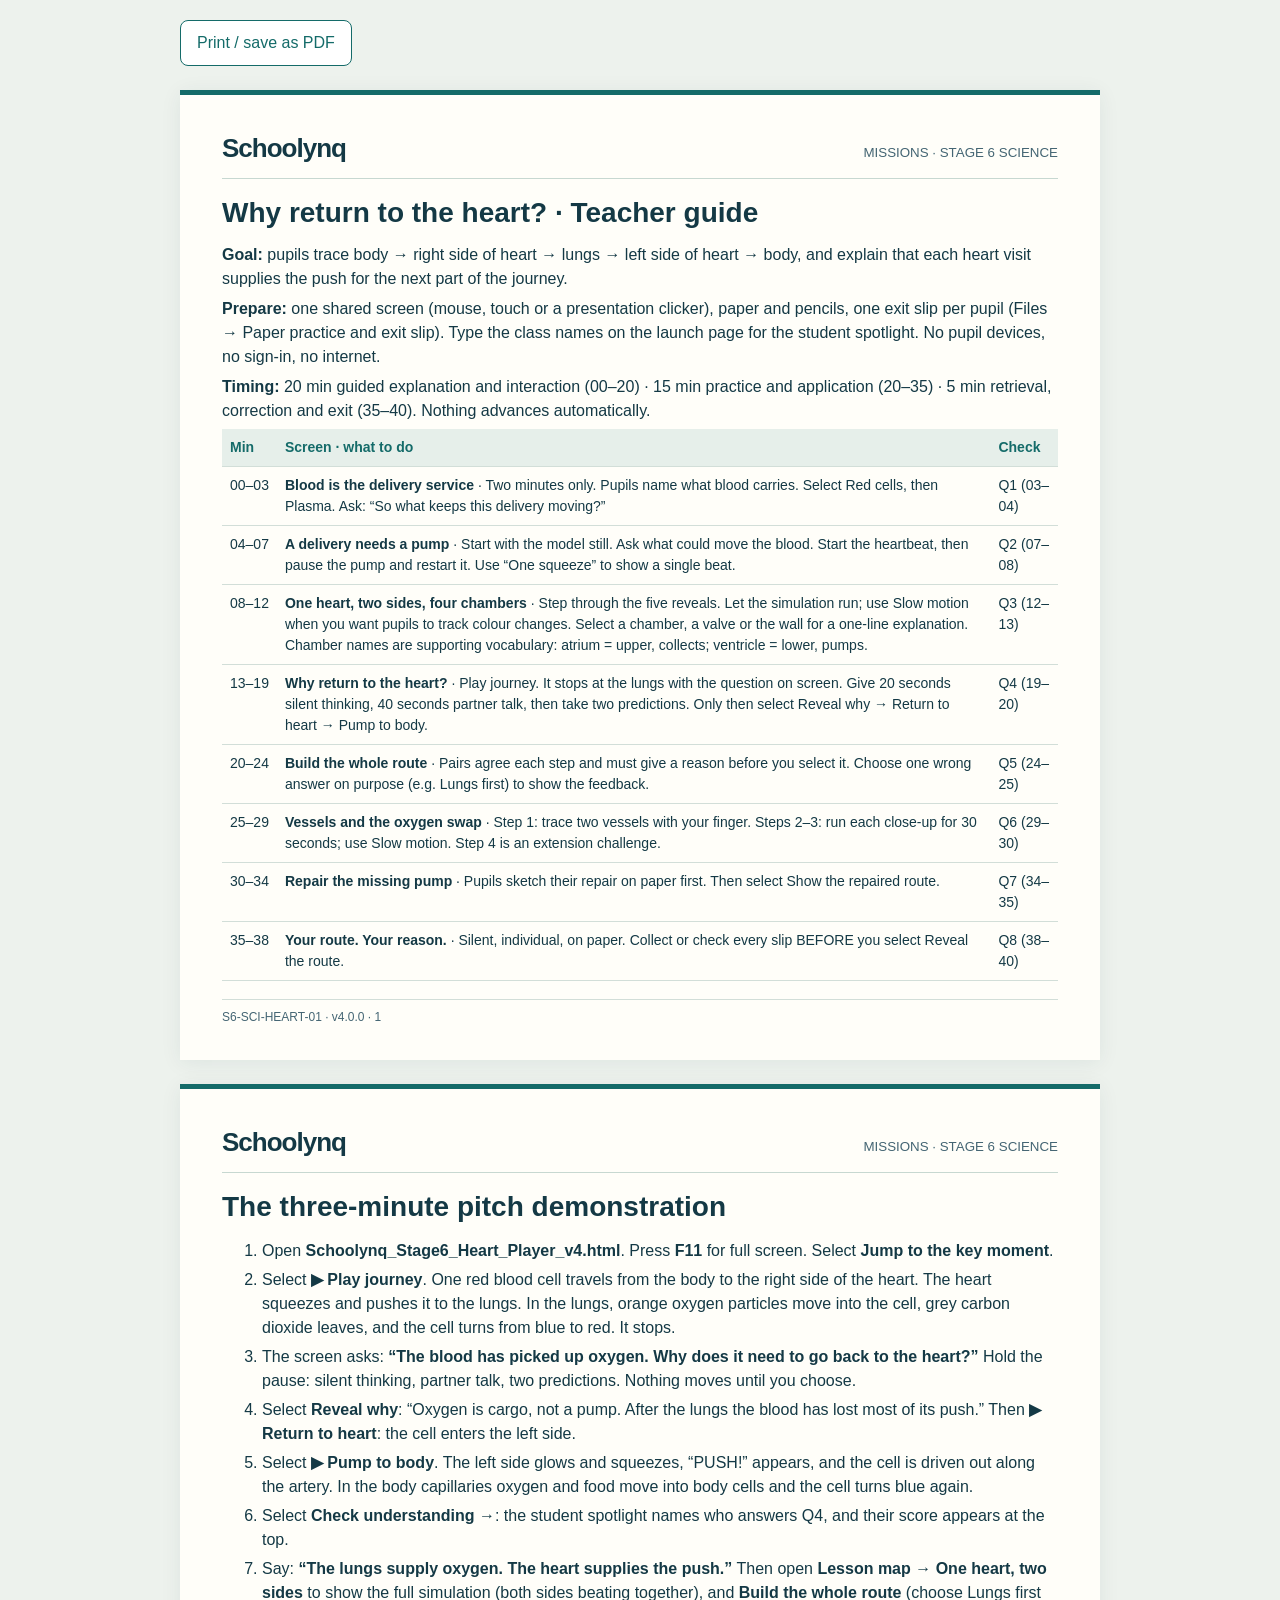
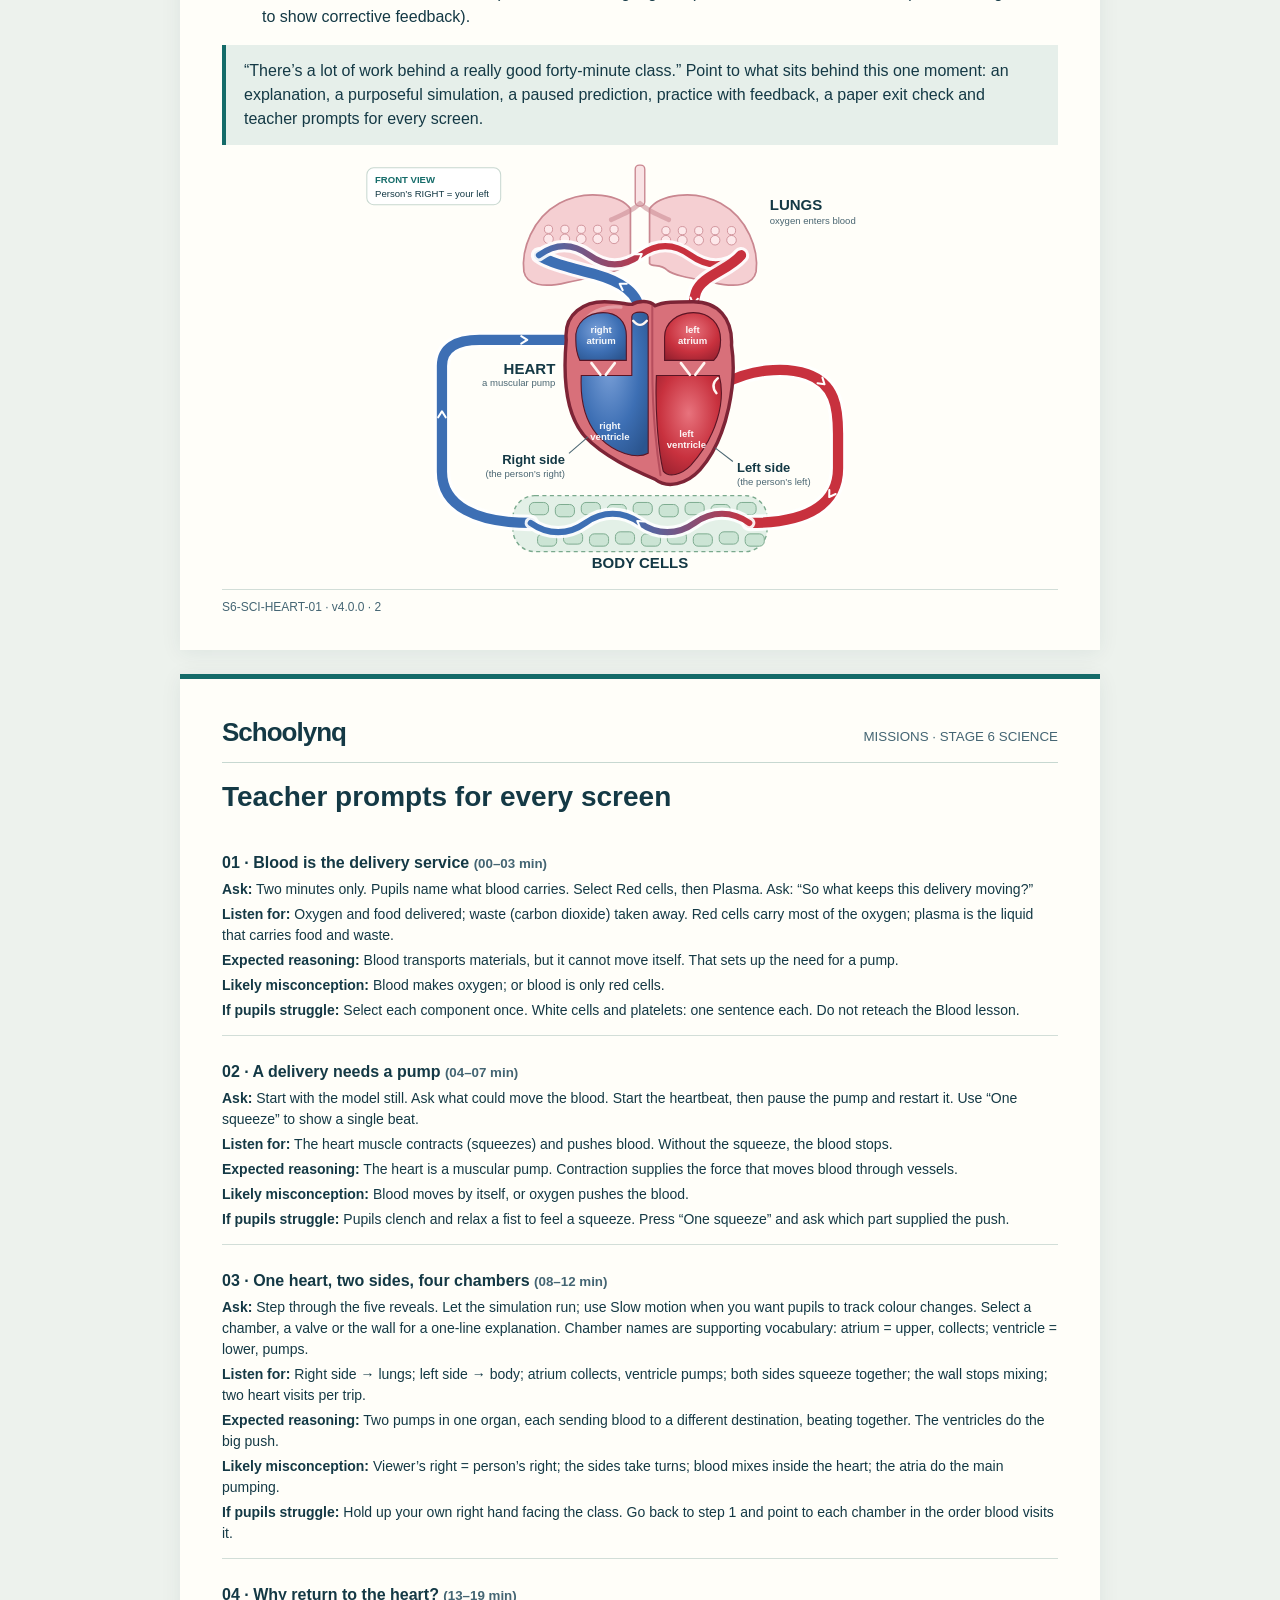
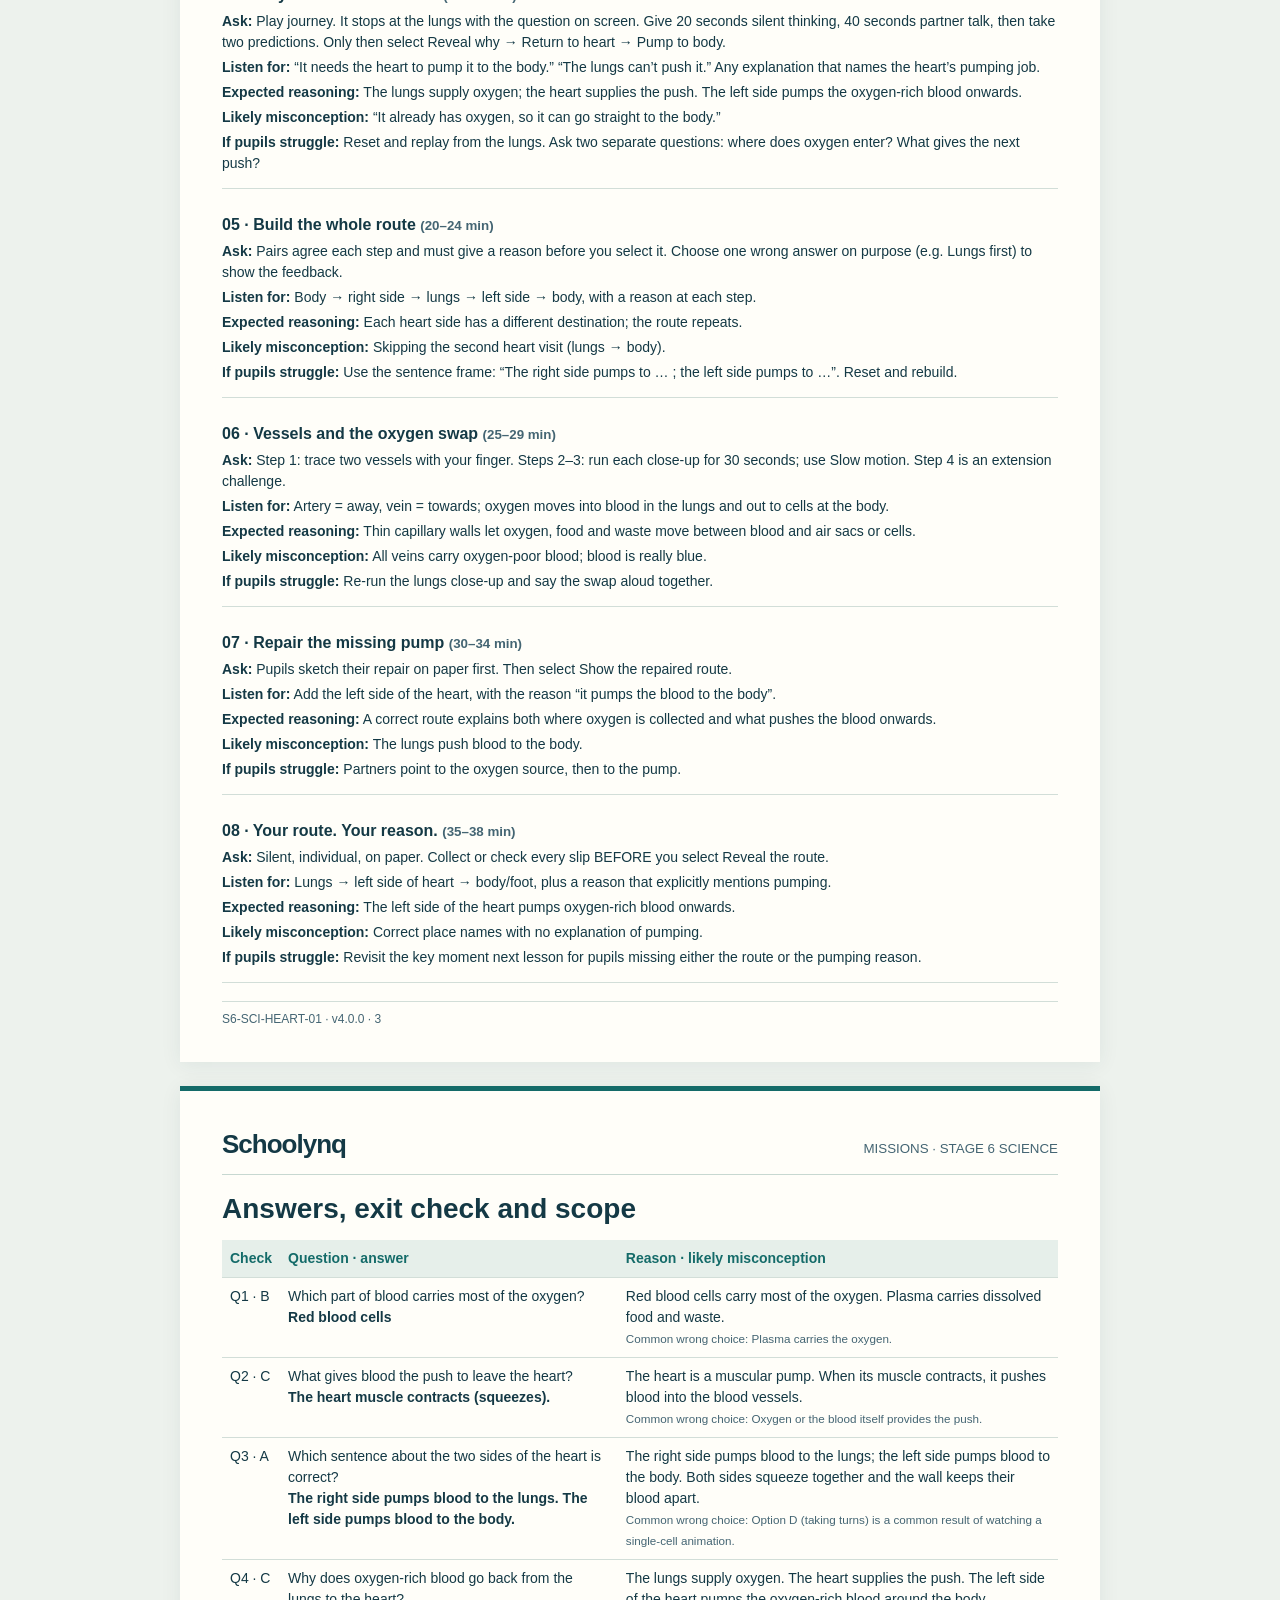
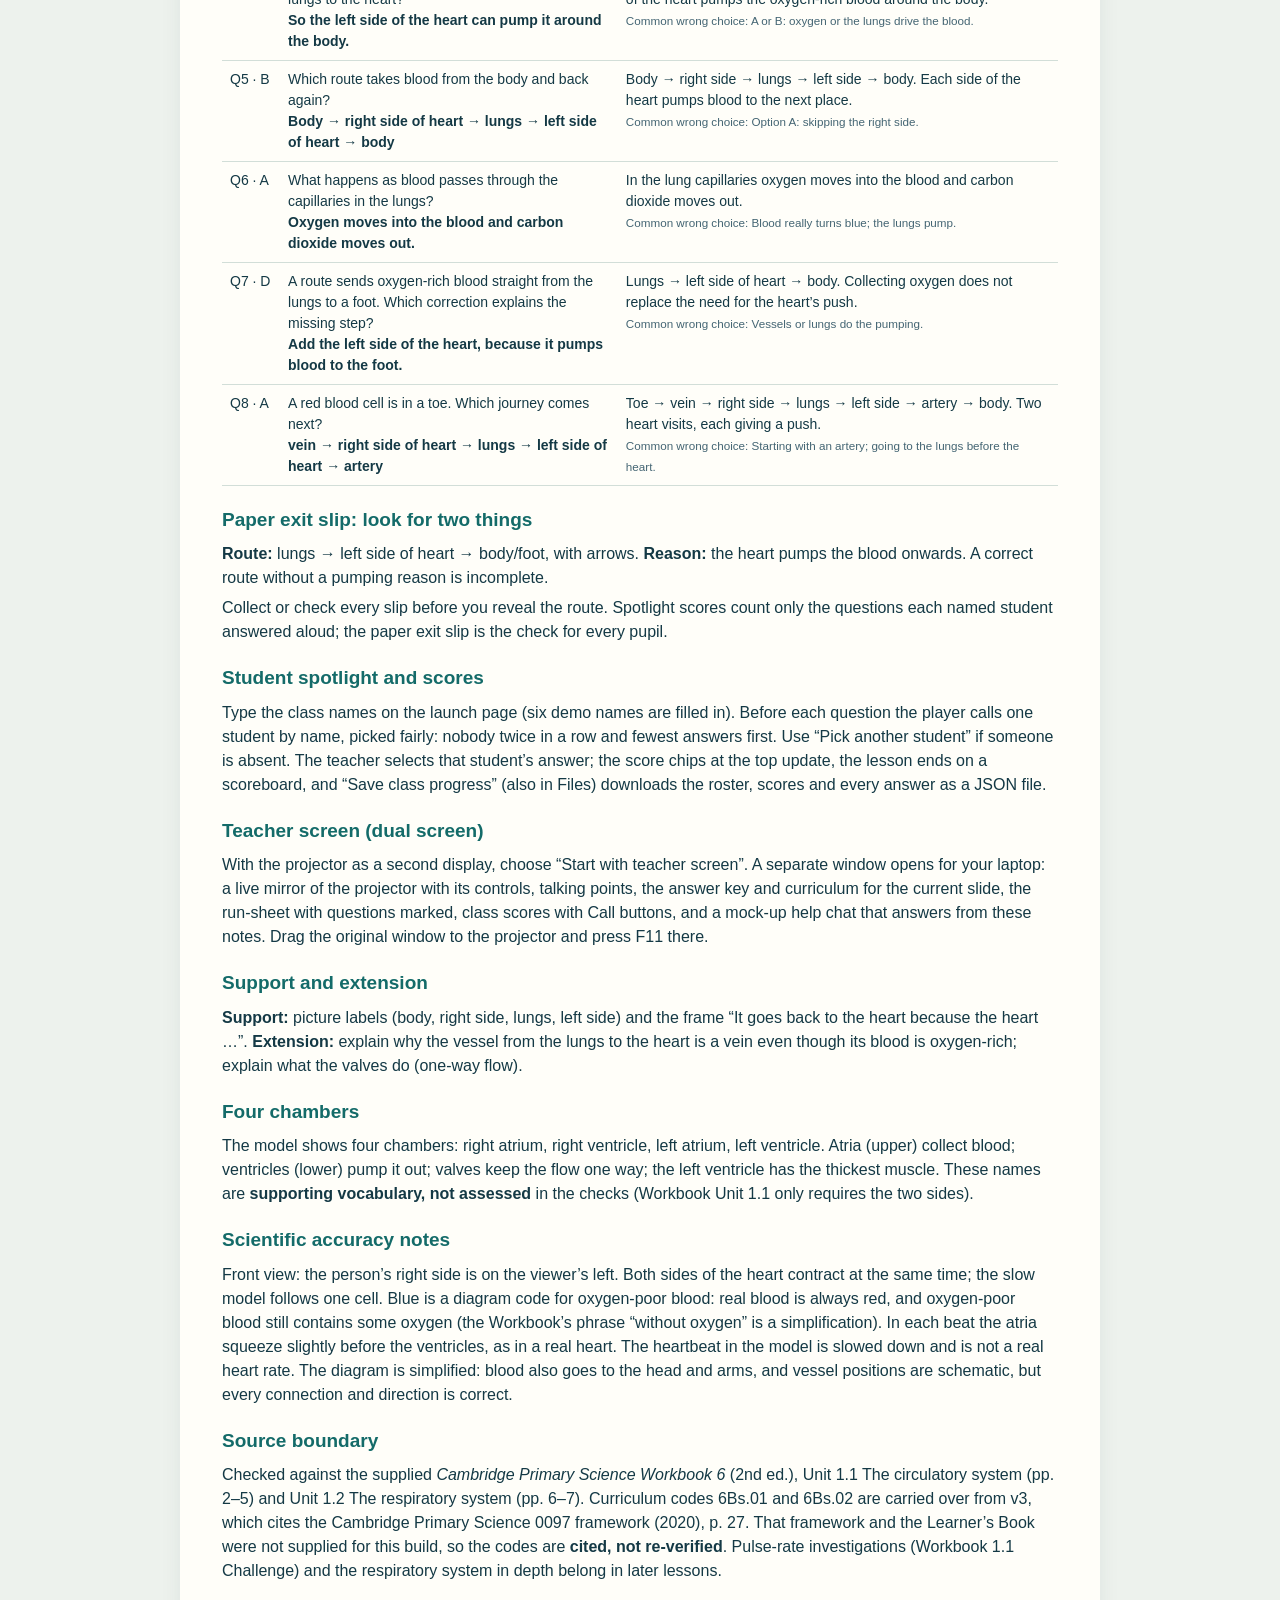
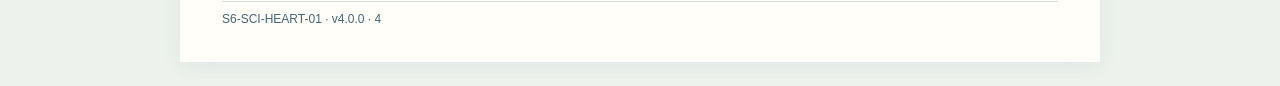
<file: missions/heart-v4/teacher-guide.html>
<!doctype html><html lang="en"><head><meta charset="utf-8"><meta name="viewport" content="width=device-width,initial-scale=1"><title>Heart Mission v4 · Teacher guide</title><style>*{box-sizing:border-box}body{margin:0;background:#edf2ed;color:#143945;font:16px/1.5 Arial,Helvetica,sans-serif}.page{background:#fffef9;max-width:920px;margin:24px auto;padding:34px 42px;border-top:5px solid #146b69;box-shadow:0 3px 20px #14394512}header{display:flex;align-items:baseline;justify-content:space-between;border-bottom:1px solid #c7d8d1;padding-bottom:10px;margin-bottom:18px}.brand{font-size:26px;font-weight:800;letter-spacing:-1px}small,.muted{color:#446573}h1{font-size:28px;line-height:1.15;margin:0 0 14px}h2{font-size:19px;color:#146b69;margin:20px 0 8px}h3{font-size:16px;margin:14px 0 4px}p{margin:6px 0}table{border-collapse:collapse;width:100%;font-size:14px}th,td{text-align:left;vertical-align:top;padding:8px;border-bottom:1px solid #d2ded8}td:first-child{white-space:nowrap}th{background:#e6efea;color:#146b69}li{margin:5px 0}.key{padding:14px 18px;background:#e6efea;border-left:4px solid #146b69;margin:16px 0}.note{padding:10px 0;border-bottom:1px solid #d2ded8}.note p{font-size:14px;margin:4px 0}.line{height:58px;border-bottom:1px solid #9db3a8}.box{height:210px;border:1px solid #9db3a8;border-radius:8px;margin:12px 0}footer{margin-top:18px;border-top:1px solid #d2ded8;padding-top:8px;font-size:12px;color:#446573}button{padding:10px 16px;font:inherit;border:1px solid #146b69;border-radius:8px;background:#fff;color:#146b69}.toolbar{max-width:920px;margin:20px auto}.fig{display:block;width:100%;max-width:560px;margin:8px auto}@media print{@page{size:A4;margin:12mm}body{background:#fff;font-size:10pt}.page{margin:0;padding:6mm 4mm;box-shadow:none;max-width:none;break-after:page}.page:last-child{break-after:auto}.toolbar{display:none}h1{font-size:20pt}h2{font-size:13pt}p,li{font-size:10pt}table{font-size:8.6pt}.note p{font-size:8.8pt}.box{height:62mm}.line{height:15mm}.fig{max-width:120mm}}</style></head><body><div class="toolbar"><button onclick="window.print()">Print / save as PDF</button></div><section class="page"><header><b class="brand">Schoolynq</b><small>MISSIONS · STAGE 6 SCIENCE</small></header><h1>Why return to the heart? · Teacher guide</h1><p><b>Goal:</b> pupils trace body → right side of heart → lungs → left side of heart → body, and explain that each heart visit supplies the push for the next part of the journey.</p><p><b>Prepare:</b> one shared screen (mouse, touch or a presentation clicker), paper and pencils, one exit slip per pupil (Files → Paper practice and exit slip). Type the class names on the launch page for the student spotlight. No pupil devices, no sign-in, no internet.</p><p><b>Timing:</b> 20 min guided explanation and interaction (00–20) · 15 min practice and application (20–35) · 5 min retrieval, correction and exit (35–40). Nothing advances automatically.</p><table><tr><th>Min</th><th>Screen · what to do</th><th>Check</th></tr><tr><td>00–03</td><td><b>Blood is the delivery service</b> · Two minutes only. Pupils name what blood carries. Select Red cells, then Plasma. Ask: “So what keeps this delivery moving?”</td><td>Q1 (03–04)</td></tr><tr><td>04–07</td><td><b>A delivery needs a pump</b> · Start with the model still. Ask what could move the blood. Start the heartbeat, then pause the pump and restart it. Use “One squeeze” to show a single beat.</td><td>Q2 (07–08)</td></tr><tr><td>08–12</td><td><b>One heart, two sides, four chambers</b> · Step through the five reveals. Let the simulation run; use Slow motion when you want pupils to track colour changes. Select a chamber, a valve or the wall for a one-line explanation. Chamber names are supporting vocabulary: atrium = upper, collects; ventricle = lower, pumps.</td><td>Q3 (12–13)</td></tr><tr><td>13–19</td><td><b>Why return to the heart?</b> · Play journey. It stops at the lungs with the question on screen. Give 20 seconds silent thinking, 40 seconds partner talk, then take two predictions. Only then select Reveal why → Return to heart → Pump to body.</td><td>Q4 (19–20)</td></tr><tr><td>20–24</td><td><b>Build the whole route</b> · Pairs agree each step and must give a reason before you select it. Choose one wrong answer on purpose (e.g. Lungs first) to show the feedback.</td><td>Q5 (24–25)</td></tr><tr><td>25–29</td><td><b>Vessels and the oxygen swap</b> · Step 1: trace two vessels with your finger. Steps 2–3: run each close-up for 30 seconds; use Slow motion. Step 4 is an extension challenge.</td><td>Q6 (29–30)</td></tr><tr><td>30–34</td><td><b>Repair the missing pump</b> · Pupils sketch their repair on paper first. Then select Show the repaired route.</td><td>Q7 (34–35)</td></tr><tr><td>35–38</td><td><b>Your route. Your reason.</b> · Silent, individual, on paper. Collect or check every slip BEFORE you select Reveal the route.</td><td>Q8 (38–40)</td></tr></table><footer>S6-SCI-HEART-01 · v4.0.0 · 1</footer></section><section class="page"><header><b class="brand">Schoolynq</b><small>MISSIONS · STAGE 6 SCIENCE</small></header><h1>The three-minute pitch demonstration</h1><ol><li>Open <b>Schoolynq_Stage6_Heart_Player_v4.html</b>. Press <b>F11</b> for full screen. Select <b>Jump to the key moment</b>.</li><li>Select <b>▶ Play journey</b>. One red blood cell travels from the body to the right side of the heart. The heart squeezes and pushes it to the lungs. In the lungs, orange oxygen particles move into the cell, grey carbon dioxide leaves, and the cell turns from blue to red. It stops.</li><li>The screen asks: <b>“The blood has picked up oxygen. Why does it need to go back to the heart?”</b> Hold the pause: silent thinking, partner talk, two predictions. Nothing moves until you choose.</li><li>Select <b>Reveal why</b>: “Oxygen is cargo, not a pump. After the lungs the blood has lost most of its push.” Then <b>▶ Return to heart</b>: the cell enters the left side.</li><li>Select <b>▶ Pump to body</b>. The left side glows and squeezes, “PUSH!” appears, and the cell is driven out along the artery. In the body capillaries oxygen and food move into body cells and the cell turns blue again.</li><li>Select <b>Check understanding →</b>: the student spotlight names who answers Q4, and their score appears at the top.</li><li>Say: <b>“The lungs supply oxygen. The heart supplies the push.”</b> Then open <b>Lesson map</b> → <b>One heart, two sides</b> to show the full simulation (both sides beating together), and <b>Build the whole route</b> (choose Lungs first to show corrective feedback).</li></ol><div class="key">“There’s a lot of work behind a really good forty-minute class.” Point to what sits behind this one moment: an explanation, a purposeful simulation, a paused prediction, practice with feedback, a paper exit check and teacher prompts for every screen.</div><svg class="fig" viewBox="0 0 820 600"><defs><linearGradient id="sq-g-lung" gradientUnits="userSpaceOnUse" x1="262" y1="0" x2="558" y2="0"><stop offset="0" stop-color="#3d6fb4"/><stop offset=".55" stop-color="#c8313e"/><stop offset="1" stop-color="#c8313e"/></linearGradient><linearGradient id="sq-g-body" gradientUnits="userSpaceOnUse" x1="570" y1="0" x2="250" y2="0"><stop offset="0" stop-color="#c8313e"/><stop offset=".55" stop-color="#3d6fb4"/><stop offset="1" stop-color="#3d6fb4"/></linearGradient><radialGradient id="sq-g-halfr" cx=".42" cy=".38" r=".75"><stop offset="0" stop-color="#7aa0d8"/><stop offset=".6" stop-color="#3d6fb4"/><stop offset="1" stop-color="#2b558f"/></radialGradient><radialGradient id="sq-g-halfl" cx=".5" cy=".38" r=".75"><stop offset="0" stop-color="#e8737d"/><stop offset=".6" stop-color="#c8313e"/><stop offset="1" stop-color="#94202e"/></radialGradient><radialGradient id="sq-g-glow"><stop offset="0" stop-color="#ffd166" stop-opacity=".85"/><stop offset="1" stop-color="#ffd166" stop-opacity="0"/></radialGradient></defs><g id="sq-orient"><rect x="10" y="10" width="196" height="54" rx="10" fill="#ffffff" stroke="#c8d8d0" stroke-width="1.5"/><text x="22" y="32" font-family="Arial,Helvetica,sans-serif" font-size="14" font-weight="bold" fill="#146b69" text-anchor="start" >FRONT VIEW</text><text x="22" y="52" font-family="Arial,Helvetica,sans-serif" font-size="14" font-weight="normal" fill="#143945" text-anchor="start" >Person’s RIGHT = your left</text></g><g data-sq4-structure="lungs" tabindex="0" role="button" aria-label="Lungs"><path d="M 396 70 C 382 50 332 40 292 62 C 252 84 236 130 240 162 C 244 182 270 186 302 178 C 342 170 382 162 396 150 Z" fill="#f5cfd2" stroke="#c98790" stroke-width="2.5"/><path d="M 424 70 C 438 50 488 40 528 62 C 568 84 584 130 580 162 C 576 182 550 186 518 178 C 486 172 460 168 450 160 C 440 150 428 156 424 150 Z" fill="#f5cfd2" stroke="#c98790" stroke-width="2.5"/><rect x="403" y="6" width="14" height="60" rx="6" fill="#f9e3e5" stroke="#c98790" stroke-width="2"/><path d="M 410 62 C 400 72 386 78 368 86 M 410 62 C 420 72 434 78 452 86" fill="none" stroke="#c98790" stroke-width="7" stroke-linecap="round" opacity=".55"/><g id="sq-alveoli"><circle cx="276" cy="114" r="7" fill="#fde8ea" stroke="#c98790" stroke-width="1.2"/><circle cx="276" cy="100" r="6" fill="#fde8ea" stroke="#c98790" stroke-width="1.2"/><circle cx="300" cy="114" r="7" fill="#fde8ea" stroke="#c98790" stroke-width="1.2"/><circle cx="300" cy="100" r="6" fill="#fde8ea" stroke="#c98790" stroke-width="1.2"/><circle cx="324" cy="114" r="7" fill="#fde8ea" stroke="#c98790" stroke-width="1.2"/><circle cx="324" cy="100" r="6" fill="#fde8ea" stroke="#c98790" stroke-width="1.2"/><circle cx="348" cy="114" r="7" fill="#fde8ea" stroke="#c98790" stroke-width="1.2"/><circle cx="348" cy="100" r="6" fill="#fde8ea" stroke="#c98790" stroke-width="1.2"/><circle cx="372" cy="114" r="7" fill="#fde8ea" stroke="#c98790" stroke-width="1.2"/><circle cx="372" cy="100" r="6" fill="#fde8ea" stroke="#c98790" stroke-width="1.2"/><circle cx="448" cy="116" r="7" fill="#fde8ea" stroke="#c98790" stroke-width="1.2"/><circle cx="448" cy="102" r="6" fill="#fde8ea" stroke="#c98790" stroke-width="1.2"/><circle cx="472" cy="116" r="7" fill="#fde8ea" stroke="#c98790" stroke-width="1.2"/><circle cx="472" cy="102" r="6" fill="#fde8ea" stroke="#c98790" stroke-width="1.2"/><circle cx="496" cy="116" r="7" fill="#fde8ea" stroke="#c98790" stroke-width="1.2"/><circle cx="496" cy="102" r="6" fill="#fde8ea" stroke="#c98790" stroke-width="1.2"/><circle cx="520" cy="116" r="7" fill="#fde8ea" stroke="#c98790" stroke-width="1.2"/><circle cx="520" cy="102" r="6" fill="#fde8ea" stroke="#c98790" stroke-width="1.2"/><circle cx="544" cy="116" r="7" fill="#fde8ea" stroke="#c98790" stroke-width="1.2"/><circle cx="544" cy="102" r="6" fill="#fde8ea" stroke="#c98790" stroke-width="1.2"/></g></g><g data-sq4-structure="body" tabindex="0" role="button" aria-label="Body cells"><rect x="224" y="490" width="372" height="82" rx="32" fill="#e3f0e7" stroke="#7aa98d" stroke-width="2" stroke-dasharray="6 5"/><rect class="sq4-bodycell" x="248" y="500" width="28" height="18" rx="7" fill="#cbe4d4" stroke="#7aa98d" stroke-width="1.4"/><rect class="sq4-bodycell" x="260" y="546" width="28" height="18" rx="7" fill="#cbe4d4" stroke="#7aa98d" stroke-width="1.4"/><rect class="sq4-bodycell" x="286" y="503" width="28" height="18" rx="7" fill="#cbe4d4" stroke="#7aa98d" stroke-width="1.4"/><rect class="sq4-bodycell" x="298" y="543" width="28" height="18" rx="7" fill="#cbe4d4" stroke="#7aa98d" stroke-width="1.4"/><rect class="sq4-bodycell" x="324" y="500" width="28" height="18" rx="7" fill="#cbe4d4" stroke="#7aa98d" stroke-width="1.4"/><rect class="sq4-bodycell" x="336" y="546" width="28" height="18" rx="7" fill="#cbe4d4" stroke="#7aa98d" stroke-width="1.4"/><rect class="sq4-bodycell" x="362" y="503" width="28" height="18" rx="7" fill="#cbe4d4" stroke="#7aa98d" stroke-width="1.4"/><rect class="sq4-bodycell" x="374" y="543" width="28" height="18" rx="7" fill="#cbe4d4" stroke="#7aa98d" stroke-width="1.4"/><rect class="sq4-bodycell" x="400" y="500" width="28" height="18" rx="7" fill="#cbe4d4" stroke="#7aa98d" stroke-width="1.4"/><rect class="sq4-bodycell" x="412" y="546" width="28" height="18" rx="7" fill="#cbe4d4" stroke="#7aa98d" stroke-width="1.4"/><rect class="sq4-bodycell" x="438" y="503" width="28" height="18" rx="7" fill="#cbe4d4" stroke="#7aa98d" stroke-width="1.4"/><rect class="sq4-bodycell" x="450" y="543" width="28" height="18" rx="7" fill="#cbe4d4" stroke="#7aa98d" stroke-width="1.4"/><rect class="sq4-bodycell" x="476" y="500" width="28" height="18" rx="7" fill="#cbe4d4" stroke="#7aa98d" stroke-width="1.4"/><rect class="sq4-bodycell" x="488" y="546" width="28" height="18" rx="7" fill="#cbe4d4" stroke="#7aa98d" stroke-width="1.4"/><rect class="sq4-bodycell" x="514" y="503" width="28" height="18" rx="7" fill="#cbe4d4" stroke="#7aa98d" stroke-width="1.4"/><rect class="sq4-bodycell" x="526" y="543" width="28" height="18" rx="7" fill="#cbe4d4" stroke="#7aa98d" stroke-width="1.4"/><rect class="sq4-bodycell" x="552" y="500" width="28" height="18" rx="7" fill="#cbe4d4" stroke="#7aa98d" stroke-width="1.4"/><rect class="sq4-bodycell" x="564" y="546" width="28" height="18" rx="7" fill="#cbe4d4" stroke="#7aa98d" stroke-width="1.4"/></g><g class="sq4-seg" data-seg="vc" data-sq4-structure="vein" tabindex="0" role="button" aria-label="vein"><path d="M 250 530 C 170 530 120 505 120 455 L 120 300 C 120 274 140 262 175 262 L 296 262 C 330 262 352 266 354 290 C 356 318 362 340 368 360" fill="none" stroke="#ffffff" stroke-width="24" stroke-linecap="round" stroke-linejoin="round" opacity=".9"/><path id="sq-p-vc" class="sq4-core" d="M 250 530 C 170 530 120 505 120 455 L 120 300 C 120 274 140 262 175 262 L 296 262 C 330 262 352 266 354 290 C 356 318 362 340 368 360" fill="none" stroke="#3d6fb4" stroke-width="15" stroke-linecap="round" stroke-linejoin="round"/></g><g class="sq4-seg" data-seg="pa" data-sq4-structure="artery" tabindex="0" role="button" aria-label="artery"><path d="M 368 360 C 388 356 410 344 410 318 L 410 226 C 410 192 380 176 345 166 C 300 154 276 148 262 138" fill="none" stroke="#ffffff" stroke-width="24" stroke-linecap="round" stroke-linejoin="round" opacity=".9"/><path id="sq-p-pa" class="sq4-core" d="M 368 360 C 388 356 410 344 410 318 L 410 226 C 410 192 380 176 345 166 C 300 154 276 148 262 138" fill="none" stroke="#3d6fb4" stroke-width="15" stroke-linecap="round" stroke-linejoin="round"/></g><g class="sq4-seg" data-seg="lung" data-sq4-structure="capillary" tabindex="0" role="button" aria-label="capillary"><path d="M 262 138 C 287 120 311 120 336 138 C 361 156 385 156 410 138 C 435 120 459 120 484 138 C 509 156 533 156 558 138" fill="none" stroke="#ffffff" stroke-width="18" stroke-linecap="round" stroke-linejoin="round" opacity=".9"/><path id="sq-p-lung" class="sq4-core" d="M 262 138 C 287 120 311 120 336 138 C 361 156 385 156 410 138 C 435 120 459 120 484 138 C 509 156 533 156 558 138" fill="none" stroke="url(#sq-g-lung)" stroke-width="9" stroke-linecap="round" stroke-linejoin="round"/></g><g class="sq4-seg" data-seg="pv" data-sq4-structure="vein" tabindex="0" role="button" aria-label="vein"><path d="M 558 138 C 540 160 500 168 492 192 C 488 204 487 214 487 236 L 487 290 C 487 320 485 345 482 370" fill="none" stroke="#ffffff" stroke-width="24" stroke-linecap="round" stroke-linejoin="round" opacity=".9"/><path id="sq-p-pv" class="sq4-core" d="M 558 138 C 540 160 500 168 492 192 C 488 204 487 214 487 236 L 487 290 C 487 320 485 345 482 370" fill="none" stroke="#c8313e" stroke-width="15" stroke-linecap="round" stroke-linejoin="round"/></g><g class="sq4-seg" data-seg="ao" data-sq4-structure="artery" tabindex="0" role="button" aria-label="artery"><path d="M 482 370 C 500 352 516 336 534 326 C 570 306 620 300 655 312 C 695 326 700 360 700 400 L 700 450 C 700 500 660 530 570 530" fill="none" stroke="#ffffff" stroke-width="24" stroke-linecap="round" stroke-linejoin="round" opacity=".9"/><path id="sq-p-ao" class="sq4-core" d="M 482 370 C 500 352 516 336 534 326 C 570 306 620 300 655 312 C 695 326 700 360 700 400 L 700 450 C 700 500 660 530 570 530" fill="none" stroke="#c8313e" stroke-width="15" stroke-linecap="round" stroke-linejoin="round"/></g><g class="sq4-seg" data-seg="body" data-sq4-structure="capillary" tabindex="0" role="button" aria-label="capillary"><path d="M 570 530 C 545 512 515 512 490 530 C 465 548 435 548 410 530 C 385 512 355 512 330 530 C 305 548 275 548 250 530" fill="none" stroke="#ffffff" stroke-width="18" stroke-linecap="round" stroke-linejoin="round" opacity=".9"/><path id="sq-p-body" class="sq4-core" d="M 570 530 C 545 512 515 512 490 530 C 465 548 435 548 410 530 C 385 512 355 512 330 530 C 305 548 275 548 250 530" fill="none" stroke="url(#sq-g-body)" stroke-width="9" stroke-linecap="round" stroke-linejoin="round"/></g><path class="sq4-arrow" data-seg="vc" d="M -5.5 -5.5 L 3.3 0 L -5.5 5.5" transform="translate(120.0 369.8) rotate(-90.0)" fill="none" stroke="#fff" stroke-width="3" stroke-linecap="round" stroke-linejoin="round"/><path class="sq4-arrow" data-seg="vc" d="M -5.5 -5.5 L 3.3 0 L -5.5 5.5" transform="translate(241.6 262.0) rotate(0.0)" fill="none" stroke="#fff" stroke-width="3" stroke-linecap="round" stroke-linejoin="round"/><path class="sq4-arrow" data-seg="pa" d="M -5.5 -5.5 L 3.3 0 L -5.5 5.5" transform="translate(383.0 181.6) rotate(-147.7)" fill="none" stroke="#fff" stroke-width="3" stroke-linecap="round" stroke-linejoin="round"/><path class="sq4-arrow" data-seg="lung" d="M -5.5 -5.5 L 3.3 0 L -5.5 5.5" transform="translate(410.0 138.0) rotate(-35.3)" fill="none" stroke="#fff" stroke-width="3" stroke-linecap="round" stroke-linejoin="round"/><path class="sq4-arrow" data-seg="pv" d="M -5.5 -5.5 L 3.3 0 L -5.5 5.5" transform="translate(488.5 206.3) rotate(98.8)" fill="none" stroke="#fff" stroke-width="3" stroke-linecap="round" stroke-linejoin="round"/><path class="sq4-arrow" data-seg="ao" d="M -5.5 -5.5 L 3.3 0 L -5.5 5.5" transform="translate(677.7 324.9) rotate(40.9)" fill="none" stroke="#fff" stroke-width="3" stroke-linecap="round" stroke-linejoin="round"/><path class="sq4-arrow" data-seg="ao" d="M -5.5 -5.5 L 3.3 0 L -5.5 5.5" transform="translate(688.9 489.3) rotate(122.8)" fill="none" stroke="#fff" stroke-width="3" stroke-linecap="round" stroke-linejoin="round"/><path class="sq4-arrow" data-seg="body" d="M -5.5 -5.5 L 3.3 0 L -5.5 5.5" transform="translate(408.7 529.1) rotate(-144.8)" fill="none" stroke="#fff" stroke-width="3" stroke-linecap="round" stroke-linejoin="round"/><g id="sq-flow"></g><g id="sq-heart"><g id="sq-heart-wall" data-sq4-structure="heart" tabindex="0" role="button" aria-label="Heart muscle"><path d="M 302 262 C 298 222 330 206 358 206 C 378 206 390 210 398 210 C 408 204 424 204 432 212 C 444 206 462 206 488 206 C 524 206 546 230 544 270 C 552 320 540 404 498 452 C 478 474 450 480 432 466 C 400 452 356 432 330 404 C 306 378 296 330 302 262 Z" fill="#d8707a" stroke="#7d2436" stroke-width="5" stroke-linejoin="round"/><path d="M 330 232 C 342 218 362 212 382 214" fill="none" stroke="#fff" stroke-width="5" opacity=".3" stroke-linecap="round"/></g><g id="sq-septum" data-sq4-structure="septum" tabindex="0" role="button" aria-label="Wall between the two sides"><path d="M 428 212 L 428 300 C 428 360 432 410 440 460" fill="none" stroke="#9c3346" stroke-width="3" stroke-linecap="round" opacity=".55"/></g><g id="sq-ch-ra" data-sq4-structure="ra" tabindex="0" role="button" aria-label="Right atrium"><path d="M 316 262 C 314 236 334 222 356 222 C 376 222 390 234 390 256 L 390 292 L 322 292 C 318 284 316 274 316 262 Z" fill="url(#sq-g-halfr)" stroke="#5a1424" stroke-width="1.6"/></g><g id="sq-ch-rv" data-sq4-structure="rv" tabindex="0" role="button" aria-label="Right ventricle"><path d="M 324 314 L 398 314 L 398 228 C 398 219 422 219 422 228 L 422 428 C 404 438 372 426 352 406 C 332 386 322 354 324 314 Z" fill="url(#sq-g-halfr)" stroke="#5a1424" stroke-width="1.6"/></g><g id="sq-ch-la" data-sq4-structure="la" tabindex="0" role="button" aria-label="Left atrium"><path d="M 446 258 C 446 236 466 222 488 222 C 512 222 528 238 528 262 C 528 276 524 286 518 292 L 446 292 Z" fill="url(#sq-g-halfl)" stroke="#5a1424" stroke-width="1.6"/></g><g id="sq-ch-lv" data-sq4-structure="lv" tabindex="0" role="button" aria-label="Left ventricle"><path d="M 434 314 L 526 314 C 536 352 522 404 484 446 C 470 460 452 464 444 454 C 436 420 432 360 434 314 Z" fill="url(#sq-g-halfl)" stroke="#5a1424" stroke-width="1.6"/></g><g id="sq-valves" data-sq4-structure="valve" tabindex="0" role="button" aria-label="Valves"><path d="M 339 296 L 352 313 M 373 296 L 360 313" stroke="#fff6f2" stroke-width="4" stroke-linecap="round"/><path d="M 470 296 L 483 313 M 504 296 L 491 313" stroke="#fff6f2" stroke-width="4" stroke-linecap="round"/><path d="M 400 234 Q 410 246 420 234" fill="none" stroke="#fff6f2" stroke-width="3.5" stroke-linecap="round"/><path d="M 524 318 Q 512 328 522 340" fill="none" stroke="#fff6f2" stroke-width="3.5" stroke-linecap="round"/></g><ellipse id="sq-glow-right" cx="372" cy="372" rx="72" ry="82" fill="url(#sq-g-glow)" display="none" pointer-events="none"/><ellipse id="sq-glow-left" cx="484" cy="386" rx="72" ry="86" fill="url(#sq-g-glow)" display="none" pointer-events="none"/></g><g id="sq-chamber-labels" pointer-events="none"><text x="353" y="252" font-family="Arial,Helvetica,sans-serif" font-size="14" font-weight="bold" fill="#ffffff" text-anchor="middle" opacity=".95">right</text><text x="353" y="268" font-family="Arial,Helvetica,sans-serif" font-size="14" font-weight="bold" fill="#ffffff" text-anchor="middle" opacity=".95">atrium</text><text x="366" y="392" font-family="Arial,Helvetica,sans-serif" font-size="14" font-weight="bold" fill="#ffffff" text-anchor="middle" opacity=".95">right</text><text x="366" y="408" font-family="Arial,Helvetica,sans-serif" font-size="14" font-weight="bold" fill="#ffffff" text-anchor="middle" opacity=".95">ventricle</text><text x="487" y="252" font-family="Arial,Helvetica,sans-serif" font-size="14" font-weight="bold" fill="#ffffff" text-anchor="middle" opacity=".95">left</text><text x="487" y="268" font-family="Arial,Helvetica,sans-serif" font-size="14" font-weight="bold" fill="#ffffff" text-anchor="middle" opacity=".95">atrium</text><text x="478" y="404" font-family="Arial,Helvetica,sans-serif" font-size="14" font-weight="bold" fill="#ffffff" text-anchor="middle" opacity=".95">left</text><text x="478" y="420" font-family="Arial,Helvetica,sans-serif" font-size="14" font-weight="bold" fill="#ffffff" text-anchor="middle" opacity=".95">ventricle</text></g><g id="sq-side-labels" class="sq4-labels"><g data-sq4-structure="right"><path d="M 334 404 L 306 428" stroke="#4a6672" stroke-width="1.5"/><text x="300" y="444" font-family="Arial,Helvetica,sans-serif" font-size="19" font-weight="bold" fill="#143945" text-anchor="end" >Right side</text><text x="300" y="463" font-family="Arial,Helvetica,sans-serif" font-size="14" font-weight="normal" fill="#4a6672" text-anchor="end" >(the person’s right)</text></g><g data-sq4-structure="left"><path d="M 520 420 L 546 440" stroke="#4a6672" stroke-width="1.5"/><text x="552" y="456" font-family="Arial,Helvetica,sans-serif" font-size="19" font-weight="bold" fill="#143945" text-anchor="start" >Left side</text><text x="552" y="475" font-family="Arial,Helvetica,sans-serif" font-size="14" font-weight="normal" fill="#4a6672" text-anchor="start" >(the person’s left)</text></g></g><g id="sq-labels" class="sq4-labels"><text x="600" y="72" font-family="Arial,Helvetica,sans-serif" font-size="22" font-weight="bold" fill="#143945" text-anchor="start" data-label="lungs">LUNGS</text><text x="600" y="92" font-family="Arial,Helvetica,sans-serif" font-size="14" font-weight="normal" fill="#4a6672" text-anchor="start" >oxygen enters blood</text><text x="286" y="312" font-family="Arial,Helvetica,sans-serif" font-size="22" font-weight="bold" fill="#143945" text-anchor="end" data-label="heart">HEART</text><text x="286" y="330" font-family="Arial,Helvetica,sans-serif" font-size="14" font-weight="normal" fill="#4a6672" text-anchor="end" >a muscular pump</text><text x="410" y="596" font-family="Arial,Helvetica,sans-serif" font-size="22" font-weight="bold" fill="#143945" text-anchor="middle" data-label="body">BODY CELLS</text></g><g id="sq-vlabels" class="sq4-labels" display="none"><text x="134" y="424" font-family="Arial,Helvetica,sans-serif" font-size="17" font-weight="bold" fill="#143945" text-anchor="start" >vein</text><text x="134" y="441" font-family="Arial,Helvetica,sans-serif" font-size="13" font-weight="normal" fill="#4a6672" text-anchor="start" >towards the heart</text><text x="330" y="200" font-family="Arial,Helvetica,sans-serif" font-size="17" font-weight="bold" fill="#143945" text-anchor="end" >artery</text><text x="330" y="217" font-family="Arial,Helvetica,sans-serif" font-size="13" font-weight="normal" fill="#4a6672" text-anchor="end" >away from heart</text><text x="566" y="200" font-family="Arial,Helvetica,sans-serif" font-size="17" font-weight="bold" fill="#143945" text-anchor="start" >vein</text><text x="566" y="217" font-family="Arial,Helvetica,sans-serif" font-size="13" font-weight="normal" fill="#4a6672" text-anchor="start" >towards heart</text><text x="712" y="372" font-family="Arial,Helvetica,sans-serif" font-size="17" font-weight="bold" fill="#143945" text-anchor="start" >artery</text><text x="712" y="389" font-family="Arial,Helvetica,sans-serif" font-size="13" font-weight="normal" fill="#4a6672" text-anchor="start" >away from heart</text><text x="410" y="186" font-family="Arial,Helvetica,sans-serif" font-size="17" font-weight="bold" fill="#143945" text-anchor="middle" >capillaries</text><text x="410" y="203" font-family="Arial,Helvetica,sans-serif" font-size="13" font-weight="normal" fill="#4a6672" text-anchor="middle" >swap in the lungs</text><text x="236" y="478" font-family="Arial,Helvetica,sans-serif" font-size="17" font-weight="bold" fill="#143945" text-anchor="middle" >capillaries</text><text x="236" y="495" font-family="Arial,Helvetica,sans-serif" font-size="13" font-weight="normal" fill="#4a6672" text-anchor="middle" >swap at body cells</text></g><g id="sq-qmark" display="none"><circle cx="530" cy="196" r="22" fill="#fff4cf" stroke="#d49b1c" stroke-width="3"/><text x="530" y="205" font-family="Arial,Helvetica,sans-serif" font-size="26" font-weight="bold" fill="#8a5d00" text-anchor="middle" >?</text></g><g id="sq-push" display="none"><path d="M 540 340 L 572 352 M 560 336 L 572 352 L 556 362" stroke="#d49b1c" stroke-width="5" fill="none" stroke-linecap="round" stroke-linejoin="round"/><rect x="578" y="340" width="86" height="34" rx="17" fill="#ffd166"/><text x="621" y="364" font-family="Arial,Helvetica,sans-serif" font-size="18" font-weight="bold" fill="#6b4500" text-anchor="middle" >PUSH!</text></g><g id="sq-push-right" display="none"><rect x="428" y="162" width="86" height="34" rx="17" fill="#ffd166"/><text x="471" y="186" font-family="Arial,Helvetica,sans-serif" font-size="18" font-weight="bold" fill="#6b4500" text-anchor="middle" >PUSH!</text></g><g id="sq-dyn"></g></svg><footer>S6-SCI-HEART-01 · v4.0.0 · 2</footer></section><section class="page"><header><b class="brand">Schoolynq</b><small>MISSIONS · STAGE 6 SCIENCE</small></header><h1>Teacher prompts for every screen</h1><div class="note"><h3>01 · Blood is the delivery service <small>(00–03 min)</small></h3><p><b>Ask:</b> Two minutes only. Pupils name what blood carries. Select Red cells, then Plasma. Ask: “So what keeps this delivery moving?”</p><p><b>Listen for:</b> Oxygen and food delivered; waste (carbon dioxide) taken away. Red cells carry most of the oxygen; plasma is the liquid that carries food and waste.</p><p><b>Expected reasoning:</b> Blood transports materials, but it cannot move itself. That sets up the need for a pump.</p><p><b>Likely misconception:</b> Blood makes oxygen; or blood is only red cells.</p><p><b>If pupils struggle:</b> Select each component once. White cells and platelets: one sentence each. Do not reteach the Blood lesson.</p></div><div class="note"><h3>02 · A delivery needs a pump <small>(04–07 min)</small></h3><p><b>Ask:</b> Start with the model still. Ask what could move the blood. Start the heartbeat, then pause the pump and restart it. Use “One squeeze” to show a single beat.</p><p><b>Listen for:</b> The heart muscle contracts (squeezes) and pushes blood. Without the squeeze, the blood stops.</p><p><b>Expected reasoning:</b> The heart is a muscular pump. Contraction supplies the force that moves blood through vessels.</p><p><b>Likely misconception:</b> Blood moves by itself, or oxygen pushes the blood.</p><p><b>If pupils struggle:</b> Pupils clench and relax a fist to feel a squeeze. Press “One squeeze” and ask which part supplied the push.</p></div><div class="note"><h3>03 · One heart, two sides, four chambers <small>(08–12 min)</small></h3><p><b>Ask:</b> Step through the five reveals. Let the simulation run; use Slow motion when you want pupils to track colour changes. Select a chamber, a valve or the wall for a one-line explanation. Chamber names are supporting vocabulary: atrium = upper, collects; ventricle = lower, pumps.</p><p><b>Listen for:</b> Right side → lungs; left side → body; atrium collects, ventricle pumps; both sides squeeze together; the wall stops mixing; two heart visits per trip.</p><p><b>Expected reasoning:</b> Two pumps in one organ, each sending blood to a different destination, beating together. The ventricles do the big push.</p><p><b>Likely misconception:</b> Viewer’s right = person’s right; the sides take turns; blood mixes inside the heart; the atria do the main pumping.</p><p><b>If pupils struggle:</b> Hold up your own right hand facing the class. Go back to step 1 and point to each chamber in the order blood visits it.</p></div><div class="note"><h3>04 · Why return to the heart? <small>(13–19 min)</small></h3><p><b>Ask:</b> Play journey. It stops at the lungs with the question on screen. Give 20 seconds silent thinking, 40 seconds partner talk, then take two predictions. Only then select Reveal why → Return to heart → Pump to body.</p><p><b>Listen for:</b> “It needs the heart to pump it to the body.” “The lungs can’t push it.” Any explanation that names the heart’s pumping job.</p><p><b>Expected reasoning:</b> The lungs supply oxygen; the heart supplies the push. The left side pumps the oxygen-rich blood onwards.</p><p><b>Likely misconception:</b> “It already has oxygen, so it can go straight to the body.”</p><p><b>If pupils struggle:</b> Reset and replay from the lungs. Ask two separate questions: where does oxygen enter? What gives the next push?</p></div><div class="note"><h3>05 · Build the whole route <small>(20–24 min)</small></h3><p><b>Ask:</b> Pairs agree each step and must give a reason before you select it. Choose one wrong answer on purpose (e.g. Lungs first) to show the feedback.</p><p><b>Listen for:</b> Body → right side → lungs → left side → body, with a reason at each step.</p><p><b>Expected reasoning:</b> Each heart side has a different destination; the route repeats.</p><p><b>Likely misconception:</b> Skipping the second heart visit (lungs → body).</p><p><b>If pupils struggle:</b> Use the sentence frame: “The right side pumps to … ; the left side pumps to …”. Reset and rebuild.</p></div><div class="note"><h3>06 · Vessels and the oxygen swap <small>(25–29 min)</small></h3><p><b>Ask:</b> Step 1: trace two vessels with your finger. Steps 2–3: run each close-up for 30 seconds; use Slow motion. Step 4 is an extension challenge.</p><p><b>Listen for:</b> Artery = away, vein = towards; oxygen moves into blood in the lungs and out to cells at the body.</p><p><b>Expected reasoning:</b> Thin capillary walls let oxygen, food and waste move between blood and air sacs or cells.</p><p><b>Likely misconception:</b> All veins carry oxygen-poor blood; blood is really blue.</p><p><b>If pupils struggle:</b> Re-run the lungs close-up and say the swap aloud together.</p></div><div class="note"><h3>07 · Repair the missing pump <small>(30–34 min)</small></h3><p><b>Ask:</b> Pupils sketch their repair on paper first. Then select Show the repaired route.</p><p><b>Listen for:</b> Add the left side of the heart, with the reason “it pumps the blood to the body”.</p><p><b>Expected reasoning:</b> A correct route explains both where oxygen is collected and what pushes the blood onwards.</p><p><b>Likely misconception:</b> The lungs push blood to the body.</p><p><b>If pupils struggle:</b> Partners point to the oxygen source, then to the pump.</p></div><div class="note"><h3>08 · Your route. Your reason. <small>(35–38 min)</small></h3><p><b>Ask:</b> Silent, individual, on paper. Collect or check every slip BEFORE you select Reveal the route.</p><p><b>Listen for:</b> Lungs → left side of heart → body/foot, plus a reason that explicitly mentions pumping.</p><p><b>Expected reasoning:</b> The left side of the heart pumps oxygen-rich blood onwards.</p><p><b>Likely misconception:</b> Correct place names with no explanation of pumping.</p><p><b>If pupils struggle:</b> Revisit the key moment next lesson for pupils missing either the route or the pumping reason.</p></div><footer>S6-SCI-HEART-01 · v4.0.0 · 3</footer></section><section class="page"><header><b class="brand">Schoolynq</b><small>MISSIONS · STAGE 6 SCIENCE</small></header><h1>Answers, exit check and scope</h1><table><tr><th>Check</th><th>Question · answer</th><th>Reason · likely misconception</th></tr><tr><td>Q1 · B</td><td>Which part of blood carries most of the oxygen?<br><b>Red blood cells</b></td><td>Red blood cells carry most of the oxygen. Plasma carries dissolved food and waste.<br><small>Common wrong choice: Plasma carries the oxygen.</small></td></tr><tr><td>Q2 · C</td><td>What gives blood the push to leave the heart?<br><b>The heart muscle contracts (squeezes).</b></td><td>The heart is a muscular pump. When its muscle contracts, it pushes blood into the blood vessels.<br><small>Common wrong choice: Oxygen or the blood itself provides the push.</small></td></tr><tr><td>Q3 · A</td><td>Which sentence about the two sides of the heart is correct?<br><b>The right side pumps blood to the lungs. The left side pumps blood to the body.</b></td><td>The right side pumps blood to the lungs; the left side pumps blood to the body. Both sides squeeze together and the wall keeps their blood apart.<br><small>Common wrong choice: Option D (taking turns) is a common result of watching a single-cell animation.</small></td></tr><tr><td>Q4 · C</td><td>Why does oxygen-rich blood go back from the lungs to the heart?<br><b>So the left side of the heart can pump it around the body.</b></td><td>The lungs supply oxygen. The heart supplies the push. The left side of the heart pumps the oxygen-rich blood around the body.<br><small>Common wrong choice: A or B: oxygen or the lungs drive the blood.</small></td></tr><tr><td>Q5 · B</td><td>Which route takes blood from the body and back again?<br><b>Body → right side of heart → lungs → left side of heart → body</b></td><td>Body → right side → lungs → left side → body. Each side of the heart pumps blood to the next place.<br><small>Common wrong choice: Option A: skipping the right side.</small></td></tr><tr><td>Q6 · A</td><td>What happens as blood passes through the capillaries in the lungs?<br><b>Oxygen moves into the blood and carbon dioxide moves out.</b></td><td>In the lung capillaries oxygen moves into the blood and carbon dioxide moves out.<br><small>Common wrong choice: Blood really turns blue; the lungs pump.</small></td></tr><tr><td>Q7 · D</td><td>A route sends oxygen-rich blood straight from the lungs to a foot. Which correction explains the missing step?<br><b>Add the left side of the heart, because it pumps blood to the foot.</b></td><td>Lungs → left side of heart → body. Collecting oxygen does not replace the need for the heart’s push.<br><small>Common wrong choice: Vessels or lungs do the pumping.</small></td></tr><tr><td>Q8 · A</td><td>A red blood cell is in a toe. Which journey comes next?<br><b>vein → right side of heart → lungs → left side of heart → artery</b></td><td>Toe → vein → right side → lungs → left side → artery → body. Two heart visits, each giving a push.<br><small>Common wrong choice: Starting with an artery; going to the lungs before the heart.</small></td></tr></table><h2>Paper exit slip: look for two things</h2><p><b>Route:</b> lungs → left side of heart → body/foot, with arrows. <b>Reason:</b> the heart pumps the blood onwards. A correct route without a pumping reason is incomplete.</p><p>Collect or check every slip before you reveal the route. Spotlight scores count only the questions each named student answered aloud; the paper exit slip is the check for every pupil.</p><h2>Student spotlight and scores</h2><p>Type the class names on the launch page (six demo names are filled in). Before each question the player calls one student by name, picked fairly: nobody twice in a row and fewest answers first. Use “Pick another student” if someone is absent. The teacher selects that student’s answer; the score chips at the top update, the lesson ends on a scoreboard, and “Save class progress” (also in Files) downloads the roster, scores and every answer as a JSON file.</p><h2>Teacher screen (dual screen)</h2><p>With the projector as a second display, choose “Start with teacher screen”. A separate window opens for your laptop: a live mirror of the projector with its controls, talking points, the answer key and curriculum for the current slide, the run-sheet with questions marked, class scores with Call buttons, and a mock-up help chat that answers from these notes. Drag the original window to the projector and press F11 there.</p><h2>Support and extension</h2><p><b>Support:</b> picture labels (body, right side, lungs, left side) and the frame “It goes back to the heart because the heart …”. <b>Extension:</b> explain why the vessel from the lungs to the heart is a vein even though its blood is oxygen-rich; explain what the valves do (one-way flow).</p><h2>Four chambers</h2><p>The model shows four chambers: right atrium, right ventricle, left atrium, left ventricle. Atria (upper) collect blood; ventricles (lower) pump it out; valves keep the flow one way; the left ventricle has the thickest muscle. These names are <b>supporting vocabulary, not assessed</b> in the checks (Workbook Unit 1.1 only requires the two sides).</p><h2>Scientific accuracy notes</h2><p>Front view: the person’s right side is on the viewer’s left. Both sides of the heart contract at the same time; the slow model follows one cell. Blue is a diagram code for oxygen-poor blood: real blood is always red, and oxygen-poor blood still contains some oxygen (the Workbook’s phrase “without oxygen” is a simplification). In each beat the atria squeeze slightly before the ventricles, as in a real heart. The heartbeat in the model is slowed down and is not a real heart rate. The diagram is simplified: blood also goes to the head and arms, and vessel positions are schematic, but every connection and direction is correct.</p><h2>Source boundary</h2><p>Checked against the supplied <i>Cambridge Primary Science Workbook 6</i> (2nd ed.), Unit 1.1 The circulatory system (pp. 2–5) and Unit 1.2 The respiratory system (pp. 6–7). Curriculum codes 6Bs.01 and 6Bs.02 are carried over from v3, which cites the Cambridge Primary Science 0097 framework (2020), p. 27. That framework and the Learner’s Book were not supplied for this build, so the codes are <b>cited, not re-verified</b>. Pulse-rate investigations (Workbook 1.1 Challenge) and the respiratory system in depth belong in later lessons.</p><footer>S6-SCI-HEART-01 · v4.0.0 · 4</footer></section></body></html>
</file>
<file: brand/brand.css>
/* Schoolynq brand for the Schoolynq School demo pages: font, colours and logo tile.
   Each page links this after its own styles, so these rules win. */
@font-face {
  font-family: "Nunito";
  src: url("nunito-latin.woff2") format("woff2");
  font-weight: 200 1000;
  font-display: swap;
}
body, button, input, select, textarea { font-family: "Nunito", system-ui, -apple-system, "Segoe UI", Arial, sans-serif !important; }
:root { --accent: #3d8bff; --accent-2: #14bdb8; }
.logo, .brand-mark { background: #071e50 !important; box-shadow: none !important; padding: 7px; }
.logo img, .brand-mark img { width: 100%; height: auto; display: block; }
</file>
